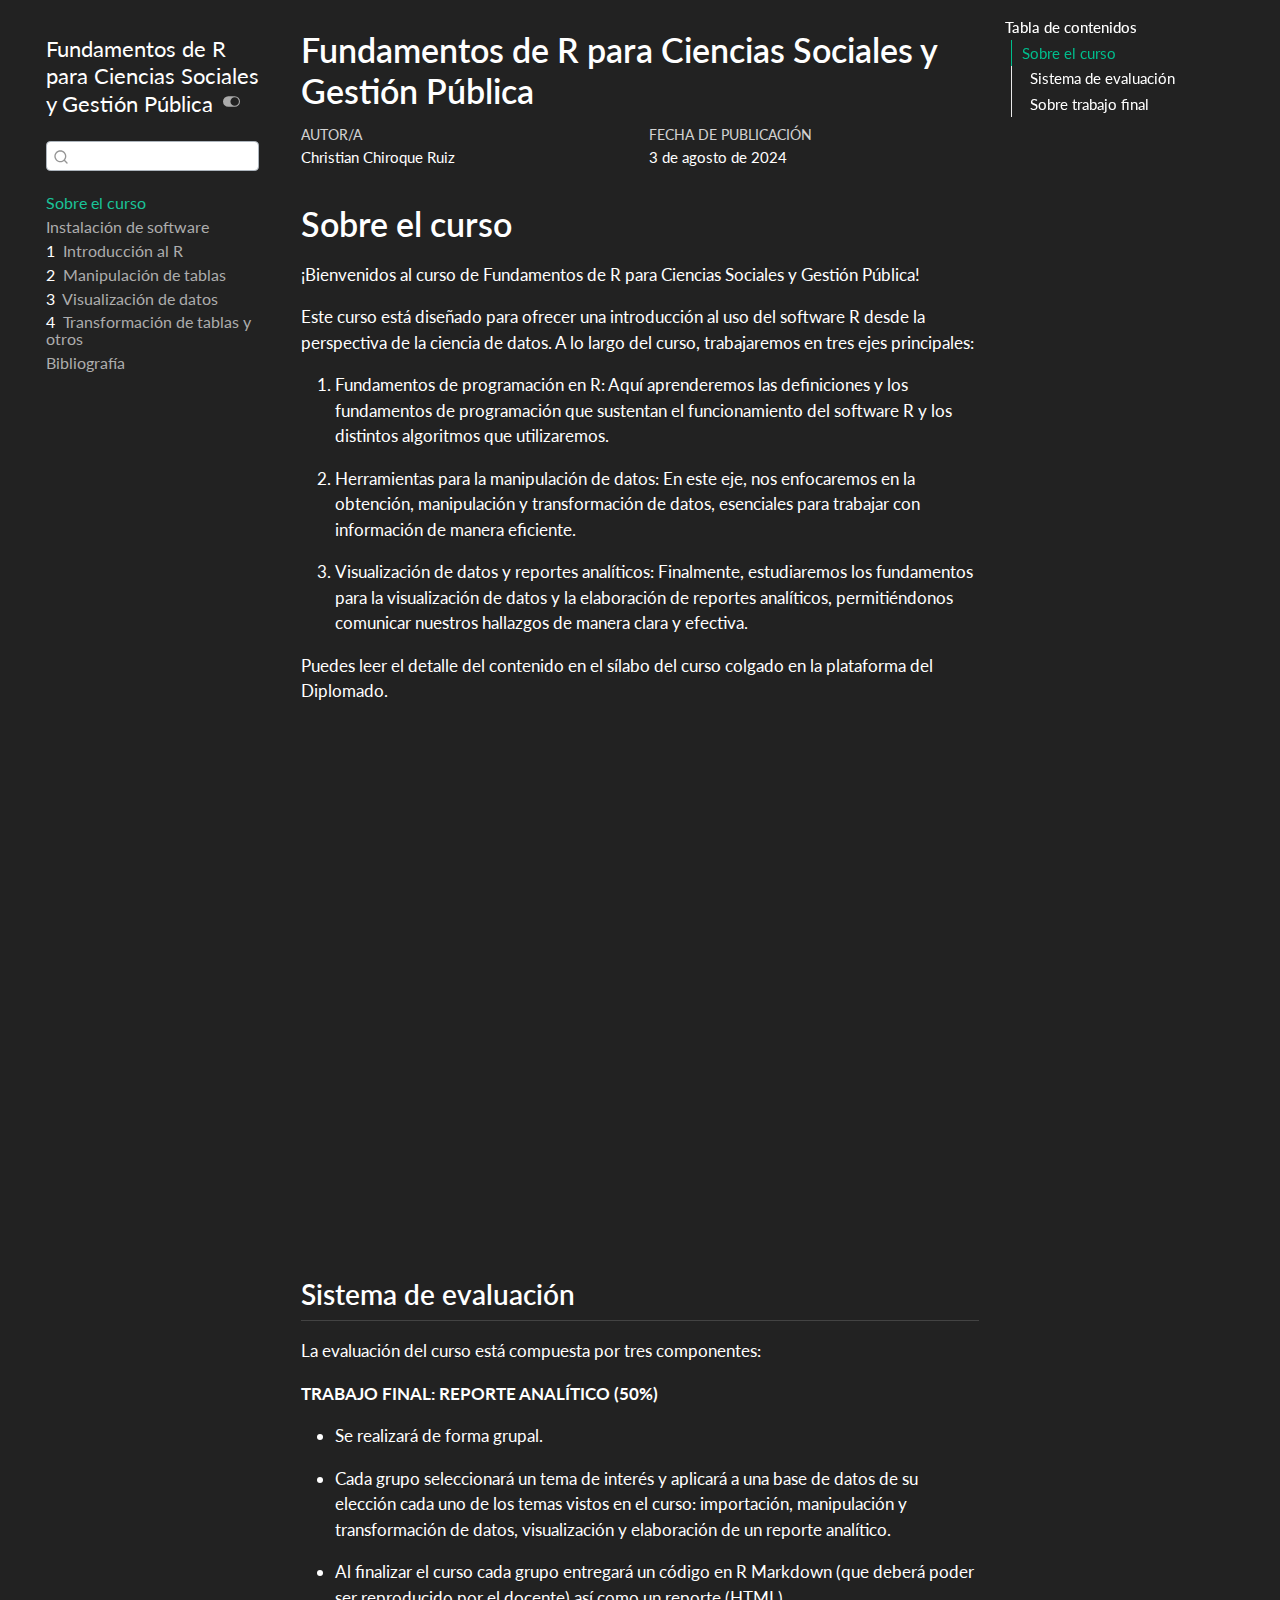
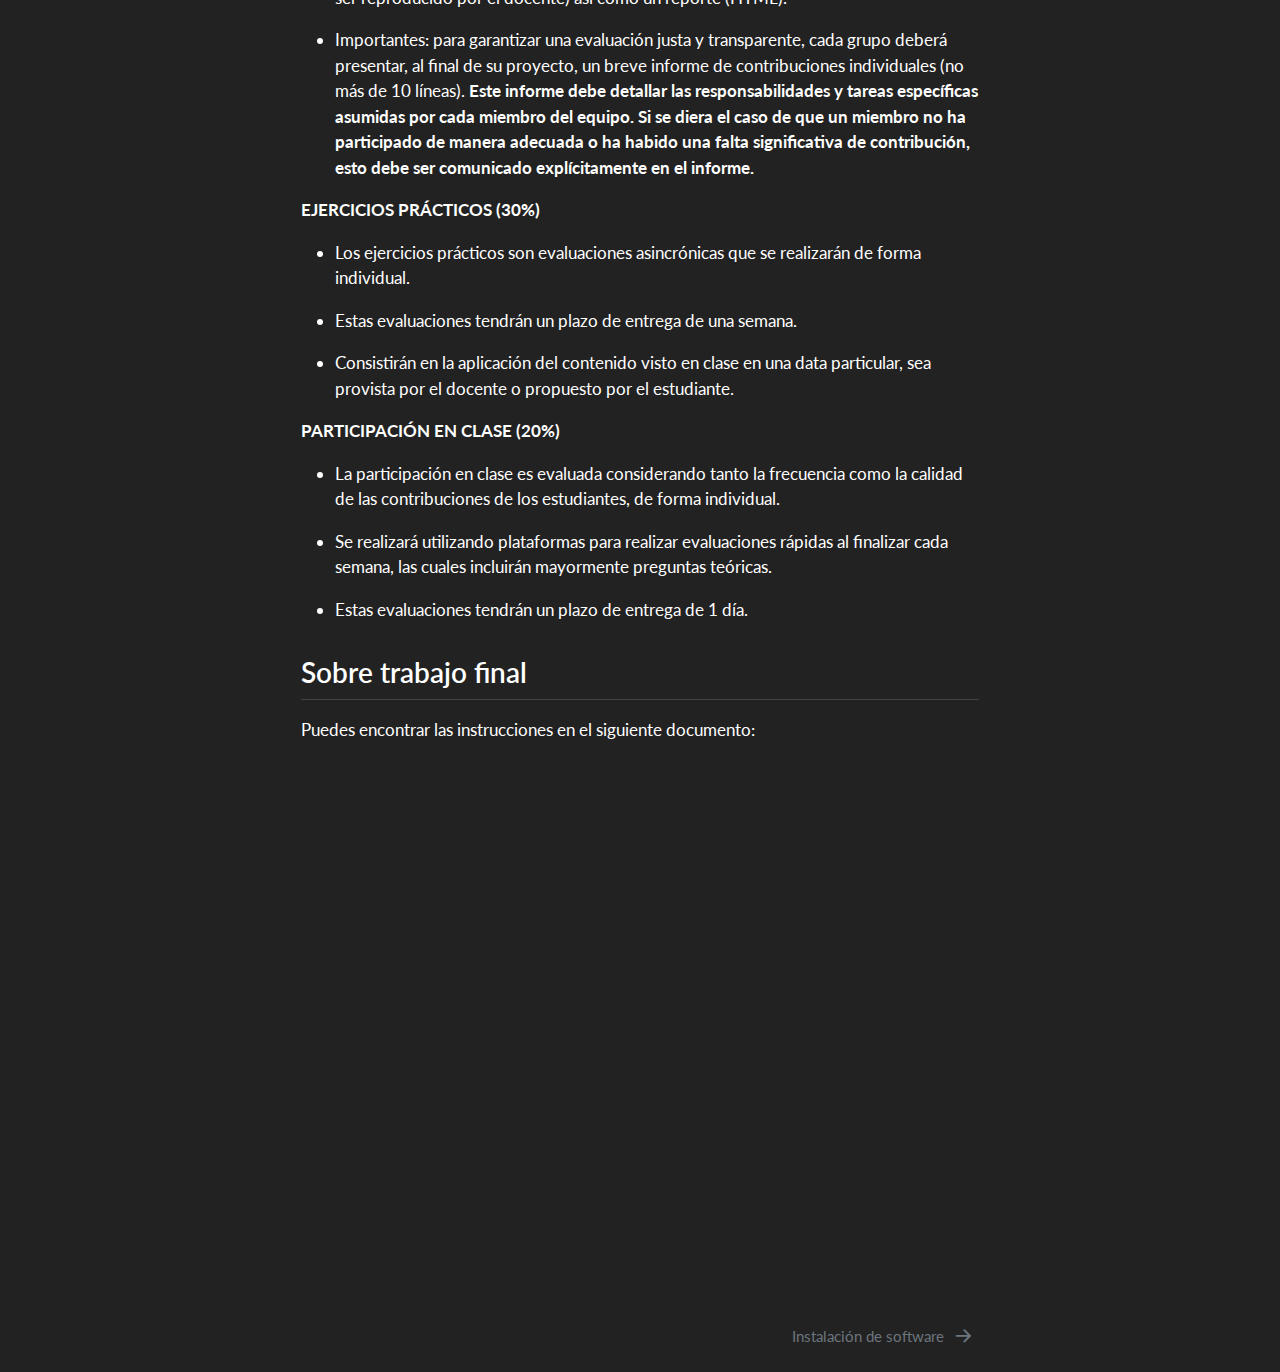
<file: docs/index.html>
<!DOCTYPE html>
<html xmlns="http://www.w3.org/1999/xhtml" lang="es" xml:lang="es"><head>

<meta charset="utf-8">
<meta name="generator" content="quarto-1.4.542">

<meta name="viewport" content="width=device-width, initial-scale=1.0, user-scalable=yes">

<meta name="author" content="Christian Chiroque Ruiz">

<title>Fundamentos de R para Ciencias Sociales y Gestión Pública</title>
<style>
code{white-space: pre-wrap;}
span.smallcaps{font-variant: small-caps;}
div.columns{display: flex; gap: min(4vw, 1.5em);}
div.column{flex: auto; overflow-x: auto;}
div.hanging-indent{margin-left: 1.5em; text-indent: -1.5em;}
ul.task-list{list-style: none;}
ul.task-list li input[type="checkbox"] {
  width: 0.8em;
  margin: 0 0.8em 0.2em -1em; /* quarto-specific, see https://github.com/quarto-dev/quarto-cli/issues/4556 */ 
  vertical-align: middle;
}
</style>


<script src="site_libs/quarto-nav/quarto-nav.js"></script>
<script src="site_libs/quarto-nav/headroom.min.js"></script>
<script src="site_libs/clipboard/clipboard.min.js"></script>
<script src="site_libs/quarto-search/autocomplete.umd.js"></script>
<script src="site_libs/quarto-search/fuse.min.js"></script>
<script src="site_libs/quarto-search/quarto-search.js"></script>
<meta name="quarto:offset" content="./">
<link href="./c0_programas.html" rel="next">
<script src="site_libs/quarto-html/quarto.js"></script>
<script src="site_libs/quarto-html/popper.min.js"></script>
<script src="site_libs/quarto-html/tippy.umd.min.js"></script>
<script src="site_libs/quarto-html/anchor.min.js"></script>
<link href="site_libs/quarto-html/tippy.css" rel="stylesheet">
<link href="site_libs/quarto-html/quarto-syntax-highlighting.css" rel="stylesheet" class="quarto-color-scheme" id="quarto-text-highlighting-styles">
<link href="site_libs/quarto-html/quarto-syntax-highlighting-dark.css" rel="stylesheet" class="quarto-color-scheme quarto-color-alternate" id="quarto-text-highlighting-styles">
<script src="site_libs/bootstrap/bootstrap.min.js"></script>
<link href="site_libs/bootstrap/bootstrap-icons.css" rel="stylesheet">
<link href="site_libs/bootstrap/bootstrap.min.css" rel="stylesheet" class="quarto-color-scheme" id="quarto-bootstrap" data-mode="light">
<link href="site_libs/bootstrap/bootstrap-dark.min.css" rel="stylesheet" class="quarto-color-scheme quarto-color-alternate" id="quarto-bootstrap" data-mode="dark">
<script id="quarto-search-options" type="application/json">{
  "location": "sidebar",
  "copy-button": false,
  "collapse-after": 3,
  "panel-placement": "start",
  "type": "textbox",
  "limit": 50,
  "keyboard-shortcut": [
    "f",
    "/",
    "s"
  ],
  "show-item-context": false,
  "language": {
    "search-no-results-text": "Sin resultados",
    "search-matching-documents-text": "documentos encontrados",
    "search-copy-link-title": "Copiar el enlace en la búsqueda",
    "search-hide-matches-text": "Ocultar resultados adicionales",
    "search-more-match-text": "resultado adicional en este documento",
    "search-more-matches-text": "resultados adicionales en este documento",
    "search-clear-button-title": "Borrar",
    "search-text-placeholder": "",
    "search-detached-cancel-button-title": "Cancelar",
    "search-submit-button-title": "Enviar",
    "search-label": "Buscar"
  }
}</script>


</head>

<body class="nav-sidebar floating">

<div id="quarto-search-results"></div>
  <header id="quarto-header" class="headroom fixed-top">
  <nav class="quarto-secondary-nav">
    <div class="container-fluid d-flex">
      <button type="button" class="quarto-btn-toggle btn" data-bs-toggle="collapse" data-bs-target=".quarto-sidebar-collapse-item" aria-controls="quarto-sidebar" aria-expanded="false" aria-label="Alternar barra lateral" onclick="if (window.quartoToggleHeadroom) { window.quartoToggleHeadroom(); }">
        <i class="bi bi-layout-text-sidebar-reverse"></i>
      </button>
        <nav class="quarto-page-breadcrumbs" aria-label="breadcrumb"><ol class="breadcrumb"><li class="breadcrumb-item"><a href="./index.html">Sobre el curso</a></li></ol></nav>
        <a class="flex-grow-1" role="button" data-bs-toggle="collapse" data-bs-target=".quarto-sidebar-collapse-item" aria-controls="quarto-sidebar" aria-expanded="false" aria-label="Alternar barra lateral" onclick="if (window.quartoToggleHeadroom) { window.quartoToggleHeadroom(); }">      
        </a>
      <button type="button" class="btn quarto-search-button" aria-label="" onclick="window.quartoOpenSearch();">
        <i class="bi bi-search"></i>
      </button>
    </div>
  </nav>
</header>
<!-- content -->
<div id="quarto-content" class="quarto-container page-columns page-rows-contents page-layout-article">
<!-- sidebar -->
  <nav id="quarto-sidebar" class="sidebar collapse collapse-horizontal quarto-sidebar-collapse-item sidebar-navigation floating overflow-auto">
    <div class="pt-lg-2 mt-2 text-left sidebar-header">
    <div class="sidebar-title mb-0 py-0">
      <a href="./">Fundamentos de R para Ciencias Sociales y Gestión Pública</a> 
        <div class="sidebar-tools-main">
  <a href="" class="quarto-color-scheme-toggle quarto-navigation-tool  px-1" onclick="window.quartoToggleColorScheme(); return false;" title="Alternar modo oscuro"><i class="bi"></i></a>
</div>
    </div>
      </div>
        <div class="mt-2 flex-shrink-0 align-items-center">
        <div class="sidebar-search">
        <div id="quarto-search" class="" title="Buscar"></div>
        </div>
        </div>
    <div class="sidebar-menu-container"> 
    <ul class="list-unstyled mt-1">
        <li class="sidebar-item">
  <div class="sidebar-item-container"> 
  <a href="./index.html" class="sidebar-item-text sidebar-link active">
 <span class="menu-text">Sobre el curso</span></a>
  </div>
</li>
        <li class="sidebar-item">
  <div class="sidebar-item-container"> 
  <a href="./c0_programas.html" class="sidebar-item-text sidebar-link">
 <span class="menu-text">Instalación de software</span></a>
  </div>
</li>
        <li class="sidebar-item">
  <div class="sidebar-item-container"> 
  <a href="./c1_objetos.html" class="sidebar-item-text sidebar-link">
 <span class="menu-text"><span class="chapter-number">1</span>&nbsp; <span class="chapter-title">Introducción al R</span></span></a>
  </div>
</li>
        <li class="sidebar-item">
  <div class="sidebar-item-container"> 
  <a href="./c2_manipulacion.html" class="sidebar-item-text sidebar-link">
 <span class="menu-text"><span class="chapter-number">2</span>&nbsp; <span class="chapter-title">Manipulación de tablas</span></span></a>
  </div>
</li>
        <li class="sidebar-item">
  <div class="sidebar-item-container"> 
  <a href="./c3_visualizacion.html" class="sidebar-item-text sidebar-link">
 <span class="menu-text"><span class="chapter-number">3</span>&nbsp; <span class="chapter-title">Visualización de datos</span></span></a>
  </div>
</li>
        <li class="sidebar-item">
  <div class="sidebar-item-container"> 
  <a href="./c4_transformacion.html" class="sidebar-item-text sidebar-link">
 <span class="menu-text"><span class="chapter-number">4</span>&nbsp; <span class="chapter-title">Transformación de tablas y otros</span></span></a>
  </div>
</li>
        <li class="sidebar-item">
  <div class="sidebar-item-container"> 
  <a href="./references.html" class="sidebar-item-text sidebar-link">
 <span class="menu-text">Bibliografía</span></a>
  </div>
</li>
    </ul>
    </div>
</nav>
<div id="quarto-sidebar-glass" class="quarto-sidebar-collapse-item" data-bs-toggle="collapse" data-bs-target=".quarto-sidebar-collapse-item"></div>
<!-- margin-sidebar -->
    <div id="quarto-margin-sidebar" class="sidebar margin-sidebar">
        <nav id="TOC" role="doc-toc" class="toc-active">
    <h2 id="toc-title">Tabla de contenidos</h2>
   
  <ul>
  <li><a href="#sobre-el-curso" id="toc-sobre-el-curso" class="nav-link active" data-scroll-target="#sobre-el-curso">Sobre el curso</a>
  <ul class="collapse">
  <li><a href="#sistema-de-evaluación" id="toc-sistema-de-evaluación" class="nav-link" data-scroll-target="#sistema-de-evaluación">Sistema de evaluación</a></li>
  <li><a href="#sobre-trabajo-final" id="toc-sobre-trabajo-final" class="nav-link" data-scroll-target="#sobre-trabajo-final">Sobre trabajo final</a></li>
  </ul></li>
  </ul>
</nav>
    </div>
<!-- main -->
<main class="content" id="quarto-document-content">

<header id="title-block-header" class="quarto-title-block default">
<div class="quarto-title">
<h1 class="title">Fundamentos de R para Ciencias Sociales y Gestión Pública</h1>
</div>



<div class="quarto-title-meta">

    <div>
    <div class="quarto-title-meta-heading">Autor/a</div>
    <div class="quarto-title-meta-contents">
             <p>Christian Chiroque Ruiz </p>
          </div>
  </div>
    
    <div>
    <div class="quarto-title-meta-heading">Fecha de publicación</div>
    <div class="quarto-title-meta-contents">
      <p class="date">3 de agosto de 2024</p>
    </div>
  </div>
  
    
  </div>
  


</header>


<section id="sobre-el-curso" class="level1 unnumbered">
<h1 class="unnumbered">Sobre el curso</h1>
<p>¡Bienvenidos al curso de Fundamentos de R para Ciencias Sociales y Gestión Pública!</p>
<p>Este curso está diseñado para ofrecer una introducción al uso del software R desde la perspectiva de la ciencia de datos. A lo largo del curso, trabajaremos en tres ejes principales:</p>
<ol type="1">
<li><p>Fundamentos de programación en R: Aquí aprenderemos las definiciones y los fundamentos de programación que sustentan el funcionamiento del software R y los distintos algoritmos que utilizaremos.</p></li>
<li><p>Herramientas para la manipulación de datos: En este eje, nos enfocaremos en la obtención, manipulación y transformación de datos, esenciales para trabajar con información de manera eficiente.</p></li>
<li><p>Visualización de datos y reportes analíticos: Finalmente, estudiaremos los fundamentos para la visualización de datos y la elaboración de reportes analíticos, permitiéndonos comunicar nuestros hallazgos de manera clara y efectiva.</p></li>
</ol>
<p>Puedes leer el detalle del contenido en el sílabo del curso colgado en la plataforma del Diplomado.</p>
<iframe src="files/silabo.pdf" width="700" height="500" style="border: none;"></iframe>
<section id="sistema-de-evaluación" class="level2">
<h2 class="anchored" data-anchor-id="sistema-de-evaluación">Sistema de evaluación</h2>
<p>La evaluación del curso está compuesta por tres componentes:</p>
<p><strong>TRABAJO FINAL: REPORTE ANALÍTICO (50%)</strong></p>
<ul>
<li><p>Se realizará de forma grupal.</p></li>
<li><p>Cada grupo seleccionará un tema de interés y aplicará a una base de datos de su elección cada uno de los temas vistos en el curso: importación, manipulación y transformación de datos, visualización y elaboración de un reporte analítico.</p></li>
<li><p>Al finalizar el curso cada grupo entregará un código en R Markdown (que deberá poder ser reproducido por el docente) así como un reporte (HTML).</p></li>
<li><p>Importantes: para garantizar una evaluación justa y transparente, cada grupo deberá presentar, al final de su proyecto, un breve informe de contribuciones individuales (no más de 10 líneas). <strong>Este informe debe detallar las responsabilidades y tareas específicas asumidas por cada miembro del equipo. Si se diera el caso de que un miembro no ha participado de manera adecuada o ha habido una falta significativa de contribución, esto debe ser comunicado explícitamente en el informe.</strong></p></li>
</ul>
<p><strong>EJERCICIOS PRÁCTICOS (30%)</strong></p>
<ul>
<li><p>Los ejercicios prácticos son evaluaciones asincrónicas que se realizarán de forma individual.</p></li>
<li><p>Estas evaluaciones tendrán un plazo de entrega de una semana.</p></li>
<li><p>Consistirán en la aplicación del contenido visto en clase en una data particular, sea provista por el docente o propuesto por el estudiante.</p></li>
</ul>
<p><strong>PARTICIPACIÓN EN CLASE (20%)</strong></p>
<ul>
<li><p>La participación en clase es evaluada considerando tanto la frecuencia como la calidad de las contribuciones de los estudiantes, de forma individual.</p></li>
<li><p>Se realizará utilizando plataformas para realizar evaluaciones rápidas al finalizar cada semana, las cuales incluirán mayormente preguntas teóricas.</p></li>
<li><p>Estas evaluaciones tendrán un plazo de entrega de 1 día.</p></li>
</ul>
</section>
<section id="sobre-trabajo-final" class="level2">
<h2 class="anchored" data-anchor-id="sobre-trabajo-final">Sobre trabajo final</h2>
<p>Puedes encontrar las instrucciones en el siguiente documento:</p>
<iframe src="files/trabajo_grupal.pdf" width="700" height="500" style="border: none;"></iframe>


</section>
</section>

</main> <!-- /main -->
<script id="quarto-html-after-body" type="application/javascript">
window.document.addEventListener("DOMContentLoaded", function (event) {
  const toggleBodyColorMode = (bsSheetEl) => {
    const mode = bsSheetEl.getAttribute("data-mode");
    const bodyEl = window.document.querySelector("body");
    if (mode === "dark") {
      bodyEl.classList.add("quarto-dark");
      bodyEl.classList.remove("quarto-light");
    } else {
      bodyEl.classList.add("quarto-light");
      bodyEl.classList.remove("quarto-dark");
    }
  }
  const toggleBodyColorPrimary = () => {
    const bsSheetEl = window.document.querySelector("link#quarto-bootstrap");
    if (bsSheetEl) {
      toggleBodyColorMode(bsSheetEl);
    }
  }
  toggleBodyColorPrimary();  
  const disableStylesheet = (stylesheets) => {
    for (let i=0; i < stylesheets.length; i++) {
      const stylesheet = stylesheets[i];
      stylesheet.rel = 'prefetch';
    }
  }
  const enableStylesheet = (stylesheets) => {
    for (let i=0; i < stylesheets.length; i++) {
      const stylesheet = stylesheets[i];
      stylesheet.rel = 'stylesheet';
    }
  }
  const manageTransitions = (selector, allowTransitions) => {
    const els = window.document.querySelectorAll(selector);
    for (let i=0; i < els.length; i++) {
      const el = els[i];
      if (allowTransitions) {
        el.classList.remove('notransition');
      } else {
        el.classList.add('notransition');
      }
    }
  }
  const toggleGiscusIfUsed = (isAlternate, darkModeDefault) => {
    const baseTheme = document.querySelector('#giscus-base-theme')?.value ?? 'light';
    const alternateTheme = document.querySelector('#giscus-alt-theme')?.value ?? 'dark';
    let newTheme = '';
    if(darkModeDefault) {
      newTheme = isAlternate ? baseTheme : alternateTheme;
    } else {
      newTheme = isAlternate ? alternateTheme : baseTheme;
    }
    const changeGiscusTheme = () => {
      // From: https://github.com/giscus/giscus/issues/336
      const sendMessage = (message) => {
        const iframe = document.querySelector('iframe.giscus-frame');
        if (!iframe) return;
        iframe.contentWindow.postMessage({ giscus: message }, 'https://giscus.app');
      }
      sendMessage({
        setConfig: {
          theme: newTheme
        }
      });
    }
    const isGiscussLoaded = window.document.querySelector('iframe.giscus-frame') !== null;
    if (isGiscussLoaded) {
      changeGiscusTheme();
    }
  }
  const toggleColorMode = (alternate) => {
    // Switch the stylesheets
    const alternateStylesheets = window.document.querySelectorAll('link.quarto-color-scheme.quarto-color-alternate');
    manageTransitions('#quarto-margin-sidebar .nav-link', false);
    if (alternate) {
      enableStylesheet(alternateStylesheets);
      for (const sheetNode of alternateStylesheets) {
        if (sheetNode.id === "quarto-bootstrap") {
          toggleBodyColorMode(sheetNode);
        }
      }
    } else {
      disableStylesheet(alternateStylesheets);
      toggleBodyColorPrimary();
    }
    manageTransitions('#quarto-margin-sidebar .nav-link', true);
    // Switch the toggles
    const toggles = window.document.querySelectorAll('.quarto-color-scheme-toggle');
    for (let i=0; i < toggles.length; i++) {
      const toggle = toggles[i];
      if (toggle) {
        if (alternate) {
          toggle.classList.add("alternate");     
        } else {
          toggle.classList.remove("alternate");
        }
      }
    }
    // Hack to workaround the fact that safari doesn't
    // properly recolor the scrollbar when toggling (#1455)
    if (navigator.userAgent.indexOf('Safari') > 0 && navigator.userAgent.indexOf('Chrome') == -1) {
      manageTransitions("body", false);
      window.scrollTo(0, 1);
      setTimeout(() => {
        window.scrollTo(0, 0);
        manageTransitions("body", true);
      }, 40);  
    }
  }
  const isFileUrl = () => { 
    return window.location.protocol === 'file:';
  }
  const hasAlternateSentinel = () => {  
    let styleSentinel = getColorSchemeSentinel();
    if (styleSentinel !== null) {
      return styleSentinel === "alternate";
    } else {
      return false;
    }
  }
  const setStyleSentinel = (alternate) => {
    const value = alternate ? "alternate" : "default";
    if (!isFileUrl()) {
      window.localStorage.setItem("quarto-color-scheme", value);
    } else {
      localAlternateSentinel = value;
    }
  }
  const getColorSchemeSentinel = () => {
    if (!isFileUrl()) {
      const storageValue = window.localStorage.getItem("quarto-color-scheme");
      return storageValue != null ? storageValue : localAlternateSentinel;
    } else {
      return localAlternateSentinel;
    }
  }
  const darkModeDefault = true;
  let localAlternateSentinel = darkModeDefault ? 'alternate' : 'default';
  // Dark / light mode switch
  window.quartoToggleColorScheme = () => {
    // Read the current dark / light value 
    let toAlternate = !hasAlternateSentinel();
    toggleColorMode(toAlternate);
    setStyleSentinel(toAlternate);
    toggleGiscusIfUsed(toAlternate, darkModeDefault);
  };
  // Ensure there is a toggle, if there isn't float one in the top right
  if (window.document.querySelector('.quarto-color-scheme-toggle') === null) {
    const a = window.document.createElement('a');
    a.classList.add('top-right');
    a.classList.add('quarto-color-scheme-toggle');
    a.href = "";
    a.onclick = function() { try { window.quartoToggleColorScheme(); } catch {} return false; };
    const i = window.document.createElement("i");
    i.classList.add('bi');
    a.appendChild(i);
    window.document.body.appendChild(a);
  }
  // Switch to dark mode if need be
  if (hasAlternateSentinel()) {
    toggleColorMode(true);
  } else {
    toggleColorMode(false);
  }
  const icon = "";
  const anchorJS = new window.AnchorJS();
  anchorJS.options = {
    placement: 'right',
    icon: icon
  };
  anchorJS.add('.anchored');
  const isCodeAnnotation = (el) => {
    for (const clz of el.classList) {
      if (clz.startsWith('code-annotation-')) {                     
        return true;
      }
    }
    return false;
  }
  const clipboard = new window.ClipboardJS('.code-copy-button', {
    text: function(trigger) {
      const codeEl = trigger.previousElementSibling.cloneNode(true);
      for (const childEl of codeEl.children) {
        if (isCodeAnnotation(childEl)) {
          childEl.remove();
        }
      }
      return codeEl.innerText;
    }
  });
  clipboard.on('success', function(e) {
    // button target
    const button = e.trigger;
    // don't keep focus
    button.blur();
    // flash "checked"
    button.classList.add('code-copy-button-checked');
    var currentTitle = button.getAttribute("title");
    button.setAttribute("title", "Copiado");
    let tooltip;
    if (window.bootstrap) {
      button.setAttribute("data-bs-toggle", "tooltip");
      button.setAttribute("data-bs-placement", "left");
      button.setAttribute("data-bs-title", "Copiado");
      tooltip = new bootstrap.Tooltip(button, 
        { trigger: "manual", 
          customClass: "code-copy-button-tooltip",
          offset: [0, -8]});
      tooltip.show();    
    }
    setTimeout(function() {
      if (tooltip) {
        tooltip.hide();
        button.removeAttribute("data-bs-title");
        button.removeAttribute("data-bs-toggle");
        button.removeAttribute("data-bs-placement");
      }
      button.setAttribute("title", currentTitle);
      button.classList.remove('code-copy-button-checked');
    }, 1000);
    // clear code selection
    e.clearSelection();
  });
  function tippyHover(el, contentFn, onTriggerFn, onUntriggerFn) {
    const config = {
      allowHTML: true,
      maxWidth: 500,
      delay: 100,
      arrow: false,
      appendTo: function(el) {
          return el.parentElement;
      },
      interactive: true,
      interactiveBorder: 10,
      theme: 'quarto',
      placement: 'bottom-start',
    };
    if (contentFn) {
      config.content = contentFn;
    }
    if (onTriggerFn) {
      config.onTrigger = onTriggerFn;
    }
    if (onUntriggerFn) {
      config.onUntrigger = onUntriggerFn;
    }
    window.tippy(el, config); 
  }
  const noterefs = window.document.querySelectorAll('a[role="doc-noteref"]');
  for (var i=0; i<noterefs.length; i++) {
    const ref = noterefs[i];
    tippyHover(ref, function() {
      // use id or data attribute instead here
      let href = ref.getAttribute('data-footnote-href') || ref.getAttribute('href');
      try { href = new URL(href).hash; } catch {}
      const id = href.replace(/^#\/?/, "");
      const note = window.document.getElementById(id);
      return note.innerHTML;
    });
  }
  const xrefs = window.document.querySelectorAll('a.quarto-xref');
  const processXRef = (id, note) => {
    // Strip column container classes
    const stripColumnClz = (el) => {
      el.classList.remove("page-full", "page-columns");
      if (el.children) {
        for (const child of el.children) {
          stripColumnClz(child);
        }
      }
    }
    stripColumnClz(note)
    if (id === null || id.startsWith('sec-')) {
      // Special case sections, only their first couple elements
      const container = document.createElement("div");
      if (note.children && note.children.length > 2) {
        container.appendChild(note.children[0].cloneNode(true));
        for (let i = 1; i < note.children.length; i++) {
          const child = note.children[i];
          if (child.tagName === "P" && child.innerText === "") {
            continue;
          } else {
            container.appendChild(child.cloneNode(true));
            break;
          }
        }
        if (window.Quarto?.typesetMath) {
          window.Quarto.typesetMath(container);
        }
        return container.innerHTML
      } else {
        if (window.Quarto?.typesetMath) {
          window.Quarto.typesetMath(note);
        }
        return note.innerHTML;
      }
    } else {
      // Remove any anchor links if they are present
      const anchorLink = note.querySelector('a.anchorjs-link');
      if (anchorLink) {
        anchorLink.remove();
      }
      if (window.Quarto?.typesetMath) {
        window.Quarto.typesetMath(note);
      }
      return note.innerHTML;
    }
  }
  for (var i=0; i<xrefs.length; i++) {
    const xref = xrefs[i];
    tippyHover(xref, undefined, function(instance) {
      instance.disable();
      let url = xref.getAttribute('href');
      let hash = undefined; 
      if (url.startsWith('#')) {
        hash = url;
      } else {
        try { hash = new URL(url).hash; } catch {}
      }
      if (hash) {
        const id = hash.replace(/^#\/?/, "");
        const note = window.document.getElementById(id);
        if (note !== null) {
          try {
            const html = processXRef(id, note.cloneNode(true));
            instance.setContent(html);
          } finally {
            instance.enable();
            instance.show();
          }
        } else {
          // See if we can fetch this
          fetch(url.split('#')[0])
          .then(res => res.text())
          .then(html => {
            const parser = new DOMParser();
            const htmlDoc = parser.parseFromString(html, "text/html");
            const note = htmlDoc.getElementById(id);
            if (note !== null) {
              const html = processXRef(id, note);
              instance.setContent(html);
            } 
          }).finally(() => {
            instance.enable();
            instance.show();
          });
        }
      } else {
        // See if we can fetch a full url (with no hash to target)
        // This is a special case and we should probably do some content thinning / targeting
        fetch(url)
        .then(res => res.text())
        .then(html => {
          const parser = new DOMParser();
          const htmlDoc = parser.parseFromString(html, "text/html");
          const note = htmlDoc.querySelector('main.content');
          if (note !== null) {
            // This should only happen for chapter cross references
            // (since there is no id in the URL)
            // remove the first header
            if (note.children.length > 0 && note.children[0].tagName === "HEADER") {
              note.children[0].remove();
            }
            const html = processXRef(null, note);
            instance.setContent(html);
          } 
        }).finally(() => {
          instance.enable();
          instance.show();
        });
      }
    }, function(instance) {
    });
  }
      let selectedAnnoteEl;
      const selectorForAnnotation = ( cell, annotation) => {
        let cellAttr = 'data-code-cell="' + cell + '"';
        let lineAttr = 'data-code-annotation="' +  annotation + '"';
        const selector = 'span[' + cellAttr + '][' + lineAttr + ']';
        return selector;
      }
      const selectCodeLines = (annoteEl) => {
        const doc = window.document;
        const targetCell = annoteEl.getAttribute("data-target-cell");
        const targetAnnotation = annoteEl.getAttribute("data-target-annotation");
        const annoteSpan = window.document.querySelector(selectorForAnnotation(targetCell, targetAnnotation));
        const lines = annoteSpan.getAttribute("data-code-lines").split(",");
        const lineIds = lines.map((line) => {
          return targetCell + "-" + line;
        })
        let top = null;
        let height = null;
        let parent = null;
        if (lineIds.length > 0) {
            //compute the position of the single el (top and bottom and make a div)
            const el = window.document.getElementById(lineIds[0]);
            top = el.offsetTop;
            height = el.offsetHeight;
            parent = el.parentElement.parentElement;
          if (lineIds.length > 1) {
            const lastEl = window.document.getElementById(lineIds[lineIds.length - 1]);
            const bottom = lastEl.offsetTop + lastEl.offsetHeight;
            height = bottom - top;
          }
          if (top !== null && height !== null && parent !== null) {
            // cook up a div (if necessary) and position it 
            let div = window.document.getElementById("code-annotation-line-highlight");
            if (div === null) {
              div = window.document.createElement("div");
              div.setAttribute("id", "code-annotation-line-highlight");
              div.style.position = 'absolute';
              parent.appendChild(div);
            }
            div.style.top = top - 2 + "px";
            div.style.height = height + 4 + "px";
            div.style.left = 0;
            let gutterDiv = window.document.getElementById("code-annotation-line-highlight-gutter");
            if (gutterDiv === null) {
              gutterDiv = window.document.createElement("div");
              gutterDiv.setAttribute("id", "code-annotation-line-highlight-gutter");
              gutterDiv.style.position = 'absolute';
              const codeCell = window.document.getElementById(targetCell);
              const gutter = codeCell.querySelector('.code-annotation-gutter');
              gutter.appendChild(gutterDiv);
            }
            gutterDiv.style.top = top - 2 + "px";
            gutterDiv.style.height = height + 4 + "px";
          }
          selectedAnnoteEl = annoteEl;
        }
      };
      const unselectCodeLines = () => {
        const elementsIds = ["code-annotation-line-highlight", "code-annotation-line-highlight-gutter"];
        elementsIds.forEach((elId) => {
          const div = window.document.getElementById(elId);
          if (div) {
            div.remove();
          }
        });
        selectedAnnoteEl = undefined;
      };
        // Handle positioning of the toggle
    window.addEventListener(
      "resize",
      throttle(() => {
        elRect = undefined;
        if (selectedAnnoteEl) {
          selectCodeLines(selectedAnnoteEl);
        }
      }, 10)
    );
    function throttle(fn, ms) {
    let throttle = false;
    let timer;
      return (...args) => {
        if(!throttle) { // first call gets through
            fn.apply(this, args);
            throttle = true;
        } else { // all the others get throttled
            if(timer) clearTimeout(timer); // cancel #2
            timer = setTimeout(() => {
              fn.apply(this, args);
              timer = throttle = false;
            }, ms);
        }
      };
    }
      // Attach click handler to the DT
      const annoteDls = window.document.querySelectorAll('dt[data-target-cell]');
      for (const annoteDlNode of annoteDls) {
        annoteDlNode.addEventListener('click', (event) => {
          const clickedEl = event.target;
          if (clickedEl !== selectedAnnoteEl) {
            unselectCodeLines();
            const activeEl = window.document.querySelector('dt[data-target-cell].code-annotation-active');
            if (activeEl) {
              activeEl.classList.remove('code-annotation-active');
            }
            selectCodeLines(clickedEl);
            clickedEl.classList.add('code-annotation-active');
          } else {
            // Unselect the line
            unselectCodeLines();
            clickedEl.classList.remove('code-annotation-active');
          }
        });
      }
  const findCites = (el) => {
    const parentEl = el.parentElement;
    if (parentEl) {
      const cites = parentEl.dataset.cites;
      if (cites) {
        return {
          el,
          cites: cites.split(' ')
        };
      } else {
        return findCites(el.parentElement)
      }
    } else {
      return undefined;
    }
  };
  var bibliorefs = window.document.querySelectorAll('a[role="doc-biblioref"]');
  for (var i=0; i<bibliorefs.length; i++) {
    const ref = bibliorefs[i];
    const citeInfo = findCites(ref);
    if (citeInfo) {
      tippyHover(citeInfo.el, function() {
        var popup = window.document.createElement('div');
        citeInfo.cites.forEach(function(cite) {
          var citeDiv = window.document.createElement('div');
          citeDiv.classList.add('hanging-indent');
          citeDiv.classList.add('csl-entry');
          var biblioDiv = window.document.getElementById('ref-' + cite);
          if (biblioDiv) {
            citeDiv.innerHTML = biblioDiv.innerHTML;
          }
          popup.appendChild(citeDiv);
        });
        return popup.innerHTML;
      });
    }
  }
});
</script>
<nav class="page-navigation">
  <div class="nav-page nav-page-previous">
  </div>
  <div class="nav-page nav-page-next">
      <a href="./c0_programas.html" class="pagination-link" aria-label="Instalación de software">
        <span class="nav-page-text">Instalación de software</span> <i class="bi bi-arrow-right-short"></i>
      </a>
  </div>
</nav>
</div> <!-- /content -->




</body></html>
</file>
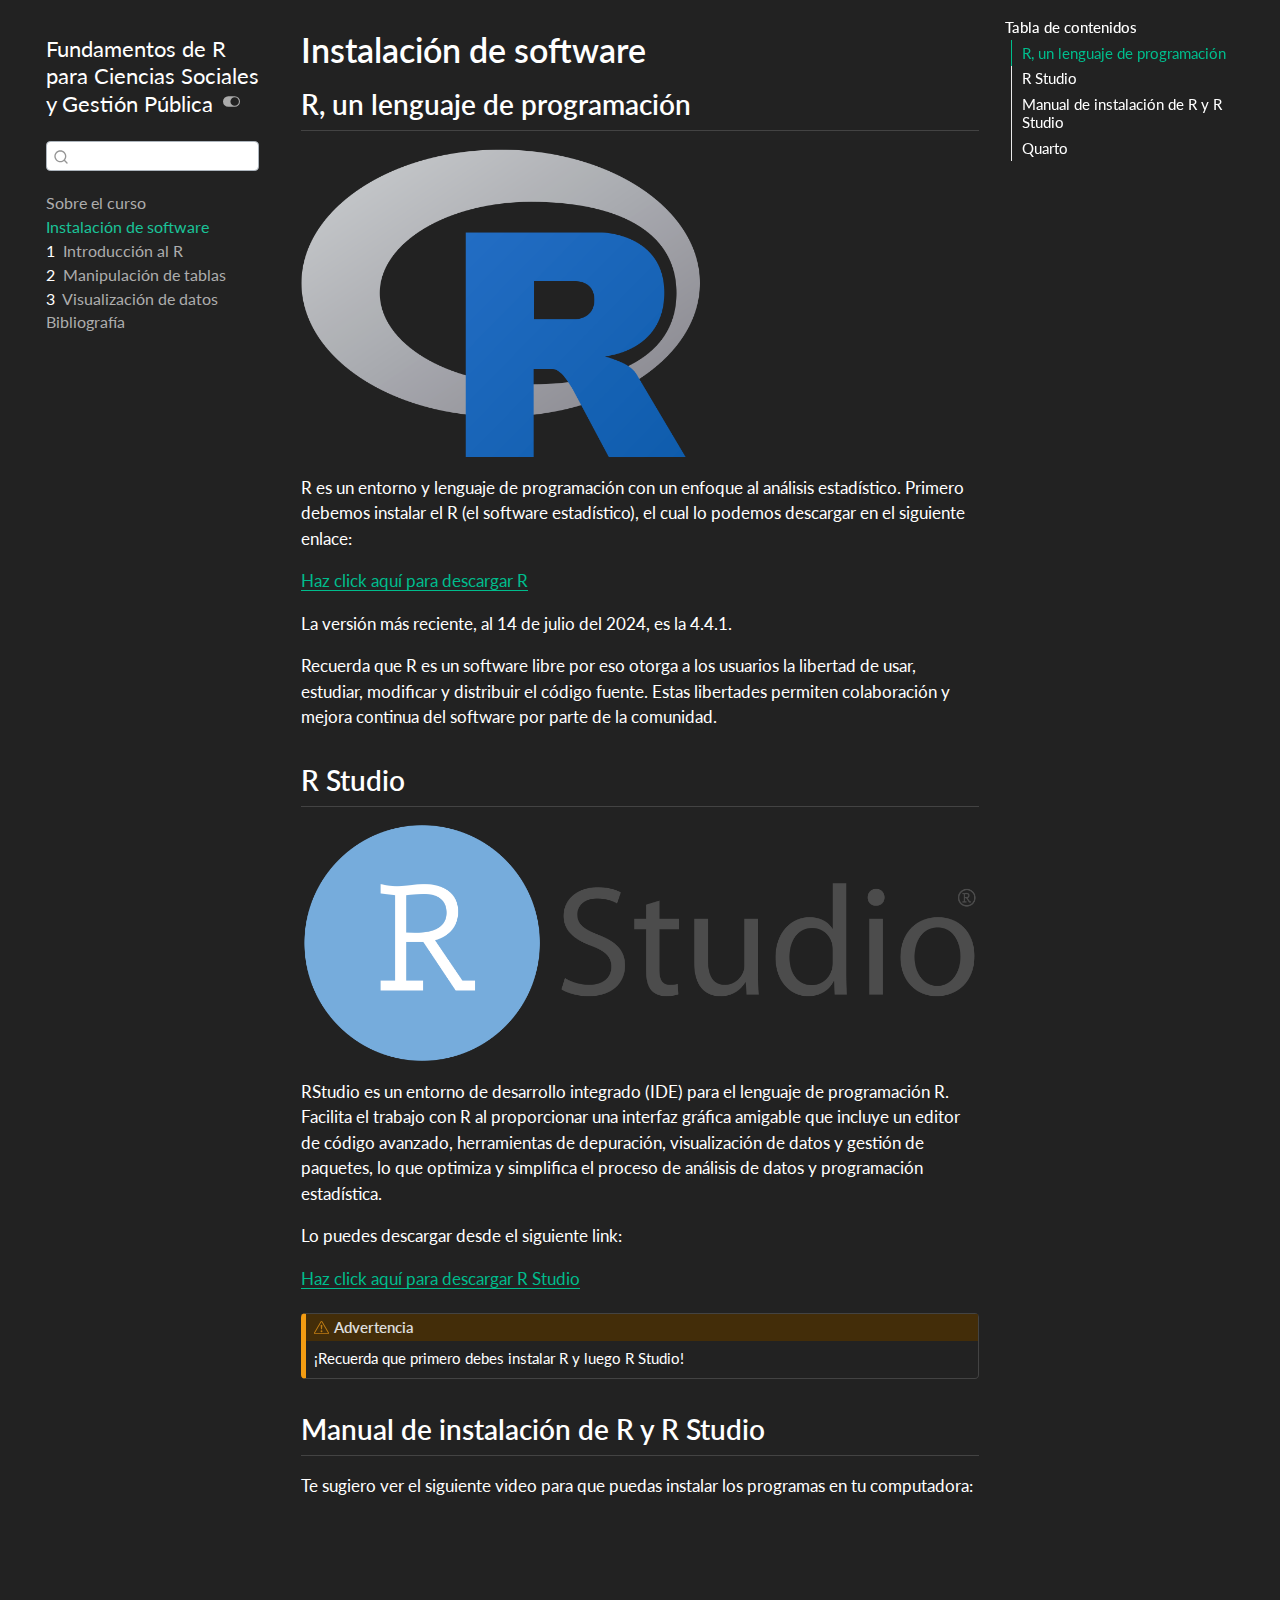
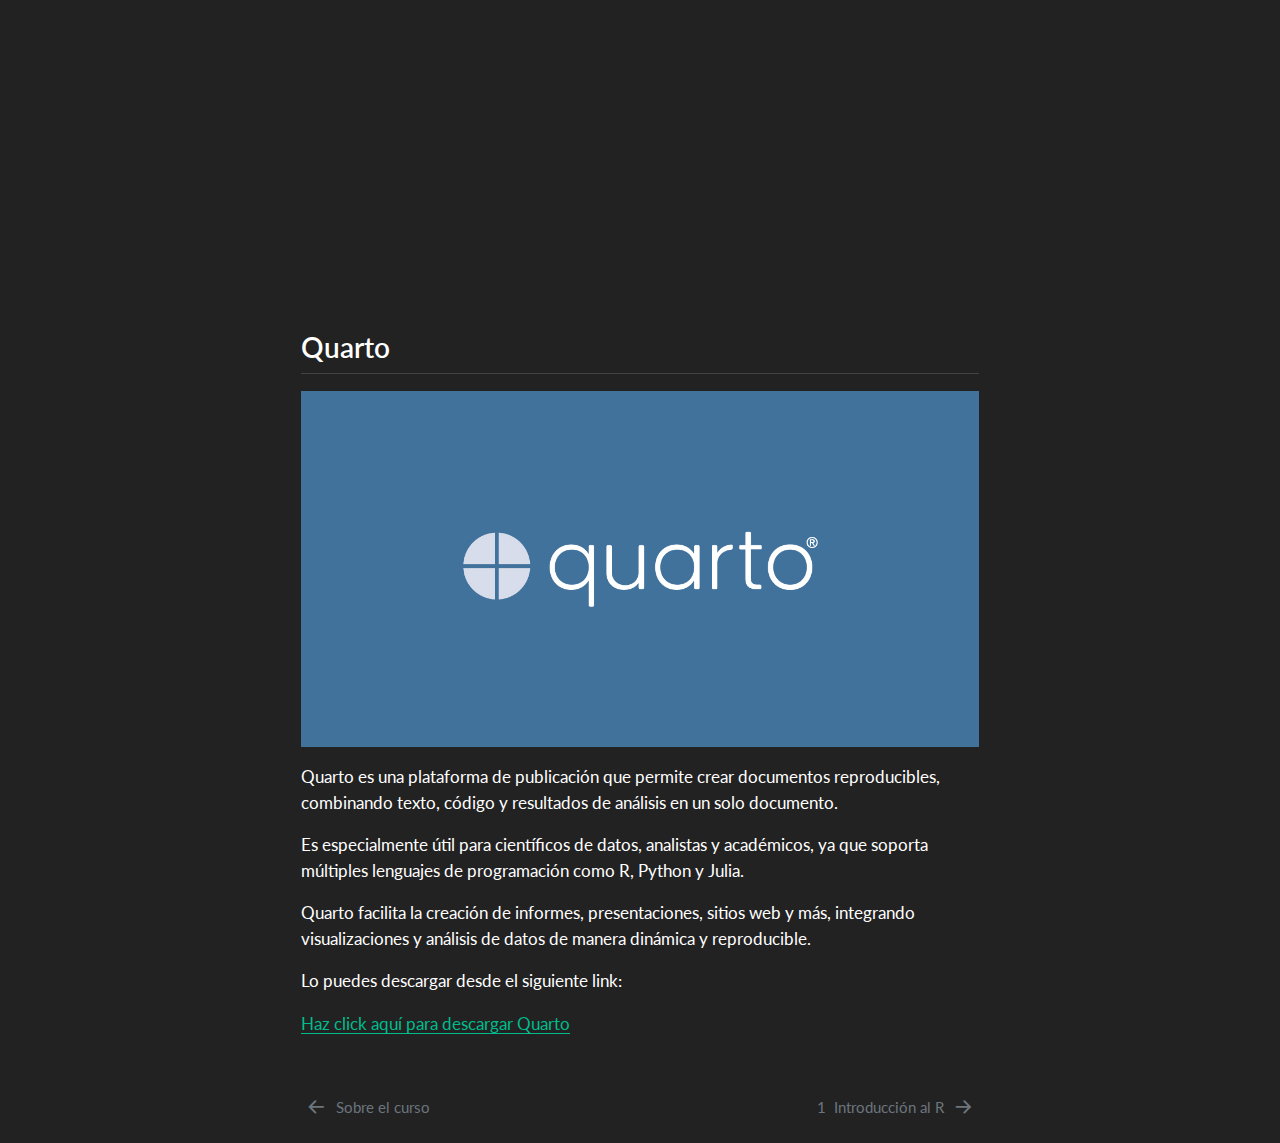
<file: docs/c0_programas.html>
<!DOCTYPE html>
<html xmlns="http://www.w3.org/1999/xhtml" lang="es" xml:lang="es"><head>

<meta charset="utf-8">
<meta name="generator" content="quarto-1.4.542">

<meta name="viewport" content="width=device-width, initial-scale=1.0, user-scalable=yes">


<title>Fundamentos de R para Ciencias Sociales y Gestión Pública - Instalación de software</title>
<style>
code{white-space: pre-wrap;}
span.smallcaps{font-variant: small-caps;}
div.columns{display: flex; gap: min(4vw, 1.5em);}
div.column{flex: auto; overflow-x: auto;}
div.hanging-indent{margin-left: 1.5em; text-indent: -1.5em;}
ul.task-list{list-style: none;}
ul.task-list li input[type="checkbox"] {
  width: 0.8em;
  margin: 0 0.8em 0.2em -1em; /* quarto-specific, see https://github.com/quarto-dev/quarto-cli/issues/4556 */ 
  vertical-align: middle;
}
</style>


<script src="site_libs/quarto-nav/quarto-nav.js"></script>
<script src="site_libs/quarto-nav/headroom.min.js"></script>
<script src="site_libs/clipboard/clipboard.min.js"></script>
<script src="site_libs/quarto-search/autocomplete.umd.js"></script>
<script src="site_libs/quarto-search/fuse.min.js"></script>
<script src="site_libs/quarto-search/quarto-search.js"></script>
<meta name="quarto:offset" content="./">
<link href="./c1_objetos.html" rel="next">
<link href="./index.html" rel="prev">
<script src="site_libs/quarto-html/quarto.js"></script>
<script src="site_libs/quarto-html/popper.min.js"></script>
<script src="site_libs/quarto-html/tippy.umd.min.js"></script>
<script src="site_libs/quarto-html/anchor.min.js"></script>
<link href="site_libs/quarto-html/tippy.css" rel="stylesheet">
<link href="site_libs/quarto-html/quarto-syntax-highlighting.css" rel="stylesheet" class="quarto-color-scheme" id="quarto-text-highlighting-styles">
<link href="site_libs/quarto-html/quarto-syntax-highlighting-dark.css" rel="stylesheet" class="quarto-color-scheme quarto-color-alternate" id="quarto-text-highlighting-styles">
<script src="site_libs/bootstrap/bootstrap.min.js"></script>
<link href="site_libs/bootstrap/bootstrap-icons.css" rel="stylesheet">
<link href="site_libs/bootstrap/bootstrap.min.css" rel="stylesheet" class="quarto-color-scheme" id="quarto-bootstrap" data-mode="light">
<link href="site_libs/bootstrap/bootstrap-dark.min.css" rel="stylesheet" class="quarto-color-scheme quarto-color-alternate" id="quarto-bootstrap" data-mode="dark">
<script id="quarto-search-options" type="application/json">{
  "location": "sidebar",
  "copy-button": false,
  "collapse-after": 3,
  "panel-placement": "start",
  "type": "textbox",
  "limit": 50,
  "keyboard-shortcut": [
    "f",
    "/",
    "s"
  ],
  "show-item-context": false,
  "language": {
    "search-no-results-text": "Sin resultados",
    "search-matching-documents-text": "documentos encontrados",
    "search-copy-link-title": "Copiar el enlace en la búsqueda",
    "search-hide-matches-text": "Ocultar resultados adicionales",
    "search-more-match-text": "resultado adicional en este documento",
    "search-more-matches-text": "resultados adicionales en este documento",
    "search-clear-button-title": "Borrar",
    "search-text-placeholder": "",
    "search-detached-cancel-button-title": "Cancelar",
    "search-submit-button-title": "Enviar",
    "search-label": "Buscar"
  }
}</script>


</head>

<body class="nav-sidebar floating">

<div id="quarto-search-results"></div>
  <header id="quarto-header" class="headroom fixed-top">
  <nav class="quarto-secondary-nav">
    <div class="container-fluid d-flex">
      <button type="button" class="quarto-btn-toggle btn" data-bs-toggle="collapse" data-bs-target=".quarto-sidebar-collapse-item" aria-controls="quarto-sidebar" aria-expanded="false" aria-label="Alternar barra lateral" onclick="if (window.quartoToggleHeadroom) { window.quartoToggleHeadroom(); }">
        <i class="bi bi-layout-text-sidebar-reverse"></i>
      </button>
        <nav class="quarto-page-breadcrumbs" aria-label="breadcrumb"><ol class="breadcrumb"><li class="breadcrumb-item"><a href="./c0_programas.html">Instalación de software</a></li></ol></nav>
        <a class="flex-grow-1" role="button" data-bs-toggle="collapse" data-bs-target=".quarto-sidebar-collapse-item" aria-controls="quarto-sidebar" aria-expanded="false" aria-label="Alternar barra lateral" onclick="if (window.quartoToggleHeadroom) { window.quartoToggleHeadroom(); }">      
        </a>
      <button type="button" class="btn quarto-search-button" aria-label="" onclick="window.quartoOpenSearch();">
        <i class="bi bi-search"></i>
      </button>
    </div>
  </nav>
</header>
<!-- content -->
<div id="quarto-content" class="quarto-container page-columns page-rows-contents page-layout-article">
<!-- sidebar -->
  <nav id="quarto-sidebar" class="sidebar collapse collapse-horizontal quarto-sidebar-collapse-item sidebar-navigation floating overflow-auto">
    <div class="pt-lg-2 mt-2 text-left sidebar-header">
    <div class="sidebar-title mb-0 py-0">
      <a href="./">Fundamentos de R para Ciencias Sociales y Gestión Pública</a> 
        <div class="sidebar-tools-main">
  <a href="" class="quarto-color-scheme-toggle quarto-navigation-tool  px-1" onclick="window.quartoToggleColorScheme(); return false;" title="Alternar modo oscuro"><i class="bi"></i></a>
</div>
    </div>
      </div>
        <div class="mt-2 flex-shrink-0 align-items-center">
        <div class="sidebar-search">
        <div id="quarto-search" class="" title="Buscar"></div>
        </div>
        </div>
    <div class="sidebar-menu-container"> 
    <ul class="list-unstyled mt-1">
        <li class="sidebar-item">
  <div class="sidebar-item-container"> 
  <a href="./index.html" class="sidebar-item-text sidebar-link">
 <span class="menu-text">Sobre el curso</span></a>
  </div>
</li>
        <li class="sidebar-item">
  <div class="sidebar-item-container"> 
  <a href="./c0_programas.html" class="sidebar-item-text sidebar-link active">
 <span class="menu-text">Instalación de software</span></a>
  </div>
</li>
        <li class="sidebar-item">
  <div class="sidebar-item-container"> 
  <a href="./c1_objetos.html" class="sidebar-item-text sidebar-link">
 <span class="menu-text"><span class="chapter-number">1</span>&nbsp; <span class="chapter-title">Introducción al R</span></span></a>
  </div>
</li>
        <li class="sidebar-item">
  <div class="sidebar-item-container"> 
  <a href="./c2_manipulacion.html" class="sidebar-item-text sidebar-link">
 <span class="menu-text"><span class="chapter-number">2</span>&nbsp; <span class="chapter-title">Manipulación de tablas</span></span></a>
  </div>
</li>
        <li class="sidebar-item">
  <div class="sidebar-item-container"> 
  <a href="./c3_visualizacion.html" class="sidebar-item-text sidebar-link">
 <span class="menu-text"><span class="chapter-number">3</span>&nbsp; <span class="chapter-title">Visualización de datos</span></span></a>
  </div>
</li>
        <li class="sidebar-item">
  <div class="sidebar-item-container"> 
  <a href="./references.html" class="sidebar-item-text sidebar-link">
 <span class="menu-text">Bibliografía</span></a>
  </div>
</li>
    </ul>
    </div>
</nav>
<div id="quarto-sidebar-glass" class="quarto-sidebar-collapse-item" data-bs-toggle="collapse" data-bs-target=".quarto-sidebar-collapse-item"></div>
<!-- margin-sidebar -->
    <div id="quarto-margin-sidebar" class="sidebar margin-sidebar">
        <nav id="TOC" role="doc-toc" class="toc-active">
    <h2 id="toc-title">Tabla de contenidos</h2>
   
  <ul>
  <li><a href="#r-un-lenguaje-de-programación" id="toc-r-un-lenguaje-de-programación" class="nav-link active" data-scroll-target="#r-un-lenguaje-de-programación">R, un lenguaje de programación</a></li>
  <li><a href="#r-studio" id="toc-r-studio" class="nav-link" data-scroll-target="#r-studio">R Studio</a></li>
  <li><a href="#manual-de-instalación-de-r-y-r-studio" id="toc-manual-de-instalación-de-r-y-r-studio" class="nav-link" data-scroll-target="#manual-de-instalación-de-r-y-r-studio">Manual de instalación de R y R Studio</a></li>
  <li><a href="#quarto" id="toc-quarto" class="nav-link" data-scroll-target="#quarto">Quarto</a></li>
  </ul>
</nav>
    </div>
<!-- main -->
<main class="content" id="quarto-document-content">

<header id="title-block-header" class="quarto-title-block default">
<div class="quarto-title">
<h1 class="title">Instalación de software</h1>
</div>



<div class="quarto-title-meta">

    
  
    
  </div>
  


</header>


<section id="r-un-lenguaje-de-programación" class="level2">
<h2 class="anchored" data-anchor-id="r-un-lenguaje-de-programación">R, un lenguaje de programación</h2>
<p><img src="images/R_logo.png" class="img-fluid"></p>
<p>R es un entorno y lenguaje de programación con un enfoque al análisis estadístico. Primero debemos instalar el R (el software estadístico), el cual lo podemos descargar en el siguiente enlace:</p>
<p><a href="https://cran.r-project.org/bin/windows/base/">Haz click aquí para descargar R</a></p>
<p>La versión más reciente, al 14 de julio del 2024, es la 4.4.1.</p>
<p>Recuerda que R es un software libre por eso otorga a los usuarios la libertad de usar, estudiar, modificar y distribuir el código fuente. Estas libertades permiten colaboración y mejora continua del software por parte de la comunidad.</p>
</section>
<section id="r-studio" class="level2">
<h2 class="anchored" data-anchor-id="r-studio">R Studio</h2>
<p><img src="images/Rstudio_logo.png" class="img-fluid"></p>
<p>RStudio es un entorno de desarrollo integrado (IDE) para el lenguaje de programación R. Facilita el trabajo con R al proporcionar una interfaz gráfica amigable que incluye un editor de código avanzado, herramientas de depuración, visualización de datos y gestión de paquetes, lo que optimiza y simplifica el proceso de análisis de datos y programación estadística.</p>
<p>Lo puedes descargar desde el siguiente link:</p>
<p><a href="https://posit.co/download/rstudio-desktop/">Haz click aquí para descargar R Studio</a></p>
<div class="callout callout-style-default callout-warning callout-titled">
<div class="callout-header d-flex align-content-center">
<div class="callout-icon-container">
<i class="callout-icon"></i>
</div>
<div class="callout-title-container flex-fill">
Advertencia
</div>
</div>
<div class="callout-body-container callout-body">
<p>¡Recuerda que primero debes instalar R y luego R Studio!</p>
</div>
</div>
</section>
<section id="manual-de-instalación-de-r-y-r-studio" class="level2">
<h2 class="anchored" data-anchor-id="manual-de-instalación-de-r-y-r-studio">Manual de instalación de R y R Studio</h2>
<p>Te sugiero ver el siguiente video para que puedas instalar los programas en tu computadora:</p>
<div class="quarto-video ratio ratio-16x9"><iframe data-external="1" src="https://www.youtube.com/embed/Re3DqxM_f2k" title="" frameborder="0" allow="accelerometer; autoplay; clipboard-write; encrypted-media; gyroscope; picture-in-picture" allowfullscreen=""></iframe></div>
</section>
<section id="quarto" class="level2">
<h2 class="anchored" data-anchor-id="quarto">Quarto</h2>
<p><img src="images/quarto_logo.jpeg" class="img-fluid"></p>
<p>Quarto es una plataforma de publicación que permite crear documentos reproducibles, combinando texto, código y resultados de análisis en un solo documento.</p>
<p>Es especialmente útil para científicos de datos, analistas y académicos, ya que soporta múltiples lenguajes de programación como R, Python y Julia.</p>
<p>Quarto facilita la creación de informes, presentaciones, sitios web y más, integrando visualizaciones y análisis de datos de manera dinámica y reproducible.</p>
<p>Lo puedes descargar desde el siguiente link:</p>
<p><a href="https://quarto.org/docs/download/">Haz click aquí para descargar Quarto</a></p>


</section>

</main> <!-- /main -->
<script id="quarto-html-after-body" type="application/javascript">
window.document.addEventListener("DOMContentLoaded", function (event) {
  const toggleBodyColorMode = (bsSheetEl) => {
    const mode = bsSheetEl.getAttribute("data-mode");
    const bodyEl = window.document.querySelector("body");
    if (mode === "dark") {
      bodyEl.classList.add("quarto-dark");
      bodyEl.classList.remove("quarto-light");
    } else {
      bodyEl.classList.add("quarto-light");
      bodyEl.classList.remove("quarto-dark");
    }
  }
  const toggleBodyColorPrimary = () => {
    const bsSheetEl = window.document.querySelector("link#quarto-bootstrap");
    if (bsSheetEl) {
      toggleBodyColorMode(bsSheetEl);
    }
  }
  toggleBodyColorPrimary();  
  const disableStylesheet = (stylesheets) => {
    for (let i=0; i < stylesheets.length; i++) {
      const stylesheet = stylesheets[i];
      stylesheet.rel = 'prefetch';
    }
  }
  const enableStylesheet = (stylesheets) => {
    for (let i=0; i < stylesheets.length; i++) {
      const stylesheet = stylesheets[i];
      stylesheet.rel = 'stylesheet';
    }
  }
  const manageTransitions = (selector, allowTransitions) => {
    const els = window.document.querySelectorAll(selector);
    for (let i=0; i < els.length; i++) {
      const el = els[i];
      if (allowTransitions) {
        el.classList.remove('notransition');
      } else {
        el.classList.add('notransition');
      }
    }
  }
  const toggleGiscusIfUsed = (isAlternate, darkModeDefault) => {
    const baseTheme = document.querySelector('#giscus-base-theme')?.value ?? 'light';
    const alternateTheme = document.querySelector('#giscus-alt-theme')?.value ?? 'dark';
    let newTheme = '';
    if(darkModeDefault) {
      newTheme = isAlternate ? baseTheme : alternateTheme;
    } else {
      newTheme = isAlternate ? alternateTheme : baseTheme;
    }
    const changeGiscusTheme = () => {
      // From: https://github.com/giscus/giscus/issues/336
      const sendMessage = (message) => {
        const iframe = document.querySelector('iframe.giscus-frame');
        if (!iframe) return;
        iframe.contentWindow.postMessage({ giscus: message }, 'https://giscus.app');
      }
      sendMessage({
        setConfig: {
          theme: newTheme
        }
      });
    }
    const isGiscussLoaded = window.document.querySelector('iframe.giscus-frame') !== null;
    if (isGiscussLoaded) {
      changeGiscusTheme();
    }
  }
  const toggleColorMode = (alternate) => {
    // Switch the stylesheets
    const alternateStylesheets = window.document.querySelectorAll('link.quarto-color-scheme.quarto-color-alternate');
    manageTransitions('#quarto-margin-sidebar .nav-link', false);
    if (alternate) {
      enableStylesheet(alternateStylesheets);
      for (const sheetNode of alternateStylesheets) {
        if (sheetNode.id === "quarto-bootstrap") {
          toggleBodyColorMode(sheetNode);
        }
      }
    } else {
      disableStylesheet(alternateStylesheets);
      toggleBodyColorPrimary();
    }
    manageTransitions('#quarto-margin-sidebar .nav-link', true);
    // Switch the toggles
    const toggles = window.document.querySelectorAll('.quarto-color-scheme-toggle');
    for (let i=0; i < toggles.length; i++) {
      const toggle = toggles[i];
      if (toggle) {
        if (alternate) {
          toggle.classList.add("alternate");     
        } else {
          toggle.classList.remove("alternate");
        }
      }
    }
    // Hack to workaround the fact that safari doesn't
    // properly recolor the scrollbar when toggling (#1455)
    if (navigator.userAgent.indexOf('Safari') > 0 && navigator.userAgent.indexOf('Chrome') == -1) {
      manageTransitions("body", false);
      window.scrollTo(0, 1);
      setTimeout(() => {
        window.scrollTo(0, 0);
        manageTransitions("body", true);
      }, 40);  
    }
  }
  const isFileUrl = () => { 
    return window.location.protocol === 'file:';
  }
  const hasAlternateSentinel = () => {  
    let styleSentinel = getColorSchemeSentinel();
    if (styleSentinel !== null) {
      return styleSentinel === "alternate";
    } else {
      return false;
    }
  }
  const setStyleSentinel = (alternate) => {
    const value = alternate ? "alternate" : "default";
    if (!isFileUrl()) {
      window.localStorage.setItem("quarto-color-scheme", value);
    } else {
      localAlternateSentinel = value;
    }
  }
  const getColorSchemeSentinel = () => {
    if (!isFileUrl()) {
      const storageValue = window.localStorage.getItem("quarto-color-scheme");
      return storageValue != null ? storageValue : localAlternateSentinel;
    } else {
      return localAlternateSentinel;
    }
  }
  const darkModeDefault = true;
  let localAlternateSentinel = darkModeDefault ? 'alternate' : 'default';
  // Dark / light mode switch
  window.quartoToggleColorScheme = () => {
    // Read the current dark / light value 
    let toAlternate = !hasAlternateSentinel();
    toggleColorMode(toAlternate);
    setStyleSentinel(toAlternate);
    toggleGiscusIfUsed(toAlternate, darkModeDefault);
  };
  // Ensure there is a toggle, if there isn't float one in the top right
  if (window.document.querySelector('.quarto-color-scheme-toggle') === null) {
    const a = window.document.createElement('a');
    a.classList.add('top-right');
    a.classList.add('quarto-color-scheme-toggle');
    a.href = "";
    a.onclick = function() { try { window.quartoToggleColorScheme(); } catch {} return false; };
    const i = window.document.createElement("i");
    i.classList.add('bi');
    a.appendChild(i);
    window.document.body.appendChild(a);
  }
  // Switch to dark mode if need be
  if (hasAlternateSentinel()) {
    toggleColorMode(true);
  } else {
    toggleColorMode(false);
  }
  const icon = "";
  const anchorJS = new window.AnchorJS();
  anchorJS.options = {
    placement: 'right',
    icon: icon
  };
  anchorJS.add('.anchored');
  const isCodeAnnotation = (el) => {
    for (const clz of el.classList) {
      if (clz.startsWith('code-annotation-')) {                     
        return true;
      }
    }
    return false;
  }
  const clipboard = new window.ClipboardJS('.code-copy-button', {
    text: function(trigger) {
      const codeEl = trigger.previousElementSibling.cloneNode(true);
      for (const childEl of codeEl.children) {
        if (isCodeAnnotation(childEl)) {
          childEl.remove();
        }
      }
      return codeEl.innerText;
    }
  });
  clipboard.on('success', function(e) {
    // button target
    const button = e.trigger;
    // don't keep focus
    button.blur();
    // flash "checked"
    button.classList.add('code-copy-button-checked');
    var currentTitle = button.getAttribute("title");
    button.setAttribute("title", "Copiado");
    let tooltip;
    if (window.bootstrap) {
      button.setAttribute("data-bs-toggle", "tooltip");
      button.setAttribute("data-bs-placement", "left");
      button.setAttribute("data-bs-title", "Copiado");
      tooltip = new bootstrap.Tooltip(button, 
        { trigger: "manual", 
          customClass: "code-copy-button-tooltip",
          offset: [0, -8]});
      tooltip.show();    
    }
    setTimeout(function() {
      if (tooltip) {
        tooltip.hide();
        button.removeAttribute("data-bs-title");
        button.removeAttribute("data-bs-toggle");
        button.removeAttribute("data-bs-placement");
      }
      button.setAttribute("title", currentTitle);
      button.classList.remove('code-copy-button-checked');
    }, 1000);
    // clear code selection
    e.clearSelection();
  });
  function tippyHover(el, contentFn, onTriggerFn, onUntriggerFn) {
    const config = {
      allowHTML: true,
      maxWidth: 500,
      delay: 100,
      arrow: false,
      appendTo: function(el) {
          return el.parentElement;
      },
      interactive: true,
      interactiveBorder: 10,
      theme: 'quarto',
      placement: 'bottom-start',
    };
    if (contentFn) {
      config.content = contentFn;
    }
    if (onTriggerFn) {
      config.onTrigger = onTriggerFn;
    }
    if (onUntriggerFn) {
      config.onUntrigger = onUntriggerFn;
    }
    window.tippy(el, config); 
  }
  const noterefs = window.document.querySelectorAll('a[role="doc-noteref"]');
  for (var i=0; i<noterefs.length; i++) {
    const ref = noterefs[i];
    tippyHover(ref, function() {
      // use id or data attribute instead here
      let href = ref.getAttribute('data-footnote-href') || ref.getAttribute('href');
      try { href = new URL(href).hash; } catch {}
      const id = href.replace(/^#\/?/, "");
      const note = window.document.getElementById(id);
      return note.innerHTML;
    });
  }
  const xrefs = window.document.querySelectorAll('a.quarto-xref');
  const processXRef = (id, note) => {
    // Strip column container classes
    const stripColumnClz = (el) => {
      el.classList.remove("page-full", "page-columns");
      if (el.children) {
        for (const child of el.children) {
          stripColumnClz(child);
        }
      }
    }
    stripColumnClz(note)
    if (id === null || id.startsWith('sec-')) {
      // Special case sections, only their first couple elements
      const container = document.createElement("div");
      if (note.children && note.children.length > 2) {
        container.appendChild(note.children[0].cloneNode(true));
        for (let i = 1; i < note.children.length; i++) {
          const child = note.children[i];
          if (child.tagName === "P" && child.innerText === "") {
            continue;
          } else {
            container.appendChild(child.cloneNode(true));
            break;
          }
        }
        if (window.Quarto?.typesetMath) {
          window.Quarto.typesetMath(container);
        }
        return container.innerHTML
      } else {
        if (window.Quarto?.typesetMath) {
          window.Quarto.typesetMath(note);
        }
        return note.innerHTML;
      }
    } else {
      // Remove any anchor links if they are present
      const anchorLink = note.querySelector('a.anchorjs-link');
      if (anchorLink) {
        anchorLink.remove();
      }
      if (window.Quarto?.typesetMath) {
        window.Quarto.typesetMath(note);
      }
      return note.innerHTML;
    }
  }
  for (var i=0; i<xrefs.length; i++) {
    const xref = xrefs[i];
    tippyHover(xref, undefined, function(instance) {
      instance.disable();
      let url = xref.getAttribute('href');
      let hash = undefined; 
      if (url.startsWith('#')) {
        hash = url;
      } else {
        try { hash = new URL(url).hash; } catch {}
      }
      if (hash) {
        const id = hash.replace(/^#\/?/, "");
        const note = window.document.getElementById(id);
        if (note !== null) {
          try {
            const html = processXRef(id, note.cloneNode(true));
            instance.setContent(html);
          } finally {
            instance.enable();
            instance.show();
          }
        } else {
          // See if we can fetch this
          fetch(url.split('#')[0])
          .then(res => res.text())
          .then(html => {
            const parser = new DOMParser();
            const htmlDoc = parser.parseFromString(html, "text/html");
            const note = htmlDoc.getElementById(id);
            if (note !== null) {
              const html = processXRef(id, note);
              instance.setContent(html);
            } 
          }).finally(() => {
            instance.enable();
            instance.show();
          });
        }
      } else {
        // See if we can fetch a full url (with no hash to target)
        // This is a special case and we should probably do some content thinning / targeting
        fetch(url)
        .then(res => res.text())
        .then(html => {
          const parser = new DOMParser();
          const htmlDoc = parser.parseFromString(html, "text/html");
          const note = htmlDoc.querySelector('main.content');
          if (note !== null) {
            // This should only happen for chapter cross references
            // (since there is no id in the URL)
            // remove the first header
            if (note.children.length > 0 && note.children[0].tagName === "HEADER") {
              note.children[0].remove();
            }
            const html = processXRef(null, note);
            instance.setContent(html);
          } 
        }).finally(() => {
          instance.enable();
          instance.show();
        });
      }
    }, function(instance) {
    });
  }
      let selectedAnnoteEl;
      const selectorForAnnotation = ( cell, annotation) => {
        let cellAttr = 'data-code-cell="' + cell + '"';
        let lineAttr = 'data-code-annotation="' +  annotation + '"';
        const selector = 'span[' + cellAttr + '][' + lineAttr + ']';
        return selector;
      }
      const selectCodeLines = (annoteEl) => {
        const doc = window.document;
        const targetCell = annoteEl.getAttribute("data-target-cell");
        const targetAnnotation = annoteEl.getAttribute("data-target-annotation");
        const annoteSpan = window.document.querySelector(selectorForAnnotation(targetCell, targetAnnotation));
        const lines = annoteSpan.getAttribute("data-code-lines").split(",");
        const lineIds = lines.map((line) => {
          return targetCell + "-" + line;
        })
        let top = null;
        let height = null;
        let parent = null;
        if (lineIds.length > 0) {
            //compute the position of the single el (top and bottom and make a div)
            const el = window.document.getElementById(lineIds[0]);
            top = el.offsetTop;
            height = el.offsetHeight;
            parent = el.parentElement.parentElement;
          if (lineIds.length > 1) {
            const lastEl = window.document.getElementById(lineIds[lineIds.length - 1]);
            const bottom = lastEl.offsetTop + lastEl.offsetHeight;
            height = bottom - top;
          }
          if (top !== null && height !== null && parent !== null) {
            // cook up a div (if necessary) and position it 
            let div = window.document.getElementById("code-annotation-line-highlight");
            if (div === null) {
              div = window.document.createElement("div");
              div.setAttribute("id", "code-annotation-line-highlight");
              div.style.position = 'absolute';
              parent.appendChild(div);
            }
            div.style.top = top - 2 + "px";
            div.style.height = height + 4 + "px";
            div.style.left = 0;
            let gutterDiv = window.document.getElementById("code-annotation-line-highlight-gutter");
            if (gutterDiv === null) {
              gutterDiv = window.document.createElement("div");
              gutterDiv.setAttribute("id", "code-annotation-line-highlight-gutter");
              gutterDiv.style.position = 'absolute';
              const codeCell = window.document.getElementById(targetCell);
              const gutter = codeCell.querySelector('.code-annotation-gutter');
              gutter.appendChild(gutterDiv);
            }
            gutterDiv.style.top = top - 2 + "px";
            gutterDiv.style.height = height + 4 + "px";
          }
          selectedAnnoteEl = annoteEl;
        }
      };
      const unselectCodeLines = () => {
        const elementsIds = ["code-annotation-line-highlight", "code-annotation-line-highlight-gutter"];
        elementsIds.forEach((elId) => {
          const div = window.document.getElementById(elId);
          if (div) {
            div.remove();
          }
        });
        selectedAnnoteEl = undefined;
      };
        // Handle positioning of the toggle
    window.addEventListener(
      "resize",
      throttle(() => {
        elRect = undefined;
        if (selectedAnnoteEl) {
          selectCodeLines(selectedAnnoteEl);
        }
      }, 10)
    );
    function throttle(fn, ms) {
    let throttle = false;
    let timer;
      return (...args) => {
        if(!throttle) { // first call gets through
            fn.apply(this, args);
            throttle = true;
        } else { // all the others get throttled
            if(timer) clearTimeout(timer); // cancel #2
            timer = setTimeout(() => {
              fn.apply(this, args);
              timer = throttle = false;
            }, ms);
        }
      };
    }
      // Attach click handler to the DT
      const annoteDls = window.document.querySelectorAll('dt[data-target-cell]');
      for (const annoteDlNode of annoteDls) {
        annoteDlNode.addEventListener('click', (event) => {
          const clickedEl = event.target;
          if (clickedEl !== selectedAnnoteEl) {
            unselectCodeLines();
            const activeEl = window.document.querySelector('dt[data-target-cell].code-annotation-active');
            if (activeEl) {
              activeEl.classList.remove('code-annotation-active');
            }
            selectCodeLines(clickedEl);
            clickedEl.classList.add('code-annotation-active');
          } else {
            // Unselect the line
            unselectCodeLines();
            clickedEl.classList.remove('code-annotation-active');
          }
        });
      }
  const findCites = (el) => {
    const parentEl = el.parentElement;
    if (parentEl) {
      const cites = parentEl.dataset.cites;
      if (cites) {
        return {
          el,
          cites: cites.split(' ')
        };
      } else {
        return findCites(el.parentElement)
      }
    } else {
      return undefined;
    }
  };
  var bibliorefs = window.document.querySelectorAll('a[role="doc-biblioref"]');
  for (var i=0; i<bibliorefs.length; i++) {
    const ref = bibliorefs[i];
    const citeInfo = findCites(ref);
    if (citeInfo) {
      tippyHover(citeInfo.el, function() {
        var popup = window.document.createElement('div');
        citeInfo.cites.forEach(function(cite) {
          var citeDiv = window.document.createElement('div');
          citeDiv.classList.add('hanging-indent');
          citeDiv.classList.add('csl-entry');
          var biblioDiv = window.document.getElementById('ref-' + cite);
          if (biblioDiv) {
            citeDiv.innerHTML = biblioDiv.innerHTML;
          }
          popup.appendChild(citeDiv);
        });
        return popup.innerHTML;
      });
    }
  }
});
</script>
<nav class="page-navigation">
  <div class="nav-page nav-page-previous">
      <a href="./index.html" class="pagination-link  aria-label=" sobre="" el="" curso"="">
        <i class="bi bi-arrow-left-short"></i> <span class="nav-page-text">Sobre el curso</span>
      </a>          
  </div>
  <div class="nav-page nav-page-next">
      <a href="./c1_objetos.html" class="pagination-link" aria-label="<span class='chapter-number'>1</span>&nbsp; <span class='chapter-title'>Introducción al R</span>">
        <span class="nav-page-text"><span class="chapter-number">1</span>&nbsp; <span class="chapter-title">Introducción al R</span></span> <i class="bi bi-arrow-right-short"></i>
      </a>
  </div>
</nav>
</div> <!-- /content -->




</body></html>
</file>
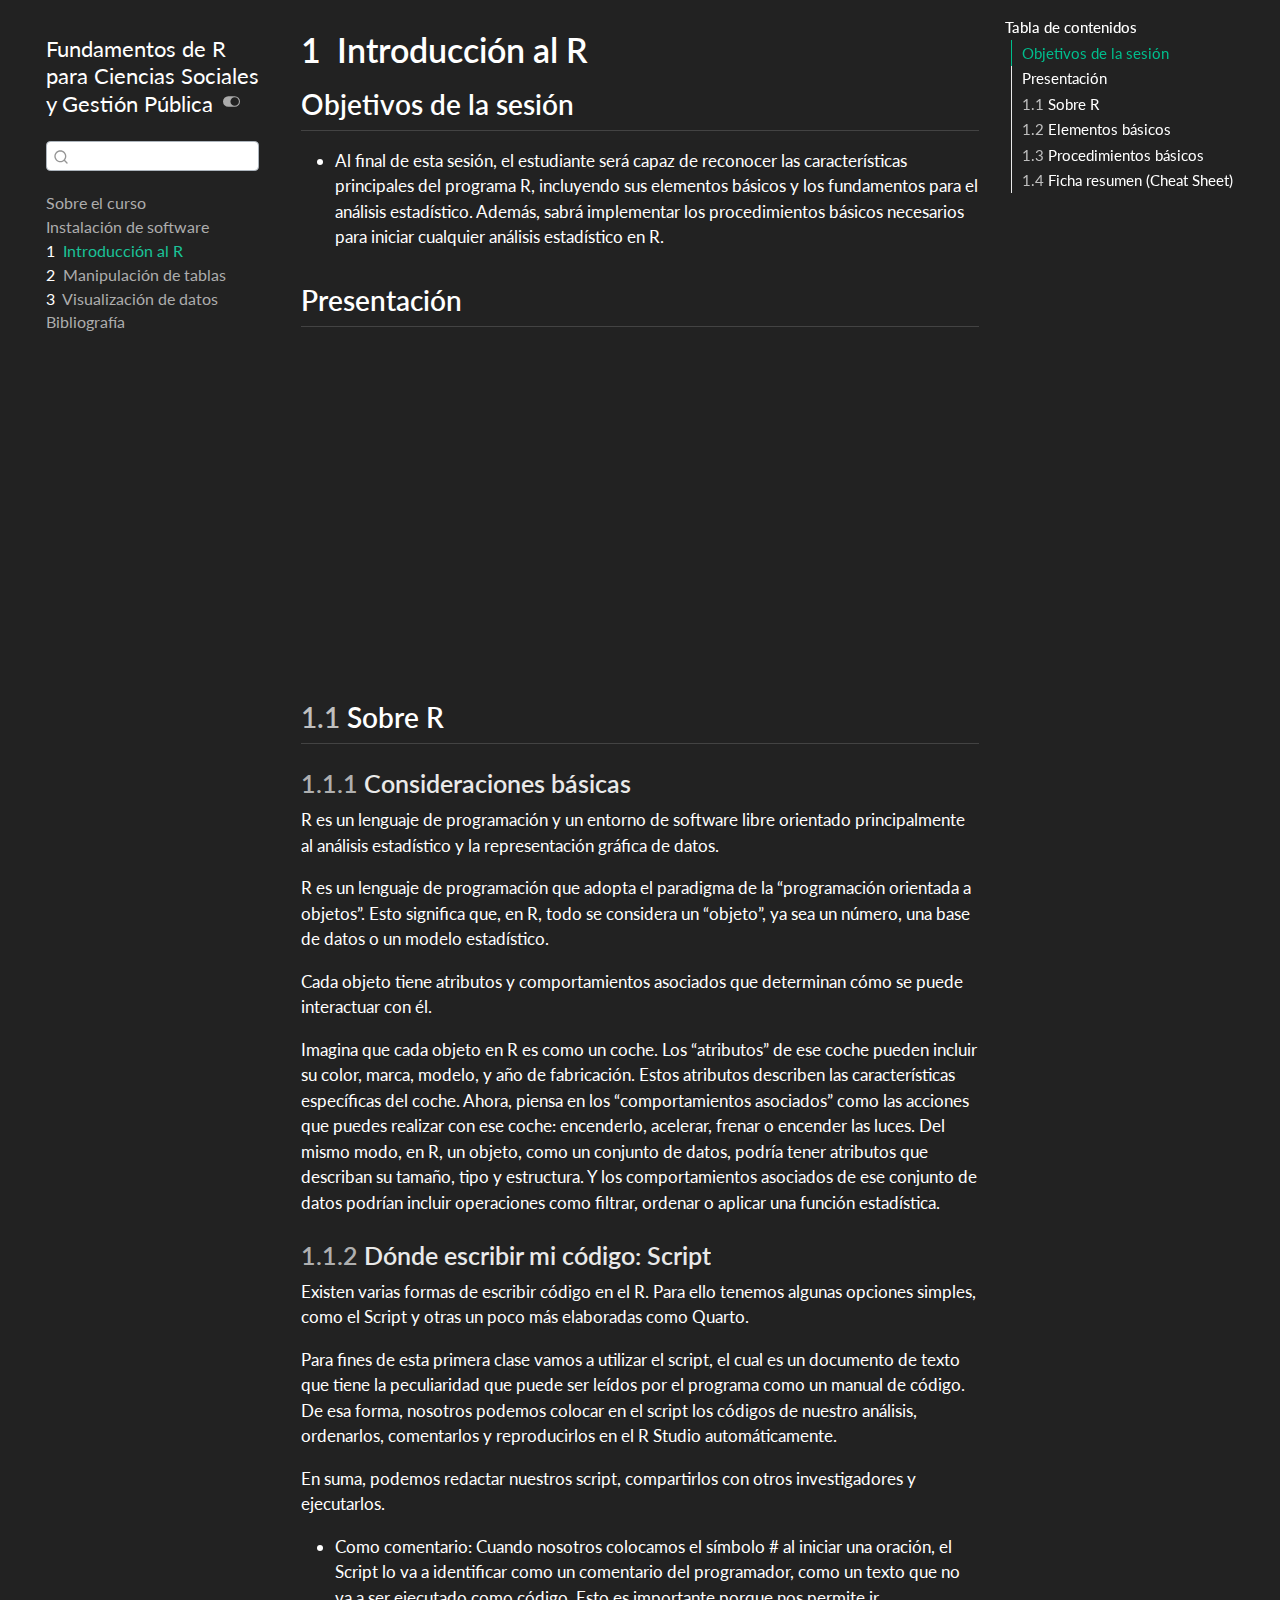
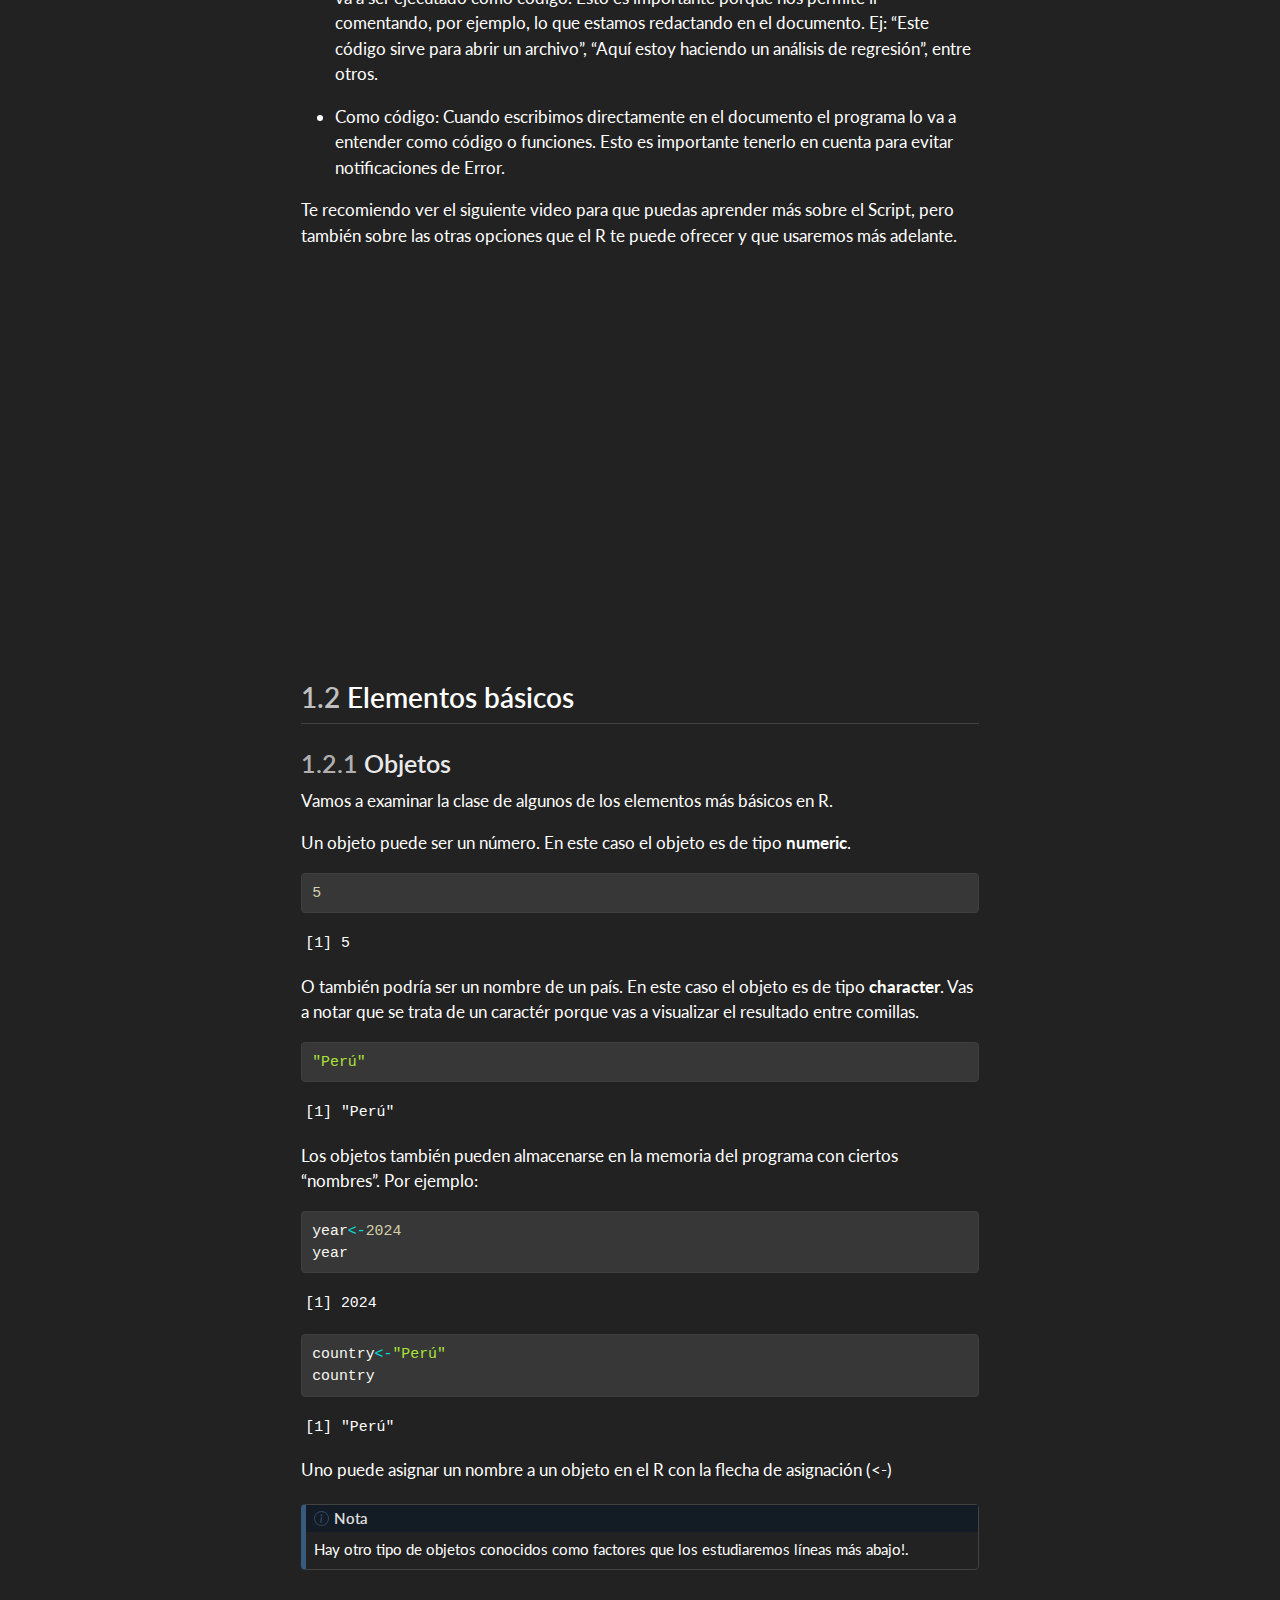
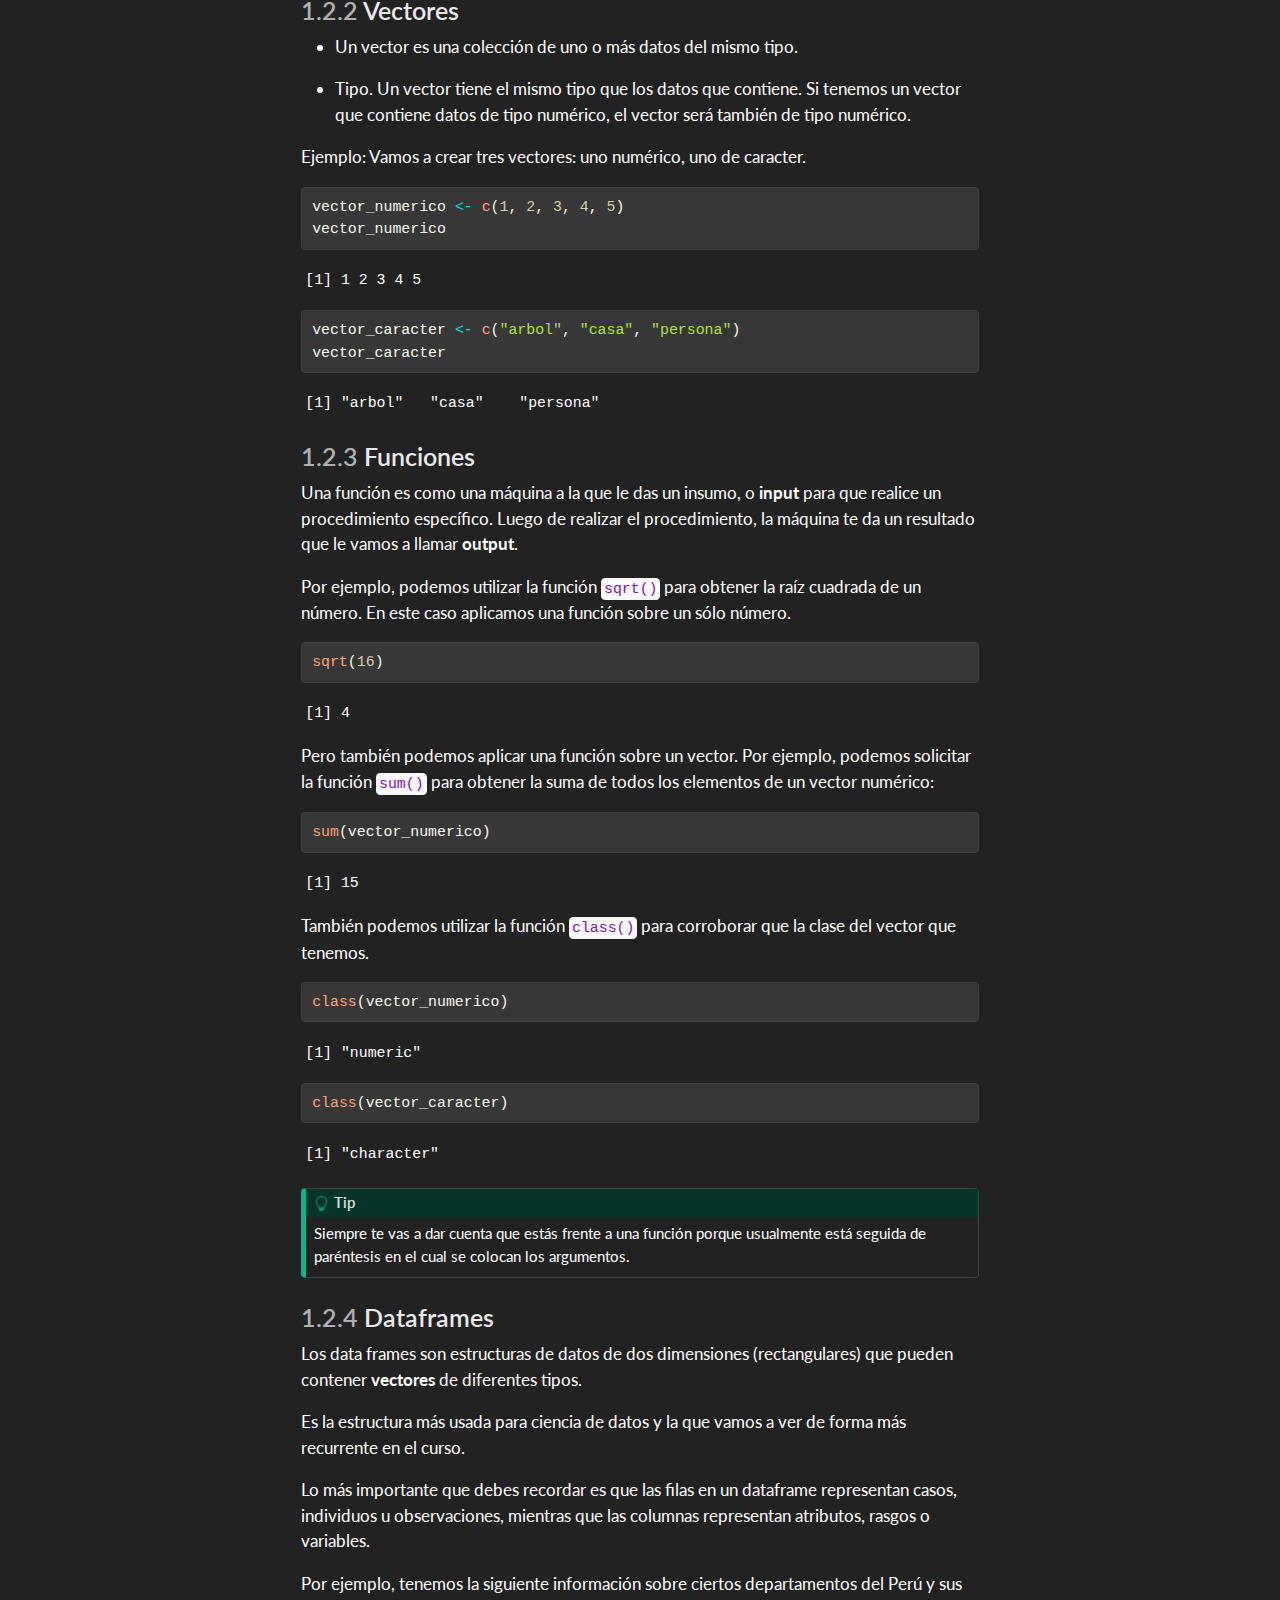
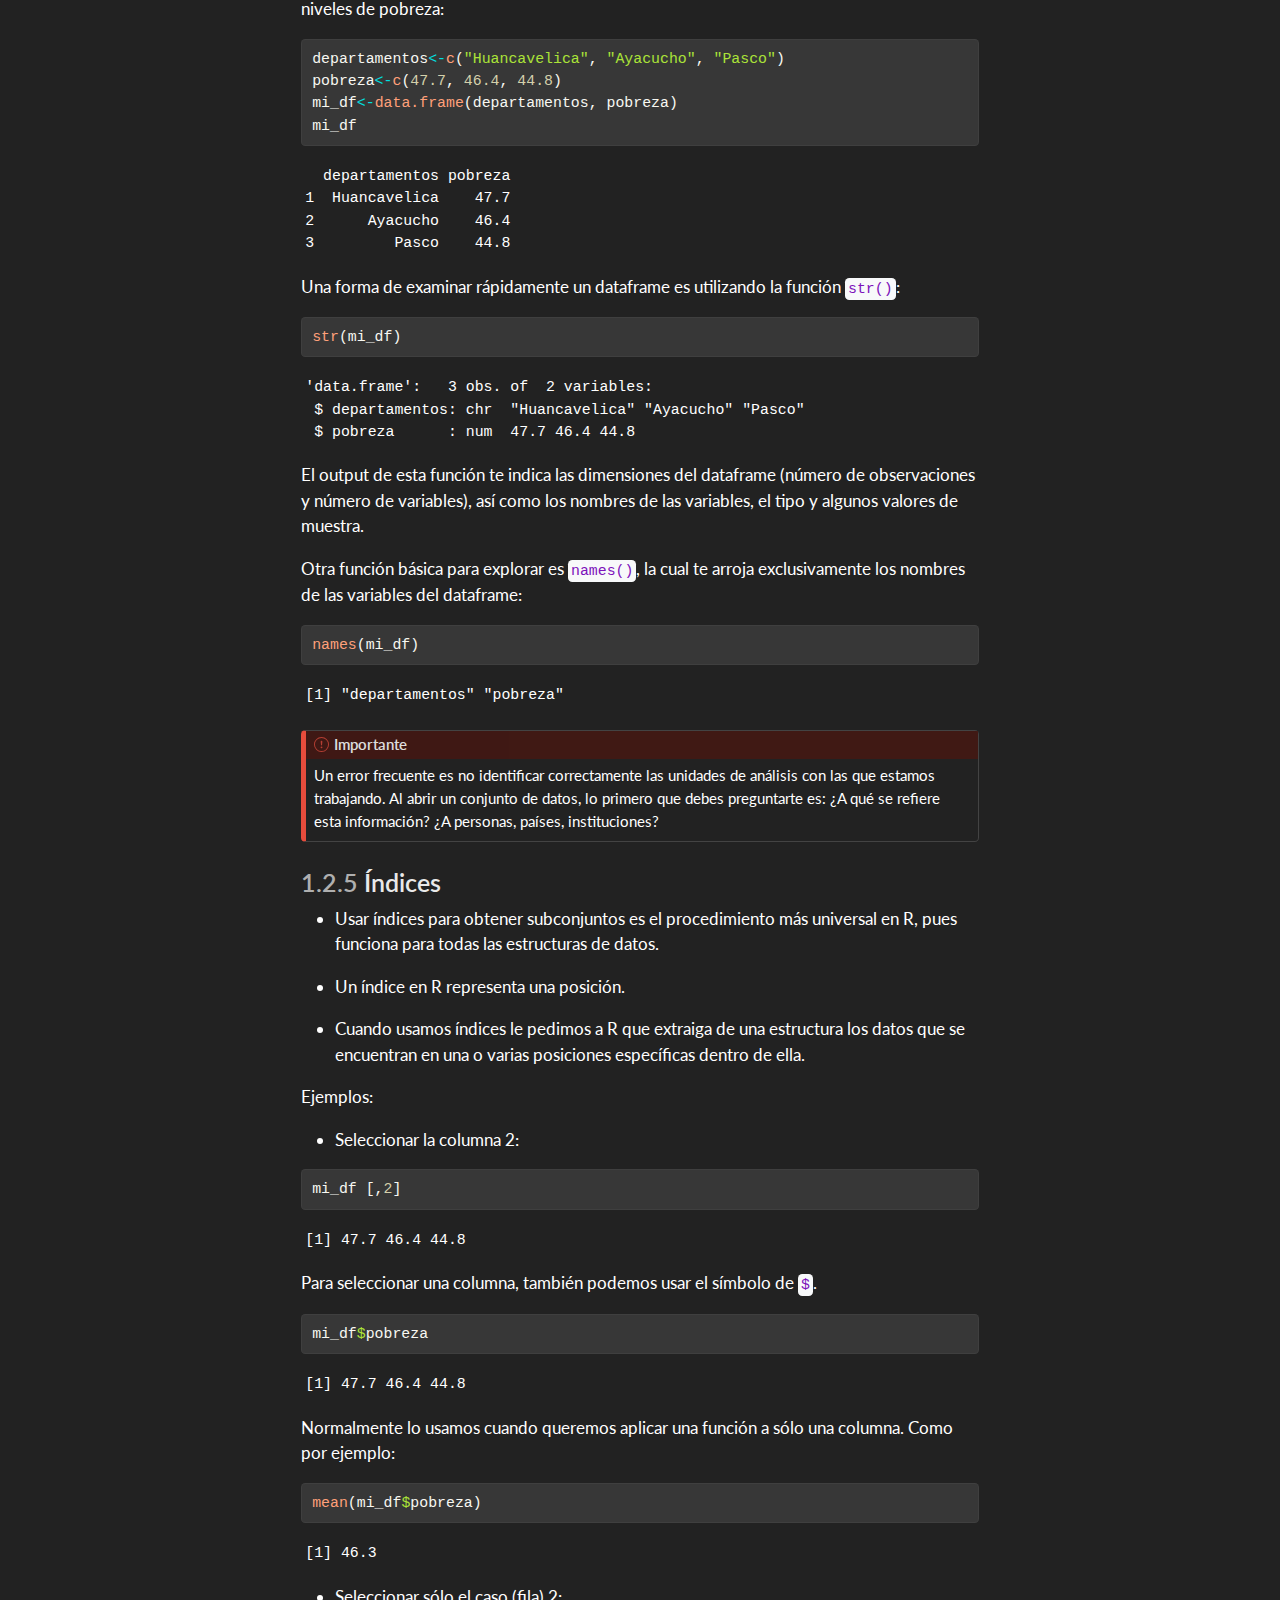
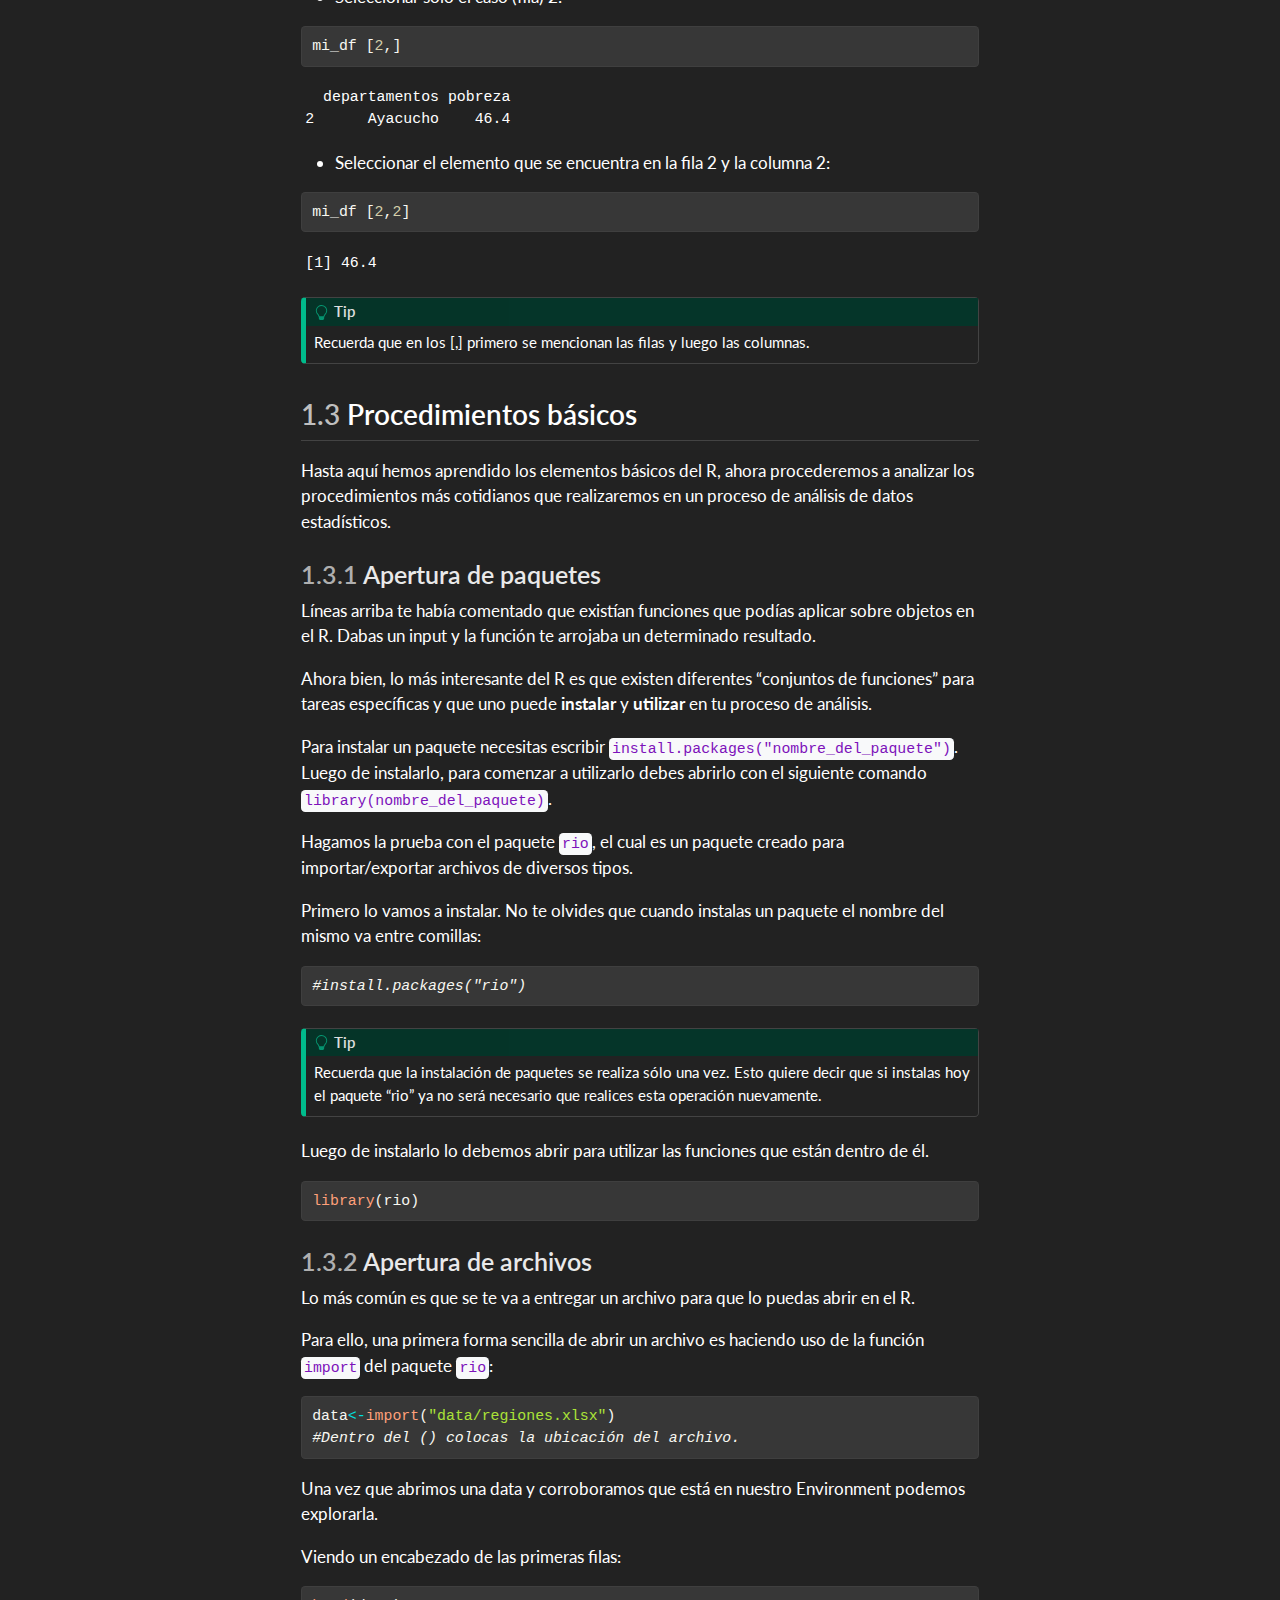
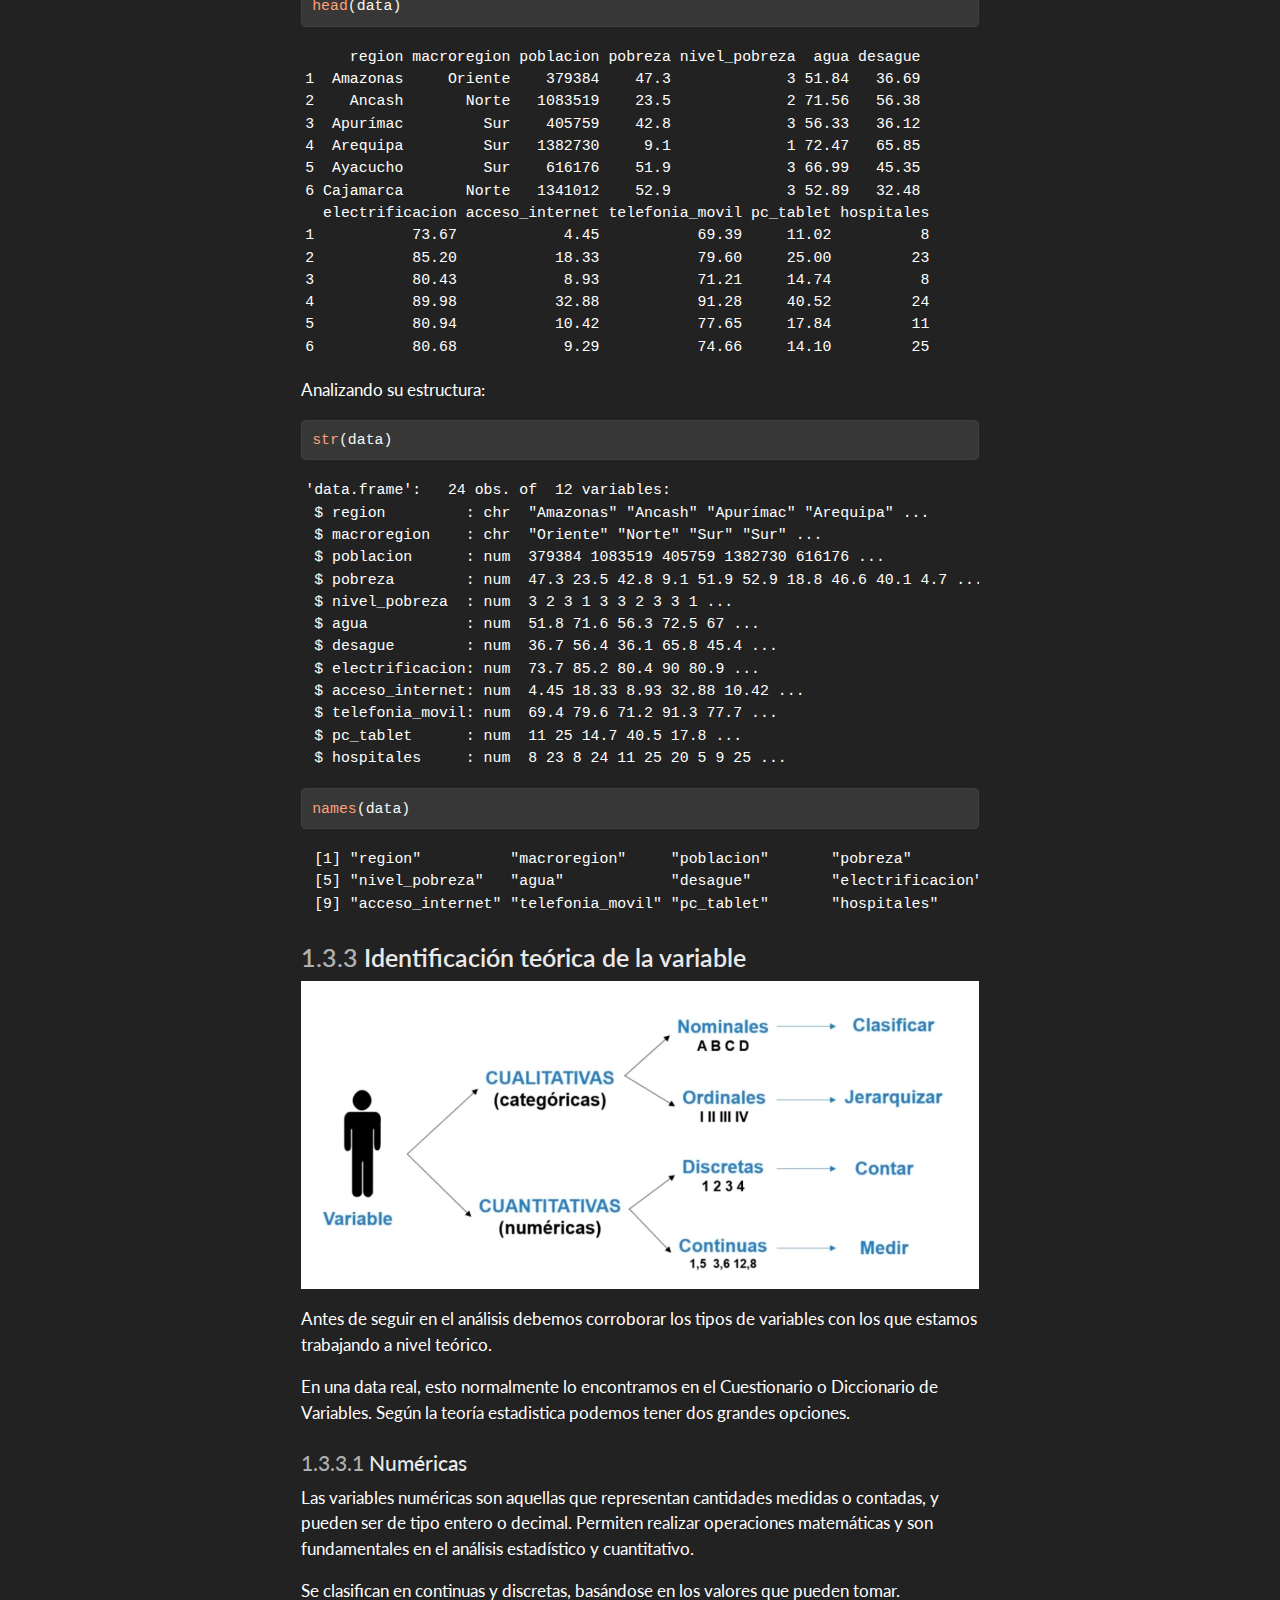
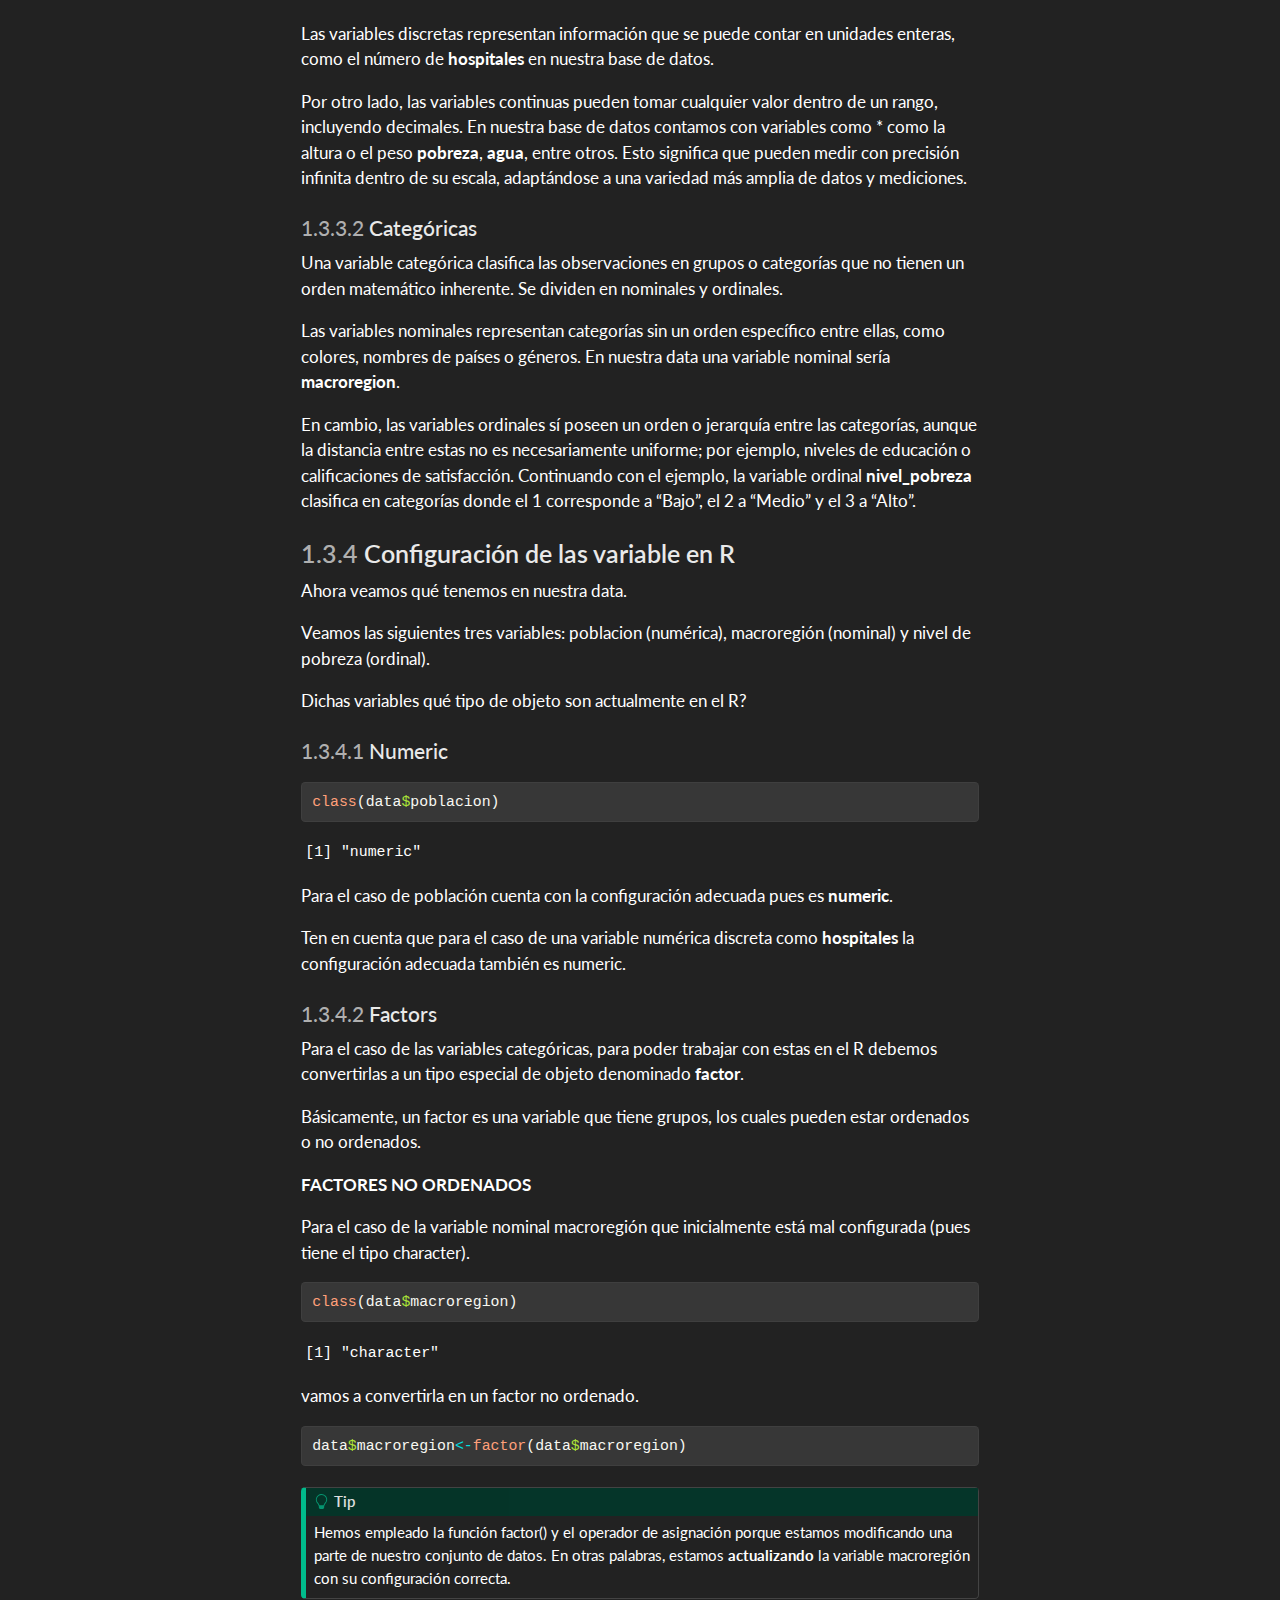
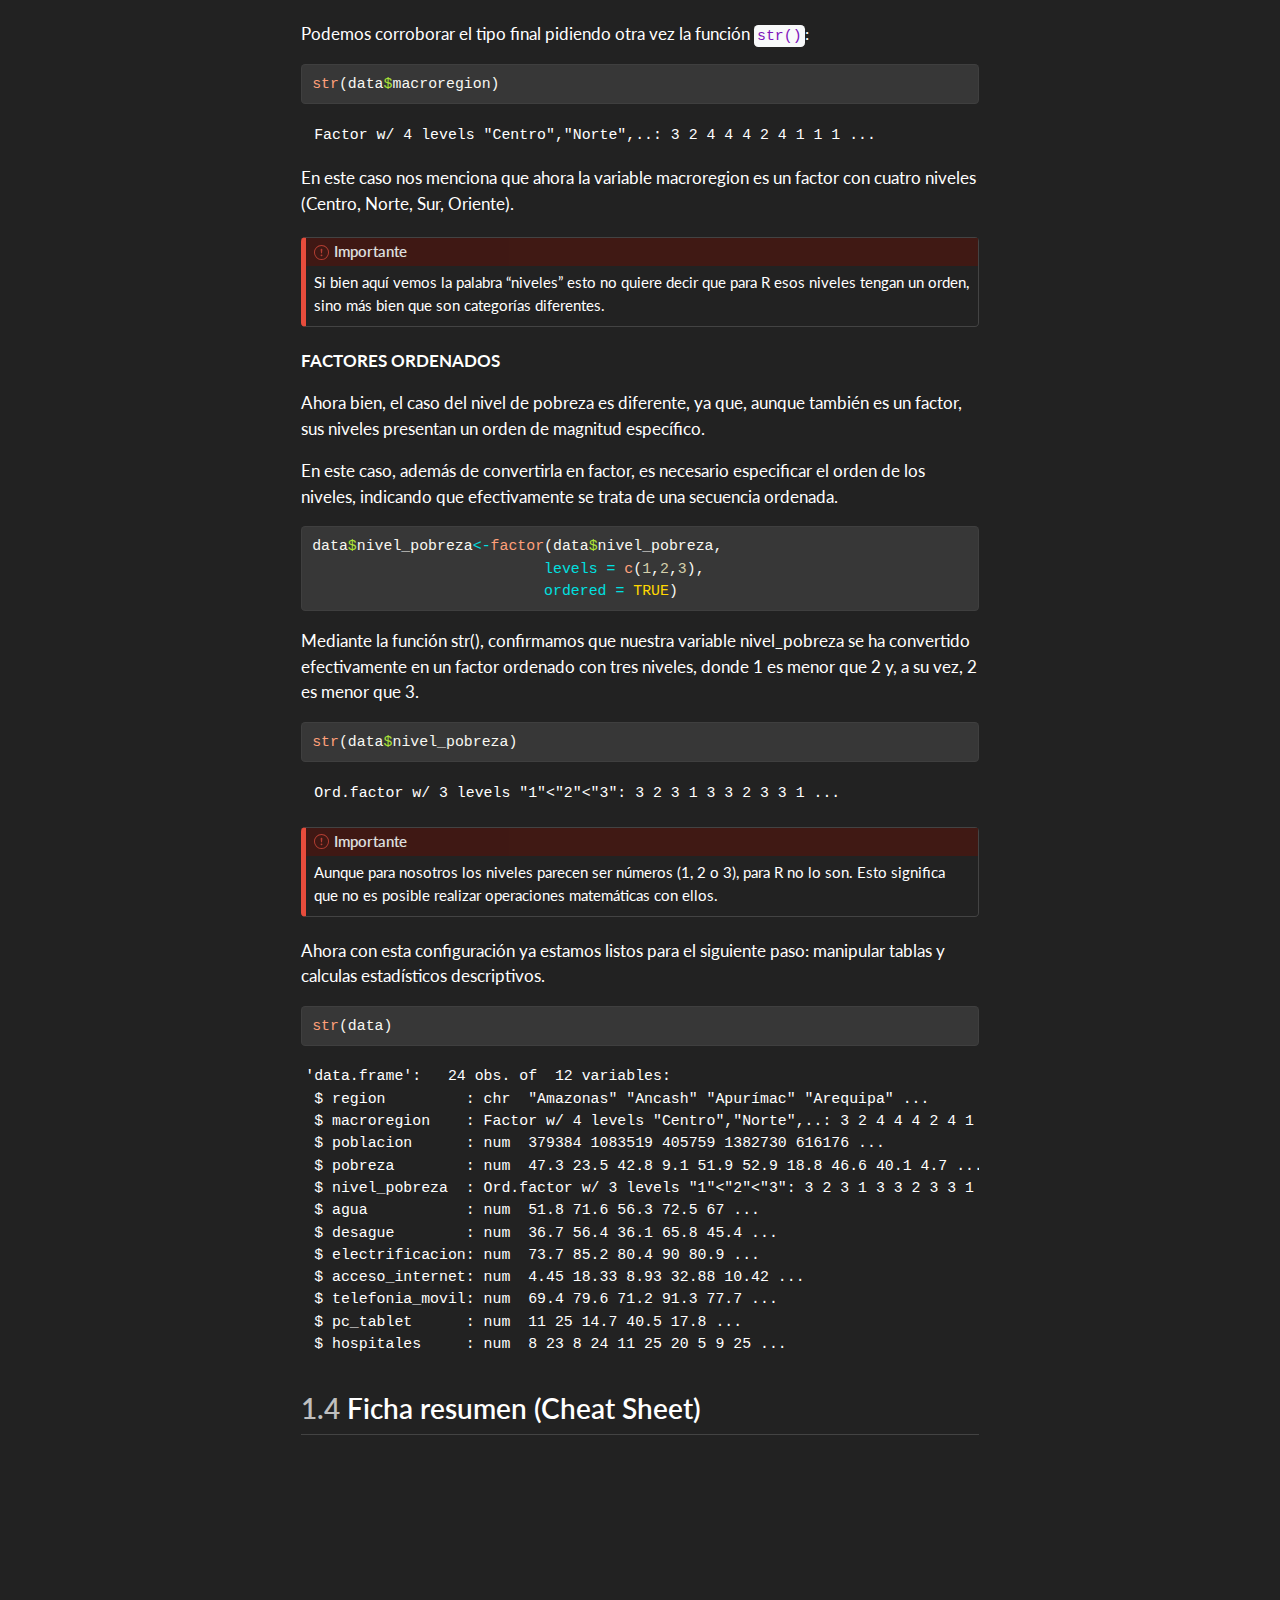
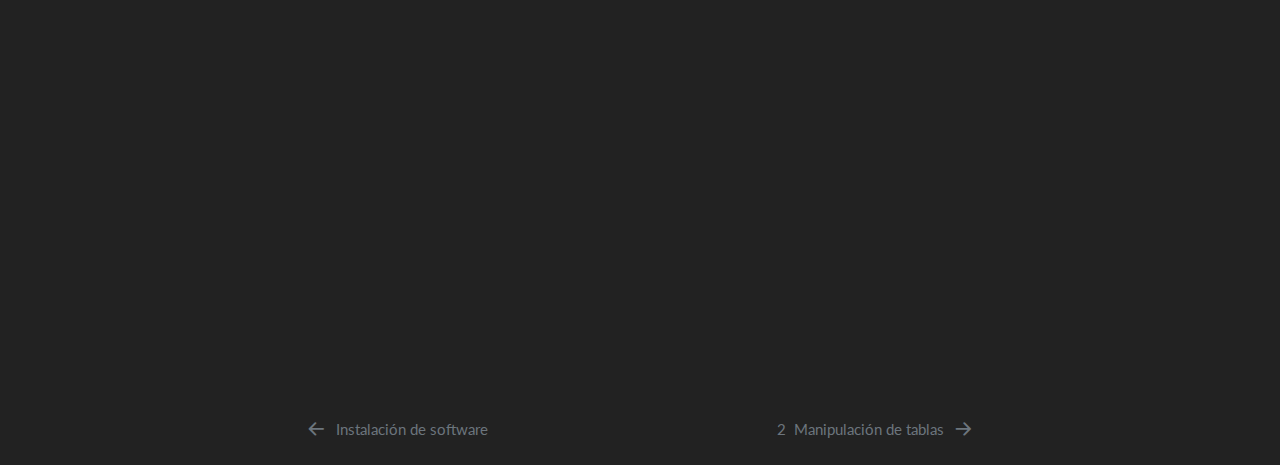
<file: docs/c1_objetos.html>
<!DOCTYPE html>
<html xmlns="http://www.w3.org/1999/xhtml" lang="es" xml:lang="es"><head>

<meta charset="utf-8">
<meta name="generator" content="quarto-1.4.542">

<meta name="viewport" content="width=device-width, initial-scale=1.0, user-scalable=yes">


<title>Fundamentos de R para Ciencias Sociales y Gestión Pública - 1&nbsp; Introducción al R</title>
<style>
code{white-space: pre-wrap;}
span.smallcaps{font-variant: small-caps;}
div.columns{display: flex; gap: min(4vw, 1.5em);}
div.column{flex: auto; overflow-x: auto;}
div.hanging-indent{margin-left: 1.5em; text-indent: -1.5em;}
ul.task-list{list-style: none;}
ul.task-list li input[type="checkbox"] {
  width: 0.8em;
  margin: 0 0.8em 0.2em -1em; /* quarto-specific, see https://github.com/quarto-dev/quarto-cli/issues/4556 */ 
  vertical-align: middle;
}
/* CSS for syntax highlighting */
pre > code.sourceCode { white-space: pre; position: relative; }
pre > code.sourceCode > span { line-height: 1.25; }
pre > code.sourceCode > span:empty { height: 1.2em; }
.sourceCode { overflow: visible; }
code.sourceCode > span { color: inherit; text-decoration: inherit; }
div.sourceCode { margin: 1em 0; }
pre.sourceCode { margin: 0; }
@media screen {
div.sourceCode { overflow: auto; }
}
@media print {
pre > code.sourceCode { white-space: pre-wrap; }
pre > code.sourceCode > span { text-indent: -5em; padding-left: 5em; }
}
pre.numberSource code
  { counter-reset: source-line 0; }
pre.numberSource code > span
  { position: relative; left: -4em; counter-increment: source-line; }
pre.numberSource code > span > a:first-child::before
  { content: counter(source-line);
    position: relative; left: -1em; text-align: right; vertical-align: baseline;
    border: none; display: inline-block;
    -webkit-touch-callout: none; -webkit-user-select: none;
    -khtml-user-select: none; -moz-user-select: none;
    -ms-user-select: none; user-select: none;
    padding: 0 4px; width: 4em;
  }
pre.numberSource { margin-left: 3em;  padding-left: 4px; }
div.sourceCode
  {   }
@media screen {
pre > code.sourceCode > span > a:first-child::before { text-decoration: underline; }
}
</style>


<script src="site_libs/quarto-nav/quarto-nav.js"></script>
<script src="site_libs/quarto-nav/headroom.min.js"></script>
<script src="site_libs/clipboard/clipboard.min.js"></script>
<script src="site_libs/quarto-search/autocomplete.umd.js"></script>
<script src="site_libs/quarto-search/fuse.min.js"></script>
<script src="site_libs/quarto-search/quarto-search.js"></script>
<meta name="quarto:offset" content="./">
<link href="./c2_manipulacion.html" rel="next">
<link href="./c0_programas.html" rel="prev">
<script src="site_libs/quarto-html/quarto.js"></script>
<script src="site_libs/quarto-html/popper.min.js"></script>
<script src="site_libs/quarto-html/tippy.umd.min.js"></script>
<script src="site_libs/quarto-html/anchor.min.js"></script>
<link href="site_libs/quarto-html/tippy.css" rel="stylesheet">
<link href="site_libs/quarto-html/quarto-syntax-highlighting.css" rel="stylesheet" class="quarto-color-scheme" id="quarto-text-highlighting-styles">
<link href="site_libs/quarto-html/quarto-syntax-highlighting-dark.css" rel="stylesheet" class="quarto-color-scheme quarto-color-alternate" id="quarto-text-highlighting-styles">
<script src="site_libs/bootstrap/bootstrap.min.js"></script>
<link href="site_libs/bootstrap/bootstrap-icons.css" rel="stylesheet">
<link href="site_libs/bootstrap/bootstrap.min.css" rel="stylesheet" class="quarto-color-scheme" id="quarto-bootstrap" data-mode="light">
<link href="site_libs/bootstrap/bootstrap-dark.min.css" rel="stylesheet" class="quarto-color-scheme quarto-color-alternate" id="quarto-bootstrap" data-mode="dark">
<script id="quarto-search-options" type="application/json">{
  "location": "sidebar",
  "copy-button": false,
  "collapse-after": 3,
  "panel-placement": "start",
  "type": "textbox",
  "limit": 50,
  "keyboard-shortcut": [
    "f",
    "/",
    "s"
  ],
  "show-item-context": false,
  "language": {
    "search-no-results-text": "Sin resultados",
    "search-matching-documents-text": "documentos encontrados",
    "search-copy-link-title": "Copiar el enlace en la búsqueda",
    "search-hide-matches-text": "Ocultar resultados adicionales",
    "search-more-match-text": "resultado adicional en este documento",
    "search-more-matches-text": "resultados adicionales en este documento",
    "search-clear-button-title": "Borrar",
    "search-text-placeholder": "",
    "search-detached-cancel-button-title": "Cancelar",
    "search-submit-button-title": "Enviar",
    "search-label": "Buscar"
  }
}</script>


</head>

<body class="nav-sidebar floating">

<div id="quarto-search-results"></div>
  <header id="quarto-header" class="headroom fixed-top">
  <nav class="quarto-secondary-nav">
    <div class="container-fluid d-flex">
      <button type="button" class="quarto-btn-toggle btn" data-bs-toggle="collapse" data-bs-target=".quarto-sidebar-collapse-item" aria-controls="quarto-sidebar" aria-expanded="false" aria-label="Alternar barra lateral" onclick="if (window.quartoToggleHeadroom) { window.quartoToggleHeadroom(); }">
        <i class="bi bi-layout-text-sidebar-reverse"></i>
      </button>
        <nav class="quarto-page-breadcrumbs" aria-label="breadcrumb"><ol class="breadcrumb"><li class="breadcrumb-item"><a href="./c1_objetos.html"><span class="chapter-number">1</span>&nbsp; <span class="chapter-title">Introducción al R</span></a></li></ol></nav>
        <a class="flex-grow-1" role="button" data-bs-toggle="collapse" data-bs-target=".quarto-sidebar-collapse-item" aria-controls="quarto-sidebar" aria-expanded="false" aria-label="Alternar barra lateral" onclick="if (window.quartoToggleHeadroom) { window.quartoToggleHeadroom(); }">      
        </a>
      <button type="button" class="btn quarto-search-button" aria-label="" onclick="window.quartoOpenSearch();">
        <i class="bi bi-search"></i>
      </button>
    </div>
  </nav>
</header>
<!-- content -->
<div id="quarto-content" class="quarto-container page-columns page-rows-contents page-layout-article">
<!-- sidebar -->
  <nav id="quarto-sidebar" class="sidebar collapse collapse-horizontal quarto-sidebar-collapse-item sidebar-navigation floating overflow-auto">
    <div class="pt-lg-2 mt-2 text-left sidebar-header">
    <div class="sidebar-title mb-0 py-0">
      <a href="./">Fundamentos de R para Ciencias Sociales y Gestión Pública</a> 
        <div class="sidebar-tools-main">
  <a href="" class="quarto-color-scheme-toggle quarto-navigation-tool  px-1" onclick="window.quartoToggleColorScheme(); return false;" title="Alternar modo oscuro"><i class="bi"></i></a>
</div>
    </div>
      </div>
        <div class="mt-2 flex-shrink-0 align-items-center">
        <div class="sidebar-search">
        <div id="quarto-search" class="" title="Buscar"></div>
        </div>
        </div>
    <div class="sidebar-menu-container"> 
    <ul class="list-unstyled mt-1">
        <li class="sidebar-item">
  <div class="sidebar-item-container"> 
  <a href="./index.html" class="sidebar-item-text sidebar-link">
 <span class="menu-text">Sobre el curso</span></a>
  </div>
</li>
        <li class="sidebar-item">
  <div class="sidebar-item-container"> 
  <a href="./c0_programas.html" class="sidebar-item-text sidebar-link">
 <span class="menu-text">Instalación de software</span></a>
  </div>
</li>
        <li class="sidebar-item">
  <div class="sidebar-item-container"> 
  <a href="./c1_objetos.html" class="sidebar-item-text sidebar-link active">
 <span class="menu-text"><span class="chapter-number">1</span>&nbsp; <span class="chapter-title">Introducción al R</span></span></a>
  </div>
</li>
        <li class="sidebar-item">
  <div class="sidebar-item-container"> 
  <a href="./c2_manipulacion.html" class="sidebar-item-text sidebar-link">
 <span class="menu-text"><span class="chapter-number">2</span>&nbsp; <span class="chapter-title">Manipulación de tablas</span></span></a>
  </div>
</li>
        <li class="sidebar-item">
  <div class="sidebar-item-container"> 
  <a href="./c3_visualizacion.html" class="sidebar-item-text sidebar-link">
 <span class="menu-text"><span class="chapter-number">3</span>&nbsp; <span class="chapter-title">Visualización de datos</span></span></a>
  </div>
</li>
        <li class="sidebar-item">
  <div class="sidebar-item-container"> 
  <a href="./references.html" class="sidebar-item-text sidebar-link">
 <span class="menu-text">Bibliografía</span></a>
  </div>
</li>
    </ul>
    </div>
</nav>
<div id="quarto-sidebar-glass" class="quarto-sidebar-collapse-item" data-bs-toggle="collapse" data-bs-target=".quarto-sidebar-collapse-item"></div>
<!-- margin-sidebar -->
    <div id="quarto-margin-sidebar" class="sidebar margin-sidebar">
        <nav id="TOC" role="doc-toc" class="toc-active">
    <h2 id="toc-title">Tabla de contenidos</h2>
   
  <ul>
  <li><a href="#objetivos-de-la-sesión" id="toc-objetivos-de-la-sesión" class="nav-link active" data-scroll-target="#objetivos-de-la-sesión">Objetivos de la sesión</a></li>
  <li><a href="#presentación" id="toc-presentación" class="nav-link" data-scroll-target="#presentación">Presentación</a></li>
  <li><a href="#sobre-r" id="toc-sobre-r" class="nav-link" data-scroll-target="#sobre-r"><span class="header-section-number">1.1</span> Sobre R</a>
  <ul class="collapse">
  <li><a href="#consideraciones-básicas" id="toc-consideraciones-básicas" class="nav-link" data-scroll-target="#consideraciones-básicas"><span class="header-section-number">1.1.1</span> Consideraciones básicas</a></li>
  <li><a href="#dónde-escribir-mi-código-script" id="toc-dónde-escribir-mi-código-script" class="nav-link" data-scroll-target="#dónde-escribir-mi-código-script"><span class="header-section-number">1.1.2</span> Dónde escribir mi código: Script</a></li>
  </ul></li>
  <li><a href="#elementos-básicos" id="toc-elementos-básicos" class="nav-link" data-scroll-target="#elementos-básicos"><span class="header-section-number">1.2</span> Elementos básicos</a>
  <ul class="collapse">
  <li><a href="#objetos" id="toc-objetos" class="nav-link" data-scroll-target="#objetos"><span class="header-section-number">1.2.1</span> Objetos</a></li>
  <li><a href="#vectores" id="toc-vectores" class="nav-link" data-scroll-target="#vectores"><span class="header-section-number">1.2.2</span> Vectores</a></li>
  <li><a href="#funciones" id="toc-funciones" class="nav-link" data-scroll-target="#funciones"><span class="header-section-number">1.2.3</span> Funciones</a></li>
  <li><a href="#dataframes" id="toc-dataframes" class="nav-link" data-scroll-target="#dataframes"><span class="header-section-number">1.2.4</span> Dataframes</a></li>
  <li><a href="#índices" id="toc-índices" class="nav-link" data-scroll-target="#índices"><span class="header-section-number">1.2.5</span> Índices</a></li>
  </ul></li>
  <li><a href="#procedimientos-básicos" id="toc-procedimientos-básicos" class="nav-link" data-scroll-target="#procedimientos-básicos"><span class="header-section-number">1.3</span> Procedimientos básicos</a>
  <ul class="collapse">
  <li><a href="#apertura-de-paquetes" id="toc-apertura-de-paquetes" class="nav-link" data-scroll-target="#apertura-de-paquetes"><span class="header-section-number">1.3.1</span> Apertura de paquetes</a></li>
  <li><a href="#apertura-de-archivos" id="toc-apertura-de-archivos" class="nav-link" data-scroll-target="#apertura-de-archivos"><span class="header-section-number">1.3.2</span> Apertura de archivos</a></li>
  <li><a href="#identificación-teórica-de-la-variable" id="toc-identificación-teórica-de-la-variable" class="nav-link" data-scroll-target="#identificación-teórica-de-la-variable"><span class="header-section-number">1.3.3</span> Identificación teórica de la variable</a></li>
  <li><a href="#configuración-de-las-variable-en-r" id="toc-configuración-de-las-variable-en-r" class="nav-link" data-scroll-target="#configuración-de-las-variable-en-r"><span class="header-section-number">1.3.4</span> Configuración de las variable en R</a></li>
  </ul></li>
  <li><a href="#ficha-resumen-cheat-sheet" id="toc-ficha-resumen-cheat-sheet" class="nav-link" data-scroll-target="#ficha-resumen-cheat-sheet"><span class="header-section-number">1.4</span> Ficha resumen (Cheat Sheet)</a></li>
  </ul>
</nav>
    </div>
<!-- main -->
<main class="content" id="quarto-document-content">

<header id="title-block-header" class="quarto-title-block default">
<div class="quarto-title">
<h1 class="title"><span class="chapter-number">1</span>&nbsp; <span class="chapter-title">Introducción al R</span></h1>
</div>



<div class="quarto-title-meta">

    
  
    
  </div>
  


</header>


<section id="objetivos-de-la-sesión" class="level2 unnumbered">
<h2 class="unnumbered anchored" data-anchor-id="objetivos-de-la-sesión">Objetivos de la sesión</h2>
<ul>
<li>Al final de esta sesión, el estudiante será capaz de reconocer las características principales del programa R, incluyendo sus elementos básicos y los fundamentos para el análisis estadístico. Además, sabrá implementar los procedimientos básicos necesarios para iniciar cualquier análisis estadístico en R.</li>
</ul>
</section>
<section id="presentación" class="level2 unnumbered">
<h2 class="unnumbered anchored" data-anchor-id="presentación">Presentación</h2>
<iframe src="https://docs.google.com/presentation/d/e/2PACX-1vSkXYbvWS5fbyN8LRBHn2Hcvv03-wzst6a2Hwbm-zhQ8AK1YqqxsOGnRQGOI-T0gF2V_F3Z5zqOWoWU/embed?start=false&amp;loop=false&amp;delayms=600000" frameborder="0" width="480" height="299" allowfullscreen="true" mozallowfullscreen="true" webkitallowfullscreen="true"></iframe>
</section>
<section id="sobre-r" class="level2" data-number="1.1">
<h2 data-number="1.1" class="anchored" data-anchor-id="sobre-r"><span class="header-section-number">1.1</span> Sobre R</h2>
<section id="consideraciones-básicas" class="level3" data-number="1.1.1">
<h3 data-number="1.1.1" class="anchored" data-anchor-id="consideraciones-básicas"><span class="header-section-number">1.1.1</span> Consideraciones básicas</h3>
<p>R es un lenguaje de programación y un entorno de software libre orientado principalmente al análisis estadístico y la representación gráfica de datos.</p>
<p>R es un lenguaje de programación que adopta el paradigma de la “programación orientada a objetos”. Esto significa que, en R, todo se considera un “objeto”, ya sea un número, una base de datos o un modelo estadístico.</p>
<p>Cada objeto tiene atributos y comportamientos asociados que determinan cómo se puede interactuar con él.</p>
<p>Imagina que cada objeto en R es como un coche. Los “atributos” de ese coche pueden incluir su color, marca, modelo, y año de fabricación. Estos atributos describen las características específicas del coche. Ahora, piensa en los “comportamientos asociados” como las acciones que puedes realizar con ese coche: encenderlo, acelerar, frenar o encender las luces. Del mismo modo, en R, un objeto, como un conjunto de datos, podría tener atributos que describan su tamaño, tipo y estructura. Y los comportamientos asociados de ese conjunto de datos podrían incluir operaciones como filtrar, ordenar o aplicar una función estadística.</p>
</section>
<section id="dónde-escribir-mi-código-script" class="level3" data-number="1.1.2">
<h3 data-number="1.1.2" class="anchored" data-anchor-id="dónde-escribir-mi-código-script"><span class="header-section-number">1.1.2</span> Dónde escribir mi código: Script</h3>
<p>Existen varias formas de escribir código en el R. Para ello tenemos algunas opciones simples, como el Script y otras un poco más elaboradas como Quarto.</p>
<p>Para fines de esta primera clase vamos a utilizar el script, el cual es un documento de texto que tiene la peculiaridad que puede ser leídos por el programa como un manual de código. De esa forma, nosotros podemos colocar en el script los códigos de nuestro análisis, ordenarlos, comentarlos y reproducirlos en el R Studio automáticamente.</p>
<p>En suma, podemos redactar nuestros script, compartirlos con otros investigadores y ejecutarlos.</p>
<ul>
<li><p>Como comentario: Cuando nosotros colocamos el símbolo # al iniciar una oración, el Script lo va a identificar como un comentario del programador, como un texto que no va a ser ejecutado como código. Esto es importante porque nos permite ir comentando, por ejemplo, lo que estamos redactando en el documento. Ej: “Este código sirve para abrir un archivo”, “Aquí estoy haciendo un análisis de regresión”, entre otros.</p></li>
<li><p>Como código: Cuando escribimos directamente en el documento el programa lo va a entender como código o funciones. Esto es importante tenerlo en cuenta para evitar notificaciones de Error.</p></li>
</ul>
<p>Te recomiendo ver el siguiente video para que puedas aprender más sobre el Script, pero también sobre las otras opciones que el R te puede ofrecer y que usaremos más adelante.</p>
<div class="quarto-video ratio ratio-16x9"><iframe data-external="1" src="https://www.youtube.com/embed/y7JPGlw6dJg" title="" frameborder="0" allow="accelerometer; autoplay; clipboard-write; encrypted-media; gyroscope; picture-in-picture" allowfullscreen=""></iframe></div>
</section>
</section>
<section id="elementos-básicos" class="level2" data-number="1.2">
<h2 data-number="1.2" class="anchored" data-anchor-id="elementos-básicos"><span class="header-section-number">1.2</span> Elementos básicos</h2>
<section id="objetos" class="level3" data-number="1.2.1">
<h3 data-number="1.2.1" class="anchored" data-anchor-id="objetos"><span class="header-section-number">1.2.1</span> Objetos</h3>
<p>Vamos a examinar la clase de algunos de los elementos más básicos en R.</p>
<p>Un objeto puede ser un número. En este caso el objeto es de tipo <strong>numeric</strong>.</p>
<div class="cell">
<div class="sourceCode cell-code" id="cb1"><pre class="sourceCode r code-with-copy"><code class="sourceCode r"><span id="cb1-1"><a href="#cb1-1" aria-hidden="true" tabindex="-1"></a><span class="dv">5</span></span></code><button title="Copiar al portapapeles" class="code-copy-button"><i class="bi"></i></button></pre></div>
<div class="cell-output cell-output-stdout">
<pre><code>[1] 5</code></pre>
</div>
</div>
<p>O también podría ser un nombre de un país. En este caso el objeto es de tipo <strong>character</strong>. Vas a notar que se trata de un caractér porque vas a visualizar el resultado entre comillas.</p>
<div class="cell">
<div class="sourceCode cell-code" id="cb3"><pre class="sourceCode r code-with-copy"><code class="sourceCode r"><span id="cb3-1"><a href="#cb3-1" aria-hidden="true" tabindex="-1"></a><span class="st">"Perú"</span></span></code><button title="Copiar al portapapeles" class="code-copy-button"><i class="bi"></i></button></pre></div>
<div class="cell-output cell-output-stdout">
<pre><code>[1] "Perú"</code></pre>
</div>
</div>
<p>Los objetos también pueden almacenarse en la memoria del programa con ciertos “nombres”. Por ejemplo:</p>
<div class="cell">
<div class="sourceCode cell-code" id="cb5"><pre class="sourceCode r code-with-copy"><code class="sourceCode r"><span id="cb5-1"><a href="#cb5-1" aria-hidden="true" tabindex="-1"></a>year<span class="ot">&lt;-</span><span class="dv">2024</span></span>
<span id="cb5-2"><a href="#cb5-2" aria-hidden="true" tabindex="-1"></a>year</span></code><button title="Copiar al portapapeles" class="code-copy-button"><i class="bi"></i></button></pre></div>
<div class="cell-output cell-output-stdout">
<pre><code>[1] 2024</code></pre>
</div>
</div>
<div class="cell">
<div class="sourceCode cell-code" id="cb7"><pre class="sourceCode r code-with-copy"><code class="sourceCode r"><span id="cb7-1"><a href="#cb7-1" aria-hidden="true" tabindex="-1"></a>country<span class="ot">&lt;-</span><span class="st">"Perú"</span></span>
<span id="cb7-2"><a href="#cb7-2" aria-hidden="true" tabindex="-1"></a>country</span></code><button title="Copiar al portapapeles" class="code-copy-button"><i class="bi"></i></button></pre></div>
<div class="cell-output cell-output-stdout">
<pre><code>[1] "Perú"</code></pre>
</div>
</div>
<p>Uno puede asignar un nombre a un objeto en el R con la flecha de asignación (&lt;-)</p>
<div class="callout callout-style-default callout-note callout-titled">
<div class="callout-header d-flex align-content-center">
<div class="callout-icon-container">
<i class="callout-icon"></i>
</div>
<div class="callout-title-container flex-fill">
Nota
</div>
</div>
<div class="callout-body-container callout-body">
<p>Hay otro tipo de objetos conocidos como factores que los estudiaremos líneas más abajo!.</p>
</div>
</div>
</section>
<section id="vectores" class="level3" data-number="1.2.2">
<h3 data-number="1.2.2" class="anchored" data-anchor-id="vectores"><span class="header-section-number">1.2.2</span> Vectores</h3>
<ul>
<li><p>Un vector es una colección de uno o más datos del mismo tipo.</p></li>
<li><p>Tipo. Un vector tiene el mismo tipo que los datos que contiene. Si tenemos un vector que contiene datos de tipo numérico, el vector será también de tipo numérico.</p></li>
</ul>
<p>Ejemplo: Vamos a crear tres vectores: uno numérico, uno de caracter.</p>
<div class="cell">
<div class="sourceCode cell-code" id="cb9"><pre class="sourceCode r code-with-copy"><code class="sourceCode r"><span id="cb9-1"><a href="#cb9-1" aria-hidden="true" tabindex="-1"></a>vector_numerico <span class="ot">&lt;-</span> <span class="fu">c</span>(<span class="dv">1</span>, <span class="dv">2</span>, <span class="dv">3</span>, <span class="dv">4</span>, <span class="dv">5</span>)</span>
<span id="cb9-2"><a href="#cb9-2" aria-hidden="true" tabindex="-1"></a>vector_numerico</span></code><button title="Copiar al portapapeles" class="code-copy-button"><i class="bi"></i></button></pre></div>
<div class="cell-output cell-output-stdout">
<pre><code>[1] 1 2 3 4 5</code></pre>
</div>
</div>
<div class="cell">
<div class="sourceCode cell-code" id="cb11"><pre class="sourceCode r code-with-copy"><code class="sourceCode r"><span id="cb11-1"><a href="#cb11-1" aria-hidden="true" tabindex="-1"></a>vector_caracter <span class="ot">&lt;-</span> <span class="fu">c</span>(<span class="st">"arbol"</span>, <span class="st">"casa"</span>, <span class="st">"persona"</span>)</span>
<span id="cb11-2"><a href="#cb11-2" aria-hidden="true" tabindex="-1"></a>vector_caracter</span></code><button title="Copiar al portapapeles" class="code-copy-button"><i class="bi"></i></button></pre></div>
<div class="cell-output cell-output-stdout">
<pre><code>[1] "arbol"   "casa"    "persona"</code></pre>
</div>
</div>
</section>
<section id="funciones" class="level3" data-number="1.2.3">
<h3 data-number="1.2.3" class="anchored" data-anchor-id="funciones"><span class="header-section-number">1.2.3</span> Funciones</h3>
<p>Una función es como una máquina a la que le das un insumo, o <strong>input</strong> para que realice un procedimiento específico. Luego de realizar el procedimiento, la máquina te da un resultado que le vamos a llamar <strong>output</strong>.</p>
<p>Por ejemplo, podemos utilizar la función <code>sqrt()</code> para obtener la raíz cuadrada de un número. En este caso aplicamos una función sobre un sólo número.</p>
<div class="cell">
<div class="sourceCode cell-code" id="cb13"><pre class="sourceCode r code-with-copy"><code class="sourceCode r"><span id="cb13-1"><a href="#cb13-1" aria-hidden="true" tabindex="-1"></a><span class="fu">sqrt</span>(<span class="dv">16</span>)</span></code><button title="Copiar al portapapeles" class="code-copy-button"><i class="bi"></i></button></pre></div>
<div class="cell-output cell-output-stdout">
<pre><code>[1] 4</code></pre>
</div>
</div>
<p>Pero también podemos aplicar una función sobre un vector. Por ejemplo, podemos solicitar la función <code>sum()</code> para obtener la suma de todos los elementos de un vector numérico:</p>
<div class="cell">
<div class="sourceCode cell-code" id="cb15"><pre class="sourceCode r code-with-copy"><code class="sourceCode r"><span id="cb15-1"><a href="#cb15-1" aria-hidden="true" tabindex="-1"></a><span class="fu">sum</span>(vector_numerico)</span></code><button title="Copiar al portapapeles" class="code-copy-button"><i class="bi"></i></button></pre></div>
<div class="cell-output cell-output-stdout">
<pre><code>[1] 15</code></pre>
</div>
</div>
<p>También podemos utilizar la función <code>class()</code> para corroborar que la clase del vector que tenemos.</p>
<div class="cell">
<div class="sourceCode cell-code" id="cb17"><pre class="sourceCode r code-with-copy"><code class="sourceCode r"><span id="cb17-1"><a href="#cb17-1" aria-hidden="true" tabindex="-1"></a><span class="fu">class</span>(vector_numerico)</span></code><button title="Copiar al portapapeles" class="code-copy-button"><i class="bi"></i></button></pre></div>
<div class="cell-output cell-output-stdout">
<pre><code>[1] "numeric"</code></pre>
</div>
<div class="sourceCode cell-code" id="cb19"><pre class="sourceCode r code-with-copy"><code class="sourceCode r"><span id="cb19-1"><a href="#cb19-1" aria-hidden="true" tabindex="-1"></a><span class="fu">class</span>(vector_caracter)</span></code><button title="Copiar al portapapeles" class="code-copy-button"><i class="bi"></i></button></pre></div>
<div class="cell-output cell-output-stdout">
<pre><code>[1] "character"</code></pre>
</div>
</div>
<div class="callout callout-style-default callout-tip callout-titled">
<div class="callout-header d-flex align-content-center">
<div class="callout-icon-container">
<i class="callout-icon"></i>
</div>
<div class="callout-title-container flex-fill">
Tip
</div>
</div>
<div class="callout-body-container callout-body">
<p>Siempre te vas a dar cuenta que estás frente a una función porque usualmente está seguida de paréntesis en el cual se colocan los argumentos.</p>
</div>
</div>
</section>
<section id="dataframes" class="level3" data-number="1.2.4">
<h3 data-number="1.2.4" class="anchored" data-anchor-id="dataframes"><span class="header-section-number">1.2.4</span> Dataframes</h3>
<p>Los data frames son estructuras de datos de dos dimensiones (rectangulares) que pueden contener <strong>vectores</strong> de diferentes tipos.</p>
<p>Es la estructura más usada para ciencia de datos y la que vamos a ver de forma más recurrente en el curso.</p>
<p>Lo más importante que debes recordar es que las filas en un dataframe representan casos, individuos u observaciones, mientras que las columnas representan atributos, rasgos o variables.</p>
<p>Por ejemplo, tenemos la siguiente información sobre ciertos departamentos del Perú y sus niveles de pobreza:</p>
<div class="cell">
<div class="sourceCode cell-code" id="cb21"><pre class="sourceCode r code-with-copy"><code class="sourceCode r"><span id="cb21-1"><a href="#cb21-1" aria-hidden="true" tabindex="-1"></a>departamentos<span class="ot">&lt;-</span><span class="fu">c</span>(<span class="st">"Huancavelica"</span>, <span class="st">"Ayacucho"</span>, <span class="st">"Pasco"</span>)</span>
<span id="cb21-2"><a href="#cb21-2" aria-hidden="true" tabindex="-1"></a>pobreza<span class="ot">&lt;-</span><span class="fu">c</span>(<span class="fl">47.7</span>, <span class="fl">46.4</span>, <span class="fl">44.8</span>)</span>
<span id="cb21-3"><a href="#cb21-3" aria-hidden="true" tabindex="-1"></a>mi_df<span class="ot">&lt;-</span><span class="fu">data.frame</span>(departamentos, pobreza)</span>
<span id="cb21-4"><a href="#cb21-4" aria-hidden="true" tabindex="-1"></a>mi_df</span></code><button title="Copiar al portapapeles" class="code-copy-button"><i class="bi"></i></button></pre></div>
<div class="cell-output cell-output-stdout">
<pre><code>  departamentos pobreza
1  Huancavelica    47.7
2      Ayacucho    46.4
3         Pasco    44.8</code></pre>
</div>
</div>
<p>Una forma de examinar rápidamente un dataframe es utilizando la función <code>str()</code>:</p>
<div class="cell">
<div class="sourceCode cell-code" id="cb23"><pre class="sourceCode r code-with-copy"><code class="sourceCode r"><span id="cb23-1"><a href="#cb23-1" aria-hidden="true" tabindex="-1"></a><span class="fu">str</span>(mi_df)</span></code><button title="Copiar al portapapeles" class="code-copy-button"><i class="bi"></i></button></pre></div>
<div class="cell-output cell-output-stdout">
<pre><code>'data.frame':   3 obs. of  2 variables:
 $ departamentos: chr  "Huancavelica" "Ayacucho" "Pasco"
 $ pobreza      : num  47.7 46.4 44.8</code></pre>
</div>
</div>
<p>El output de esta función te indica las dimensiones del dataframe (número de observaciones y número de variables), así como los nombres de las variables, el tipo y algunos valores de muestra.</p>
<p>Otra función básica para explorar es <code>names()</code>, la cual te arroja exclusivamente los nombres de las variables del dataframe:</p>
<div class="cell">
<div class="sourceCode cell-code" id="cb25"><pre class="sourceCode r code-with-copy"><code class="sourceCode r"><span id="cb25-1"><a href="#cb25-1" aria-hidden="true" tabindex="-1"></a><span class="fu">names</span>(mi_df)</span></code><button title="Copiar al portapapeles" class="code-copy-button"><i class="bi"></i></button></pre></div>
<div class="cell-output cell-output-stdout">
<pre><code>[1] "departamentos" "pobreza"      </code></pre>
</div>
</div>
<div class="callout callout-style-default callout-important callout-titled">
<div class="callout-header d-flex align-content-center">
<div class="callout-icon-container">
<i class="callout-icon"></i>
</div>
<div class="callout-title-container flex-fill">
Importante
</div>
</div>
<div class="callout-body-container callout-body">
<p>Un error frecuente es no identificar correctamente las unidades de análisis con las que estamos trabajando. Al abrir un conjunto de datos, lo primero que debes preguntarte es: ¿A qué se refiere esta información? ¿A personas, países, instituciones?</p>
</div>
</div>
</section>
<section id="índices" class="level3" data-number="1.2.5">
<h3 data-number="1.2.5" class="anchored" data-anchor-id="índices"><span class="header-section-number">1.2.5</span> Índices</h3>
<ul>
<li><p>Usar índices para obtener subconjuntos es el procedimiento más universal en R, pues funciona para todas las estructuras de datos.</p></li>
<li><p>Un índice en R representa una posición.</p></li>
<li><p>Cuando usamos índices le pedimos a R que extraiga de una estructura los datos que se encuentran en una o varias posiciones específicas dentro de ella.</p></li>
</ul>
<p>Ejemplos:</p>
<ul>
<li>Seleccionar la columna 2:</li>
</ul>
<div class="cell">
<div class="sourceCode cell-code" id="cb27"><pre class="sourceCode r code-with-copy"><code class="sourceCode r"><span id="cb27-1"><a href="#cb27-1" aria-hidden="true" tabindex="-1"></a>mi_df [,<span class="dv">2</span>]</span></code><button title="Copiar al portapapeles" class="code-copy-button"><i class="bi"></i></button></pre></div>
<div class="cell-output cell-output-stdout">
<pre><code>[1] 47.7 46.4 44.8</code></pre>
</div>
</div>
<p>Para seleccionar una columna, también podemos usar el símbolo de <code>$</code>.</p>
<div class="cell">
<div class="sourceCode cell-code" id="cb29"><pre class="sourceCode r code-with-copy"><code class="sourceCode r"><span id="cb29-1"><a href="#cb29-1" aria-hidden="true" tabindex="-1"></a>mi_df<span class="sc">$</span>pobreza</span></code><button title="Copiar al portapapeles" class="code-copy-button"><i class="bi"></i></button></pre></div>
<div class="cell-output cell-output-stdout">
<pre><code>[1] 47.7 46.4 44.8</code></pre>
</div>
</div>
<p>Normalmente lo usamos cuando queremos aplicar una función a sólo una columna. Como por ejemplo:</p>
<div class="cell">
<div class="sourceCode cell-code" id="cb31"><pre class="sourceCode r code-with-copy"><code class="sourceCode r"><span id="cb31-1"><a href="#cb31-1" aria-hidden="true" tabindex="-1"></a><span class="fu">mean</span>(mi_df<span class="sc">$</span>pobreza)</span></code><button title="Copiar al portapapeles" class="code-copy-button"><i class="bi"></i></button></pre></div>
<div class="cell-output cell-output-stdout">
<pre><code>[1] 46.3</code></pre>
</div>
</div>
<ul>
<li>Seleccionar sólo el caso (fila) 2:</li>
</ul>
<div class="cell">
<div class="sourceCode cell-code" id="cb33"><pre class="sourceCode r code-with-copy"><code class="sourceCode r"><span id="cb33-1"><a href="#cb33-1" aria-hidden="true" tabindex="-1"></a>mi_df [<span class="dv">2</span>,]</span></code><button title="Copiar al portapapeles" class="code-copy-button"><i class="bi"></i></button></pre></div>
<div class="cell-output cell-output-stdout">
<pre><code>  departamentos pobreza
2      Ayacucho    46.4</code></pre>
</div>
</div>
<ul>
<li>Seleccionar el elemento que se encuentra en la fila 2 y la columna 2:</li>
</ul>
<div class="cell">
<div class="sourceCode cell-code" id="cb35"><pre class="sourceCode r code-with-copy"><code class="sourceCode r"><span id="cb35-1"><a href="#cb35-1" aria-hidden="true" tabindex="-1"></a>mi_df [<span class="dv">2</span>,<span class="dv">2</span>]</span></code><button title="Copiar al portapapeles" class="code-copy-button"><i class="bi"></i></button></pre></div>
<div class="cell-output cell-output-stdout">
<pre><code>[1] 46.4</code></pre>
</div>
</div>
<div class="callout callout-style-default callout-tip callout-titled">
<div class="callout-header d-flex align-content-center">
<div class="callout-icon-container">
<i class="callout-icon"></i>
</div>
<div class="callout-title-container flex-fill">
Tip
</div>
</div>
<div class="callout-body-container callout-body">
<p>Recuerda que en los [,] primero se mencionan las filas y luego las columnas.</p>
</div>
</div>
</section>
</section>
<section id="procedimientos-básicos" class="level2" data-number="1.3">
<h2 data-number="1.3" class="anchored" data-anchor-id="procedimientos-básicos"><span class="header-section-number">1.3</span> Procedimientos básicos</h2>
<p>Hasta aquí hemos aprendido los elementos básicos del R, ahora procederemos a analizar los procedimientos más cotidianos que realizaremos en un proceso de análisis de datos estadísticos.</p>
<section id="apertura-de-paquetes" class="level3" data-number="1.3.1">
<h3 data-number="1.3.1" class="anchored" data-anchor-id="apertura-de-paquetes"><span class="header-section-number">1.3.1</span> Apertura de paquetes</h3>
<p>Líneas arriba te había comentado que existían funciones que podías aplicar sobre objetos en el R. Dabas un input y la función te arrojaba un determinado resultado.</p>
<p>Ahora bien, lo más interesante del R es que existen diferentes “conjuntos de funciones” para tareas específicas y que uno puede <strong>instalar</strong> y <strong>utilizar</strong> en tu proceso de análisis.</p>
<p>Para instalar un paquete necesitas escribir <code>install.packages("nombre_del_paquete")</code>. Luego de instalarlo, para comenzar a utilizarlo debes abrirlo con el siguiente comando <code>library(nombre_del_paquete)</code>.</p>
<p>Hagamos la prueba con el paquete <code>rio</code>, el cual es un paquete creado para importar/exportar archivos de diversos tipos.</p>
<p>Primero lo vamos a instalar. No te olvides que cuando instalas un paquete el nombre del mismo va entre comillas:</p>
<div class="cell">
<div class="sourceCode cell-code" id="cb37"><pre class="sourceCode r code-with-copy"><code class="sourceCode r"><span id="cb37-1"><a href="#cb37-1" aria-hidden="true" tabindex="-1"></a><span class="co">#install.packages("rio")</span></span></code><button title="Copiar al portapapeles" class="code-copy-button"><i class="bi"></i></button></pre></div>
</div>
<div class="callout callout-style-default callout-tip callout-titled">
<div class="callout-header d-flex align-content-center">
<div class="callout-icon-container">
<i class="callout-icon"></i>
</div>
<div class="callout-title-container flex-fill">
Tip
</div>
</div>
<div class="callout-body-container callout-body">
<p>Recuerda que la instalación de paquetes se realiza sólo una vez. Esto quiere decir que si instalas hoy el paquete “rio” ya no será necesario que realices esta operación nuevamente.</p>
</div>
</div>
<p>Luego de instalarlo lo debemos abrir para utilizar las funciones que están dentro de él.</p>
<div class="cell">
<div class="sourceCode cell-code" id="cb38"><pre class="sourceCode r code-with-copy"><code class="sourceCode r"><span id="cb38-1"><a href="#cb38-1" aria-hidden="true" tabindex="-1"></a><span class="fu">library</span>(rio)</span></code><button title="Copiar al portapapeles" class="code-copy-button"><i class="bi"></i></button></pre></div>
</div>
</section>
<section id="apertura-de-archivos" class="level3" data-number="1.3.2">
<h3 data-number="1.3.2" class="anchored" data-anchor-id="apertura-de-archivos"><span class="header-section-number">1.3.2</span> Apertura de archivos</h3>
<p>Lo más común es que se te va a entregar un archivo para que lo puedas abrir en el R.</p>
<p>Para ello, una primera forma sencilla de abrir un archivo es haciendo uso de la función <code>import</code> del paquete <code>rio</code>:</p>
<div class="cell">
<div class="sourceCode cell-code" id="cb39"><pre class="sourceCode r code-with-copy"><code class="sourceCode r"><span id="cb39-1"><a href="#cb39-1" aria-hidden="true" tabindex="-1"></a>data<span class="ot">&lt;-</span><span class="fu">import</span>(<span class="st">"data/regiones.xlsx"</span>) </span>
<span id="cb39-2"><a href="#cb39-2" aria-hidden="true" tabindex="-1"></a><span class="co">#Dentro del () colocas la ubicación del archivo.</span></span></code><button title="Copiar al portapapeles" class="code-copy-button"><i class="bi"></i></button></pre></div>
</div>
<p>Una vez que abrimos una data y corroboramos que está en nuestro Environment podemos explorarla.</p>
<p>Viendo un encabezado de las primeras filas:</p>
<div class="cell">
<div class="sourceCode cell-code" id="cb40"><pre class="sourceCode r code-with-copy"><code class="sourceCode r"><span id="cb40-1"><a href="#cb40-1" aria-hidden="true" tabindex="-1"></a><span class="fu">head</span>(data)</span></code><button title="Copiar al portapapeles" class="code-copy-button"><i class="bi"></i></button></pre></div>
<div class="cell-output cell-output-stdout">
<pre><code>     region macroregion poblacion pobreza nivel_pobreza  agua desague
1  Amazonas     Oriente    379384    47.3             3 51.84   36.69
2    Ancash       Norte   1083519    23.5             2 71.56   56.38
3  Apurímac         Sur    405759    42.8             3 56.33   36.12
4  Arequipa         Sur   1382730     9.1             1 72.47   65.85
5  Ayacucho         Sur    616176    51.9             3 66.99   45.35
6 Cajamarca       Norte   1341012    52.9             3 52.89   32.48
  electrificacion acceso_internet telefonia_movil pc_tablet hospitales
1           73.67            4.45           69.39     11.02          8
2           85.20           18.33           79.60     25.00         23
3           80.43            8.93           71.21     14.74          8
4           89.98           32.88           91.28     40.52         24
5           80.94           10.42           77.65     17.84         11
6           80.68            9.29           74.66     14.10         25</code></pre>
</div>
</div>
<p>Analizando su estructura:</p>
<div class="cell">
<div class="sourceCode cell-code" id="cb42"><pre class="sourceCode r code-with-copy"><code class="sourceCode r"><span id="cb42-1"><a href="#cb42-1" aria-hidden="true" tabindex="-1"></a><span class="fu">str</span>(data)</span></code><button title="Copiar al portapapeles" class="code-copy-button"><i class="bi"></i></button></pre></div>
<div class="cell-output cell-output-stdout">
<pre><code>'data.frame':   24 obs. of  12 variables:
 $ region         : chr  "Amazonas" "Ancash" "Apurímac" "Arequipa" ...
 $ macroregion    : chr  "Oriente" "Norte" "Sur" "Sur" ...
 $ poblacion      : num  379384 1083519 405759 1382730 616176 ...
 $ pobreza        : num  47.3 23.5 42.8 9.1 51.9 52.9 18.8 46.6 40.1 4.7 ...
 $ nivel_pobreza  : num  3 2 3 1 3 3 2 3 3 1 ...
 $ agua           : num  51.8 71.6 56.3 72.5 67 ...
 $ desague        : num  36.7 56.4 36.1 65.8 45.4 ...
 $ electrificacion: num  73.7 85.2 80.4 90 80.9 ...
 $ acceso_internet: num  4.45 18.33 8.93 32.88 10.42 ...
 $ telefonia_movil: num  69.4 79.6 71.2 91.3 77.7 ...
 $ pc_tablet      : num  11 25 14.7 40.5 17.8 ...
 $ hospitales     : num  8 23 8 24 11 25 20 5 9 25 ...</code></pre>
</div>
</div>
<div class="cell">
<div class="sourceCode cell-code" id="cb44"><pre class="sourceCode r code-with-copy"><code class="sourceCode r"><span id="cb44-1"><a href="#cb44-1" aria-hidden="true" tabindex="-1"></a><span class="fu">names</span>(data)</span></code><button title="Copiar al portapapeles" class="code-copy-button"><i class="bi"></i></button></pre></div>
<div class="cell-output cell-output-stdout">
<pre><code> [1] "region"          "macroregion"     "poblacion"       "pobreza"        
 [5] "nivel_pobreza"   "agua"            "desague"         "electrificacion"
 [9] "acceso_internet" "telefonia_movil" "pc_tablet"       "hospitales"     </code></pre>
</div>
</div>
</section>
<section id="identificación-teórica-de-la-variable" class="level3" data-number="1.3.3">
<h3 data-number="1.3.3" class="anchored" data-anchor-id="identificación-teórica-de-la-variable"><span class="header-section-number">1.3.3</span> Identificación teórica de la variable</h3>
<p><img src="images/variables.png" class="img-fluid"></p>
<p>Antes de seguir en el análisis debemos corroborar los tipos de variables con los que estamos trabajando a nivel teórico.</p>
<p>En una data real, esto normalmente lo encontramos en el Cuestionario o Diccionario de Variables. Según la teoría estadistica podemos tener dos grandes opciones.</p>
<section id="numéricas" class="level4" data-number="1.3.3.1">
<h4 data-number="1.3.3.1" class="anchored" data-anchor-id="numéricas"><span class="header-section-number">1.3.3.1</span> Numéricas</h4>
<p>Las variables numéricas son aquellas que representan cantidades medidas o contadas, y pueden ser de tipo entero o decimal. Permiten realizar operaciones matemáticas y son fundamentales en el análisis estadístico y cuantitativo.</p>
<p>Se clasifican en continuas y discretas, basándose en los valores que pueden tomar.</p>
<p>Las variables discretas representan información que se puede contar en unidades enteras, como el número de <strong>hospitales</strong> en nuestra base de datos.</p>
<p>Por otro lado, las variables continuas pueden tomar cualquier valor dentro de un rango, incluyendo decimales. En nuestra base de datos contamos con variables como * como la altura o el peso <strong>pobreza</strong>, <strong>agua</strong>, entre otros. Esto significa que pueden medir con precisión infinita dentro de su escala, adaptándose a una variedad más amplia de datos y mediciones.</p>
</section>
<section id="categóricas" class="level4" data-number="1.3.3.2">
<h4 data-number="1.3.3.2" class="anchored" data-anchor-id="categóricas"><span class="header-section-number">1.3.3.2</span> Categóricas</h4>
<p>Una variable categórica clasifica las observaciones en grupos o categorías que no tienen un orden matemático inherente. Se dividen en nominales y ordinales.</p>
<p>Las variables nominales representan categorías sin un orden específico entre ellas, como colores, nombres de países o géneros. En nuestra data una variable nominal sería <strong>macroregion</strong>.</p>
<p>En cambio, las variables ordinales sí poseen un orden o jerarquía entre las categorías, aunque la distancia entre estas no es necesariamente uniforme; por ejemplo, niveles de educación o calificaciones de satisfacción. Continuando con el ejemplo, la variable ordinal <strong>nivel_pobreza</strong> clasifica en categorías donde el 1 corresponde a “Bajo”, el 2 a “Medio” y el 3 a “Alto”.</p>
</section>
</section>
<section id="configuración-de-las-variable-en-r" class="level3" data-number="1.3.4">
<h3 data-number="1.3.4" class="anchored" data-anchor-id="configuración-de-las-variable-en-r"><span class="header-section-number">1.3.4</span> Configuración de las variable en R</h3>
<p>Ahora veamos qué tenemos en nuestra data.</p>
<p>Veamos las siguientes tres variables: poblacion (numérica), macroregión (nominal) y nivel de pobreza (ordinal).</p>
<p>Dichas variables qué tipo de objeto son actualmente en el R?</p>
<section id="numeric" class="level4" data-number="1.3.4.1">
<h4 data-number="1.3.4.1" class="anchored" data-anchor-id="numeric"><span class="header-section-number">1.3.4.1</span> Numeric</h4>
<div class="cell">
<div class="sourceCode cell-code" id="cb46"><pre class="sourceCode r code-with-copy"><code class="sourceCode r"><span id="cb46-1"><a href="#cb46-1" aria-hidden="true" tabindex="-1"></a><span class="fu">class</span>(data<span class="sc">$</span>poblacion)</span></code><button title="Copiar al portapapeles" class="code-copy-button"><i class="bi"></i></button></pre></div>
<div class="cell-output cell-output-stdout">
<pre><code>[1] "numeric"</code></pre>
</div>
</div>
<p>Para el caso de población cuenta con la configuración adecuada pues es <strong>numeric</strong>.</p>
<p>Ten en cuenta que para el caso de una variable numérica discreta como <strong>hospitales</strong> la configuración adecuada también es numeric.</p>
</section>
<section id="factors" class="level4" data-number="1.3.4.2">
<h4 data-number="1.3.4.2" class="anchored" data-anchor-id="factors"><span class="header-section-number">1.3.4.2</span> Factors</h4>
<p>Para el caso de las variables categóricas, para poder trabajar con estas en el R debemos convertirlas a un tipo especial de objeto denominado <strong>factor</strong>.</p>
<p>Básicamente, un factor es una variable que tiene grupos, los cuales pueden estar ordenados o no ordenados.</p>
<p><strong>FACTORES NO ORDENADOS</strong></p>
<p>Para el caso de la variable nominal macroregión que inicialmente está mal configurada (pues tiene el tipo character).</p>
<div class="cell">
<div class="sourceCode cell-code" id="cb48"><pre class="sourceCode r code-with-copy"><code class="sourceCode r"><span id="cb48-1"><a href="#cb48-1" aria-hidden="true" tabindex="-1"></a><span class="fu">class</span>(data<span class="sc">$</span>macroregion)</span></code><button title="Copiar al portapapeles" class="code-copy-button"><i class="bi"></i></button></pre></div>
<div class="cell-output cell-output-stdout">
<pre><code>[1] "character"</code></pre>
</div>
</div>
<p>vamos a convertirla en un factor no ordenado.</p>
<div class="cell">
<div class="sourceCode cell-code" id="cb50"><pre class="sourceCode r code-with-copy"><code class="sourceCode r"><span id="cb50-1"><a href="#cb50-1" aria-hidden="true" tabindex="-1"></a>data<span class="sc">$</span>macroregion<span class="ot">&lt;-</span><span class="fu">factor</span>(data<span class="sc">$</span>macroregion)</span></code><button title="Copiar al portapapeles" class="code-copy-button"><i class="bi"></i></button></pre></div>
</div>
<div class="callout callout-style-default callout-tip callout-titled">
<div class="callout-header d-flex align-content-center">
<div class="callout-icon-container">
<i class="callout-icon"></i>
</div>
<div class="callout-title-container flex-fill">
Tip
</div>
</div>
<div class="callout-body-container callout-body">
<p>Hemos empleado la función factor() y el operador de asignación porque estamos modificando una parte de nuestro conjunto de datos. En otras palabras, estamos <strong>actualizando</strong> la variable macroregión con su configuración correcta.</p>
</div>
</div>
<p>Podemos corroborar el tipo final pidiendo otra vez la función <code>str()</code>:</p>
<div class="cell">
<div class="sourceCode cell-code" id="cb51"><pre class="sourceCode r code-with-copy"><code class="sourceCode r"><span id="cb51-1"><a href="#cb51-1" aria-hidden="true" tabindex="-1"></a><span class="fu">str</span>(data<span class="sc">$</span>macroregion)</span></code><button title="Copiar al portapapeles" class="code-copy-button"><i class="bi"></i></button></pre></div>
<div class="cell-output cell-output-stdout">
<pre><code> Factor w/ 4 levels "Centro","Norte",..: 3 2 4 4 4 2 4 1 1 1 ...</code></pre>
</div>
</div>
<p>En este caso nos menciona que ahora la variable macroregion es un factor con cuatro niveles (Centro, Norte, Sur, Oriente).</p>
<div class="callout callout-style-default callout-important callout-titled">
<div class="callout-header d-flex align-content-center">
<div class="callout-icon-container">
<i class="callout-icon"></i>
</div>
<div class="callout-title-container flex-fill">
Importante
</div>
</div>
<div class="callout-body-container callout-body">
<p>Si bien aquí vemos la palabra “niveles” esto no quiere decir que para R esos niveles tengan un orden, sino más bien que son categorías diferentes.</p>
</div>
</div>
<p><strong>FACTORES ORDENADOS</strong></p>
<p>Ahora bien, el caso del nivel de pobreza es diferente, ya que, aunque también es un factor, sus niveles presentan un orden de magnitud específico.</p>
<p>En este caso, además de convertirla en factor, es necesario especificar el orden de los niveles, indicando que efectivamente se trata de una secuencia ordenada.</p>
<div class="cell">
<div class="sourceCode cell-code" id="cb53"><pre class="sourceCode r code-with-copy"><code class="sourceCode r"><span id="cb53-1"><a href="#cb53-1" aria-hidden="true" tabindex="-1"></a>data<span class="sc">$</span>nivel_pobreza<span class="ot">&lt;-</span><span class="fu">factor</span>(data<span class="sc">$</span>nivel_pobreza,</span>
<span id="cb53-2"><a href="#cb53-2" aria-hidden="true" tabindex="-1"></a>                          <span class="at">levels =</span> <span class="fu">c</span>(<span class="dv">1</span>,<span class="dv">2</span>,<span class="dv">3</span>),</span>
<span id="cb53-3"><a href="#cb53-3" aria-hidden="true" tabindex="-1"></a>                          <span class="at">ordered =</span> <span class="cn">TRUE</span>)</span></code><button title="Copiar al portapapeles" class="code-copy-button"><i class="bi"></i></button></pre></div>
</div>
<p>Mediante la función str(), confirmamos que nuestra variable nivel_pobreza se ha convertido efectivamente en un factor ordenado con tres niveles, donde 1 es menor que 2 y, a su vez, 2 es menor que 3.</p>
<div class="cell">
<div class="sourceCode cell-code" id="cb54"><pre class="sourceCode r code-with-copy"><code class="sourceCode r"><span id="cb54-1"><a href="#cb54-1" aria-hidden="true" tabindex="-1"></a><span class="fu">str</span>(data<span class="sc">$</span>nivel_pobreza)</span></code><button title="Copiar al portapapeles" class="code-copy-button"><i class="bi"></i></button></pre></div>
<div class="cell-output cell-output-stdout">
<pre><code> Ord.factor w/ 3 levels "1"&lt;"2"&lt;"3": 3 2 3 1 3 3 2 3 3 1 ...</code></pre>
</div>
</div>
<div class="callout callout-style-default callout-important callout-titled">
<div class="callout-header d-flex align-content-center">
<div class="callout-icon-container">
<i class="callout-icon"></i>
</div>
<div class="callout-title-container flex-fill">
Importante
</div>
</div>
<div class="callout-body-container callout-body">
<p>Aunque para nosotros los niveles parecen ser números (1, 2 o 3), para R no lo son. Esto significa que no es posible realizar operaciones matemáticas con ellos.</p>
</div>
</div>
<p>Ahora con esta configuración ya estamos listos para el siguiente paso: manipular tablas y calculas estadísticos descriptivos.</p>
<div class="cell">
<div class="sourceCode cell-code" id="cb56"><pre class="sourceCode r code-with-copy"><code class="sourceCode r"><span id="cb56-1"><a href="#cb56-1" aria-hidden="true" tabindex="-1"></a><span class="fu">str</span>(data)</span></code><button title="Copiar al portapapeles" class="code-copy-button"><i class="bi"></i></button></pre></div>
<div class="cell-output cell-output-stdout">
<pre><code>'data.frame':   24 obs. of  12 variables:
 $ region         : chr  "Amazonas" "Ancash" "Apurímac" "Arequipa" ...
 $ macroregion    : Factor w/ 4 levels "Centro","Norte",..: 3 2 4 4 4 2 4 1 1 1 ...
 $ poblacion      : num  379384 1083519 405759 1382730 616176 ...
 $ pobreza        : num  47.3 23.5 42.8 9.1 51.9 52.9 18.8 46.6 40.1 4.7 ...
 $ nivel_pobreza  : Ord.factor w/ 3 levels "1"&lt;"2"&lt;"3": 3 2 3 1 3 3 2 3 3 1 ...
 $ agua           : num  51.8 71.6 56.3 72.5 67 ...
 $ desague        : num  36.7 56.4 36.1 65.8 45.4 ...
 $ electrificacion: num  73.7 85.2 80.4 90 80.9 ...
 $ acceso_internet: num  4.45 18.33 8.93 32.88 10.42 ...
 $ telefonia_movil: num  69.4 79.6 71.2 91.3 77.7 ...
 $ pc_tablet      : num  11 25 14.7 40.5 17.8 ...
 $ hospitales     : num  8 23 8 24 11 25 20 5 9 25 ...</code></pre>
</div>
</div>
</section>
</section>
</section>
<section id="ficha-resumen-cheat-sheet" class="level2" data-number="1.4">
<h2 data-number="1.4" class="anchored" data-anchor-id="ficha-resumen-cheat-sheet"><span class="header-section-number">1.4</span> Ficha resumen (Cheat Sheet)</h2>
<iframe src="files/1-programacion_basica.pdf" width="700" height="500" style="border: none;"></iframe>


</section>

</main> <!-- /main -->
<script id="quarto-html-after-body" type="application/javascript">
window.document.addEventListener("DOMContentLoaded", function (event) {
  const toggleBodyColorMode = (bsSheetEl) => {
    const mode = bsSheetEl.getAttribute("data-mode");
    const bodyEl = window.document.querySelector("body");
    if (mode === "dark") {
      bodyEl.classList.add("quarto-dark");
      bodyEl.classList.remove("quarto-light");
    } else {
      bodyEl.classList.add("quarto-light");
      bodyEl.classList.remove("quarto-dark");
    }
  }
  const toggleBodyColorPrimary = () => {
    const bsSheetEl = window.document.querySelector("link#quarto-bootstrap");
    if (bsSheetEl) {
      toggleBodyColorMode(bsSheetEl);
    }
  }
  toggleBodyColorPrimary();  
  const disableStylesheet = (stylesheets) => {
    for (let i=0; i < stylesheets.length; i++) {
      const stylesheet = stylesheets[i];
      stylesheet.rel = 'prefetch';
    }
  }
  const enableStylesheet = (stylesheets) => {
    for (let i=0; i < stylesheets.length; i++) {
      const stylesheet = stylesheets[i];
      stylesheet.rel = 'stylesheet';
    }
  }
  const manageTransitions = (selector, allowTransitions) => {
    const els = window.document.querySelectorAll(selector);
    for (let i=0; i < els.length; i++) {
      const el = els[i];
      if (allowTransitions) {
        el.classList.remove('notransition');
      } else {
        el.classList.add('notransition');
      }
    }
  }
  const toggleGiscusIfUsed = (isAlternate, darkModeDefault) => {
    const baseTheme = document.querySelector('#giscus-base-theme')?.value ?? 'light';
    const alternateTheme = document.querySelector('#giscus-alt-theme')?.value ?? 'dark';
    let newTheme = '';
    if(darkModeDefault) {
      newTheme = isAlternate ? baseTheme : alternateTheme;
    } else {
      newTheme = isAlternate ? alternateTheme : baseTheme;
    }
    const changeGiscusTheme = () => {
      // From: https://github.com/giscus/giscus/issues/336
      const sendMessage = (message) => {
        const iframe = document.querySelector('iframe.giscus-frame');
        if (!iframe) return;
        iframe.contentWindow.postMessage({ giscus: message }, 'https://giscus.app');
      }
      sendMessage({
        setConfig: {
          theme: newTheme
        }
      });
    }
    const isGiscussLoaded = window.document.querySelector('iframe.giscus-frame') !== null;
    if (isGiscussLoaded) {
      changeGiscusTheme();
    }
  }
  const toggleColorMode = (alternate) => {
    // Switch the stylesheets
    const alternateStylesheets = window.document.querySelectorAll('link.quarto-color-scheme.quarto-color-alternate');
    manageTransitions('#quarto-margin-sidebar .nav-link', false);
    if (alternate) {
      enableStylesheet(alternateStylesheets);
      for (const sheetNode of alternateStylesheets) {
        if (sheetNode.id === "quarto-bootstrap") {
          toggleBodyColorMode(sheetNode);
        }
      }
    } else {
      disableStylesheet(alternateStylesheets);
      toggleBodyColorPrimary();
    }
    manageTransitions('#quarto-margin-sidebar .nav-link', true);
    // Switch the toggles
    const toggles = window.document.querySelectorAll('.quarto-color-scheme-toggle');
    for (let i=0; i < toggles.length; i++) {
      const toggle = toggles[i];
      if (toggle) {
        if (alternate) {
          toggle.classList.add("alternate");     
        } else {
          toggle.classList.remove("alternate");
        }
      }
    }
    // Hack to workaround the fact that safari doesn't
    // properly recolor the scrollbar when toggling (#1455)
    if (navigator.userAgent.indexOf('Safari') > 0 && navigator.userAgent.indexOf('Chrome') == -1) {
      manageTransitions("body", false);
      window.scrollTo(0, 1);
      setTimeout(() => {
        window.scrollTo(0, 0);
        manageTransitions("body", true);
      }, 40);  
    }
  }
  const isFileUrl = () => { 
    return window.location.protocol === 'file:';
  }
  const hasAlternateSentinel = () => {  
    let styleSentinel = getColorSchemeSentinel();
    if (styleSentinel !== null) {
      return styleSentinel === "alternate";
    } else {
      return false;
    }
  }
  const setStyleSentinel = (alternate) => {
    const value = alternate ? "alternate" : "default";
    if (!isFileUrl()) {
      window.localStorage.setItem("quarto-color-scheme", value);
    } else {
      localAlternateSentinel = value;
    }
  }
  const getColorSchemeSentinel = () => {
    if (!isFileUrl()) {
      const storageValue = window.localStorage.getItem("quarto-color-scheme");
      return storageValue != null ? storageValue : localAlternateSentinel;
    } else {
      return localAlternateSentinel;
    }
  }
  const darkModeDefault = true;
  let localAlternateSentinel = darkModeDefault ? 'alternate' : 'default';
  // Dark / light mode switch
  window.quartoToggleColorScheme = () => {
    // Read the current dark / light value 
    let toAlternate = !hasAlternateSentinel();
    toggleColorMode(toAlternate);
    setStyleSentinel(toAlternate);
    toggleGiscusIfUsed(toAlternate, darkModeDefault);
  };
  // Ensure there is a toggle, if there isn't float one in the top right
  if (window.document.querySelector('.quarto-color-scheme-toggle') === null) {
    const a = window.document.createElement('a');
    a.classList.add('top-right');
    a.classList.add('quarto-color-scheme-toggle');
    a.href = "";
    a.onclick = function() { try { window.quartoToggleColorScheme(); } catch {} return false; };
    const i = window.document.createElement("i");
    i.classList.add('bi');
    a.appendChild(i);
    window.document.body.appendChild(a);
  }
  // Switch to dark mode if need be
  if (hasAlternateSentinel()) {
    toggleColorMode(true);
  } else {
    toggleColorMode(false);
  }
  const icon = "";
  const anchorJS = new window.AnchorJS();
  anchorJS.options = {
    placement: 'right',
    icon: icon
  };
  anchorJS.add('.anchored');
  const isCodeAnnotation = (el) => {
    for (const clz of el.classList) {
      if (clz.startsWith('code-annotation-')) {                     
        return true;
      }
    }
    return false;
  }
  const clipboard = new window.ClipboardJS('.code-copy-button', {
    text: function(trigger) {
      const codeEl = trigger.previousElementSibling.cloneNode(true);
      for (const childEl of codeEl.children) {
        if (isCodeAnnotation(childEl)) {
          childEl.remove();
        }
      }
      return codeEl.innerText;
    }
  });
  clipboard.on('success', function(e) {
    // button target
    const button = e.trigger;
    // don't keep focus
    button.blur();
    // flash "checked"
    button.classList.add('code-copy-button-checked');
    var currentTitle = button.getAttribute("title");
    button.setAttribute("title", "Copiado");
    let tooltip;
    if (window.bootstrap) {
      button.setAttribute("data-bs-toggle", "tooltip");
      button.setAttribute("data-bs-placement", "left");
      button.setAttribute("data-bs-title", "Copiado");
      tooltip = new bootstrap.Tooltip(button, 
        { trigger: "manual", 
          customClass: "code-copy-button-tooltip",
          offset: [0, -8]});
      tooltip.show();    
    }
    setTimeout(function() {
      if (tooltip) {
        tooltip.hide();
        button.removeAttribute("data-bs-title");
        button.removeAttribute("data-bs-toggle");
        button.removeAttribute("data-bs-placement");
      }
      button.setAttribute("title", currentTitle);
      button.classList.remove('code-copy-button-checked');
    }, 1000);
    // clear code selection
    e.clearSelection();
  });
  function tippyHover(el, contentFn, onTriggerFn, onUntriggerFn) {
    const config = {
      allowHTML: true,
      maxWidth: 500,
      delay: 100,
      arrow: false,
      appendTo: function(el) {
          return el.parentElement;
      },
      interactive: true,
      interactiveBorder: 10,
      theme: 'quarto',
      placement: 'bottom-start',
    };
    if (contentFn) {
      config.content = contentFn;
    }
    if (onTriggerFn) {
      config.onTrigger = onTriggerFn;
    }
    if (onUntriggerFn) {
      config.onUntrigger = onUntriggerFn;
    }
    window.tippy(el, config); 
  }
  const noterefs = window.document.querySelectorAll('a[role="doc-noteref"]');
  for (var i=0; i<noterefs.length; i++) {
    const ref = noterefs[i];
    tippyHover(ref, function() {
      // use id or data attribute instead here
      let href = ref.getAttribute('data-footnote-href') || ref.getAttribute('href');
      try { href = new URL(href).hash; } catch {}
      const id = href.replace(/^#\/?/, "");
      const note = window.document.getElementById(id);
      return note.innerHTML;
    });
  }
  const xrefs = window.document.querySelectorAll('a.quarto-xref');
  const processXRef = (id, note) => {
    // Strip column container classes
    const stripColumnClz = (el) => {
      el.classList.remove("page-full", "page-columns");
      if (el.children) {
        for (const child of el.children) {
          stripColumnClz(child);
        }
      }
    }
    stripColumnClz(note)
    if (id === null || id.startsWith('sec-')) {
      // Special case sections, only their first couple elements
      const container = document.createElement("div");
      if (note.children && note.children.length > 2) {
        container.appendChild(note.children[0].cloneNode(true));
        for (let i = 1; i < note.children.length; i++) {
          const child = note.children[i];
          if (child.tagName === "P" && child.innerText === "") {
            continue;
          } else {
            container.appendChild(child.cloneNode(true));
            break;
          }
        }
        if (window.Quarto?.typesetMath) {
          window.Quarto.typesetMath(container);
        }
        return container.innerHTML
      } else {
        if (window.Quarto?.typesetMath) {
          window.Quarto.typesetMath(note);
        }
        return note.innerHTML;
      }
    } else {
      // Remove any anchor links if they are present
      const anchorLink = note.querySelector('a.anchorjs-link');
      if (anchorLink) {
        anchorLink.remove();
      }
      if (window.Quarto?.typesetMath) {
        window.Quarto.typesetMath(note);
      }
      return note.innerHTML;
    }
  }
  for (var i=0; i<xrefs.length; i++) {
    const xref = xrefs[i];
    tippyHover(xref, undefined, function(instance) {
      instance.disable();
      let url = xref.getAttribute('href');
      let hash = undefined; 
      if (url.startsWith('#')) {
        hash = url;
      } else {
        try { hash = new URL(url).hash; } catch {}
      }
      if (hash) {
        const id = hash.replace(/^#\/?/, "");
        const note = window.document.getElementById(id);
        if (note !== null) {
          try {
            const html = processXRef(id, note.cloneNode(true));
            instance.setContent(html);
          } finally {
            instance.enable();
            instance.show();
          }
        } else {
          // See if we can fetch this
          fetch(url.split('#')[0])
          .then(res => res.text())
          .then(html => {
            const parser = new DOMParser();
            const htmlDoc = parser.parseFromString(html, "text/html");
            const note = htmlDoc.getElementById(id);
            if (note !== null) {
              const html = processXRef(id, note);
              instance.setContent(html);
            } 
          }).finally(() => {
            instance.enable();
            instance.show();
          });
        }
      } else {
        // See if we can fetch a full url (with no hash to target)
        // This is a special case and we should probably do some content thinning / targeting
        fetch(url)
        .then(res => res.text())
        .then(html => {
          const parser = new DOMParser();
          const htmlDoc = parser.parseFromString(html, "text/html");
          const note = htmlDoc.querySelector('main.content');
          if (note !== null) {
            // This should only happen for chapter cross references
            // (since there is no id in the URL)
            // remove the first header
            if (note.children.length > 0 && note.children[0].tagName === "HEADER") {
              note.children[0].remove();
            }
            const html = processXRef(null, note);
            instance.setContent(html);
          } 
        }).finally(() => {
          instance.enable();
          instance.show();
        });
      }
    }, function(instance) {
    });
  }
      let selectedAnnoteEl;
      const selectorForAnnotation = ( cell, annotation) => {
        let cellAttr = 'data-code-cell="' + cell + '"';
        let lineAttr = 'data-code-annotation="' +  annotation + '"';
        const selector = 'span[' + cellAttr + '][' + lineAttr + ']';
        return selector;
      }
      const selectCodeLines = (annoteEl) => {
        const doc = window.document;
        const targetCell = annoteEl.getAttribute("data-target-cell");
        const targetAnnotation = annoteEl.getAttribute("data-target-annotation");
        const annoteSpan = window.document.querySelector(selectorForAnnotation(targetCell, targetAnnotation));
        const lines = annoteSpan.getAttribute("data-code-lines").split(",");
        const lineIds = lines.map((line) => {
          return targetCell + "-" + line;
        })
        let top = null;
        let height = null;
        let parent = null;
        if (lineIds.length > 0) {
            //compute the position of the single el (top and bottom and make a div)
            const el = window.document.getElementById(lineIds[0]);
            top = el.offsetTop;
            height = el.offsetHeight;
            parent = el.parentElement.parentElement;
          if (lineIds.length > 1) {
            const lastEl = window.document.getElementById(lineIds[lineIds.length - 1]);
            const bottom = lastEl.offsetTop + lastEl.offsetHeight;
            height = bottom - top;
          }
          if (top !== null && height !== null && parent !== null) {
            // cook up a div (if necessary) and position it 
            let div = window.document.getElementById("code-annotation-line-highlight");
            if (div === null) {
              div = window.document.createElement("div");
              div.setAttribute("id", "code-annotation-line-highlight");
              div.style.position = 'absolute';
              parent.appendChild(div);
            }
            div.style.top = top - 2 + "px";
            div.style.height = height + 4 + "px";
            div.style.left = 0;
            let gutterDiv = window.document.getElementById("code-annotation-line-highlight-gutter");
            if (gutterDiv === null) {
              gutterDiv = window.document.createElement("div");
              gutterDiv.setAttribute("id", "code-annotation-line-highlight-gutter");
              gutterDiv.style.position = 'absolute';
              const codeCell = window.document.getElementById(targetCell);
              const gutter = codeCell.querySelector('.code-annotation-gutter');
              gutter.appendChild(gutterDiv);
            }
            gutterDiv.style.top = top - 2 + "px";
            gutterDiv.style.height = height + 4 + "px";
          }
          selectedAnnoteEl = annoteEl;
        }
      };
      const unselectCodeLines = () => {
        const elementsIds = ["code-annotation-line-highlight", "code-annotation-line-highlight-gutter"];
        elementsIds.forEach((elId) => {
          const div = window.document.getElementById(elId);
          if (div) {
            div.remove();
          }
        });
        selectedAnnoteEl = undefined;
      };
        // Handle positioning of the toggle
    window.addEventListener(
      "resize",
      throttle(() => {
        elRect = undefined;
        if (selectedAnnoteEl) {
          selectCodeLines(selectedAnnoteEl);
        }
      }, 10)
    );
    function throttle(fn, ms) {
    let throttle = false;
    let timer;
      return (...args) => {
        if(!throttle) { // first call gets through
            fn.apply(this, args);
            throttle = true;
        } else { // all the others get throttled
            if(timer) clearTimeout(timer); // cancel #2
            timer = setTimeout(() => {
              fn.apply(this, args);
              timer = throttle = false;
            }, ms);
        }
      };
    }
      // Attach click handler to the DT
      const annoteDls = window.document.querySelectorAll('dt[data-target-cell]');
      for (const annoteDlNode of annoteDls) {
        annoteDlNode.addEventListener('click', (event) => {
          const clickedEl = event.target;
          if (clickedEl !== selectedAnnoteEl) {
            unselectCodeLines();
            const activeEl = window.document.querySelector('dt[data-target-cell].code-annotation-active');
            if (activeEl) {
              activeEl.classList.remove('code-annotation-active');
            }
            selectCodeLines(clickedEl);
            clickedEl.classList.add('code-annotation-active');
          } else {
            // Unselect the line
            unselectCodeLines();
            clickedEl.classList.remove('code-annotation-active');
          }
        });
      }
  const findCites = (el) => {
    const parentEl = el.parentElement;
    if (parentEl) {
      const cites = parentEl.dataset.cites;
      if (cites) {
        return {
          el,
          cites: cites.split(' ')
        };
      } else {
        return findCites(el.parentElement)
      }
    } else {
      return undefined;
    }
  };
  var bibliorefs = window.document.querySelectorAll('a[role="doc-biblioref"]');
  for (var i=0; i<bibliorefs.length; i++) {
    const ref = bibliorefs[i];
    const citeInfo = findCites(ref);
    if (citeInfo) {
      tippyHover(citeInfo.el, function() {
        var popup = window.document.createElement('div');
        citeInfo.cites.forEach(function(cite) {
          var citeDiv = window.document.createElement('div');
          citeDiv.classList.add('hanging-indent');
          citeDiv.classList.add('csl-entry');
          var biblioDiv = window.document.getElementById('ref-' + cite);
          if (biblioDiv) {
            citeDiv.innerHTML = biblioDiv.innerHTML;
          }
          popup.appendChild(citeDiv);
        });
        return popup.innerHTML;
      });
    }
  }
});
</script>
<nav class="page-navigation">
  <div class="nav-page nav-page-previous">
      <a href="./c0_programas.html" class="pagination-link  aria-label=" instalación="" de="" software"="">
        <i class="bi bi-arrow-left-short"></i> <span class="nav-page-text">Instalación de software</span>
      </a>          
  </div>
  <div class="nav-page nav-page-next">
      <a href="./c2_manipulacion.html" class="pagination-link" aria-label="<span class='chapter-number'>2</span>&nbsp; <span class='chapter-title'>Manipulación de tablas</span>">
        <span class="nav-page-text"><span class="chapter-number">2</span>&nbsp; <span class="chapter-title">Manipulación de tablas</span></span> <i class="bi bi-arrow-right-short"></i>
      </a>
  </div>
</nav>
</div> <!-- /content -->




</body></html>
</file>
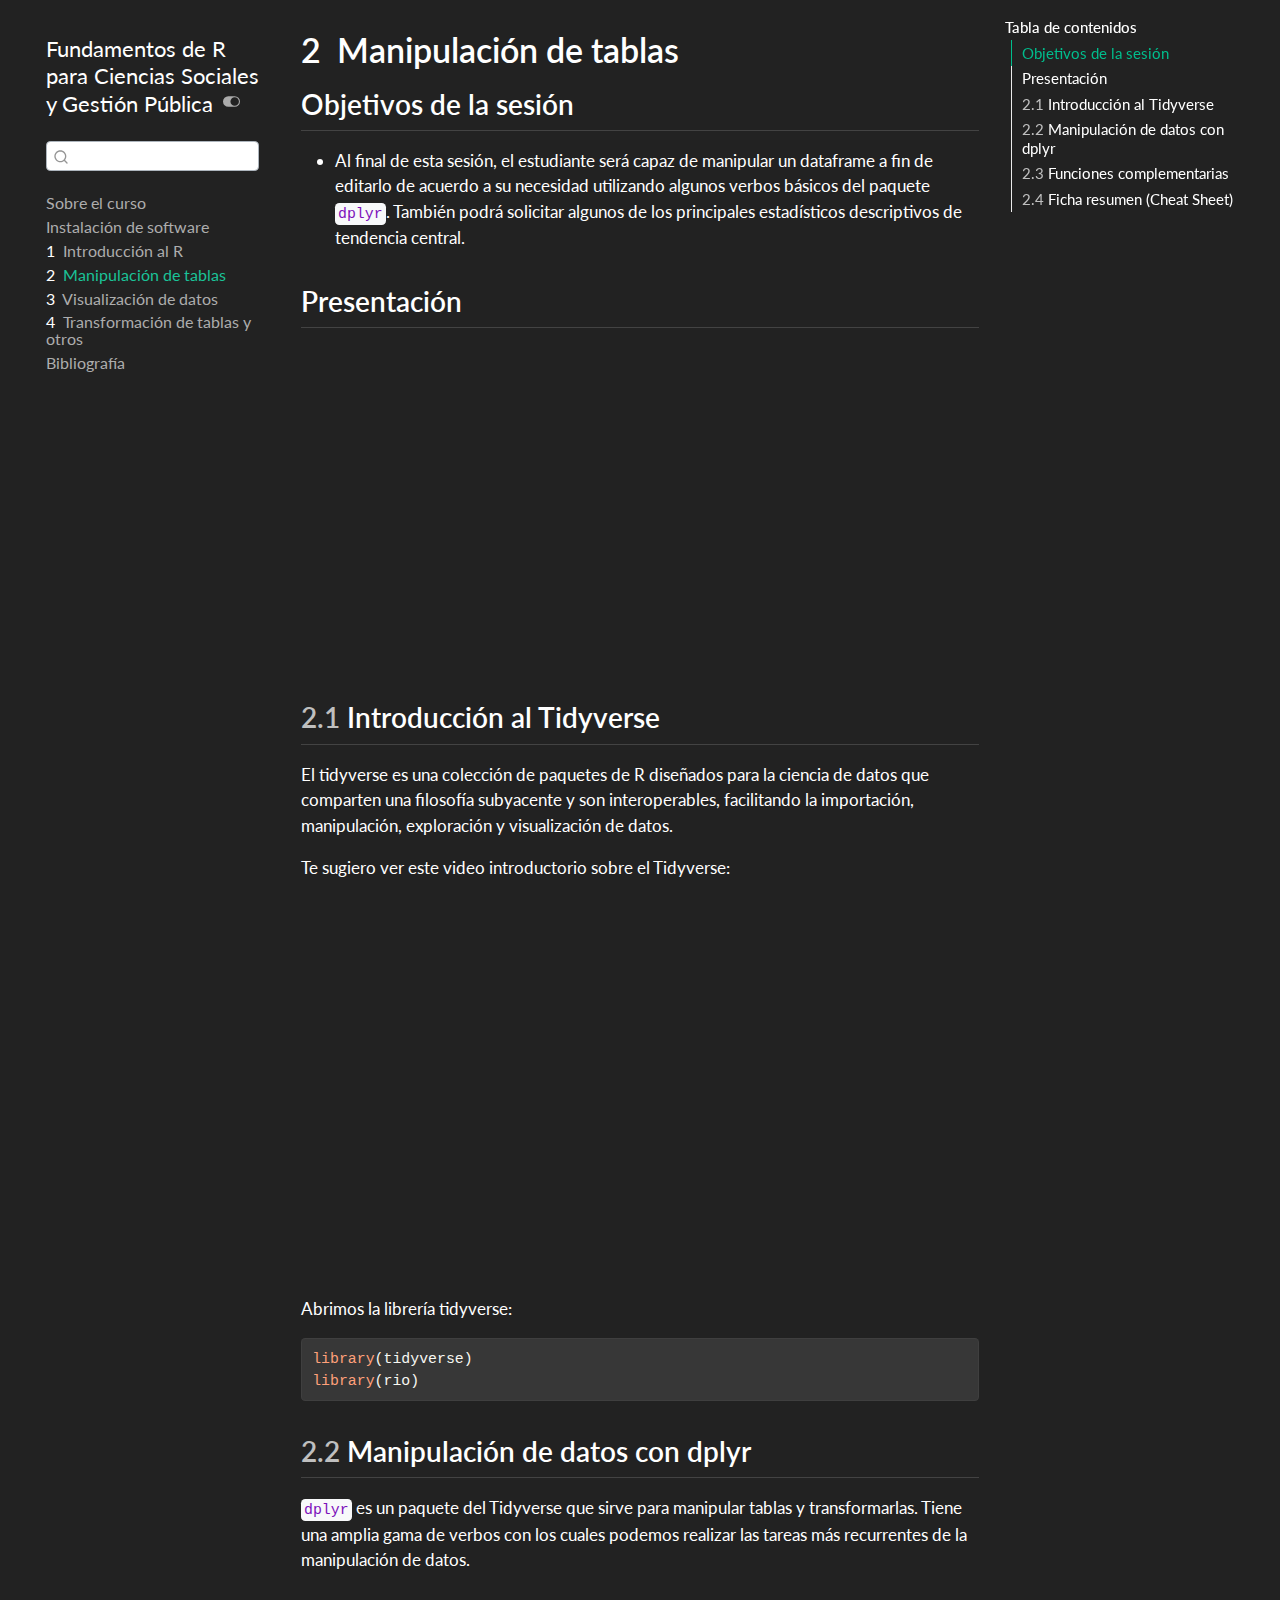
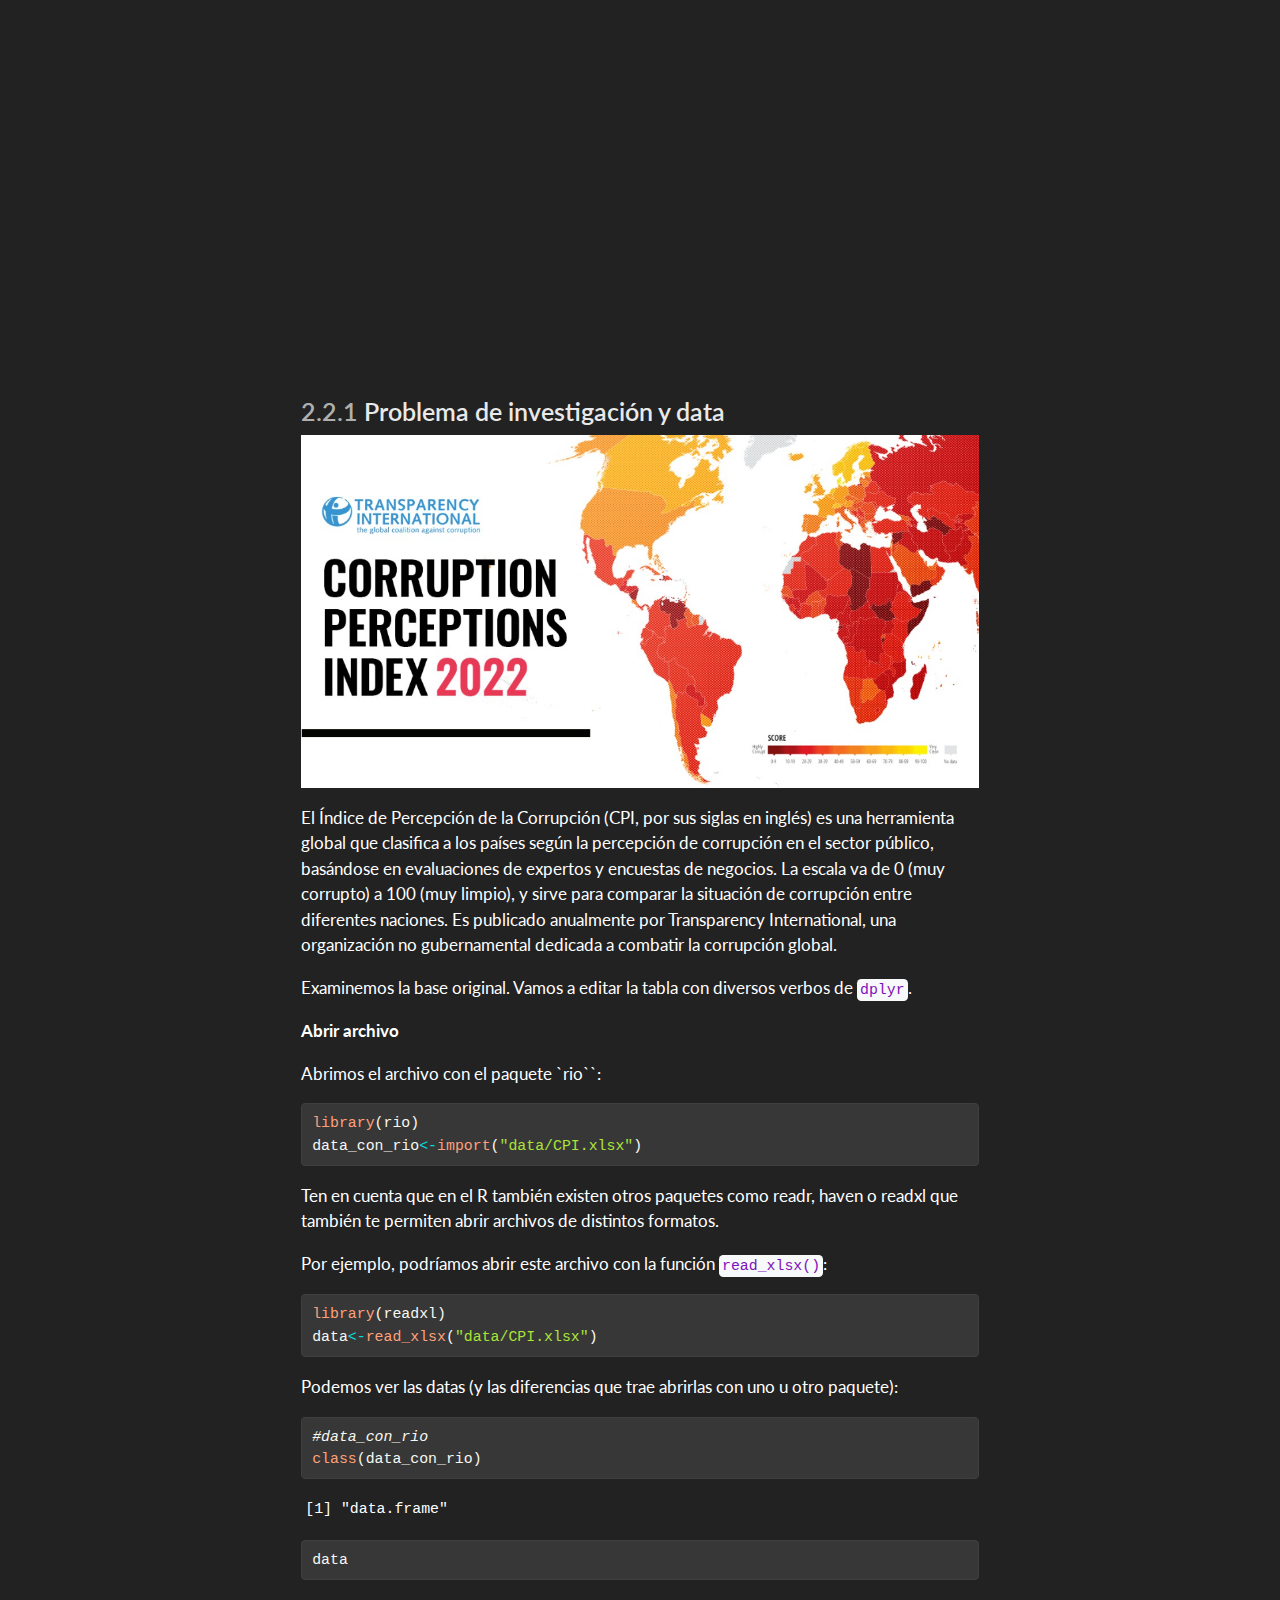
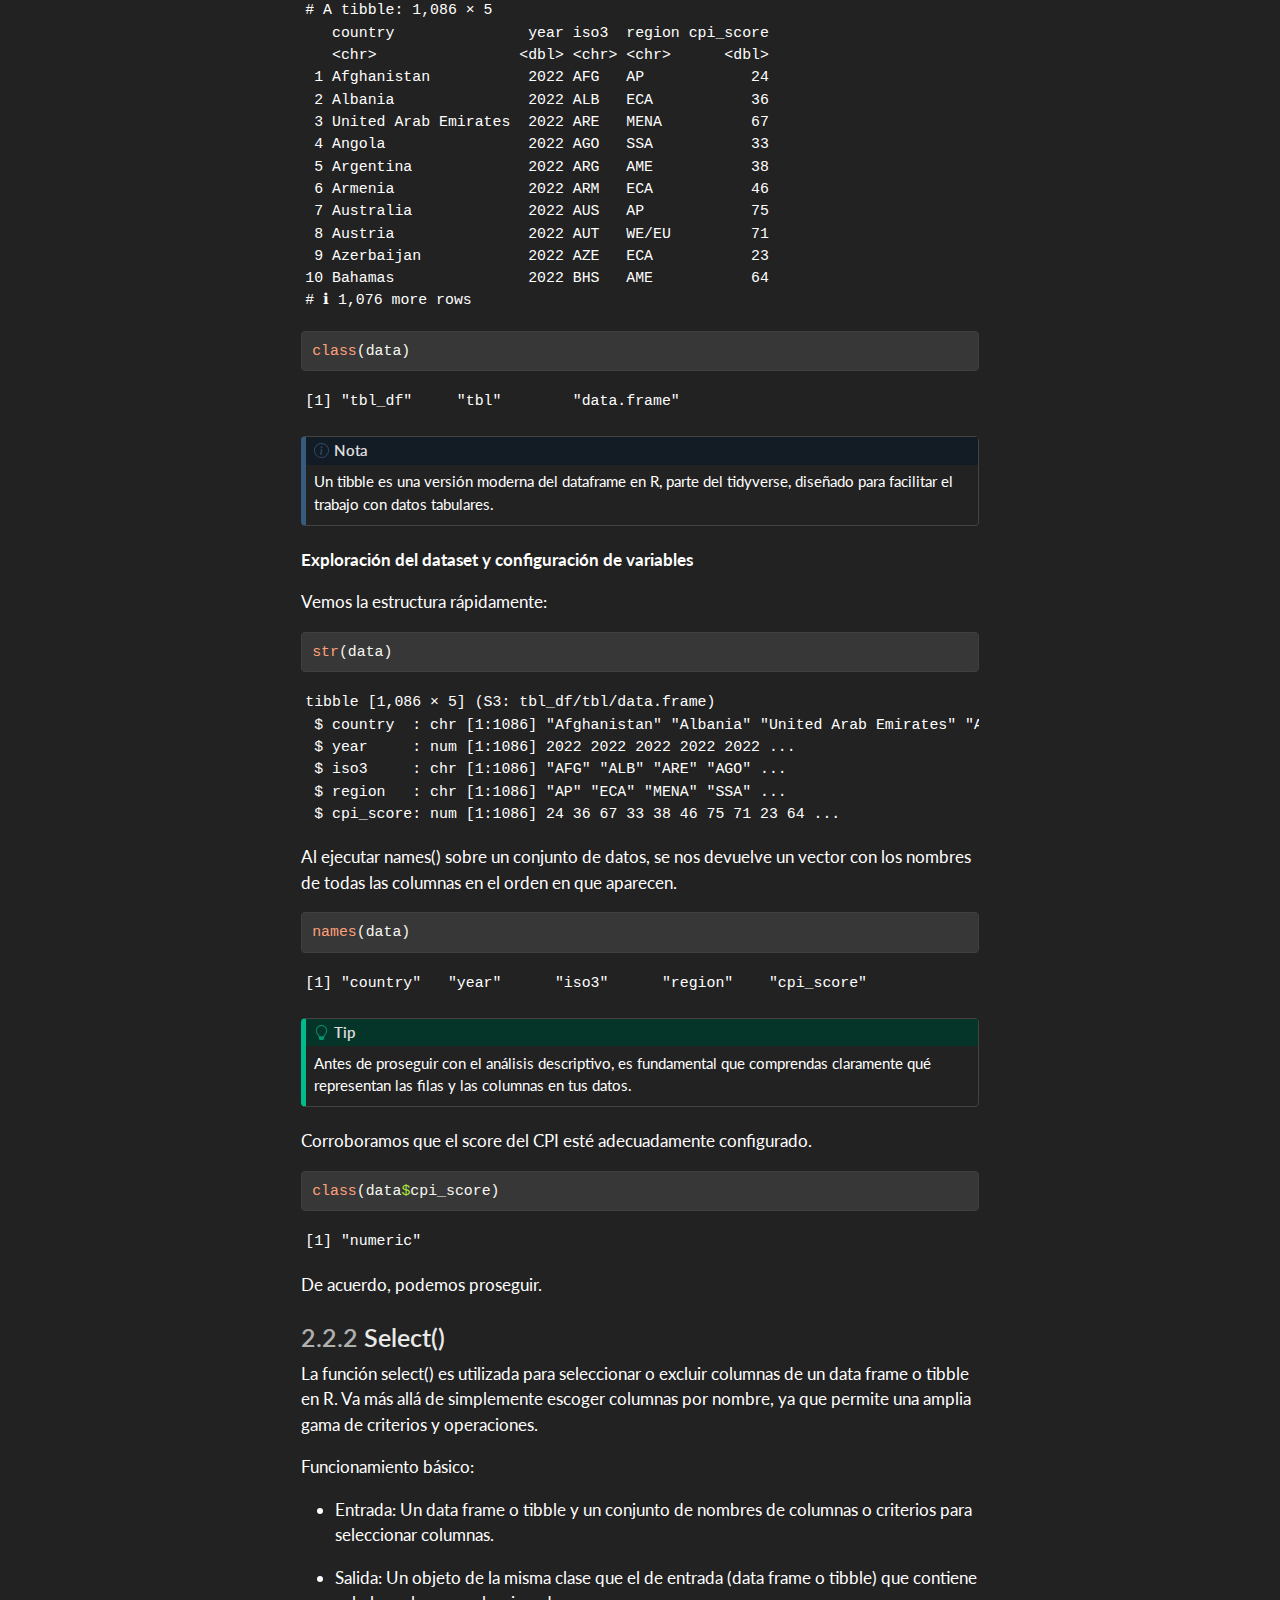
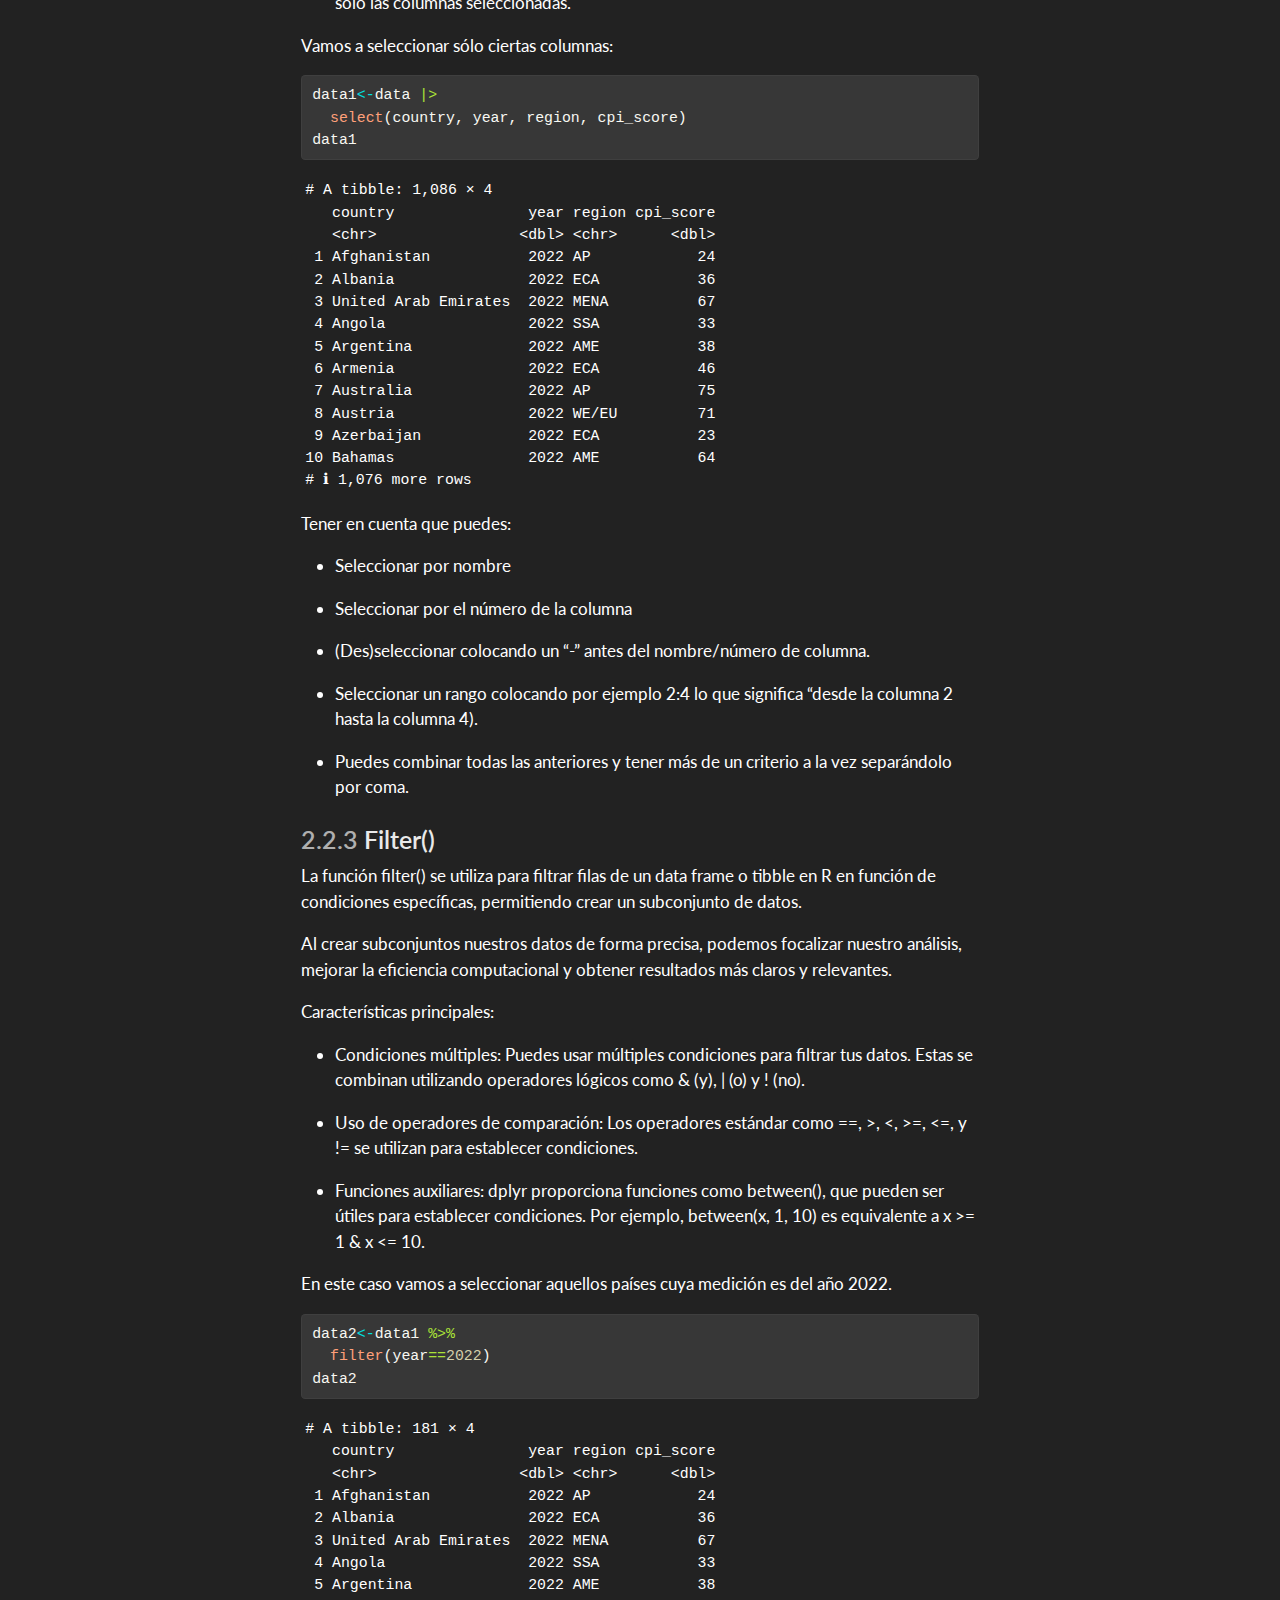
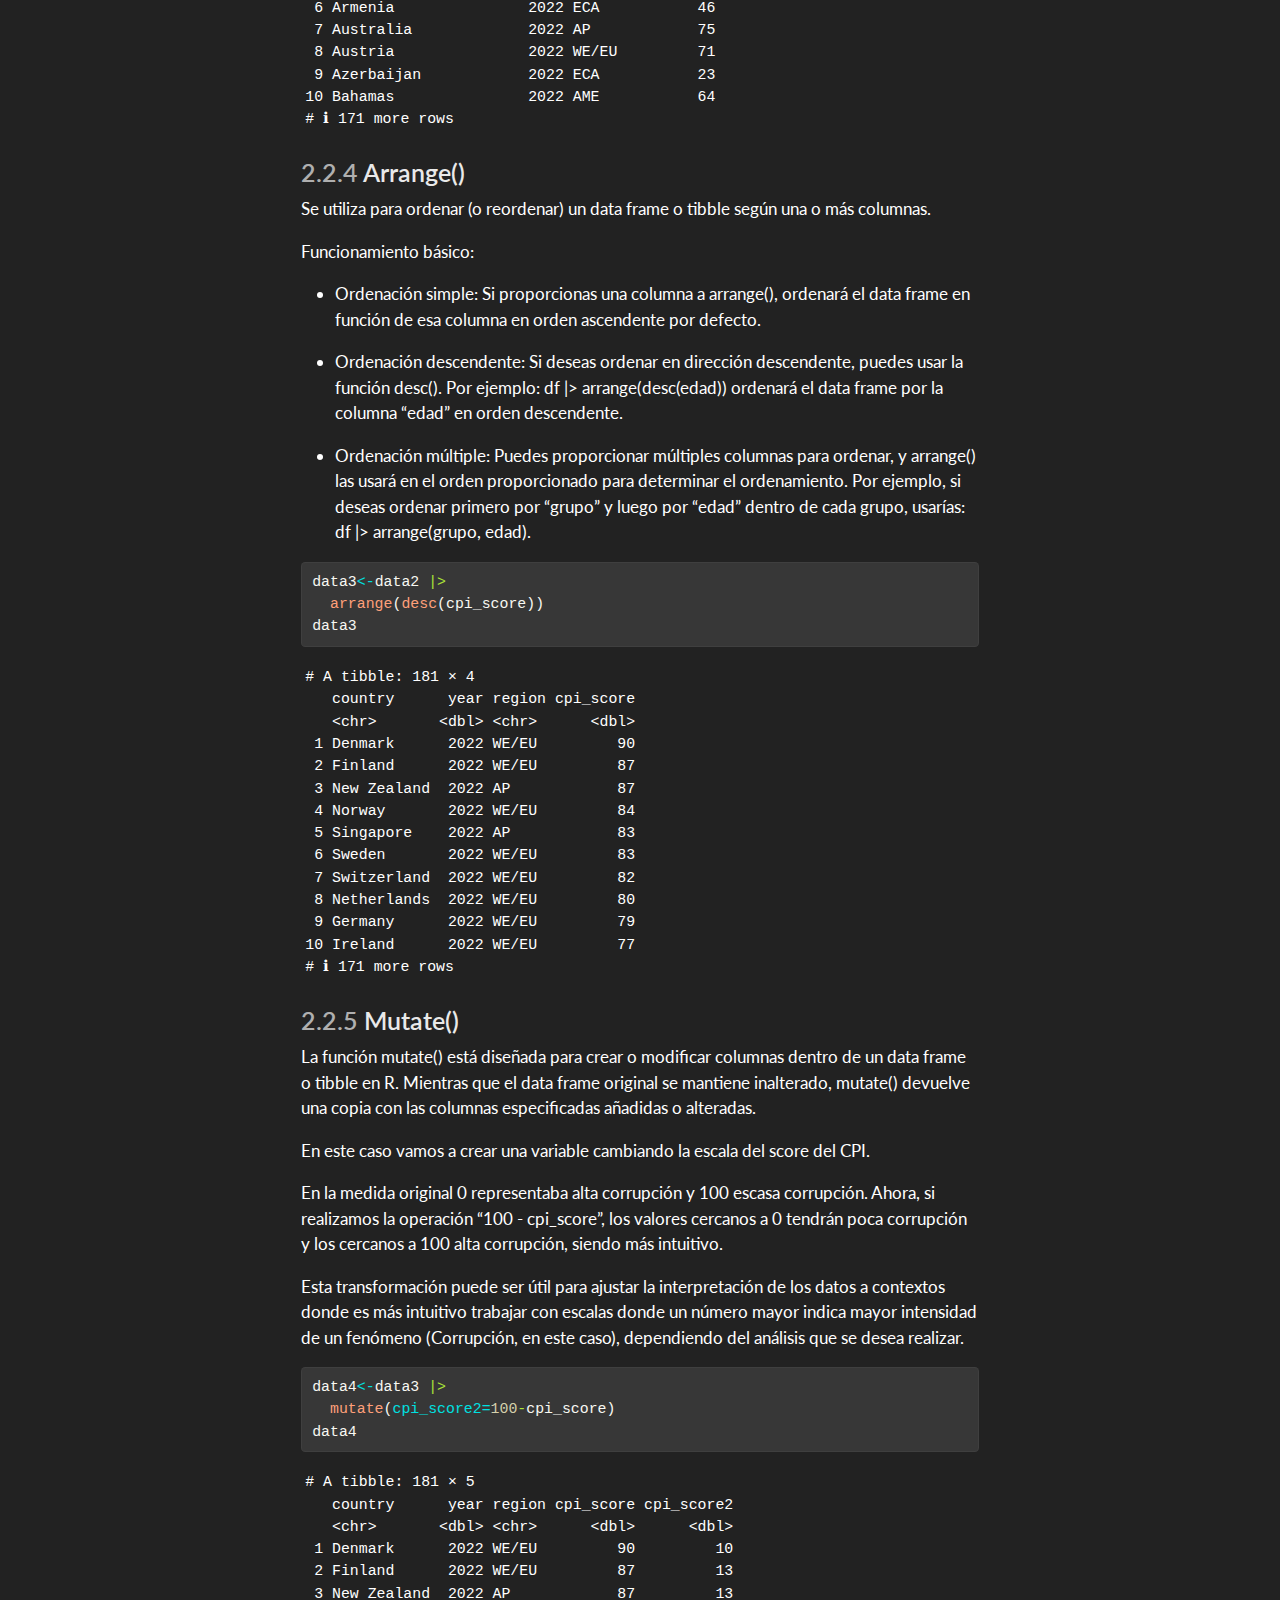
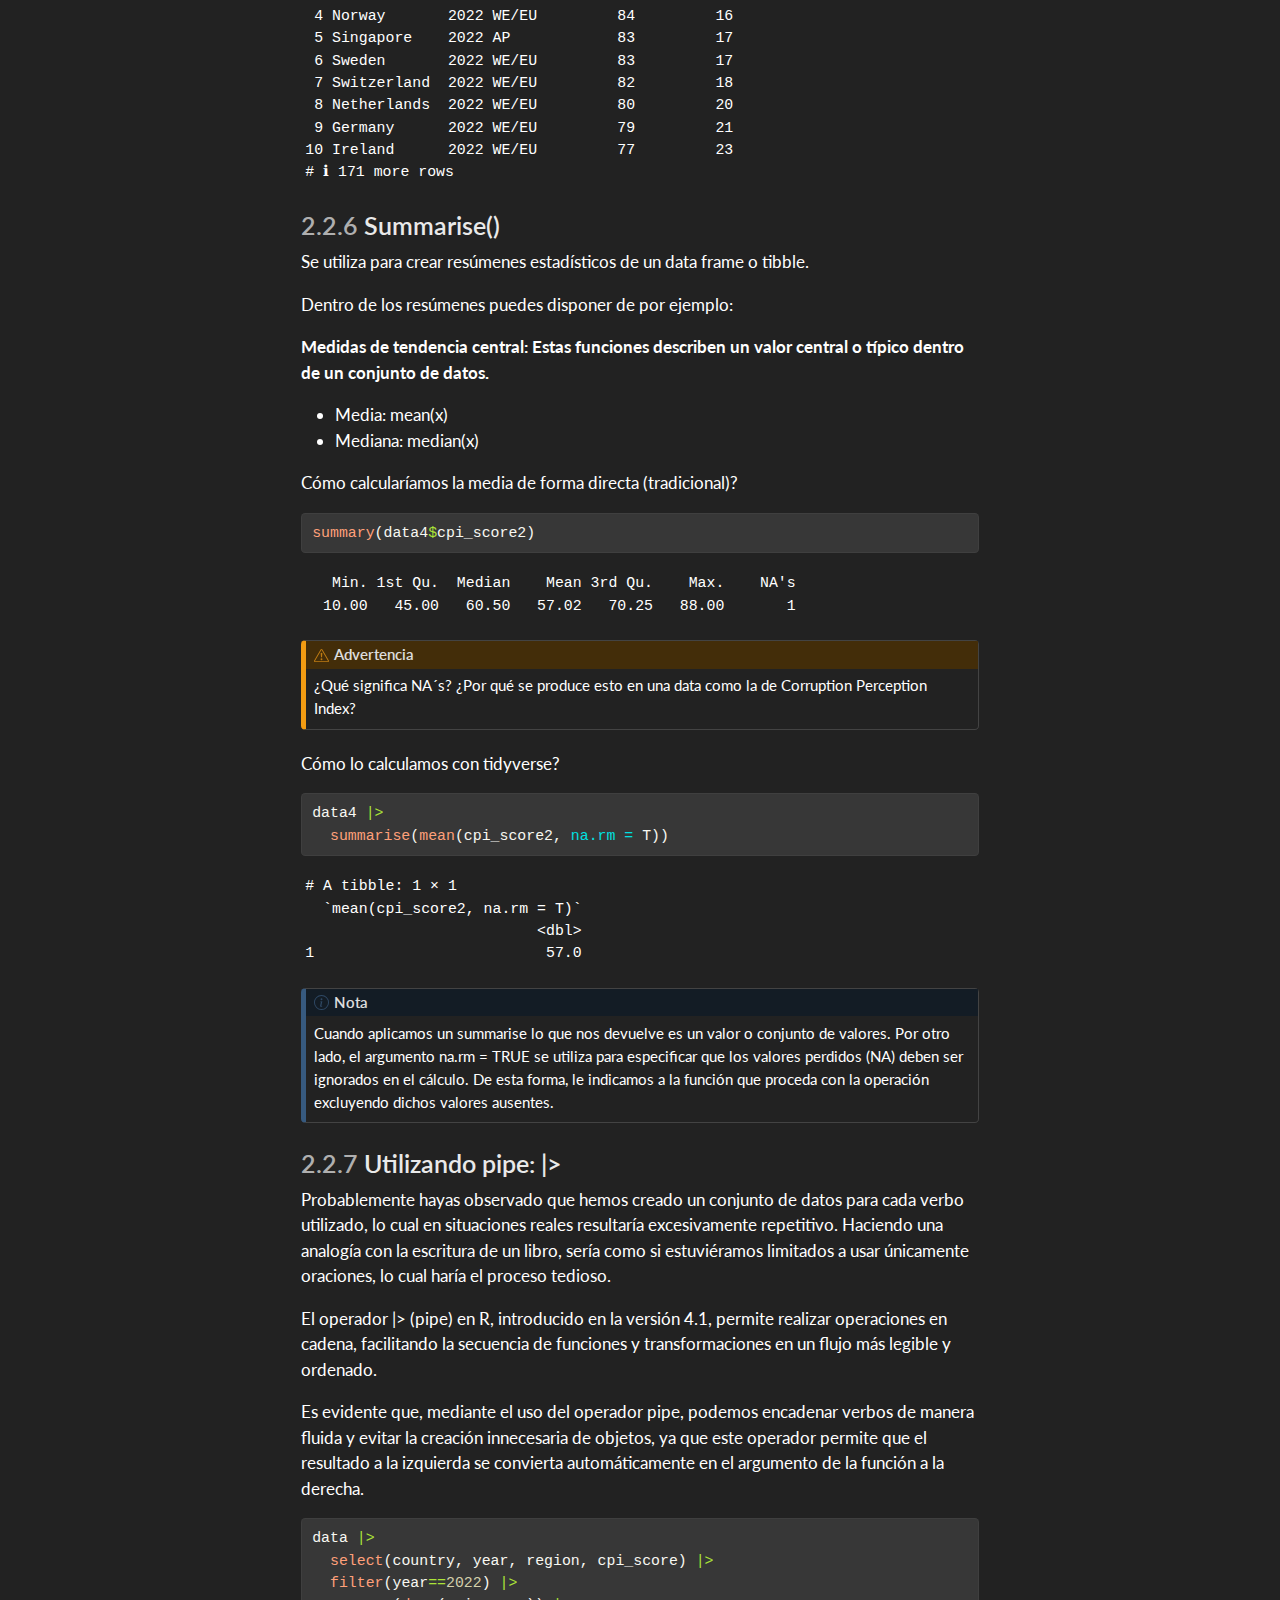
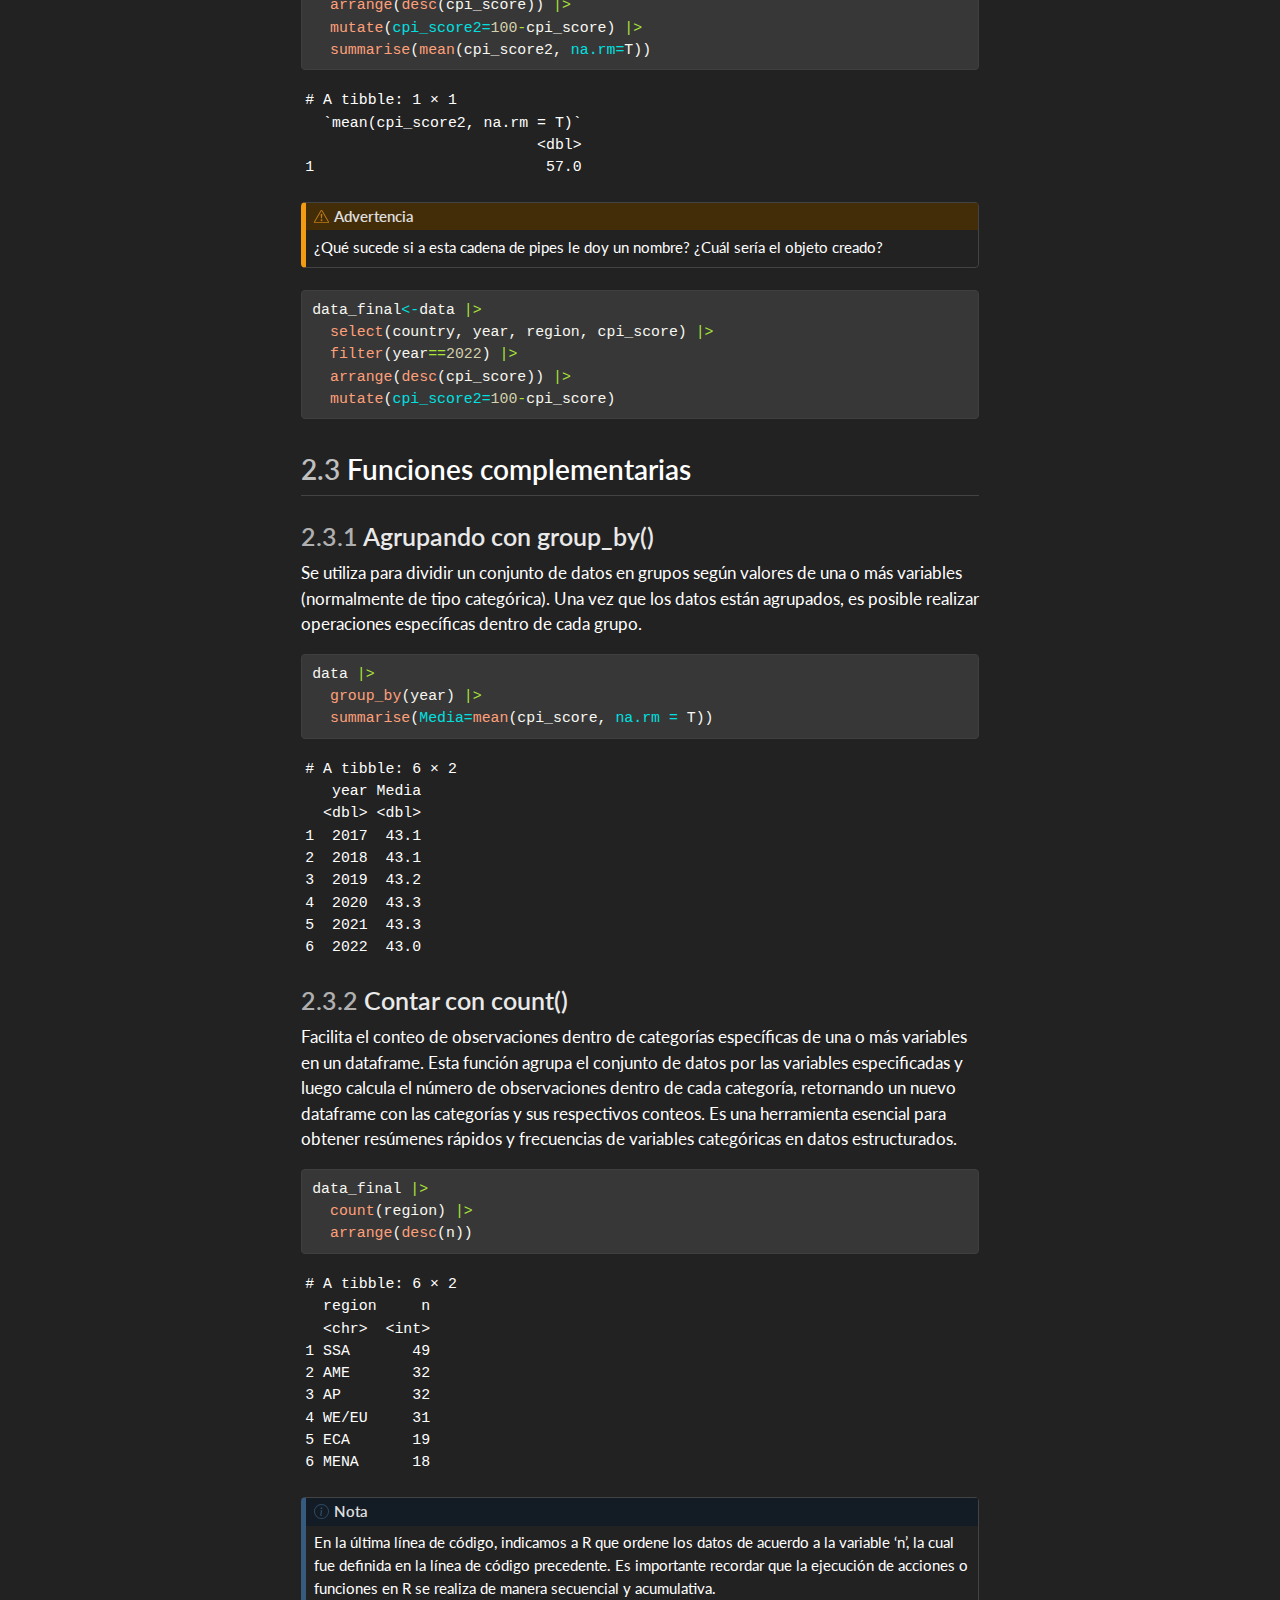
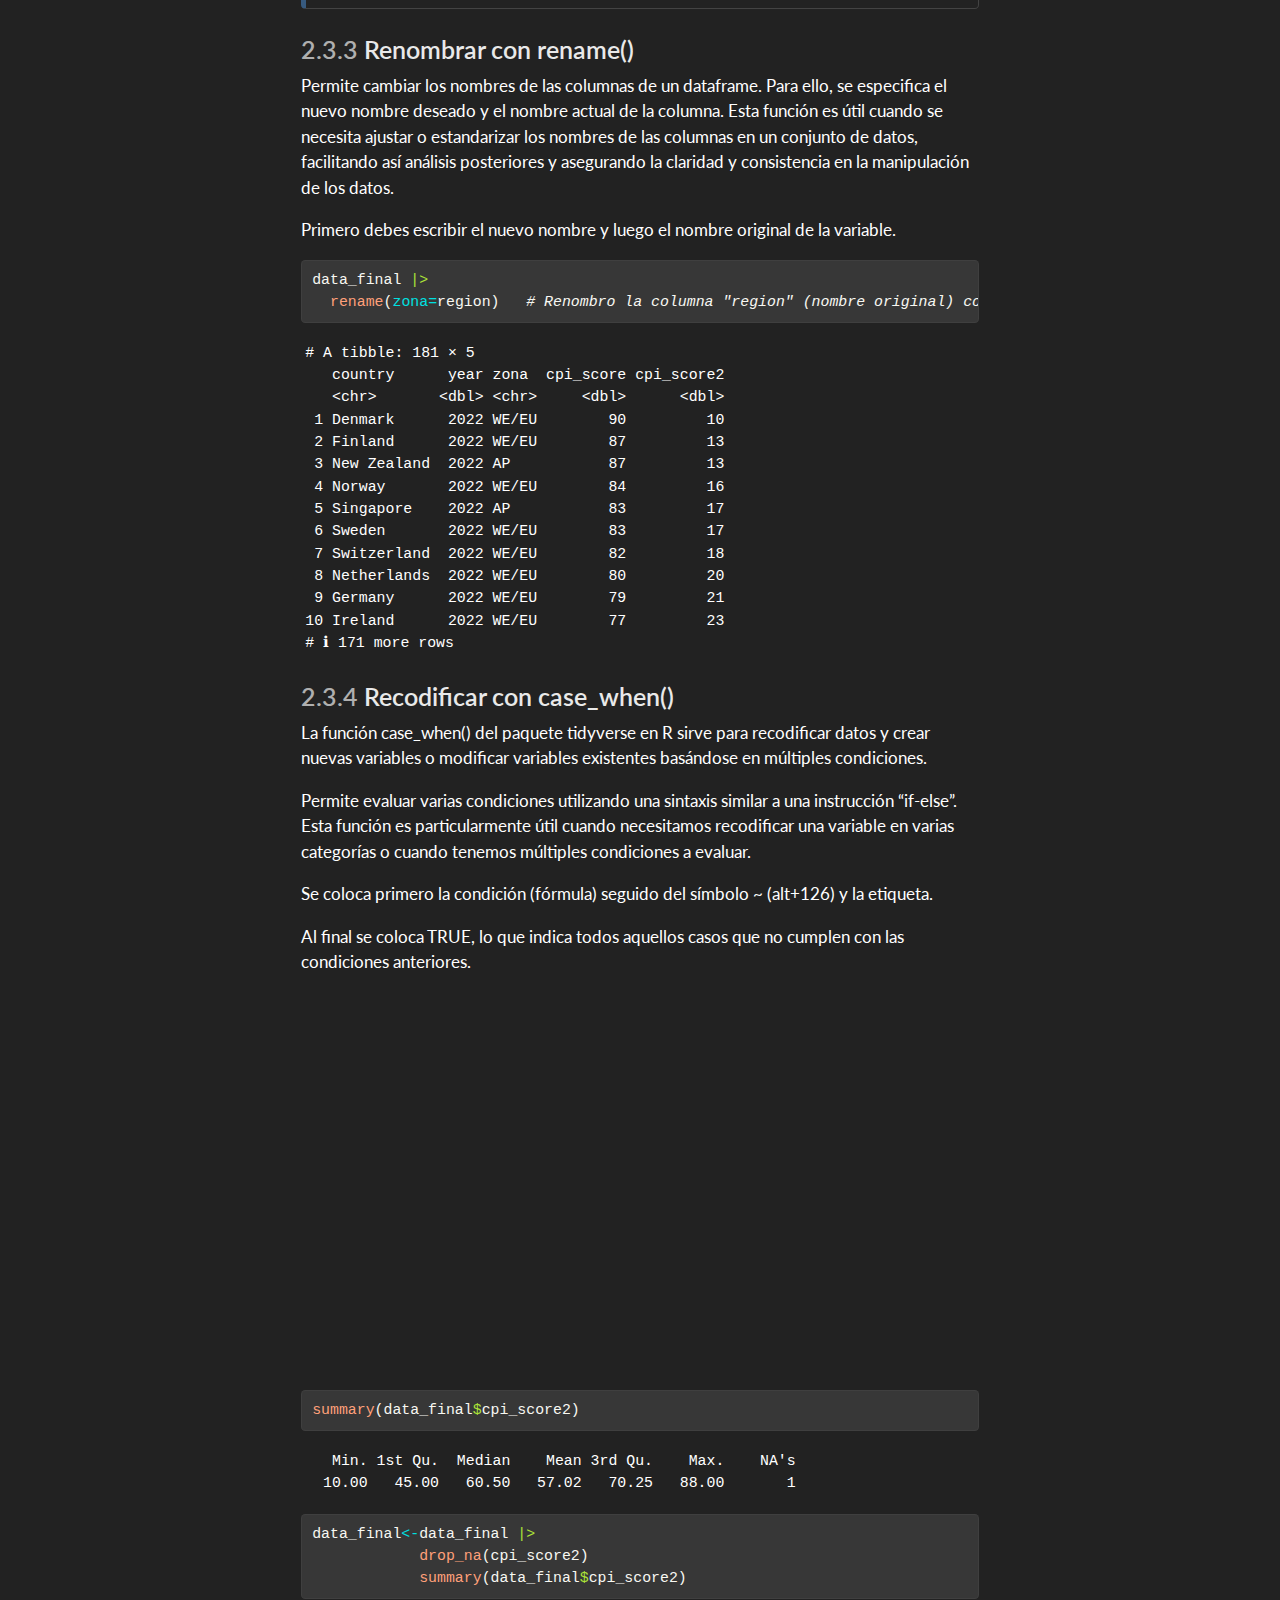
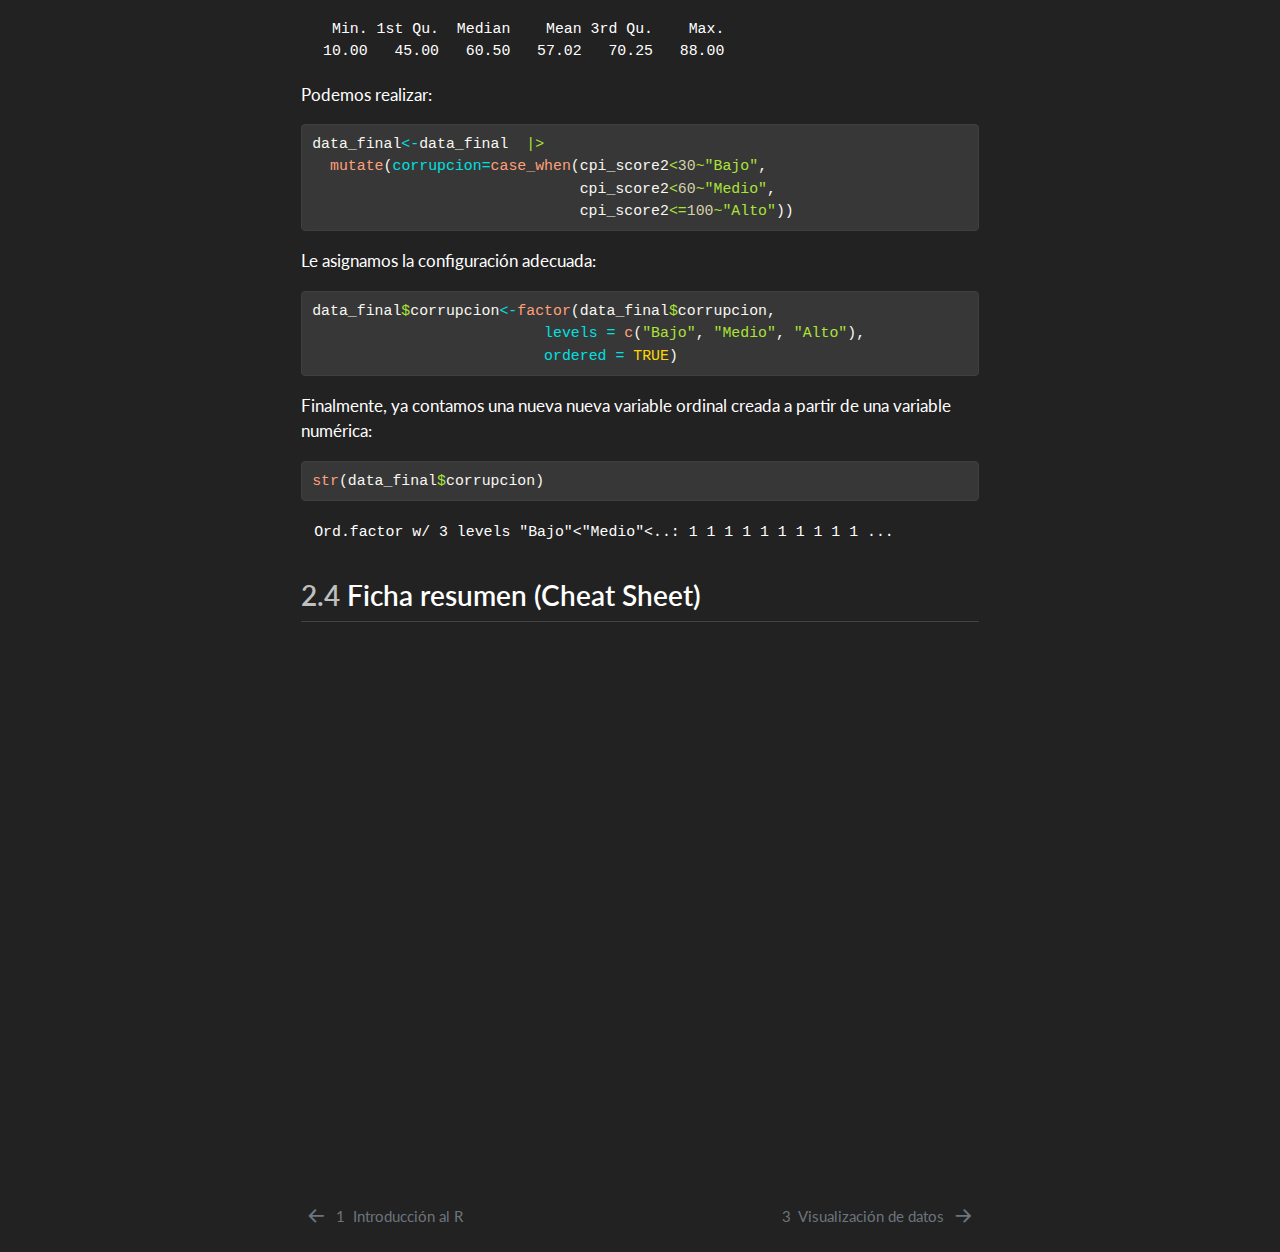
<file: docs/c2_manipulacion.html>
<!DOCTYPE html>
<html xmlns="http://www.w3.org/1999/xhtml" lang="es" xml:lang="es"><head>

<meta charset="utf-8">
<meta name="generator" content="quarto-1.4.542">

<meta name="viewport" content="width=device-width, initial-scale=1.0, user-scalable=yes">


<title>Fundamentos de R para Ciencias Sociales y Gestión Pública - 2&nbsp; Manipulación de tablas</title>
<style>
code{white-space: pre-wrap;}
span.smallcaps{font-variant: small-caps;}
div.columns{display: flex; gap: min(4vw, 1.5em);}
div.column{flex: auto; overflow-x: auto;}
div.hanging-indent{margin-left: 1.5em; text-indent: -1.5em;}
ul.task-list{list-style: none;}
ul.task-list li input[type="checkbox"] {
  width: 0.8em;
  margin: 0 0.8em 0.2em -1em; /* quarto-specific, see https://github.com/quarto-dev/quarto-cli/issues/4556 */ 
  vertical-align: middle;
}
/* CSS for syntax highlighting */
pre > code.sourceCode { white-space: pre; position: relative; }
pre > code.sourceCode > span { line-height: 1.25; }
pre > code.sourceCode > span:empty { height: 1.2em; }
.sourceCode { overflow: visible; }
code.sourceCode > span { color: inherit; text-decoration: inherit; }
div.sourceCode { margin: 1em 0; }
pre.sourceCode { margin: 0; }
@media screen {
div.sourceCode { overflow: auto; }
}
@media print {
pre > code.sourceCode { white-space: pre-wrap; }
pre > code.sourceCode > span { text-indent: -5em; padding-left: 5em; }
}
pre.numberSource code
  { counter-reset: source-line 0; }
pre.numberSource code > span
  { position: relative; left: -4em; counter-increment: source-line; }
pre.numberSource code > span > a:first-child::before
  { content: counter(source-line);
    position: relative; left: -1em; text-align: right; vertical-align: baseline;
    border: none; display: inline-block;
    -webkit-touch-callout: none; -webkit-user-select: none;
    -khtml-user-select: none; -moz-user-select: none;
    -ms-user-select: none; user-select: none;
    padding: 0 4px; width: 4em;
  }
pre.numberSource { margin-left: 3em;  padding-left: 4px; }
div.sourceCode
  {   }
@media screen {
pre > code.sourceCode > span > a:first-child::before { text-decoration: underline; }
}
</style>


<script src="site_libs/quarto-nav/quarto-nav.js"></script>
<script src="site_libs/quarto-nav/headroom.min.js"></script>
<script src="site_libs/clipboard/clipboard.min.js"></script>
<script src="site_libs/quarto-search/autocomplete.umd.js"></script>
<script src="site_libs/quarto-search/fuse.min.js"></script>
<script src="site_libs/quarto-search/quarto-search.js"></script>
<meta name="quarto:offset" content="./">
<link href="./c3_visualizacion.html" rel="next">
<link href="./c1_objetos.html" rel="prev">
<script src="site_libs/quarto-html/quarto.js"></script>
<script src="site_libs/quarto-html/popper.min.js"></script>
<script src="site_libs/quarto-html/tippy.umd.min.js"></script>
<script src="site_libs/quarto-html/anchor.min.js"></script>
<link href="site_libs/quarto-html/tippy.css" rel="stylesheet">
<link href="site_libs/quarto-html/quarto-syntax-highlighting.css" rel="stylesheet" class="quarto-color-scheme" id="quarto-text-highlighting-styles">
<link href="site_libs/quarto-html/quarto-syntax-highlighting-dark.css" rel="stylesheet" class="quarto-color-scheme quarto-color-alternate" id="quarto-text-highlighting-styles">
<script src="site_libs/bootstrap/bootstrap.min.js"></script>
<link href="site_libs/bootstrap/bootstrap-icons.css" rel="stylesheet">
<link href="site_libs/bootstrap/bootstrap.min.css" rel="stylesheet" class="quarto-color-scheme" id="quarto-bootstrap" data-mode="light">
<link href="site_libs/bootstrap/bootstrap-dark.min.css" rel="stylesheet" class="quarto-color-scheme quarto-color-alternate" id="quarto-bootstrap" data-mode="dark">
<script id="quarto-search-options" type="application/json">{
  "location": "sidebar",
  "copy-button": false,
  "collapse-after": 3,
  "panel-placement": "start",
  "type": "textbox",
  "limit": 50,
  "keyboard-shortcut": [
    "f",
    "/",
    "s"
  ],
  "show-item-context": false,
  "language": {
    "search-no-results-text": "Sin resultados",
    "search-matching-documents-text": "documentos encontrados",
    "search-copy-link-title": "Copiar el enlace en la búsqueda",
    "search-hide-matches-text": "Ocultar resultados adicionales",
    "search-more-match-text": "resultado adicional en este documento",
    "search-more-matches-text": "resultados adicionales en este documento",
    "search-clear-button-title": "Borrar",
    "search-text-placeholder": "",
    "search-detached-cancel-button-title": "Cancelar",
    "search-submit-button-title": "Enviar",
    "search-label": "Buscar"
  }
}</script>


</head>

<body class="nav-sidebar floating">

<div id="quarto-search-results"></div>
  <header id="quarto-header" class="headroom fixed-top">
  <nav class="quarto-secondary-nav">
    <div class="container-fluid d-flex">
      <button type="button" class="quarto-btn-toggle btn" data-bs-toggle="collapse" data-bs-target=".quarto-sidebar-collapse-item" aria-controls="quarto-sidebar" aria-expanded="false" aria-label="Alternar barra lateral" onclick="if (window.quartoToggleHeadroom) { window.quartoToggleHeadroom(); }">
        <i class="bi bi-layout-text-sidebar-reverse"></i>
      </button>
        <nav class="quarto-page-breadcrumbs" aria-label="breadcrumb"><ol class="breadcrumb"><li class="breadcrumb-item"><a href="./c2_manipulacion.html"><span class="chapter-number">2</span>&nbsp; <span class="chapter-title">Manipulación de tablas</span></a></li></ol></nav>
        <a class="flex-grow-1" role="button" data-bs-toggle="collapse" data-bs-target=".quarto-sidebar-collapse-item" aria-controls="quarto-sidebar" aria-expanded="false" aria-label="Alternar barra lateral" onclick="if (window.quartoToggleHeadroom) { window.quartoToggleHeadroom(); }">      
        </a>
      <button type="button" class="btn quarto-search-button" aria-label="" onclick="window.quartoOpenSearch();">
        <i class="bi bi-search"></i>
      </button>
    </div>
  </nav>
</header>
<!-- content -->
<div id="quarto-content" class="quarto-container page-columns page-rows-contents page-layout-article">
<!-- sidebar -->
  <nav id="quarto-sidebar" class="sidebar collapse collapse-horizontal quarto-sidebar-collapse-item sidebar-navigation floating overflow-auto">
    <div class="pt-lg-2 mt-2 text-left sidebar-header">
    <div class="sidebar-title mb-0 py-0">
      <a href="./">Fundamentos de R para Ciencias Sociales y Gestión Pública</a> 
        <div class="sidebar-tools-main">
  <a href="" class="quarto-color-scheme-toggle quarto-navigation-tool  px-1" onclick="window.quartoToggleColorScheme(); return false;" title="Alternar modo oscuro"><i class="bi"></i></a>
</div>
    </div>
      </div>
        <div class="mt-2 flex-shrink-0 align-items-center">
        <div class="sidebar-search">
        <div id="quarto-search" class="" title="Buscar"></div>
        </div>
        </div>
    <div class="sidebar-menu-container"> 
    <ul class="list-unstyled mt-1">
        <li class="sidebar-item">
  <div class="sidebar-item-container"> 
  <a href="./index.html" class="sidebar-item-text sidebar-link">
 <span class="menu-text">Sobre el curso</span></a>
  </div>
</li>
        <li class="sidebar-item">
  <div class="sidebar-item-container"> 
  <a href="./c0_programas.html" class="sidebar-item-text sidebar-link">
 <span class="menu-text">Instalación de software</span></a>
  </div>
</li>
        <li class="sidebar-item">
  <div class="sidebar-item-container"> 
  <a href="./c1_objetos.html" class="sidebar-item-text sidebar-link">
 <span class="menu-text"><span class="chapter-number">1</span>&nbsp; <span class="chapter-title">Introducción al R</span></span></a>
  </div>
</li>
        <li class="sidebar-item">
  <div class="sidebar-item-container"> 
  <a href="./c2_manipulacion.html" class="sidebar-item-text sidebar-link active">
 <span class="menu-text"><span class="chapter-number">2</span>&nbsp; <span class="chapter-title">Manipulación de tablas</span></span></a>
  </div>
</li>
        <li class="sidebar-item">
  <div class="sidebar-item-container"> 
  <a href="./c3_visualizacion.html" class="sidebar-item-text sidebar-link">
 <span class="menu-text"><span class="chapter-number">3</span>&nbsp; <span class="chapter-title">Visualización de datos</span></span></a>
  </div>
</li>
        <li class="sidebar-item">
  <div class="sidebar-item-container"> 
  <a href="./c4_transformacion.html" class="sidebar-item-text sidebar-link">
 <span class="menu-text"><span class="chapter-number">4</span>&nbsp; <span class="chapter-title">Transformación de tablas y otros</span></span></a>
  </div>
</li>
        <li class="sidebar-item">
  <div class="sidebar-item-container"> 
  <a href="./references.html" class="sidebar-item-text sidebar-link">
 <span class="menu-text">Bibliografía</span></a>
  </div>
</li>
    </ul>
    </div>
</nav>
<div id="quarto-sidebar-glass" class="quarto-sidebar-collapse-item" data-bs-toggle="collapse" data-bs-target=".quarto-sidebar-collapse-item"></div>
<!-- margin-sidebar -->
    <div id="quarto-margin-sidebar" class="sidebar margin-sidebar">
        <nav id="TOC" role="doc-toc" class="toc-active">
    <h2 id="toc-title">Tabla de contenidos</h2>
   
  <ul>
  <li><a href="#objetivos-de-la-sesión" id="toc-objetivos-de-la-sesión" class="nav-link active" data-scroll-target="#objetivos-de-la-sesión">Objetivos de la sesión</a></li>
  <li><a href="#presentación" id="toc-presentación" class="nav-link" data-scroll-target="#presentación">Presentación</a></li>
  <li><a href="#introducción-al-tidyverse" id="toc-introducción-al-tidyverse" class="nav-link" data-scroll-target="#introducción-al-tidyverse"><span class="header-section-number">2.1</span> Introducción al Tidyverse</a></li>
  <li><a href="#manipulación-de-datos-con-dplyr" id="toc-manipulación-de-datos-con-dplyr" class="nav-link" data-scroll-target="#manipulación-de-datos-con-dplyr"><span class="header-section-number">2.2</span> Manipulación de datos con dplyr</a>
  <ul class="collapse">
  <li><a href="#problema-de-investigación-y-data" id="toc-problema-de-investigación-y-data" class="nav-link" data-scroll-target="#problema-de-investigación-y-data"><span class="header-section-number">2.2.1</span> Problema de investigación y data</a></li>
  <li><a href="#select" id="toc-select" class="nav-link" data-scroll-target="#select"><span class="header-section-number">2.2.2</span> Select()</a></li>
  <li><a href="#filter" id="toc-filter" class="nav-link" data-scroll-target="#filter"><span class="header-section-number">2.2.3</span> Filter()</a></li>
  <li><a href="#arrange" id="toc-arrange" class="nav-link" data-scroll-target="#arrange"><span class="header-section-number">2.2.4</span> Arrange()</a></li>
  <li><a href="#mutate" id="toc-mutate" class="nav-link" data-scroll-target="#mutate"><span class="header-section-number">2.2.5</span> Mutate()</a></li>
  <li><a href="#summarise" id="toc-summarise" class="nav-link" data-scroll-target="#summarise"><span class="header-section-number">2.2.6</span> Summarise()</a></li>
  <li><a href="#utilizando-pipe" id="toc-utilizando-pipe" class="nav-link" data-scroll-target="#utilizando-pipe"><span class="header-section-number">2.2.7</span> Utilizando pipe: |&gt;</a></li>
  </ul></li>
  <li><a href="#funciones-complementarias" id="toc-funciones-complementarias" class="nav-link" data-scroll-target="#funciones-complementarias"><span class="header-section-number">2.3</span> Funciones complementarias</a>
  <ul class="collapse">
  <li><a href="#agrupando-con-group_by" id="toc-agrupando-con-group_by" class="nav-link" data-scroll-target="#agrupando-con-group_by"><span class="header-section-number">2.3.1</span> Agrupando con group_by()</a></li>
  <li><a href="#contar-con-count" id="toc-contar-con-count" class="nav-link" data-scroll-target="#contar-con-count"><span class="header-section-number">2.3.2</span> Contar con count()</a></li>
  <li><a href="#renombrar-con-rename" id="toc-renombrar-con-rename" class="nav-link" data-scroll-target="#renombrar-con-rename"><span class="header-section-number">2.3.3</span> Renombrar con rename()</a></li>
  <li><a href="#recodificar-con-case_when" id="toc-recodificar-con-case_when" class="nav-link" data-scroll-target="#recodificar-con-case_when"><span class="header-section-number">2.3.4</span> Recodificar con case_when()</a></li>
  </ul></li>
  <li><a href="#ficha-resumen-cheat-sheet" id="toc-ficha-resumen-cheat-sheet" class="nav-link" data-scroll-target="#ficha-resumen-cheat-sheet"><span class="header-section-number">2.4</span> Ficha resumen (Cheat Sheet)</a></li>
  </ul>
</nav>
    </div>
<!-- main -->
<main class="content" id="quarto-document-content">

<header id="title-block-header" class="quarto-title-block default">
<div class="quarto-title">
<h1 class="title"><span class="chapter-number">2</span>&nbsp; <span class="chapter-title">Manipulación de tablas</span></h1>
</div>



<div class="quarto-title-meta">

    
  
    
  </div>
  


</header>


<section id="objetivos-de-la-sesión" class="level2 unnumbered">
<h2 class="unnumbered anchored" data-anchor-id="objetivos-de-la-sesión">Objetivos de la sesión</h2>
<ul>
<li>Al final de esta sesión, el estudiante será capaz de manipular un dataframe a fin de editarlo de acuerdo a su necesidad utilizando algunos verbos básicos del paquete <code>dplyr</code>. También podrá solicitar algunos de los principales estadísticos descriptivos de tendencia central.</li>
</ul>
</section>
<section id="presentación" class="level2 unnumbered">
<h2 class="unnumbered anchored" data-anchor-id="presentación">Presentación</h2>
<iframe src="https://docs.google.com/presentation/d/e/2PACX-1vSzIP1Y4dnSARNKLc3CcA-HJZDar2Ms4lrSkwXQ--DudR7n3fi4bMPhHho55LKerTiDSERDhheti3Ln/embed?start=false&amp;loop=false&amp;delayms=60000" frameborder="0" width="480" height="299" allowfullscreen="true" mozallowfullscreen="true" webkitallowfullscreen="true"></iframe>
</section>
<section id="introducción-al-tidyverse" class="level2" data-number="2.1">
<h2 data-number="2.1" class="anchored" data-anchor-id="introducción-al-tidyverse"><span class="header-section-number">2.1</span> Introducción al Tidyverse</h2>
<p>El tidyverse es una colección de paquetes de R diseñados para la ciencia de datos que comparten una filosofía subyacente y son interoperables, facilitando la importación, manipulación, exploración y visualización de datos.</p>
<p>Te sugiero ver este video introductorio sobre el Tidyverse:</p>
<div class="quarto-video ratio ratio-16x9"><iframe data-external="1" src="https://www.youtube.com/embed/6HYKusg31Yo" title="" frameborder="0" allow="accelerometer; autoplay; clipboard-write; encrypted-media; gyroscope; picture-in-picture" allowfullscreen=""></iframe></div>
<p>Abrimos la librería tidyverse:</p>
<div class="cell">
<div class="sourceCode cell-code" id="cb1"><pre class="sourceCode r code-with-copy"><code class="sourceCode r"><span id="cb1-1"><a href="#cb1-1" aria-hidden="true" tabindex="-1"></a><span class="fu">library</span>(tidyverse)</span>
<span id="cb1-2"><a href="#cb1-2" aria-hidden="true" tabindex="-1"></a><span class="fu">library</span>(rio)</span></code><button title="Copiar al portapapeles" class="code-copy-button"><i class="bi"></i></button></pre></div>
</div>
</section>
<section id="manipulación-de-datos-con-dplyr" class="level2" data-number="2.2">
<h2 data-number="2.2" class="anchored" data-anchor-id="manipulación-de-datos-con-dplyr"><span class="header-section-number">2.2</span> Manipulación de datos con dplyr</h2>
<p><code>dplyr</code> es un paquete del Tidyverse que sirve para manipular tablas y transformarlas. Tiene una amplia gama de verbos con los cuales podemos realizar las tareas más recurrentes de la manipulación de datos.</p>
<div class="quarto-video ratio ratio-16x9"><iframe data-external="1" src="https://www.youtube.com/embed/etxZRx3Jx8o" title="" frameborder="0" allow="accelerometer; autoplay; clipboard-write; encrypted-media; gyroscope; picture-in-picture" allowfullscreen=""></iframe></div>
<section id="problema-de-investigación-y-data" class="level3" data-number="2.2.1">
<h3 data-number="2.2.1" class="anchored" data-anchor-id="problema-de-investigación-y-data"><span class="header-section-number">2.2.1</span> Problema de investigación y data</h3>
<p><img src="images/cpi.png" class="img-fluid"></p>
<p>El Índice de Percepción de la Corrupción (CPI, por sus siglas en inglés) es una herramienta global que clasifica a los países según la percepción de corrupción en el sector público, basándose en evaluaciones de expertos y encuestas de negocios. La escala va de 0 (muy corrupto) a 100 (muy limpio), y sirve para comparar la situación de corrupción entre diferentes naciones. Es publicado anualmente por Transparency International, una organización no gubernamental dedicada a combatir la corrupción global.</p>
<p>Examinemos la base original. Vamos a editar la tabla con diversos verbos de <code>dplyr</code>.</p>
<p><strong>Abrir archivo</strong></p>
<p>Abrimos el archivo con el paquete `rio``:</p>
<div class="cell">
<div class="sourceCode cell-code" id="cb2"><pre class="sourceCode r code-with-copy"><code class="sourceCode r"><span id="cb2-1"><a href="#cb2-1" aria-hidden="true" tabindex="-1"></a><span class="fu">library</span>(rio)</span>
<span id="cb2-2"><a href="#cb2-2" aria-hidden="true" tabindex="-1"></a>data_con_rio<span class="ot">&lt;-</span><span class="fu">import</span>(<span class="st">"data/CPI.xlsx"</span>)</span></code><button title="Copiar al portapapeles" class="code-copy-button"><i class="bi"></i></button></pre></div>
</div>
<p>Ten en cuenta que en el R también existen otros paquetes como readr, haven o readxl que también te permiten abrir archivos de distintos formatos.</p>
<p>Por ejemplo, podríamos abrir este archivo con la función <code>read_xlsx()</code>:</p>
<div class="cell">
<div class="sourceCode cell-code" id="cb3"><pre class="sourceCode r code-with-copy"><code class="sourceCode r"><span id="cb3-1"><a href="#cb3-1" aria-hidden="true" tabindex="-1"></a><span class="fu">library</span>(readxl)</span>
<span id="cb3-2"><a href="#cb3-2" aria-hidden="true" tabindex="-1"></a>data<span class="ot">&lt;-</span><span class="fu">read_xlsx</span>(<span class="st">"data/CPI.xlsx"</span>)</span></code><button title="Copiar al portapapeles" class="code-copy-button"><i class="bi"></i></button></pre></div>
</div>
<p>Podemos ver las datas (y las diferencias que trae abrirlas con uno u otro paquete):</p>
<div class="cell">
<div class="sourceCode cell-code" id="cb4"><pre class="sourceCode r code-with-copy"><code class="sourceCode r"><span id="cb4-1"><a href="#cb4-1" aria-hidden="true" tabindex="-1"></a><span class="co">#data_con_rio</span></span>
<span id="cb4-2"><a href="#cb4-2" aria-hidden="true" tabindex="-1"></a><span class="fu">class</span>(data_con_rio)</span></code><button title="Copiar al portapapeles" class="code-copy-button"><i class="bi"></i></button></pre></div>
<div class="cell-output cell-output-stdout">
<pre><code>[1] "data.frame"</code></pre>
</div>
</div>
<div class="cell">
<div class="sourceCode cell-code" id="cb6"><pre class="sourceCode r code-with-copy"><code class="sourceCode r"><span id="cb6-1"><a href="#cb6-1" aria-hidden="true" tabindex="-1"></a>data</span></code><button title="Copiar al portapapeles" class="code-copy-button"><i class="bi"></i></button></pre></div>
<div class="cell-output cell-output-stdout">
<pre><code># A tibble: 1,086 × 5
   country               year iso3  region cpi_score
   &lt;chr&gt;                &lt;dbl&gt; &lt;chr&gt; &lt;chr&gt;      &lt;dbl&gt;
 1 Afghanistan           2022 AFG   AP            24
 2 Albania               2022 ALB   ECA           36
 3 United Arab Emirates  2022 ARE   MENA          67
 4 Angola                2022 AGO   SSA           33
 5 Argentina             2022 ARG   AME           38
 6 Armenia               2022 ARM   ECA           46
 7 Australia             2022 AUS   AP            75
 8 Austria               2022 AUT   WE/EU         71
 9 Azerbaijan            2022 AZE   ECA           23
10 Bahamas               2022 BHS   AME           64
# ℹ 1,076 more rows</code></pre>
</div>
<div class="sourceCode cell-code" id="cb8"><pre class="sourceCode r code-with-copy"><code class="sourceCode r"><span id="cb8-1"><a href="#cb8-1" aria-hidden="true" tabindex="-1"></a><span class="fu">class</span>(data)</span></code><button title="Copiar al portapapeles" class="code-copy-button"><i class="bi"></i></button></pre></div>
<div class="cell-output cell-output-stdout">
<pre><code>[1] "tbl_df"     "tbl"        "data.frame"</code></pre>
</div>
</div>
<div class="callout callout-style-default callout-note callout-titled">
<div class="callout-header d-flex align-content-center">
<div class="callout-icon-container">
<i class="callout-icon"></i>
</div>
<div class="callout-title-container flex-fill">
Nota
</div>
</div>
<div class="callout-body-container callout-body">
<p>Un tibble es una versión moderna del dataframe en R, parte del tidyverse, diseñado para facilitar el trabajo con datos tabulares.</p>
</div>
</div>
<p><strong>Exploración del dataset y configuración de variables</strong></p>
<p>Vemos la estructura rápidamente:</p>
<div class="cell">
<div class="sourceCode cell-code" id="cb10"><pre class="sourceCode r code-with-copy"><code class="sourceCode r"><span id="cb10-1"><a href="#cb10-1" aria-hidden="true" tabindex="-1"></a><span class="fu">str</span>(data)</span></code><button title="Copiar al portapapeles" class="code-copy-button"><i class="bi"></i></button></pre></div>
<div class="cell-output cell-output-stdout">
<pre><code>tibble [1,086 × 5] (S3: tbl_df/tbl/data.frame)
 $ country  : chr [1:1086] "Afghanistan" "Albania" "United Arab Emirates" "Angola" ...
 $ year     : num [1:1086] 2022 2022 2022 2022 2022 ...
 $ iso3     : chr [1:1086] "AFG" "ALB" "ARE" "AGO" ...
 $ region   : chr [1:1086] "AP" "ECA" "MENA" "SSA" ...
 $ cpi_score: num [1:1086] 24 36 67 33 38 46 75 71 23 64 ...</code></pre>
</div>
</div>
<p>Al ejecutar names() sobre un conjunto de datos, se nos devuelve un vector con los nombres de todas las columnas en el orden en que aparecen.</p>
<div class="cell">
<div class="sourceCode cell-code" id="cb12"><pre class="sourceCode r code-with-copy"><code class="sourceCode r"><span id="cb12-1"><a href="#cb12-1" aria-hidden="true" tabindex="-1"></a><span class="fu">names</span>(data)</span></code><button title="Copiar al portapapeles" class="code-copy-button"><i class="bi"></i></button></pre></div>
<div class="cell-output cell-output-stdout">
<pre><code>[1] "country"   "year"      "iso3"      "region"    "cpi_score"</code></pre>
</div>
</div>
<div class="callout callout-style-default callout-tip callout-titled">
<div class="callout-header d-flex align-content-center">
<div class="callout-icon-container">
<i class="callout-icon"></i>
</div>
<div class="callout-title-container flex-fill">
Tip
</div>
</div>
<div class="callout-body-container callout-body">
<p>Antes de proseguir con el análisis descriptivo, es fundamental que comprendas claramente qué representan las filas y las columnas en tus datos.</p>
</div>
</div>
<p>Corroboramos que el score del CPI esté adecuadamente configurado.</p>
<div class="cell">
<div class="sourceCode cell-code" id="cb14"><pre class="sourceCode r code-with-copy"><code class="sourceCode r"><span id="cb14-1"><a href="#cb14-1" aria-hidden="true" tabindex="-1"></a><span class="fu">class</span>(data<span class="sc">$</span>cpi_score)</span></code><button title="Copiar al portapapeles" class="code-copy-button"><i class="bi"></i></button></pre></div>
<div class="cell-output cell-output-stdout">
<pre><code>[1] "numeric"</code></pre>
</div>
</div>
<p>De acuerdo, podemos proseguir.</p>
</section>
<section id="select" class="level3" data-number="2.2.2">
<h3 data-number="2.2.2" class="anchored" data-anchor-id="select"><span class="header-section-number">2.2.2</span> Select()</h3>
<p>La función select() es utilizada para seleccionar o excluir columnas de un data frame o tibble en R. Va más allá de simplemente escoger columnas por nombre, ya que permite una amplia gama de criterios y operaciones.</p>
<p>Funcionamiento básico:</p>
<ul>
<li><p>Entrada: Un data frame o tibble y un conjunto de nombres de columnas o criterios para seleccionar columnas.</p></li>
<li><p>Salida: Un objeto de la misma clase que el de entrada (data frame o tibble) que contiene solo las columnas seleccionadas.</p></li>
</ul>
<p>Vamos a seleccionar sólo ciertas columnas:</p>
<div class="cell">
<div class="sourceCode cell-code" id="cb16"><pre class="sourceCode r code-with-copy"><code class="sourceCode r"><span id="cb16-1"><a href="#cb16-1" aria-hidden="true" tabindex="-1"></a>data1<span class="ot">&lt;-</span>data <span class="sc">|&gt;</span> </span>
<span id="cb16-2"><a href="#cb16-2" aria-hidden="true" tabindex="-1"></a>  <span class="fu">select</span>(country, year, region, cpi_score)</span>
<span id="cb16-3"><a href="#cb16-3" aria-hidden="true" tabindex="-1"></a>data1</span></code><button title="Copiar al portapapeles" class="code-copy-button"><i class="bi"></i></button></pre></div>
<div class="cell-output cell-output-stdout">
<pre><code># A tibble: 1,086 × 4
   country               year region cpi_score
   &lt;chr&gt;                &lt;dbl&gt; &lt;chr&gt;      &lt;dbl&gt;
 1 Afghanistan           2022 AP            24
 2 Albania               2022 ECA           36
 3 United Arab Emirates  2022 MENA          67
 4 Angola                2022 SSA           33
 5 Argentina             2022 AME           38
 6 Armenia               2022 ECA           46
 7 Australia             2022 AP            75
 8 Austria               2022 WE/EU         71
 9 Azerbaijan            2022 ECA           23
10 Bahamas               2022 AME           64
# ℹ 1,076 more rows</code></pre>
</div>
</div>
<p>Tener en cuenta que puedes:</p>
<ul>
<li><p>Seleccionar por nombre</p></li>
<li><p>Seleccionar por el número de la columna</p></li>
<li><p>(Des)seleccionar colocando un “-” antes del nombre/número de columna.</p></li>
<li><p>Seleccionar un rango colocando por ejemplo 2:4 lo que significa “desde la columna 2 hasta la columna 4).</p></li>
<li><p>Puedes combinar todas las anteriores y tener más de un criterio a la vez separándolo por coma.</p></li>
</ul>
</section>
<section id="filter" class="level3" data-number="2.2.3">
<h3 data-number="2.2.3" class="anchored" data-anchor-id="filter"><span class="header-section-number">2.2.3</span> Filter()</h3>
<p>La función filter() se utiliza para filtrar filas de un data frame o tibble en R en función de condiciones específicas, permitiendo crear un subconjunto de datos.</p>
<p>Al crear subconjuntos nuestros datos de forma precisa, podemos focalizar nuestro análisis, mejorar la eficiencia computacional y obtener resultados más claros y relevantes.</p>
<p>Características principales:</p>
<ul>
<li><p>Condiciones múltiples: Puedes usar múltiples condiciones para filtrar tus datos. Estas se combinan utilizando operadores lógicos como &amp; (y), | (o) y ! (no).</p></li>
<li><p>Uso de operadores de comparación: Los operadores estándar como ==, &gt;, &lt;, &gt;=, &lt;=, y != se utilizan para establecer condiciones.</p></li>
<li><p>Funciones auxiliares: dplyr proporciona funciones como between(), que pueden ser útiles para establecer condiciones. Por ejemplo, between(x, 1, 10) es equivalente a x &gt;= 1 &amp; x &lt;= 10.</p></li>
</ul>
<p>En este caso vamos a seleccionar aquellos países cuya medición es del año 2022.</p>
<div class="cell">
<div class="sourceCode cell-code" id="cb18"><pre class="sourceCode r code-with-copy"><code class="sourceCode r"><span id="cb18-1"><a href="#cb18-1" aria-hidden="true" tabindex="-1"></a>data2<span class="ot">&lt;-</span>data1 <span class="sc">%&gt;%</span>                   </span>
<span id="cb18-2"><a href="#cb18-2" aria-hidden="true" tabindex="-1"></a>  <span class="fu">filter</span>(year<span class="sc">==</span><span class="dv">2022</span>)</span>
<span id="cb18-3"><a href="#cb18-3" aria-hidden="true" tabindex="-1"></a>data2</span></code><button title="Copiar al portapapeles" class="code-copy-button"><i class="bi"></i></button></pre></div>
<div class="cell-output cell-output-stdout">
<pre><code># A tibble: 181 × 4
   country               year region cpi_score
   &lt;chr&gt;                &lt;dbl&gt; &lt;chr&gt;      &lt;dbl&gt;
 1 Afghanistan           2022 AP            24
 2 Albania               2022 ECA           36
 3 United Arab Emirates  2022 MENA          67
 4 Angola                2022 SSA           33
 5 Argentina             2022 AME           38
 6 Armenia               2022 ECA           46
 7 Australia             2022 AP            75
 8 Austria               2022 WE/EU         71
 9 Azerbaijan            2022 ECA           23
10 Bahamas               2022 AME           64
# ℹ 171 more rows</code></pre>
</div>
</div>
</section>
<section id="arrange" class="level3" data-number="2.2.4">
<h3 data-number="2.2.4" class="anchored" data-anchor-id="arrange"><span class="header-section-number">2.2.4</span> Arrange()</h3>
<p>Se utiliza para ordenar (o reordenar) un data frame o tibble según una o más columnas.</p>
<p>Funcionamiento básico:</p>
<ul>
<li><p>Ordenación simple: Si proporcionas una columna a arrange(), ordenará el data frame en función de esa columna en orden ascendente por defecto.</p></li>
<li><p>Ordenación descendente: Si deseas ordenar en dirección descendente, puedes usar la función desc(). Por ejemplo: df |&gt; arrange(desc(edad)) ordenará el data frame por la columna “edad” en orden descendente.</p></li>
<li><p>Ordenación múltiple: Puedes proporcionar múltiples columnas para ordenar, y arrange() las usará en el orden proporcionado para determinar el ordenamiento. Por ejemplo, si deseas ordenar primero por “grupo” y luego por “edad” dentro de cada grupo, usarías: df |&gt; arrange(grupo, edad).</p></li>
</ul>
<div class="cell">
<div class="sourceCode cell-code" id="cb20"><pre class="sourceCode r code-with-copy"><code class="sourceCode r"><span id="cb20-1"><a href="#cb20-1" aria-hidden="true" tabindex="-1"></a>data3<span class="ot">&lt;-</span>data2 <span class="sc">|&gt;</span>    </span>
<span id="cb20-2"><a href="#cb20-2" aria-hidden="true" tabindex="-1"></a>  <span class="fu">arrange</span>(<span class="fu">desc</span>(cpi_score))</span>
<span id="cb20-3"><a href="#cb20-3" aria-hidden="true" tabindex="-1"></a>data3</span></code><button title="Copiar al portapapeles" class="code-copy-button"><i class="bi"></i></button></pre></div>
<div class="cell-output cell-output-stdout">
<pre><code># A tibble: 181 × 4
   country      year region cpi_score
   &lt;chr&gt;       &lt;dbl&gt; &lt;chr&gt;      &lt;dbl&gt;
 1 Denmark      2022 WE/EU         90
 2 Finland      2022 WE/EU         87
 3 New Zealand  2022 AP            87
 4 Norway       2022 WE/EU         84
 5 Singapore    2022 AP            83
 6 Sweden       2022 WE/EU         83
 7 Switzerland  2022 WE/EU         82
 8 Netherlands  2022 WE/EU         80
 9 Germany      2022 WE/EU         79
10 Ireland      2022 WE/EU         77
# ℹ 171 more rows</code></pre>
</div>
</div>
</section>
<section id="mutate" class="level3" data-number="2.2.5">
<h3 data-number="2.2.5" class="anchored" data-anchor-id="mutate"><span class="header-section-number">2.2.5</span> Mutate()</h3>
<p>La función mutate() está diseñada para crear o modificar columnas dentro de un data frame o tibble en R. Mientras que el data frame original se mantiene inalterado, mutate() devuelve una copia con las columnas especificadas añadidas o alteradas.</p>
<p>En este caso vamos a crear una variable cambiando la escala del score del CPI.</p>
<p>En la medida original 0 representaba alta corrupción y 100 escasa corrupción. Ahora, si realizamos la operación “100 - cpi_score”, los valores cercanos a 0 tendrán poca corrupción y los cercanos a 100 alta corrupción, siendo más intuitivo.</p>
<p>Esta transformación puede ser útil para ajustar la interpretación de los datos a contextos donde es más intuitivo trabajar con escalas donde un número mayor indica mayor intensidad de un fenómeno (Corrupción, en este caso), dependiendo del análisis que se desea realizar.</p>
<div class="cell">
<div class="sourceCode cell-code" id="cb22"><pre class="sourceCode r code-with-copy"><code class="sourceCode r"><span id="cb22-1"><a href="#cb22-1" aria-hidden="true" tabindex="-1"></a>data4<span class="ot">&lt;-</span>data3 <span class="sc">|&gt;</span>   </span>
<span id="cb22-2"><a href="#cb22-2" aria-hidden="true" tabindex="-1"></a>  <span class="fu">mutate</span>(<span class="at">cpi_score2=</span><span class="dv">100</span><span class="sc">-</span>cpi_score) </span>
<span id="cb22-3"><a href="#cb22-3" aria-hidden="true" tabindex="-1"></a>data4</span></code><button title="Copiar al portapapeles" class="code-copy-button"><i class="bi"></i></button></pre></div>
<div class="cell-output cell-output-stdout">
<pre><code># A tibble: 181 × 5
   country      year region cpi_score cpi_score2
   &lt;chr&gt;       &lt;dbl&gt; &lt;chr&gt;      &lt;dbl&gt;      &lt;dbl&gt;
 1 Denmark      2022 WE/EU         90         10
 2 Finland      2022 WE/EU         87         13
 3 New Zealand  2022 AP            87         13
 4 Norway       2022 WE/EU         84         16
 5 Singapore    2022 AP            83         17
 6 Sweden       2022 WE/EU         83         17
 7 Switzerland  2022 WE/EU         82         18
 8 Netherlands  2022 WE/EU         80         20
 9 Germany      2022 WE/EU         79         21
10 Ireland      2022 WE/EU         77         23
# ℹ 171 more rows</code></pre>
</div>
</div>
</section>
<section id="summarise" class="level3" data-number="2.2.6">
<h3 data-number="2.2.6" class="anchored" data-anchor-id="summarise"><span class="header-section-number">2.2.6</span> Summarise()</h3>
<p>Se utiliza para crear resúmenes estadísticos de un data frame o tibble.</p>
<p>Dentro de los resúmenes puedes disponer de por ejemplo:</p>
<p><strong>Medidas de tendencia central: Estas funciones describen un valor central o típico dentro de un conjunto de datos.</strong></p>
<ul>
<li>Media: mean(x)</li>
<li>Mediana: median(x)</li>
</ul>
<p>Cómo calcularíamos la media de forma directa (tradicional)?</p>
<div class="cell">
<div class="sourceCode cell-code" id="cb24"><pre class="sourceCode r code-with-copy"><code class="sourceCode r"><span id="cb24-1"><a href="#cb24-1" aria-hidden="true" tabindex="-1"></a><span class="fu">summary</span>(data4<span class="sc">$</span>cpi_score2)</span></code><button title="Copiar al portapapeles" class="code-copy-button"><i class="bi"></i></button></pre></div>
<div class="cell-output cell-output-stdout">
<pre><code>   Min. 1st Qu.  Median    Mean 3rd Qu.    Max.    NA's 
  10.00   45.00   60.50   57.02   70.25   88.00       1 </code></pre>
</div>
</div>
<div class="callout callout-style-default callout-warning callout-titled">
<div class="callout-header d-flex align-content-center">
<div class="callout-icon-container">
<i class="callout-icon"></i>
</div>
<div class="callout-title-container flex-fill">
Advertencia
</div>
</div>
<div class="callout-body-container callout-body">
<p>¿Qué significa NA´s? ¿Por qué se produce esto en una data como la de Corruption Perception Index?</p>
</div>
</div>
<p>Cómo lo calculamos con tidyverse?</p>
<div class="cell">
<div class="sourceCode cell-code" id="cb26"><pre class="sourceCode r code-with-copy"><code class="sourceCode r"><span id="cb26-1"><a href="#cb26-1" aria-hidden="true" tabindex="-1"></a>data4 <span class="sc">|&gt;</span>   </span>
<span id="cb26-2"><a href="#cb26-2" aria-hidden="true" tabindex="-1"></a>  <span class="fu">summarise</span>(<span class="fu">mean</span>(cpi_score2, <span class="at">na.rm =</span> T))    </span></code><button title="Copiar al portapapeles" class="code-copy-button"><i class="bi"></i></button></pre></div>
<div class="cell-output cell-output-stdout">
<pre><code># A tibble: 1 × 1
  `mean(cpi_score2, na.rm = T)`
                          &lt;dbl&gt;
1                          57.0</code></pre>
</div>
</div>
<div class="callout callout-style-default callout-note callout-titled">
<div class="callout-header d-flex align-content-center">
<div class="callout-icon-container">
<i class="callout-icon"></i>
</div>
<div class="callout-title-container flex-fill">
Nota
</div>
</div>
<div class="callout-body-container callout-body">
<p>Cuando aplicamos un summarise lo que nos devuelve es un valor o conjunto de valores. Por otro lado, el argumento na.rm = TRUE se utiliza para especificar que los valores perdidos (NA) deben ser ignorados en el cálculo. De esta forma, le indicamos a la función que proceda con la operación excluyendo dichos valores ausentes.</p>
</div>
</div>
</section>
<section id="utilizando-pipe" class="level3" data-number="2.2.7">
<h3 data-number="2.2.7" class="anchored" data-anchor-id="utilizando-pipe"><span class="header-section-number">2.2.7</span> Utilizando pipe: |&gt;</h3>
<p>Probablemente hayas observado que hemos creado un conjunto de datos para cada verbo utilizado, lo cual en situaciones reales resultaría excesivamente repetitivo. Haciendo una analogía con la escritura de un libro, sería como si estuviéramos limitados a usar únicamente oraciones, lo cual haría el proceso tedioso.</p>
<p>El operador |&gt; (pipe) en R, introducido en la versión 4.1, permite realizar operaciones en cadena, facilitando la secuencia de funciones y transformaciones en un flujo más legible y ordenado.</p>
<p>Es evidente que, mediante el uso del operador pipe, podemos encadenar verbos de manera fluida y evitar la creación innecesaria de objetos, ya que este operador permite que el resultado a la izquierda se convierta automáticamente en el argumento de la función a la derecha.</p>
<div class="cell">
<div class="sourceCode cell-code" id="cb28"><pre class="sourceCode r code-with-copy"><code class="sourceCode r"><span id="cb28-1"><a href="#cb28-1" aria-hidden="true" tabindex="-1"></a>data <span class="sc">|&gt;</span></span>
<span id="cb28-2"><a href="#cb28-2" aria-hidden="true" tabindex="-1"></a>  <span class="fu">select</span>(country, year, region, cpi_score) <span class="sc">|&gt;</span> </span>
<span id="cb28-3"><a href="#cb28-3" aria-hidden="true" tabindex="-1"></a>  <span class="fu">filter</span>(year<span class="sc">==</span><span class="dv">2022</span>) <span class="sc">|&gt;</span> </span>
<span id="cb28-4"><a href="#cb28-4" aria-hidden="true" tabindex="-1"></a>  <span class="fu">arrange</span>(<span class="fu">desc</span>(cpi_score)) <span class="sc">|&gt;</span> </span>
<span id="cb28-5"><a href="#cb28-5" aria-hidden="true" tabindex="-1"></a>  <span class="fu">mutate</span>(<span class="at">cpi_score2=</span><span class="dv">100</span><span class="sc">-</span>cpi_score) <span class="sc">|&gt;</span> </span>
<span id="cb28-6"><a href="#cb28-6" aria-hidden="true" tabindex="-1"></a>  <span class="fu">summarise</span>(<span class="fu">mean</span>(cpi_score2, <span class="at">na.rm=</span>T))  </span></code><button title="Copiar al portapapeles" class="code-copy-button"><i class="bi"></i></button></pre></div>
<div class="cell-output cell-output-stdout">
<pre><code># A tibble: 1 × 1
  `mean(cpi_score2, na.rm = T)`
                          &lt;dbl&gt;
1                          57.0</code></pre>
</div>
</div>
<div class="callout callout-style-default callout-warning callout-titled">
<div class="callout-header d-flex align-content-center">
<div class="callout-icon-container">
<i class="callout-icon"></i>
</div>
<div class="callout-title-container flex-fill">
Advertencia
</div>
</div>
<div class="callout-body-container callout-body">
<p>¿Qué sucede si a esta cadena de pipes le doy un nombre? ¿Cuál sería el objeto creado?</p>
</div>
</div>
<div class="cell">
<div class="sourceCode cell-code" id="cb30"><pre class="sourceCode r code-with-copy"><code class="sourceCode r"><span id="cb30-1"><a href="#cb30-1" aria-hidden="true" tabindex="-1"></a>data_final<span class="ot">&lt;-</span>data <span class="sc">|&gt;</span></span>
<span id="cb30-2"><a href="#cb30-2" aria-hidden="true" tabindex="-1"></a>  <span class="fu">select</span>(country, year, region, cpi_score) <span class="sc">|&gt;</span> </span>
<span id="cb30-3"><a href="#cb30-3" aria-hidden="true" tabindex="-1"></a>  <span class="fu">filter</span>(year<span class="sc">==</span><span class="dv">2022</span>) <span class="sc">|&gt;</span></span>
<span id="cb30-4"><a href="#cb30-4" aria-hidden="true" tabindex="-1"></a>  <span class="fu">arrange</span>(<span class="fu">desc</span>(cpi_score)) <span class="sc">|&gt;</span></span>
<span id="cb30-5"><a href="#cb30-5" aria-hidden="true" tabindex="-1"></a>  <span class="fu">mutate</span>(<span class="at">cpi_score2=</span><span class="dv">100</span><span class="sc">-</span>cpi_score) </span></code><button title="Copiar al portapapeles" class="code-copy-button"><i class="bi"></i></button></pre></div>
</div>
</section>
</section>
<section id="funciones-complementarias" class="level2" data-number="2.3">
<h2 data-number="2.3" class="anchored" data-anchor-id="funciones-complementarias"><span class="header-section-number">2.3</span> Funciones complementarias</h2>
<section id="agrupando-con-group_by" class="level3" data-number="2.3.1">
<h3 data-number="2.3.1" class="anchored" data-anchor-id="agrupando-con-group_by"><span class="header-section-number">2.3.1</span> Agrupando con group_by()</h3>
<p>Se utiliza para dividir un conjunto de datos en grupos según valores de una o más variables (normalmente de tipo categórica). Una vez que los datos están agrupados, es posible realizar operaciones específicas dentro de cada grupo.</p>
<div class="cell">
<div class="sourceCode cell-code" id="cb31"><pre class="sourceCode r code-with-copy"><code class="sourceCode r"><span id="cb31-1"><a href="#cb31-1" aria-hidden="true" tabindex="-1"></a>data <span class="sc">|&gt;</span>   </span>
<span id="cb31-2"><a href="#cb31-2" aria-hidden="true" tabindex="-1"></a>  <span class="fu">group_by</span>(year) <span class="sc">|&gt;</span> </span>
<span id="cb31-3"><a href="#cb31-3" aria-hidden="true" tabindex="-1"></a>  <span class="fu">summarise</span>(<span class="at">Media=</span><span class="fu">mean</span>(cpi_score, <span class="at">na.rm =</span> T)) </span></code><button title="Copiar al portapapeles" class="code-copy-button"><i class="bi"></i></button></pre></div>
<div class="cell-output cell-output-stdout">
<pre><code># A tibble: 6 × 2
   year Media
  &lt;dbl&gt; &lt;dbl&gt;
1  2017  43.1
2  2018  43.1
3  2019  43.2
4  2020  43.3
5  2021  43.3
6  2022  43.0</code></pre>
</div>
</div>
</section>
<section id="contar-con-count" class="level3" data-number="2.3.2">
<h3 data-number="2.3.2" class="anchored" data-anchor-id="contar-con-count"><span class="header-section-number">2.3.2</span> Contar con count()</h3>
<p>Facilita el conteo de observaciones dentro de categorías específicas de una o más variables en un dataframe. Esta función agrupa el conjunto de datos por las variables especificadas y luego calcula el número de observaciones dentro de cada categoría, retornando un nuevo dataframe con las categorías y sus respectivos conteos. Es una herramienta esencial para obtener resúmenes rápidos y frecuencias de variables categóricas en datos estructurados.</p>
<div class="cell">
<div class="sourceCode cell-code" id="cb33"><pre class="sourceCode r code-with-copy"><code class="sourceCode r"><span id="cb33-1"><a href="#cb33-1" aria-hidden="true" tabindex="-1"></a>data_final <span class="sc">|&gt;</span>   </span>
<span id="cb33-2"><a href="#cb33-2" aria-hidden="true" tabindex="-1"></a>  <span class="fu">count</span>(region) <span class="sc">|&gt;</span>  </span>
<span id="cb33-3"><a href="#cb33-3" aria-hidden="true" tabindex="-1"></a>  <span class="fu">arrange</span>(<span class="fu">desc</span>(n))  </span></code><button title="Copiar al portapapeles" class="code-copy-button"><i class="bi"></i></button></pre></div>
<div class="cell-output cell-output-stdout">
<pre><code># A tibble: 6 × 2
  region     n
  &lt;chr&gt;  &lt;int&gt;
1 SSA       49
2 AME       32
3 AP        32
4 WE/EU     31
5 ECA       19
6 MENA      18</code></pre>
</div>
</div>
<div class="callout callout-style-default callout-note callout-titled">
<div class="callout-header d-flex align-content-center">
<div class="callout-icon-container">
<i class="callout-icon"></i>
</div>
<div class="callout-title-container flex-fill">
Nota
</div>
</div>
<div class="callout-body-container callout-body">
<p>En la última línea de código, indicamos a R que ordene los datos de acuerdo a la variable ‘n’, la cual fue definida en la línea de código precedente. Es importante recordar que la ejecución de acciones o funciones en R se realiza de manera secuencial y acumulativa.</p>
</div>
</div>
</section>
<section id="renombrar-con-rename" class="level3" data-number="2.3.3">
<h3 data-number="2.3.3" class="anchored" data-anchor-id="renombrar-con-rename"><span class="header-section-number">2.3.3</span> Renombrar con rename()</h3>
<p>Permite cambiar los nombres de las columnas de un dataframe. Para ello, se especifica el nuevo nombre deseado y el nombre actual de la columna. Esta función es útil cuando se necesita ajustar o estandarizar los nombres de las columnas en un conjunto de datos, facilitando así análisis posteriores y asegurando la claridad y consistencia en la manipulación de los datos.</p>
<p>Primero debes escribir el nuevo nombre y luego el nombre original de la variable.</p>
<div class="cell">
<div class="sourceCode cell-code" id="cb35"><pre class="sourceCode r code-with-copy"><code class="sourceCode r"><span id="cb35-1"><a href="#cb35-1" aria-hidden="true" tabindex="-1"></a>data_final <span class="sc">|&gt;</span>   </span>
<span id="cb35-2"><a href="#cb35-2" aria-hidden="true" tabindex="-1"></a>  <span class="fu">rename</span>(<span class="at">zona=</span>region)   <span class="co"># Renombro la columna "region" (nombre original) como "zona" (nombre nuevo)</span></span></code><button title="Copiar al portapapeles" class="code-copy-button"><i class="bi"></i></button></pre></div>
<div class="cell-output cell-output-stdout">
<pre><code># A tibble: 181 × 5
   country      year zona  cpi_score cpi_score2
   &lt;chr&gt;       &lt;dbl&gt; &lt;chr&gt;     &lt;dbl&gt;      &lt;dbl&gt;
 1 Denmark      2022 WE/EU        90         10
 2 Finland      2022 WE/EU        87         13
 3 New Zealand  2022 AP           87         13
 4 Norway       2022 WE/EU        84         16
 5 Singapore    2022 AP           83         17
 6 Sweden       2022 WE/EU        83         17
 7 Switzerland  2022 WE/EU        82         18
 8 Netherlands  2022 WE/EU        80         20
 9 Germany      2022 WE/EU        79         21
10 Ireland      2022 WE/EU        77         23
# ℹ 171 more rows</code></pre>
</div>
</div>
</section>
<section id="recodificar-con-case_when" class="level3" data-number="2.3.4">
<h3 data-number="2.3.4" class="anchored" data-anchor-id="recodificar-con-case_when"><span class="header-section-number">2.3.4</span> Recodificar con case_when()</h3>
<p>La función case_when() del paquete tidyverse en R sirve para recodificar datos y crear nuevas variables o modificar variables existentes basándose en múltiples condiciones.</p>
<p>Permite evaluar varias condiciones utilizando una sintaxis similar a una instrucción “if-else”. Esta función es particularmente útil cuando necesitamos recodificar una variable en varias categorías o cuando tenemos múltiples condiciones a evaluar.</p>
<p>Se coloca primero la condición (fórmula) seguido del símbolo ~ (alt+126) y la etiqueta.</p>
<p>Al final se coloca TRUE, lo que indica todos aquellos casos que no cumplen con las condiciones anteriores.</p>
<div class="quarto-video ratio ratio-16x9"><iframe data-external="1" src="https://www.youtube.com/embed/zzehac81W2k" title="" frameborder="0" allow="accelerometer; autoplay; clipboard-write; encrypted-media; gyroscope; picture-in-picture" allowfullscreen=""></iframe></div>
<div class="cell">
<div class="sourceCode cell-code" id="cb37"><pre class="sourceCode r code-with-copy"><code class="sourceCode r"><span id="cb37-1"><a href="#cb37-1" aria-hidden="true" tabindex="-1"></a><span class="fu">summary</span>(data_final<span class="sc">$</span>cpi_score2)</span></code><button title="Copiar al portapapeles" class="code-copy-button"><i class="bi"></i></button></pre></div>
<div class="cell-output cell-output-stdout">
<pre><code>   Min. 1st Qu.  Median    Mean 3rd Qu.    Max.    NA's 
  10.00   45.00   60.50   57.02   70.25   88.00       1 </code></pre>
</div>
</div>
<div class="cell">
<div class="sourceCode cell-code" id="cb39"><pre class="sourceCode r code-with-copy"><code class="sourceCode r"><span id="cb39-1"><a href="#cb39-1" aria-hidden="true" tabindex="-1"></a>data_final<span class="ot">&lt;-</span>data_final <span class="sc">|&gt;</span> </span>
<span id="cb39-2"><a href="#cb39-2" aria-hidden="true" tabindex="-1"></a>            <span class="fu">drop_na</span>(cpi_score2)</span>
<span id="cb39-3"><a href="#cb39-3" aria-hidden="true" tabindex="-1"></a>            <span class="fu">summary</span>(data_final<span class="sc">$</span>cpi_score2)</span></code><button title="Copiar al portapapeles" class="code-copy-button"><i class="bi"></i></button></pre></div>
<div class="cell-output cell-output-stdout">
<pre><code>   Min. 1st Qu.  Median    Mean 3rd Qu.    Max. 
  10.00   45.00   60.50   57.02   70.25   88.00 </code></pre>
</div>
</div>
<p>Podemos realizar:</p>
<div class="cell">
<div class="sourceCode cell-code" id="cb41"><pre class="sourceCode r code-with-copy"><code class="sourceCode r"><span id="cb41-1"><a href="#cb41-1" aria-hidden="true" tabindex="-1"></a>data_final<span class="ot">&lt;-</span>data_final  <span class="sc">|&gt;</span>   </span>
<span id="cb41-2"><a href="#cb41-2" aria-hidden="true" tabindex="-1"></a>  <span class="fu">mutate</span>(<span class="at">corrupcion=</span><span class="fu">case_when</span>(cpi_score2<span class="sc">&lt;</span><span class="dv">30</span><span class="sc">~</span><span class="st">"Bajo"</span>, </span>
<span id="cb41-3"><a href="#cb41-3" aria-hidden="true" tabindex="-1"></a>                              cpi_score2<span class="sc">&lt;</span><span class="dv">60</span><span class="sc">~</span><span class="st">"Medio"</span>, </span>
<span id="cb41-4"><a href="#cb41-4" aria-hidden="true" tabindex="-1"></a>                              cpi_score2<span class="sc">&lt;=</span><span class="dv">100</span><span class="sc">~</span><span class="st">"Alto"</span>)) </span></code><button title="Copiar al portapapeles" class="code-copy-button"><i class="bi"></i></button></pre></div>
</div>
<p>Le asignamos la configuración adecuada:</p>
<div class="cell">
<div class="sourceCode cell-code" id="cb42"><pre class="sourceCode r code-with-copy"><code class="sourceCode r"><span id="cb42-1"><a href="#cb42-1" aria-hidden="true" tabindex="-1"></a>data_final<span class="sc">$</span>corrupcion<span class="ot">&lt;-</span><span class="fu">factor</span>(data_final<span class="sc">$</span>corrupcion,</span>
<span id="cb42-2"><a href="#cb42-2" aria-hidden="true" tabindex="-1"></a>                          <span class="at">levels =</span> <span class="fu">c</span>(<span class="st">"Bajo"</span>, <span class="st">"Medio"</span>, <span class="st">"Alto"</span>),</span>
<span id="cb42-3"><a href="#cb42-3" aria-hidden="true" tabindex="-1"></a>                          <span class="at">ordered =</span> <span class="cn">TRUE</span>)</span></code><button title="Copiar al portapapeles" class="code-copy-button"><i class="bi"></i></button></pre></div>
</div>
<p>Finalmente, ya contamos una nueva nueva variable ordinal creada a partir de una variable numérica:</p>
<div class="cell">
<div class="sourceCode cell-code" id="cb43"><pre class="sourceCode r code-with-copy"><code class="sourceCode r"><span id="cb43-1"><a href="#cb43-1" aria-hidden="true" tabindex="-1"></a><span class="fu">str</span>(data_final<span class="sc">$</span>corrupcion)</span></code><button title="Copiar al portapapeles" class="code-copy-button"><i class="bi"></i></button></pre></div>
<div class="cell-output cell-output-stdout">
<pre><code> Ord.factor w/ 3 levels "Bajo"&lt;"Medio"&lt;..: 1 1 1 1 1 1 1 1 1 1 ...</code></pre>
</div>
</div>
</section>
</section>
<section id="ficha-resumen-cheat-sheet" class="level2" data-number="2.4">
<h2 data-number="2.4" class="anchored" data-anchor-id="ficha-resumen-cheat-sheet"><span class="header-section-number">2.4</span> Ficha resumen (Cheat Sheet)</h2>
<iframe src="files/2_MANIPULACIÓN.pdf" width="700" height="500" style="border: none;"></iframe>


</section>

</main> <!-- /main -->
<script id="quarto-html-after-body" type="application/javascript">
window.document.addEventListener("DOMContentLoaded", function (event) {
  const toggleBodyColorMode = (bsSheetEl) => {
    const mode = bsSheetEl.getAttribute("data-mode");
    const bodyEl = window.document.querySelector("body");
    if (mode === "dark") {
      bodyEl.classList.add("quarto-dark");
      bodyEl.classList.remove("quarto-light");
    } else {
      bodyEl.classList.add("quarto-light");
      bodyEl.classList.remove("quarto-dark");
    }
  }
  const toggleBodyColorPrimary = () => {
    const bsSheetEl = window.document.querySelector("link#quarto-bootstrap");
    if (bsSheetEl) {
      toggleBodyColorMode(bsSheetEl);
    }
  }
  toggleBodyColorPrimary();  
  const disableStylesheet = (stylesheets) => {
    for (let i=0; i < stylesheets.length; i++) {
      const stylesheet = stylesheets[i];
      stylesheet.rel = 'prefetch';
    }
  }
  const enableStylesheet = (stylesheets) => {
    for (let i=0; i < stylesheets.length; i++) {
      const stylesheet = stylesheets[i];
      stylesheet.rel = 'stylesheet';
    }
  }
  const manageTransitions = (selector, allowTransitions) => {
    const els = window.document.querySelectorAll(selector);
    for (let i=0; i < els.length; i++) {
      const el = els[i];
      if (allowTransitions) {
        el.classList.remove('notransition');
      } else {
        el.classList.add('notransition');
      }
    }
  }
  const toggleGiscusIfUsed = (isAlternate, darkModeDefault) => {
    const baseTheme = document.querySelector('#giscus-base-theme')?.value ?? 'light';
    const alternateTheme = document.querySelector('#giscus-alt-theme')?.value ?? 'dark';
    let newTheme = '';
    if(darkModeDefault) {
      newTheme = isAlternate ? baseTheme : alternateTheme;
    } else {
      newTheme = isAlternate ? alternateTheme : baseTheme;
    }
    const changeGiscusTheme = () => {
      // From: https://github.com/giscus/giscus/issues/336
      const sendMessage = (message) => {
        const iframe = document.querySelector('iframe.giscus-frame');
        if (!iframe) return;
        iframe.contentWindow.postMessage({ giscus: message }, 'https://giscus.app');
      }
      sendMessage({
        setConfig: {
          theme: newTheme
        }
      });
    }
    const isGiscussLoaded = window.document.querySelector('iframe.giscus-frame') !== null;
    if (isGiscussLoaded) {
      changeGiscusTheme();
    }
  }
  const toggleColorMode = (alternate) => {
    // Switch the stylesheets
    const alternateStylesheets = window.document.querySelectorAll('link.quarto-color-scheme.quarto-color-alternate');
    manageTransitions('#quarto-margin-sidebar .nav-link', false);
    if (alternate) {
      enableStylesheet(alternateStylesheets);
      for (const sheetNode of alternateStylesheets) {
        if (sheetNode.id === "quarto-bootstrap") {
          toggleBodyColorMode(sheetNode);
        }
      }
    } else {
      disableStylesheet(alternateStylesheets);
      toggleBodyColorPrimary();
    }
    manageTransitions('#quarto-margin-sidebar .nav-link', true);
    // Switch the toggles
    const toggles = window.document.querySelectorAll('.quarto-color-scheme-toggle');
    for (let i=0; i < toggles.length; i++) {
      const toggle = toggles[i];
      if (toggle) {
        if (alternate) {
          toggle.classList.add("alternate");     
        } else {
          toggle.classList.remove("alternate");
        }
      }
    }
    // Hack to workaround the fact that safari doesn't
    // properly recolor the scrollbar when toggling (#1455)
    if (navigator.userAgent.indexOf('Safari') > 0 && navigator.userAgent.indexOf('Chrome') == -1) {
      manageTransitions("body", false);
      window.scrollTo(0, 1);
      setTimeout(() => {
        window.scrollTo(0, 0);
        manageTransitions("body", true);
      }, 40);  
    }
  }
  const isFileUrl = () => { 
    return window.location.protocol === 'file:';
  }
  const hasAlternateSentinel = () => {  
    let styleSentinel = getColorSchemeSentinel();
    if (styleSentinel !== null) {
      return styleSentinel === "alternate";
    } else {
      return false;
    }
  }
  const setStyleSentinel = (alternate) => {
    const value = alternate ? "alternate" : "default";
    if (!isFileUrl()) {
      window.localStorage.setItem("quarto-color-scheme", value);
    } else {
      localAlternateSentinel = value;
    }
  }
  const getColorSchemeSentinel = () => {
    if (!isFileUrl()) {
      const storageValue = window.localStorage.getItem("quarto-color-scheme");
      return storageValue != null ? storageValue : localAlternateSentinel;
    } else {
      return localAlternateSentinel;
    }
  }
  const darkModeDefault = true;
  let localAlternateSentinel = darkModeDefault ? 'alternate' : 'default';
  // Dark / light mode switch
  window.quartoToggleColorScheme = () => {
    // Read the current dark / light value 
    let toAlternate = !hasAlternateSentinel();
    toggleColorMode(toAlternate);
    setStyleSentinel(toAlternate);
    toggleGiscusIfUsed(toAlternate, darkModeDefault);
  };
  // Ensure there is a toggle, if there isn't float one in the top right
  if (window.document.querySelector('.quarto-color-scheme-toggle') === null) {
    const a = window.document.createElement('a');
    a.classList.add('top-right');
    a.classList.add('quarto-color-scheme-toggle');
    a.href = "";
    a.onclick = function() { try { window.quartoToggleColorScheme(); } catch {} return false; };
    const i = window.document.createElement("i");
    i.classList.add('bi');
    a.appendChild(i);
    window.document.body.appendChild(a);
  }
  // Switch to dark mode if need be
  if (hasAlternateSentinel()) {
    toggleColorMode(true);
  } else {
    toggleColorMode(false);
  }
  const icon = "";
  const anchorJS = new window.AnchorJS();
  anchorJS.options = {
    placement: 'right',
    icon: icon
  };
  anchorJS.add('.anchored');
  const isCodeAnnotation = (el) => {
    for (const clz of el.classList) {
      if (clz.startsWith('code-annotation-')) {                     
        return true;
      }
    }
    return false;
  }
  const clipboard = new window.ClipboardJS('.code-copy-button', {
    text: function(trigger) {
      const codeEl = trigger.previousElementSibling.cloneNode(true);
      for (const childEl of codeEl.children) {
        if (isCodeAnnotation(childEl)) {
          childEl.remove();
        }
      }
      return codeEl.innerText;
    }
  });
  clipboard.on('success', function(e) {
    // button target
    const button = e.trigger;
    // don't keep focus
    button.blur();
    // flash "checked"
    button.classList.add('code-copy-button-checked');
    var currentTitle = button.getAttribute("title");
    button.setAttribute("title", "Copiado");
    let tooltip;
    if (window.bootstrap) {
      button.setAttribute("data-bs-toggle", "tooltip");
      button.setAttribute("data-bs-placement", "left");
      button.setAttribute("data-bs-title", "Copiado");
      tooltip = new bootstrap.Tooltip(button, 
        { trigger: "manual", 
          customClass: "code-copy-button-tooltip",
          offset: [0, -8]});
      tooltip.show();    
    }
    setTimeout(function() {
      if (tooltip) {
        tooltip.hide();
        button.removeAttribute("data-bs-title");
        button.removeAttribute("data-bs-toggle");
        button.removeAttribute("data-bs-placement");
      }
      button.setAttribute("title", currentTitle);
      button.classList.remove('code-copy-button-checked');
    }, 1000);
    // clear code selection
    e.clearSelection();
  });
  function tippyHover(el, contentFn, onTriggerFn, onUntriggerFn) {
    const config = {
      allowHTML: true,
      maxWidth: 500,
      delay: 100,
      arrow: false,
      appendTo: function(el) {
          return el.parentElement;
      },
      interactive: true,
      interactiveBorder: 10,
      theme: 'quarto',
      placement: 'bottom-start',
    };
    if (contentFn) {
      config.content = contentFn;
    }
    if (onTriggerFn) {
      config.onTrigger = onTriggerFn;
    }
    if (onUntriggerFn) {
      config.onUntrigger = onUntriggerFn;
    }
    window.tippy(el, config); 
  }
  const noterefs = window.document.querySelectorAll('a[role="doc-noteref"]');
  for (var i=0; i<noterefs.length; i++) {
    const ref = noterefs[i];
    tippyHover(ref, function() {
      // use id or data attribute instead here
      let href = ref.getAttribute('data-footnote-href') || ref.getAttribute('href');
      try { href = new URL(href).hash; } catch {}
      const id = href.replace(/^#\/?/, "");
      const note = window.document.getElementById(id);
      return note.innerHTML;
    });
  }
  const xrefs = window.document.querySelectorAll('a.quarto-xref');
  const processXRef = (id, note) => {
    // Strip column container classes
    const stripColumnClz = (el) => {
      el.classList.remove("page-full", "page-columns");
      if (el.children) {
        for (const child of el.children) {
          stripColumnClz(child);
        }
      }
    }
    stripColumnClz(note)
    if (id === null || id.startsWith('sec-')) {
      // Special case sections, only their first couple elements
      const container = document.createElement("div");
      if (note.children && note.children.length > 2) {
        container.appendChild(note.children[0].cloneNode(true));
        for (let i = 1; i < note.children.length; i++) {
          const child = note.children[i];
          if (child.tagName === "P" && child.innerText === "") {
            continue;
          } else {
            container.appendChild(child.cloneNode(true));
            break;
          }
        }
        if (window.Quarto?.typesetMath) {
          window.Quarto.typesetMath(container);
        }
        return container.innerHTML
      } else {
        if (window.Quarto?.typesetMath) {
          window.Quarto.typesetMath(note);
        }
        return note.innerHTML;
      }
    } else {
      // Remove any anchor links if they are present
      const anchorLink = note.querySelector('a.anchorjs-link');
      if (anchorLink) {
        anchorLink.remove();
      }
      if (window.Quarto?.typesetMath) {
        window.Quarto.typesetMath(note);
      }
      return note.innerHTML;
    }
  }
  for (var i=0; i<xrefs.length; i++) {
    const xref = xrefs[i];
    tippyHover(xref, undefined, function(instance) {
      instance.disable();
      let url = xref.getAttribute('href');
      let hash = undefined; 
      if (url.startsWith('#')) {
        hash = url;
      } else {
        try { hash = new URL(url).hash; } catch {}
      }
      if (hash) {
        const id = hash.replace(/^#\/?/, "");
        const note = window.document.getElementById(id);
        if (note !== null) {
          try {
            const html = processXRef(id, note.cloneNode(true));
            instance.setContent(html);
          } finally {
            instance.enable();
            instance.show();
          }
        } else {
          // See if we can fetch this
          fetch(url.split('#')[0])
          .then(res => res.text())
          .then(html => {
            const parser = new DOMParser();
            const htmlDoc = parser.parseFromString(html, "text/html");
            const note = htmlDoc.getElementById(id);
            if (note !== null) {
              const html = processXRef(id, note);
              instance.setContent(html);
            } 
          }).finally(() => {
            instance.enable();
            instance.show();
          });
        }
      } else {
        // See if we can fetch a full url (with no hash to target)
        // This is a special case and we should probably do some content thinning / targeting
        fetch(url)
        .then(res => res.text())
        .then(html => {
          const parser = new DOMParser();
          const htmlDoc = parser.parseFromString(html, "text/html");
          const note = htmlDoc.querySelector('main.content');
          if (note !== null) {
            // This should only happen for chapter cross references
            // (since there is no id in the URL)
            // remove the first header
            if (note.children.length > 0 && note.children[0].tagName === "HEADER") {
              note.children[0].remove();
            }
            const html = processXRef(null, note);
            instance.setContent(html);
          } 
        }).finally(() => {
          instance.enable();
          instance.show();
        });
      }
    }, function(instance) {
    });
  }
      let selectedAnnoteEl;
      const selectorForAnnotation = ( cell, annotation) => {
        let cellAttr = 'data-code-cell="' + cell + '"';
        let lineAttr = 'data-code-annotation="' +  annotation + '"';
        const selector = 'span[' + cellAttr + '][' + lineAttr + ']';
        return selector;
      }
      const selectCodeLines = (annoteEl) => {
        const doc = window.document;
        const targetCell = annoteEl.getAttribute("data-target-cell");
        const targetAnnotation = annoteEl.getAttribute("data-target-annotation");
        const annoteSpan = window.document.querySelector(selectorForAnnotation(targetCell, targetAnnotation));
        const lines = annoteSpan.getAttribute("data-code-lines").split(",");
        const lineIds = lines.map((line) => {
          return targetCell + "-" + line;
        })
        let top = null;
        let height = null;
        let parent = null;
        if (lineIds.length > 0) {
            //compute the position of the single el (top and bottom and make a div)
            const el = window.document.getElementById(lineIds[0]);
            top = el.offsetTop;
            height = el.offsetHeight;
            parent = el.parentElement.parentElement;
          if (lineIds.length > 1) {
            const lastEl = window.document.getElementById(lineIds[lineIds.length - 1]);
            const bottom = lastEl.offsetTop + lastEl.offsetHeight;
            height = bottom - top;
          }
          if (top !== null && height !== null && parent !== null) {
            // cook up a div (if necessary) and position it 
            let div = window.document.getElementById("code-annotation-line-highlight");
            if (div === null) {
              div = window.document.createElement("div");
              div.setAttribute("id", "code-annotation-line-highlight");
              div.style.position = 'absolute';
              parent.appendChild(div);
            }
            div.style.top = top - 2 + "px";
            div.style.height = height + 4 + "px";
            div.style.left = 0;
            let gutterDiv = window.document.getElementById("code-annotation-line-highlight-gutter");
            if (gutterDiv === null) {
              gutterDiv = window.document.createElement("div");
              gutterDiv.setAttribute("id", "code-annotation-line-highlight-gutter");
              gutterDiv.style.position = 'absolute';
              const codeCell = window.document.getElementById(targetCell);
              const gutter = codeCell.querySelector('.code-annotation-gutter');
              gutter.appendChild(gutterDiv);
            }
            gutterDiv.style.top = top - 2 + "px";
            gutterDiv.style.height = height + 4 + "px";
          }
          selectedAnnoteEl = annoteEl;
        }
      };
      const unselectCodeLines = () => {
        const elementsIds = ["code-annotation-line-highlight", "code-annotation-line-highlight-gutter"];
        elementsIds.forEach((elId) => {
          const div = window.document.getElementById(elId);
          if (div) {
            div.remove();
          }
        });
        selectedAnnoteEl = undefined;
      };
        // Handle positioning of the toggle
    window.addEventListener(
      "resize",
      throttle(() => {
        elRect = undefined;
        if (selectedAnnoteEl) {
          selectCodeLines(selectedAnnoteEl);
        }
      }, 10)
    );
    function throttle(fn, ms) {
    let throttle = false;
    let timer;
      return (...args) => {
        if(!throttle) { // first call gets through
            fn.apply(this, args);
            throttle = true;
        } else { // all the others get throttled
            if(timer) clearTimeout(timer); // cancel #2
            timer = setTimeout(() => {
              fn.apply(this, args);
              timer = throttle = false;
            }, ms);
        }
      };
    }
      // Attach click handler to the DT
      const annoteDls = window.document.querySelectorAll('dt[data-target-cell]');
      for (const annoteDlNode of annoteDls) {
        annoteDlNode.addEventListener('click', (event) => {
          const clickedEl = event.target;
          if (clickedEl !== selectedAnnoteEl) {
            unselectCodeLines();
            const activeEl = window.document.querySelector('dt[data-target-cell].code-annotation-active');
            if (activeEl) {
              activeEl.classList.remove('code-annotation-active');
            }
            selectCodeLines(clickedEl);
            clickedEl.classList.add('code-annotation-active');
          } else {
            // Unselect the line
            unselectCodeLines();
            clickedEl.classList.remove('code-annotation-active');
          }
        });
      }
  const findCites = (el) => {
    const parentEl = el.parentElement;
    if (parentEl) {
      const cites = parentEl.dataset.cites;
      if (cites) {
        return {
          el,
          cites: cites.split(' ')
        };
      } else {
        return findCites(el.parentElement)
      }
    } else {
      return undefined;
    }
  };
  var bibliorefs = window.document.querySelectorAll('a[role="doc-biblioref"]');
  for (var i=0; i<bibliorefs.length; i++) {
    const ref = bibliorefs[i];
    const citeInfo = findCites(ref);
    if (citeInfo) {
      tippyHover(citeInfo.el, function() {
        var popup = window.document.createElement('div');
        citeInfo.cites.forEach(function(cite) {
          var citeDiv = window.document.createElement('div');
          citeDiv.classList.add('hanging-indent');
          citeDiv.classList.add('csl-entry');
          var biblioDiv = window.document.getElementById('ref-' + cite);
          if (biblioDiv) {
            citeDiv.innerHTML = biblioDiv.innerHTML;
          }
          popup.appendChild(citeDiv);
        });
        return popup.innerHTML;
      });
    }
  }
});
</script>
<nav class="page-navigation">
  <div class="nav-page nav-page-previous">
      <a href="./c1_objetos.html" class="pagination-link  aria-label=" &lt;span="" al="" r&lt;="" span&gt;"="">
        <i class="bi bi-arrow-left-short"></i> <span class="nav-page-text"><span class="chapter-number">1</span>&nbsp; <span class="chapter-title">Introducción al R</span></span>
      </a>          
  </div>
  <div class="nav-page nav-page-next">
      <a href="./c3_visualizacion.html" class="pagination-link" aria-label="<span class='chapter-number'>3</span>&nbsp; <span class='chapter-title'>Visualización de datos</span>">
        <span class="nav-page-text"><span class="chapter-number">3</span>&nbsp; <span class="chapter-title">Visualización de datos</span></span> <i class="bi bi-arrow-right-short"></i>
      </a>
  </div>
</nav>
</div> <!-- /content -->




</body></html>
</file>
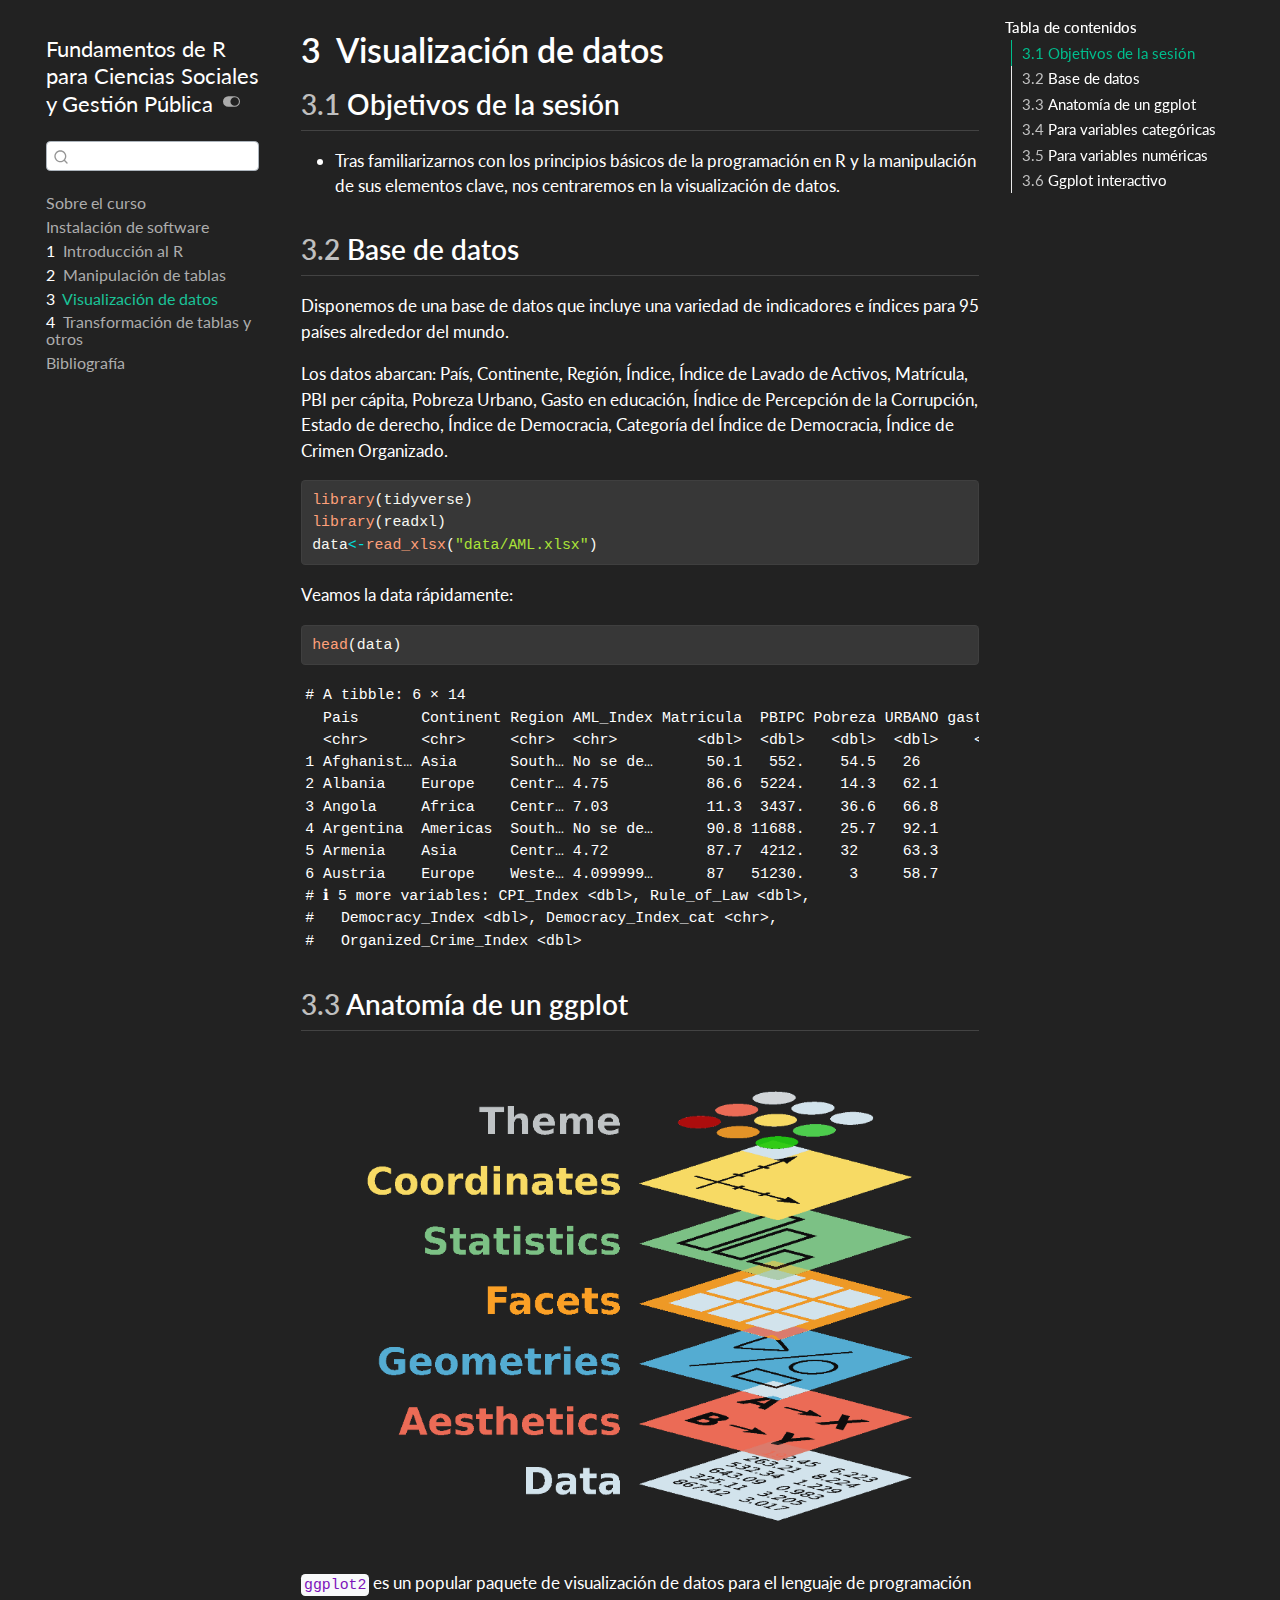
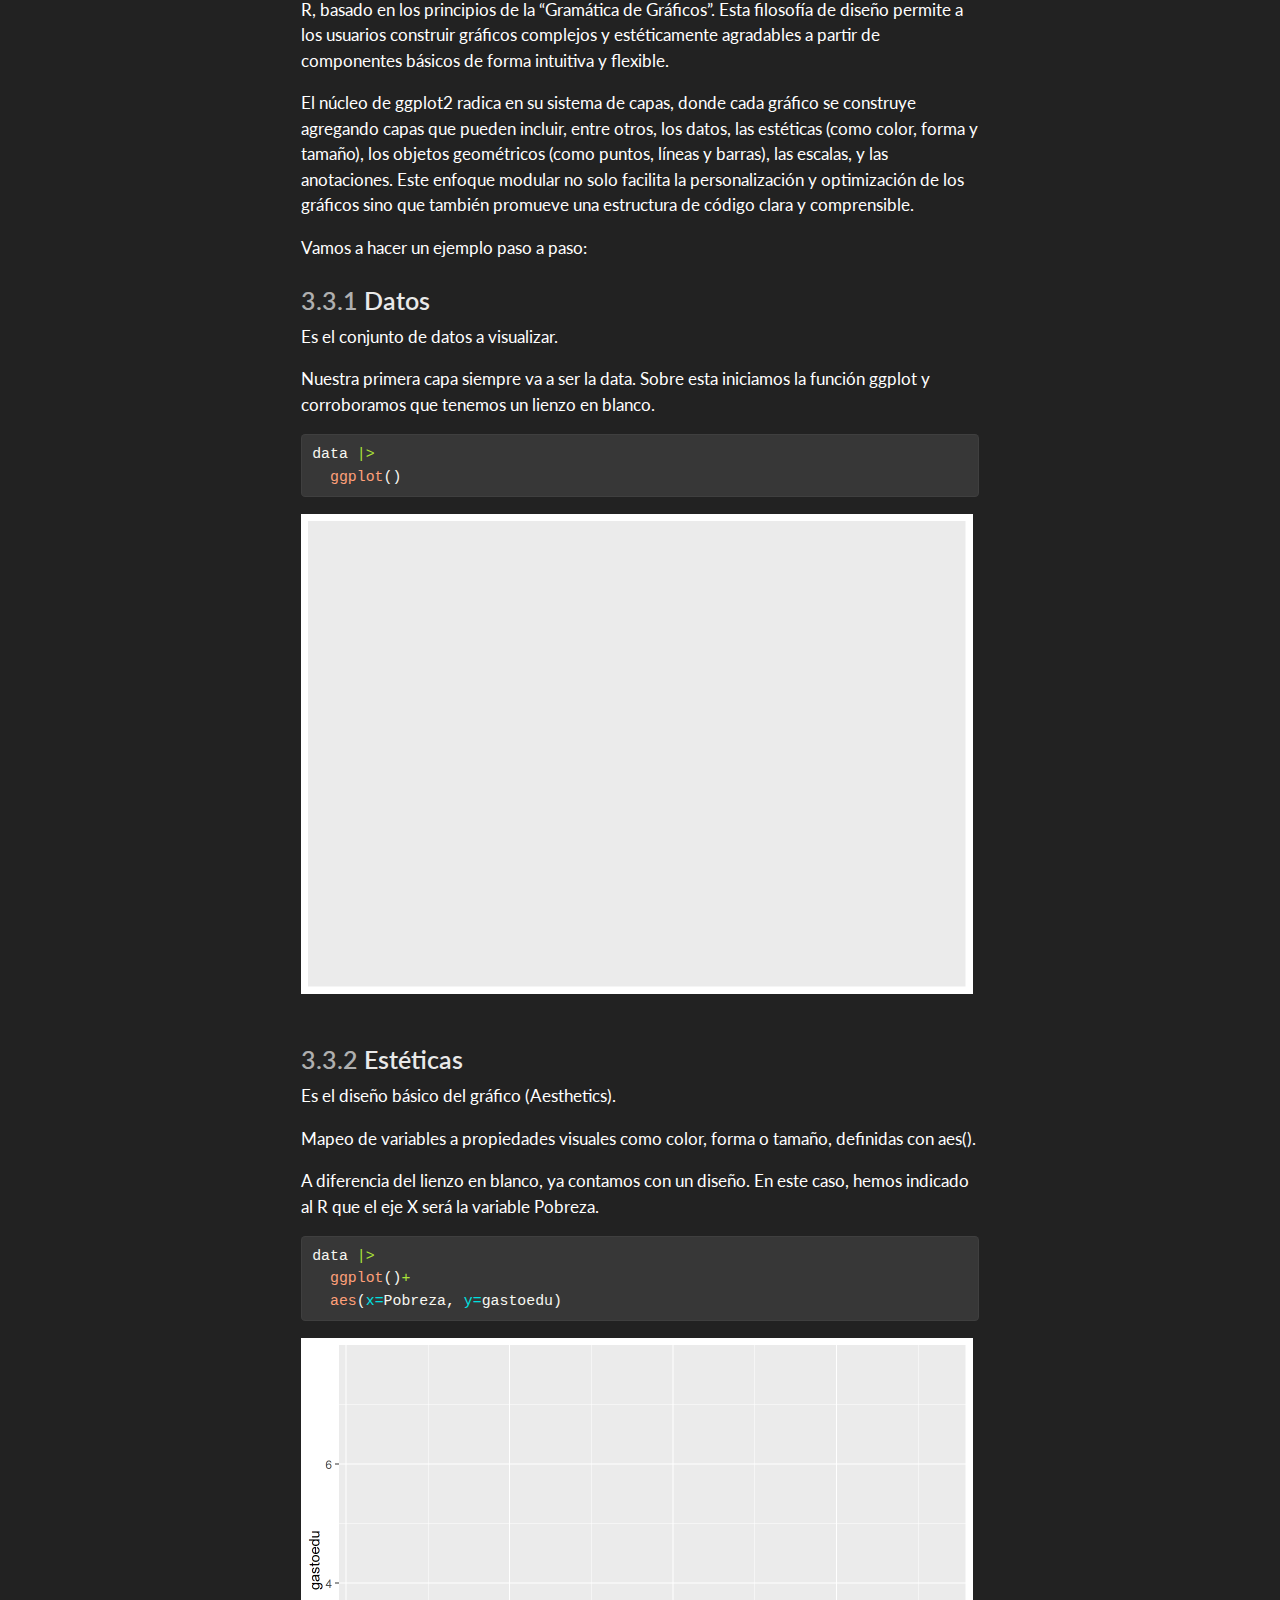
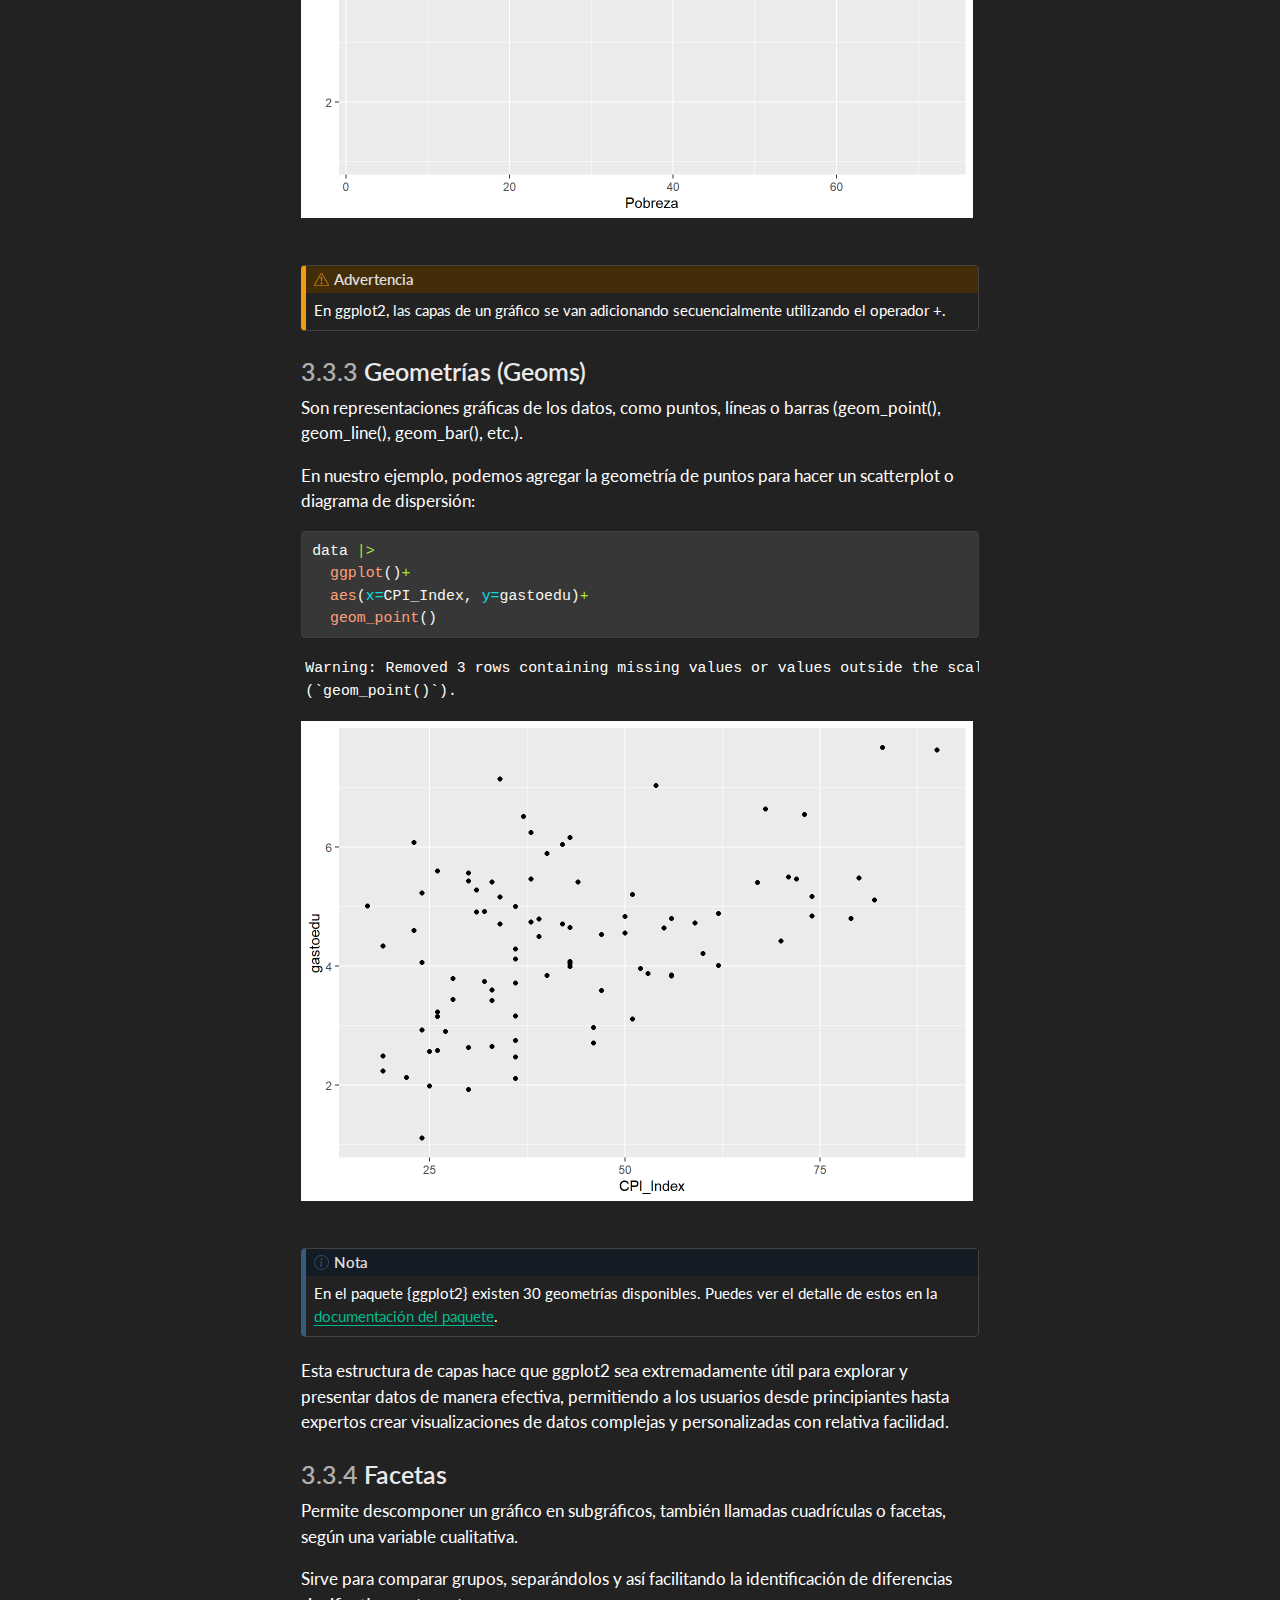
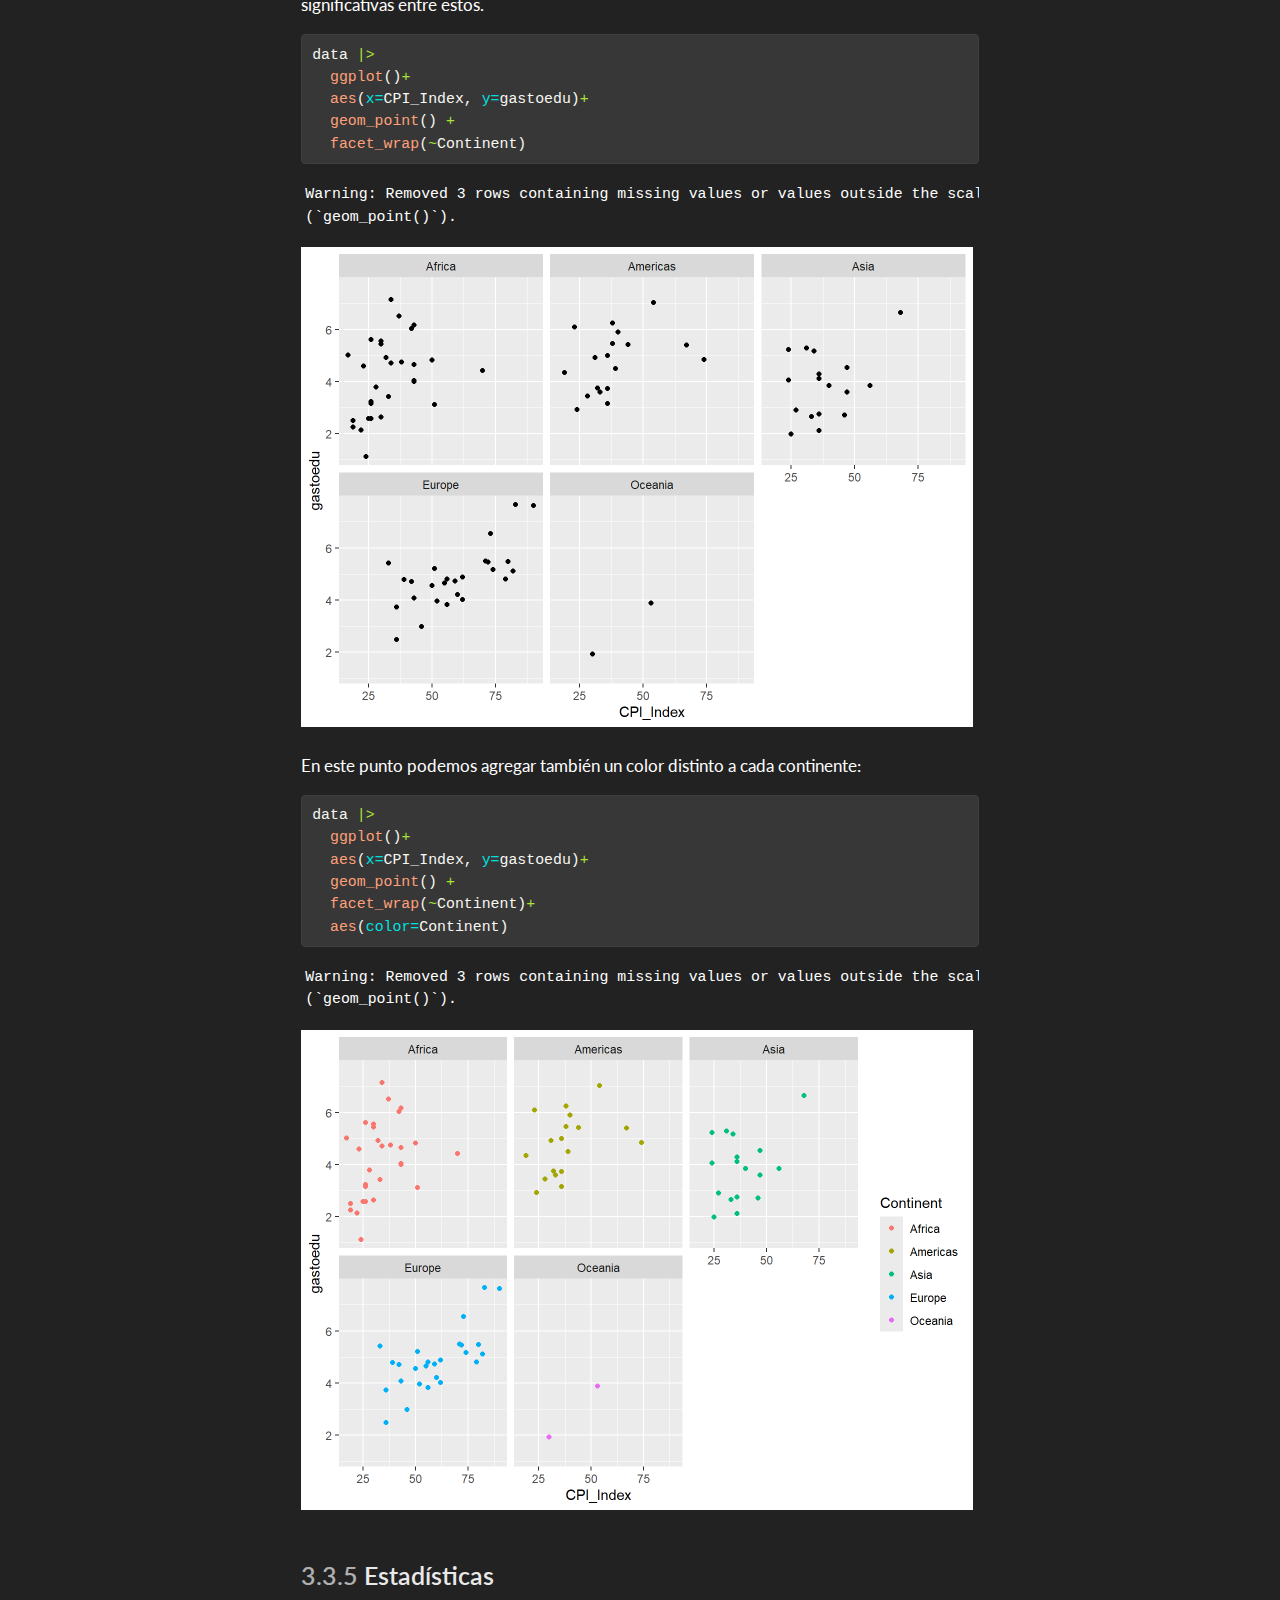
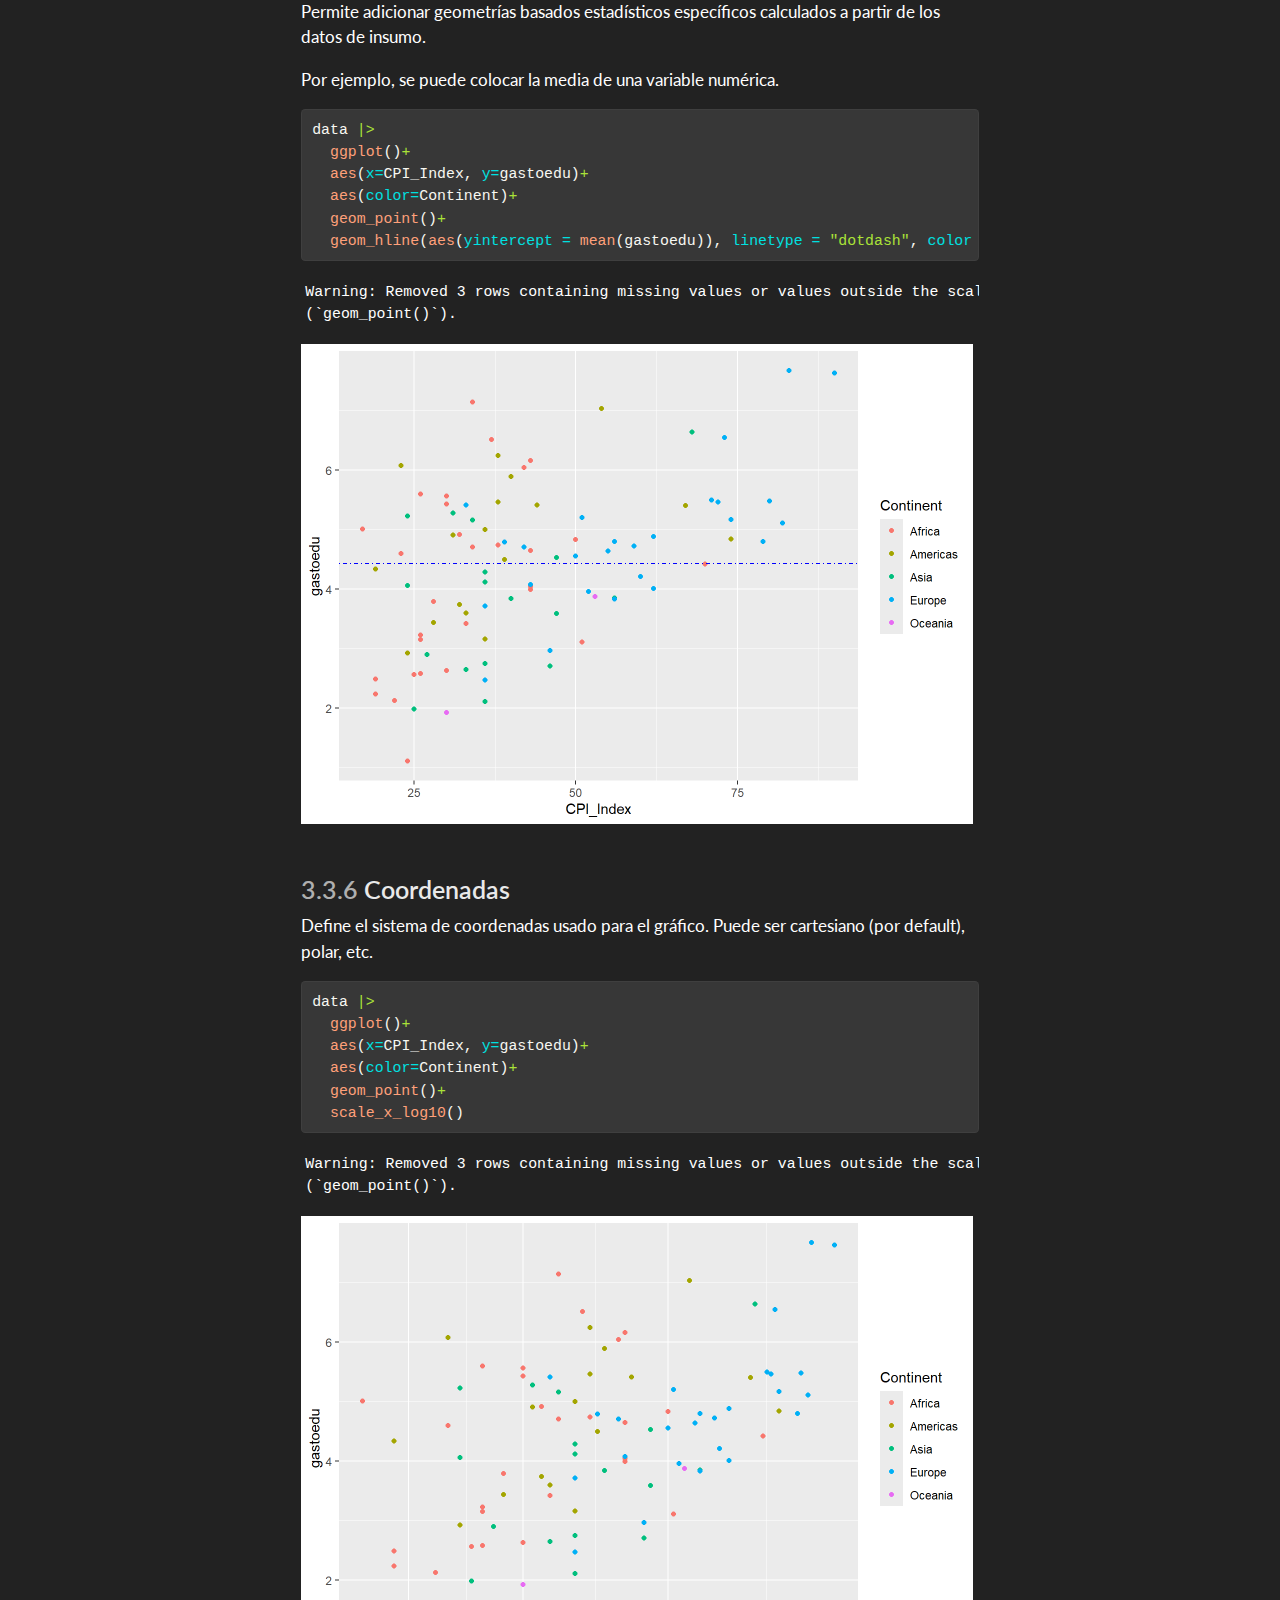
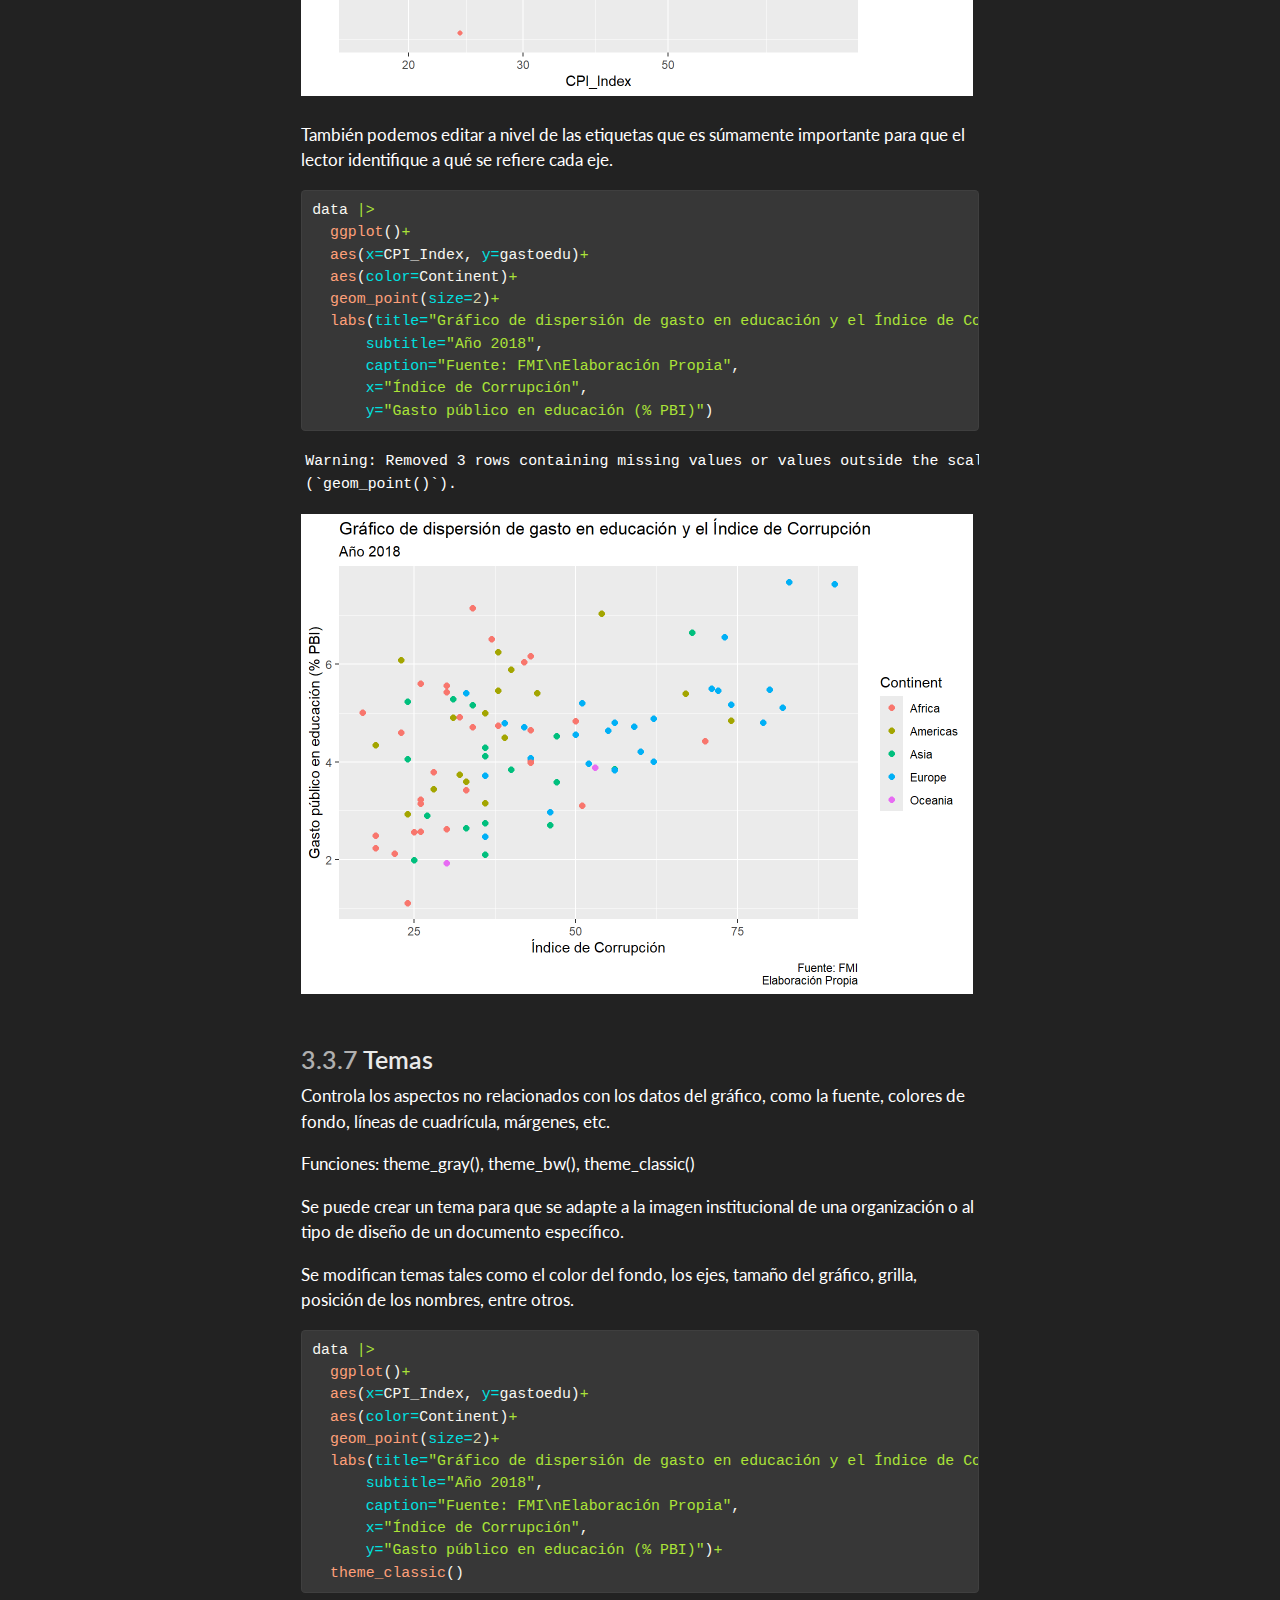
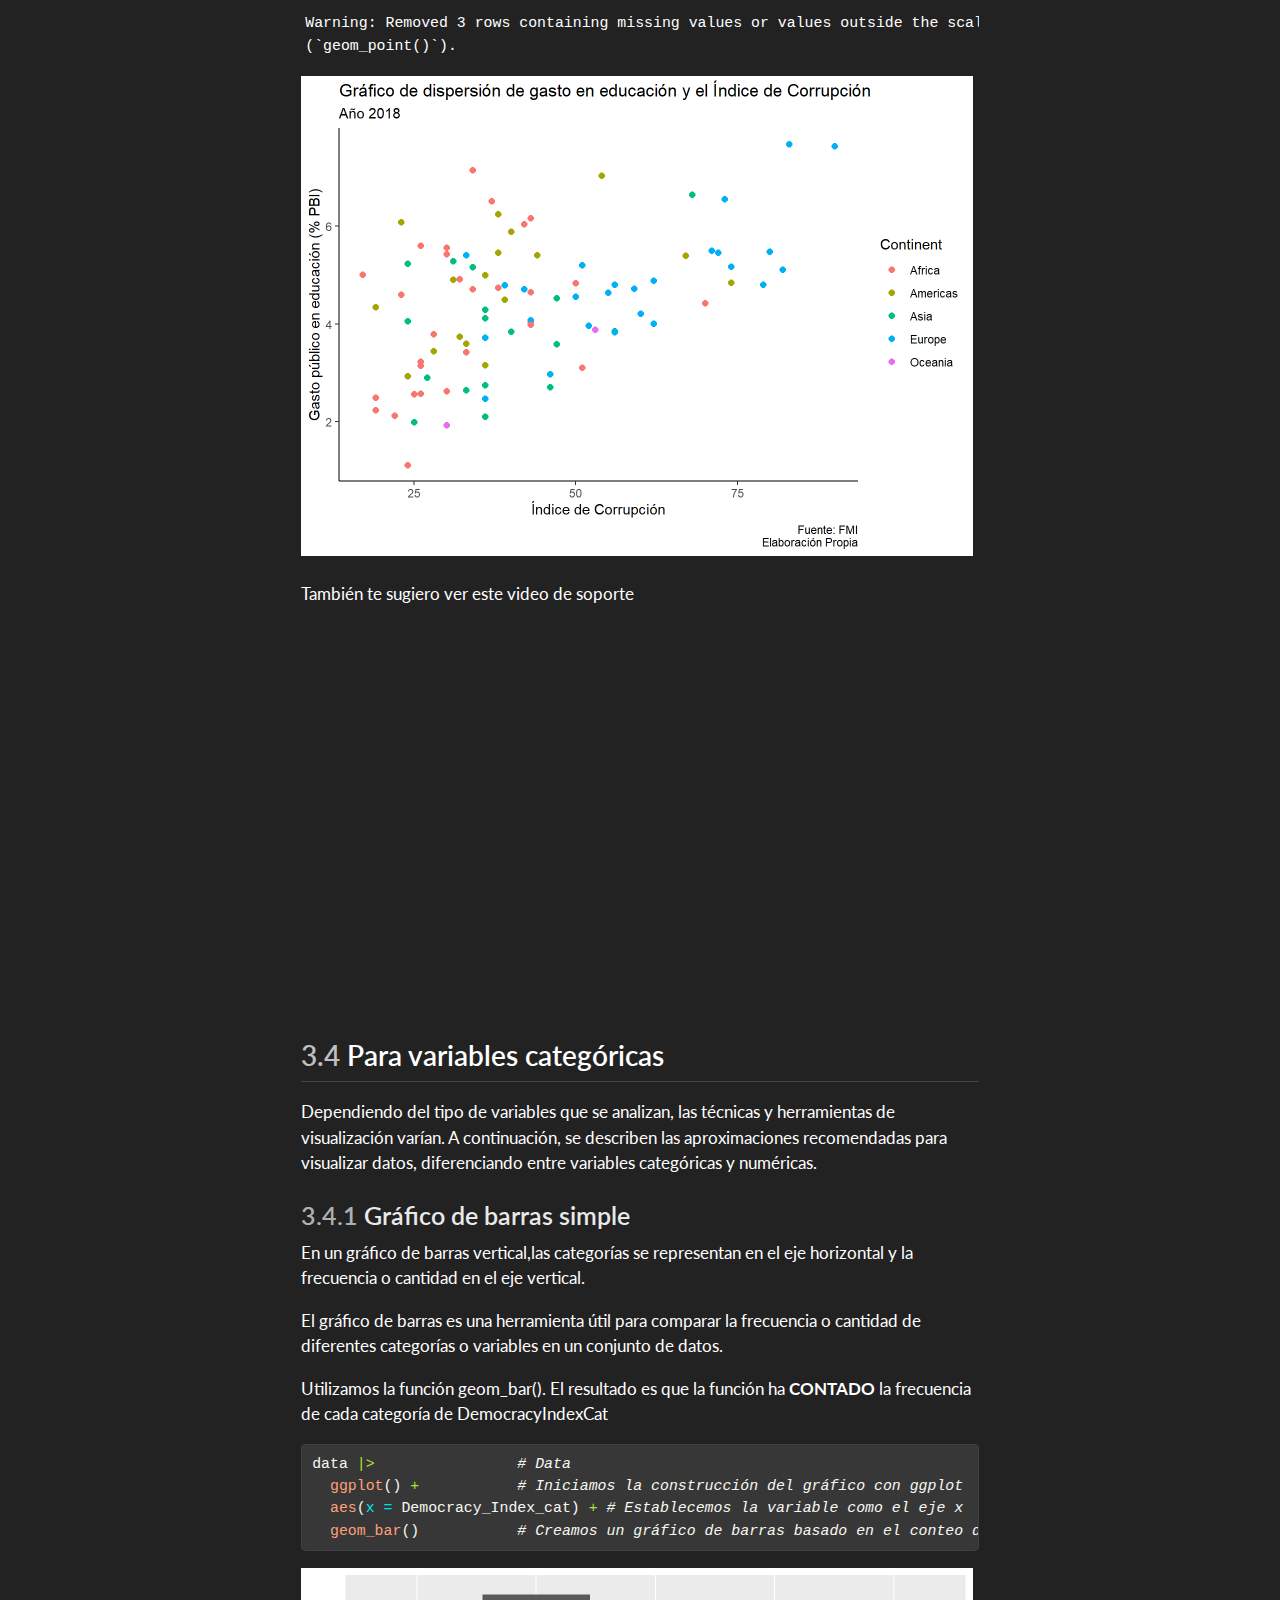
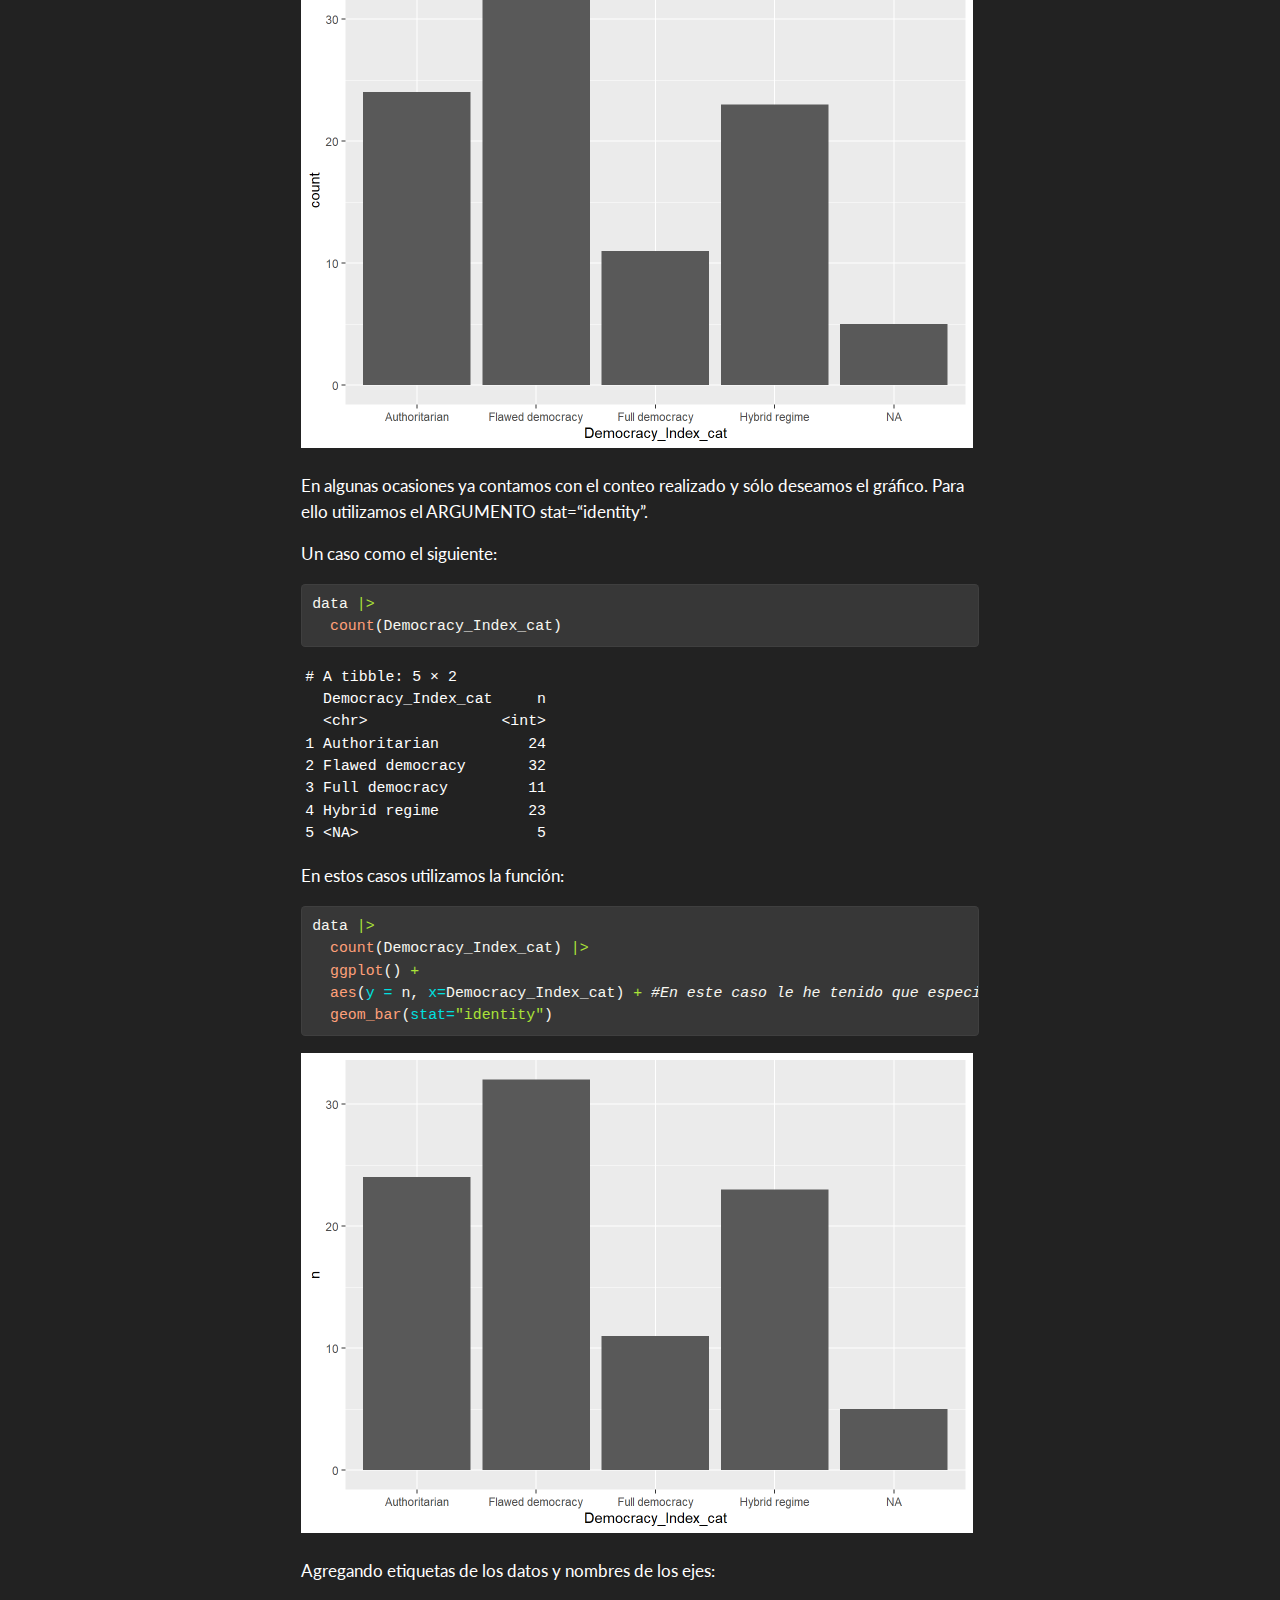
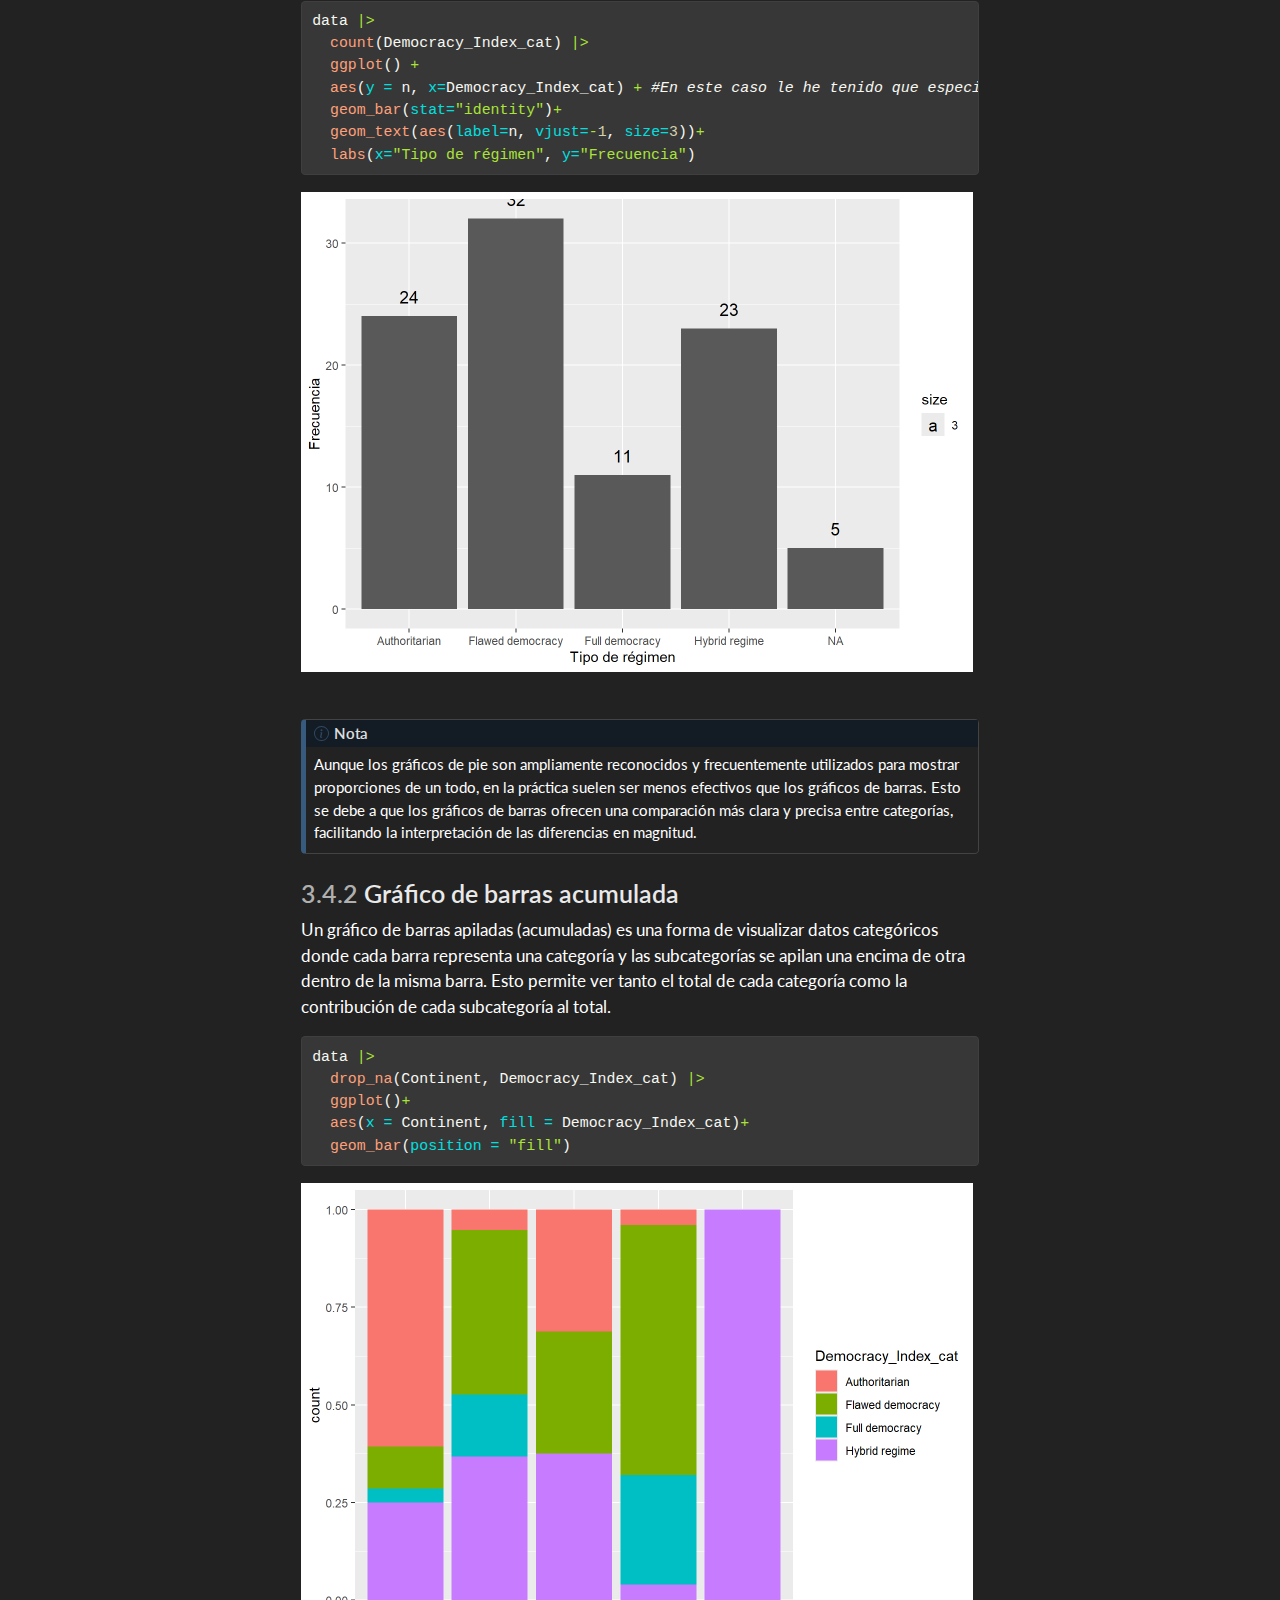
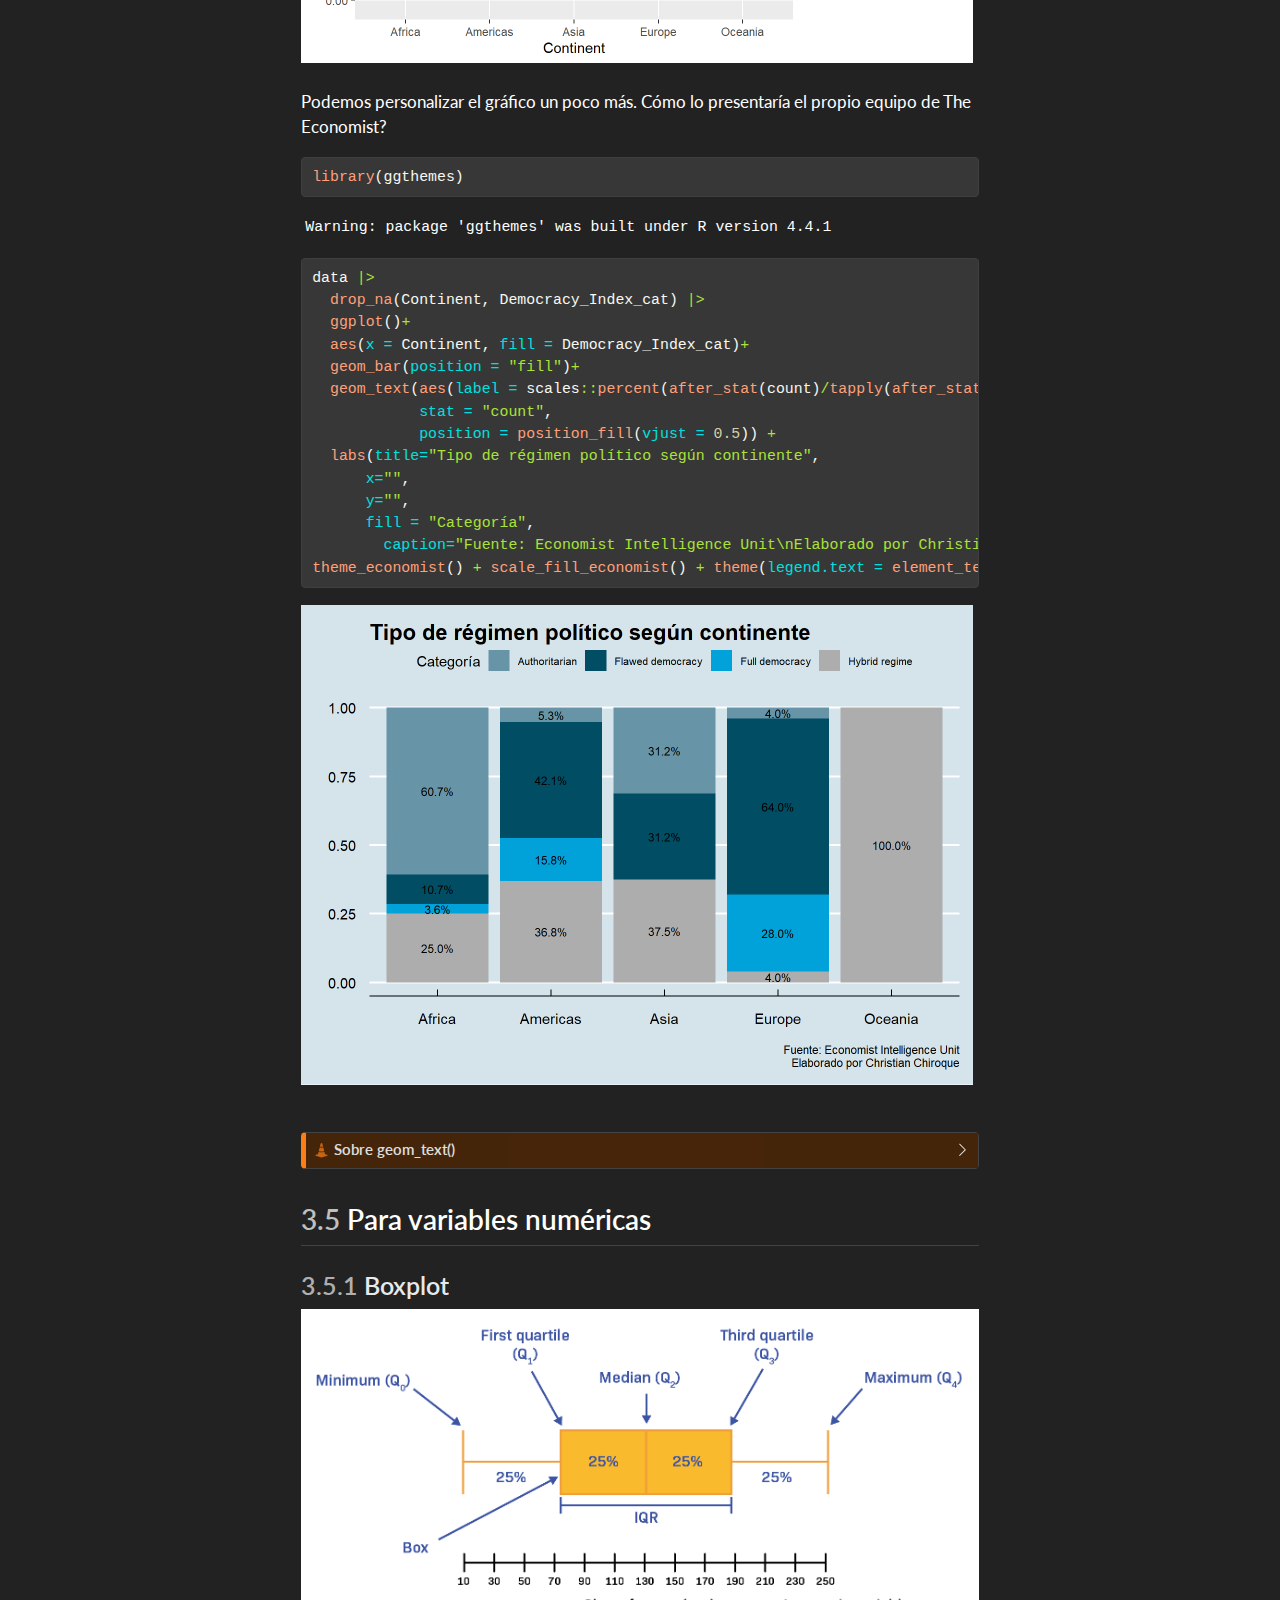
<file: docs/c3_visualizacion.html>
<!DOCTYPE html>
<html xmlns="http://www.w3.org/1999/xhtml" lang="es" xml:lang="es"><head>

<meta charset="utf-8">
<meta name="generator" content="quarto-1.4.542">

<meta name="viewport" content="width=device-width, initial-scale=1.0, user-scalable=yes">


<title>Fundamentos de R para Ciencias Sociales y Gestión Pública - 3&nbsp; Visualización de datos</title>
<style>
code{white-space: pre-wrap;}
span.smallcaps{font-variant: small-caps;}
div.columns{display: flex; gap: min(4vw, 1.5em);}
div.column{flex: auto; overflow-x: auto;}
div.hanging-indent{margin-left: 1.5em; text-indent: -1.5em;}
ul.task-list{list-style: none;}
ul.task-list li input[type="checkbox"] {
  width: 0.8em;
  margin: 0 0.8em 0.2em -1em; /* quarto-specific, see https://github.com/quarto-dev/quarto-cli/issues/4556 */ 
  vertical-align: middle;
}
/* CSS for syntax highlighting */
pre > code.sourceCode { white-space: pre; position: relative; }
pre > code.sourceCode > span { line-height: 1.25; }
pre > code.sourceCode > span:empty { height: 1.2em; }
.sourceCode { overflow: visible; }
code.sourceCode > span { color: inherit; text-decoration: inherit; }
div.sourceCode { margin: 1em 0; }
pre.sourceCode { margin: 0; }
@media screen {
div.sourceCode { overflow: auto; }
}
@media print {
pre > code.sourceCode { white-space: pre-wrap; }
pre > code.sourceCode > span { text-indent: -5em; padding-left: 5em; }
}
pre.numberSource code
  { counter-reset: source-line 0; }
pre.numberSource code > span
  { position: relative; left: -4em; counter-increment: source-line; }
pre.numberSource code > span > a:first-child::before
  { content: counter(source-line);
    position: relative; left: -1em; text-align: right; vertical-align: baseline;
    border: none; display: inline-block;
    -webkit-touch-callout: none; -webkit-user-select: none;
    -khtml-user-select: none; -moz-user-select: none;
    -ms-user-select: none; user-select: none;
    padding: 0 4px; width: 4em;
  }
pre.numberSource { margin-left: 3em;  padding-left: 4px; }
div.sourceCode
  {   }
@media screen {
pre > code.sourceCode > span > a:first-child::before { text-decoration: underline; }
}
</style>


<script src="site_libs/quarto-nav/quarto-nav.js"></script>
<script src="site_libs/quarto-nav/headroom.min.js"></script>
<script src="site_libs/clipboard/clipboard.min.js"></script>
<script src="site_libs/quarto-search/autocomplete.umd.js"></script>
<script src="site_libs/quarto-search/fuse.min.js"></script>
<script src="site_libs/quarto-search/quarto-search.js"></script>
<meta name="quarto:offset" content="./">
<link href="./c4_transformacion.html" rel="next">
<link href="./c2_manipulacion.html" rel="prev">
<script src="site_libs/quarto-html/quarto.js"></script>
<script src="site_libs/quarto-html/popper.min.js"></script>
<script src="site_libs/quarto-html/tippy.umd.min.js"></script>
<script src="site_libs/quarto-html/anchor.min.js"></script>
<link href="site_libs/quarto-html/tippy.css" rel="stylesheet">
<link href="site_libs/quarto-html/quarto-syntax-highlighting.css" rel="stylesheet" class="quarto-color-scheme" id="quarto-text-highlighting-styles">
<link href="site_libs/quarto-html/quarto-syntax-highlighting-dark.css" rel="stylesheet" class="quarto-color-scheme quarto-color-alternate" id="quarto-text-highlighting-styles">
<script src="site_libs/bootstrap/bootstrap.min.js"></script>
<link href="site_libs/bootstrap/bootstrap-icons.css" rel="stylesheet">
<link href="site_libs/bootstrap/bootstrap.min.css" rel="stylesheet" class="quarto-color-scheme" id="quarto-bootstrap" data-mode="light">
<link href="site_libs/bootstrap/bootstrap-dark.min.css" rel="stylesheet" class="quarto-color-scheme quarto-color-alternate" id="quarto-bootstrap" data-mode="dark">
<script id="quarto-search-options" type="application/json">{
  "location": "sidebar",
  "copy-button": false,
  "collapse-after": 3,
  "panel-placement": "start",
  "type": "textbox",
  "limit": 50,
  "keyboard-shortcut": [
    "f",
    "/",
    "s"
  ],
  "show-item-context": false,
  "language": {
    "search-no-results-text": "Sin resultados",
    "search-matching-documents-text": "documentos encontrados",
    "search-copy-link-title": "Copiar el enlace en la búsqueda",
    "search-hide-matches-text": "Ocultar resultados adicionales",
    "search-more-match-text": "resultado adicional en este documento",
    "search-more-matches-text": "resultados adicionales en este documento",
    "search-clear-button-title": "Borrar",
    "search-text-placeholder": "",
    "search-detached-cancel-button-title": "Cancelar",
    "search-submit-button-title": "Enviar",
    "search-label": "Buscar"
  }
}</script>
<link href="site_libs/htmltools-fill-0.5.8.1/fill.css" rel="stylesheet">
<script src="site_libs/htmlwidgets-1.6.4/htmlwidgets.js"></script>
<script src="site_libs/plotly-binding-4.10.4/plotly.js"></script>
<script src="site_libs/typedarray-0.1/typedarray.min.js"></script>
<script src="site_libs/jquery-3.5.1/jquery.min.js"></script>
<link href="site_libs/crosstalk-1.2.1/css/crosstalk.min.css" rel="stylesheet">
<script src="site_libs/crosstalk-1.2.1/js/crosstalk.min.js"></script>
<link href="site_libs/plotly-htmlwidgets-css-2.11.1/plotly-htmlwidgets.css" rel="stylesheet">
<script src="site_libs/plotly-main-2.11.1/plotly-latest.min.js"></script>


</head>

<body class="nav-sidebar floating">

<div id="quarto-search-results"></div>
  <header id="quarto-header" class="headroom fixed-top">
  <nav class="quarto-secondary-nav">
    <div class="container-fluid d-flex">
      <button type="button" class="quarto-btn-toggle btn" data-bs-toggle="collapse" data-bs-target=".quarto-sidebar-collapse-item" aria-controls="quarto-sidebar" aria-expanded="false" aria-label="Alternar barra lateral" onclick="if (window.quartoToggleHeadroom) { window.quartoToggleHeadroom(); }">
        <i class="bi bi-layout-text-sidebar-reverse"></i>
      </button>
        <nav class="quarto-page-breadcrumbs" aria-label="breadcrumb"><ol class="breadcrumb"><li class="breadcrumb-item"><a href="./c3_visualizacion.html"><span class="chapter-number">3</span>&nbsp; <span class="chapter-title">Visualización de datos</span></a></li></ol></nav>
        <a class="flex-grow-1" role="button" data-bs-toggle="collapse" data-bs-target=".quarto-sidebar-collapse-item" aria-controls="quarto-sidebar" aria-expanded="false" aria-label="Alternar barra lateral" onclick="if (window.quartoToggleHeadroom) { window.quartoToggleHeadroom(); }">      
        </a>
      <button type="button" class="btn quarto-search-button" aria-label="" onclick="window.quartoOpenSearch();">
        <i class="bi bi-search"></i>
      </button>
    </div>
  </nav>
</header>
<!-- content -->
<div id="quarto-content" class="quarto-container page-columns page-rows-contents page-layout-article">
<!-- sidebar -->
  <nav id="quarto-sidebar" class="sidebar collapse collapse-horizontal quarto-sidebar-collapse-item sidebar-navigation floating overflow-auto">
    <div class="pt-lg-2 mt-2 text-left sidebar-header">
    <div class="sidebar-title mb-0 py-0">
      <a href="./">Fundamentos de R para Ciencias Sociales y Gestión Pública</a> 
        <div class="sidebar-tools-main">
  <a href="" class="quarto-color-scheme-toggle quarto-navigation-tool  px-1" onclick="window.quartoToggleColorScheme(); return false;" title="Alternar modo oscuro"><i class="bi"></i></a>
</div>
    </div>
      </div>
        <div class="mt-2 flex-shrink-0 align-items-center">
        <div class="sidebar-search">
        <div id="quarto-search" class="" title="Buscar"></div>
        </div>
        </div>
    <div class="sidebar-menu-container"> 
    <ul class="list-unstyled mt-1">
        <li class="sidebar-item">
  <div class="sidebar-item-container"> 
  <a href="./index.html" class="sidebar-item-text sidebar-link">
 <span class="menu-text">Sobre el curso</span></a>
  </div>
</li>
        <li class="sidebar-item">
  <div class="sidebar-item-container"> 
  <a href="./c0_programas.html" class="sidebar-item-text sidebar-link">
 <span class="menu-text">Instalación de software</span></a>
  </div>
</li>
        <li class="sidebar-item">
  <div class="sidebar-item-container"> 
  <a href="./c1_objetos.html" class="sidebar-item-text sidebar-link">
 <span class="menu-text"><span class="chapter-number">1</span>&nbsp; <span class="chapter-title">Introducción al R</span></span></a>
  </div>
</li>
        <li class="sidebar-item">
  <div class="sidebar-item-container"> 
  <a href="./c2_manipulacion.html" class="sidebar-item-text sidebar-link">
 <span class="menu-text"><span class="chapter-number">2</span>&nbsp; <span class="chapter-title">Manipulación de tablas</span></span></a>
  </div>
</li>
        <li class="sidebar-item">
  <div class="sidebar-item-container"> 
  <a href="./c3_visualizacion.html" class="sidebar-item-text sidebar-link active">
 <span class="menu-text"><span class="chapter-number">3</span>&nbsp; <span class="chapter-title">Visualización de datos</span></span></a>
  </div>
</li>
        <li class="sidebar-item">
  <div class="sidebar-item-container"> 
  <a href="./c4_transformacion.html" class="sidebar-item-text sidebar-link">
 <span class="menu-text"><span class="chapter-number">4</span>&nbsp; <span class="chapter-title">Transformación de tablas y otros</span></span></a>
  </div>
</li>
        <li class="sidebar-item">
  <div class="sidebar-item-container"> 
  <a href="./references.html" class="sidebar-item-text sidebar-link">
 <span class="menu-text">Bibliografía</span></a>
  </div>
</li>
    </ul>
    </div>
</nav>
<div id="quarto-sidebar-glass" class="quarto-sidebar-collapse-item" data-bs-toggle="collapse" data-bs-target=".quarto-sidebar-collapse-item"></div>
<!-- margin-sidebar -->
    <div id="quarto-margin-sidebar" class="sidebar margin-sidebar">
        <nav id="TOC" role="doc-toc" class="toc-active">
    <h2 id="toc-title">Tabla de contenidos</h2>
   
  <ul>
  <li><a href="#objetivos-de-la-sesión" id="toc-objetivos-de-la-sesión" class="nav-link active" data-scroll-target="#objetivos-de-la-sesión"><span class="header-section-number">3.1</span> Objetivos de la sesión</a></li>
  <li><a href="#base-de-datos" id="toc-base-de-datos" class="nav-link" data-scroll-target="#base-de-datos"><span class="header-section-number">3.2</span> Base de datos</a></li>
  <li><a href="#anatomía-de-un-ggplot" id="toc-anatomía-de-un-ggplot" class="nav-link" data-scroll-target="#anatomía-de-un-ggplot"><span class="header-section-number">3.3</span> Anatomía de un ggplot</a>
  <ul class="collapse">
  <li><a href="#datos" id="toc-datos" class="nav-link" data-scroll-target="#datos"><span class="header-section-number">3.3.1</span> Datos</a></li>
  <li><a href="#estéticas" id="toc-estéticas" class="nav-link" data-scroll-target="#estéticas"><span class="header-section-number">3.3.2</span> Estéticas</a></li>
  <li><a href="#geometrías-geoms" id="toc-geometrías-geoms" class="nav-link" data-scroll-target="#geometrías-geoms"><span class="header-section-number">3.3.3</span> Geometrías (Geoms)</a></li>
  <li><a href="#facetas" id="toc-facetas" class="nav-link" data-scroll-target="#facetas"><span class="header-section-number">3.3.4</span> Facetas</a></li>
  <li><a href="#estadísticas" id="toc-estadísticas" class="nav-link" data-scroll-target="#estadísticas"><span class="header-section-number">3.3.5</span> Estadísticas</a></li>
  <li><a href="#coordenadas" id="toc-coordenadas" class="nav-link" data-scroll-target="#coordenadas"><span class="header-section-number">3.3.6</span> Coordenadas</a></li>
  <li><a href="#temas" id="toc-temas" class="nav-link" data-scroll-target="#temas"><span class="header-section-number">3.3.7</span> Temas</a></li>
  </ul></li>
  <li><a href="#para-variables-categóricas" id="toc-para-variables-categóricas" class="nav-link" data-scroll-target="#para-variables-categóricas"><span class="header-section-number">3.4</span> Para variables categóricas</a>
  <ul class="collapse">
  <li><a href="#gráfico-de-barras-simple" id="toc-gráfico-de-barras-simple" class="nav-link" data-scroll-target="#gráfico-de-barras-simple"><span class="header-section-number">3.4.1</span> Gráfico de barras simple</a></li>
  <li><a href="#gráfico-de-barras-acumulada" id="toc-gráfico-de-barras-acumulada" class="nav-link" data-scroll-target="#gráfico-de-barras-acumulada"><span class="header-section-number">3.4.2</span> Gráfico de barras acumulada</a></li>
  </ul></li>
  <li><a href="#para-variables-numéricas" id="toc-para-variables-numéricas" class="nav-link" data-scroll-target="#para-variables-numéricas"><span class="header-section-number">3.5</span> Para variables numéricas</a>
  <ul class="collapse">
  <li><a href="#boxplot" id="toc-boxplot" class="nav-link" data-scroll-target="#boxplot"><span class="header-section-number">3.5.1</span> Boxplot</a></li>
  <li><a href="#histograma" id="toc-histograma" class="nav-link" data-scroll-target="#histograma"><span class="header-section-number">3.5.2</span> Histograma</a></li>
  <li><a href="#gráfico-de-línea" id="toc-gráfico-de-línea" class="nav-link" data-scroll-target="#gráfico-de-línea"><span class="header-section-number">3.5.3</span> Gráfico de línea</a></li>
  <li><a href="#gráfico-de-dispersión" id="toc-gráfico-de-dispersión" class="nav-link" data-scroll-target="#gráfico-de-dispersión"><span class="header-section-number">3.5.4</span> Gráfico de dispersión</a></li>
  </ul></li>
  <li><a href="#ggplot-interactivo" id="toc-ggplot-interactivo" class="nav-link" data-scroll-target="#ggplot-interactivo"><span class="header-section-number">3.6</span> Ggplot interactivo</a></li>
  </ul>
</nav>
    </div>
<!-- main -->
<main class="content" id="quarto-document-content">

<header id="title-block-header" class="quarto-title-block default">
<div class="quarto-title">
<h1 class="title"><span class="chapter-number">3</span>&nbsp; <span class="chapter-title">Visualización de datos</span></h1>
</div>



<div class="quarto-title-meta">

    
  
    
  </div>
  


</header>


<section id="objetivos-de-la-sesión" class="level2" data-number="3.1">
<h2 data-number="3.1" class="anchored" data-anchor-id="objetivos-de-la-sesión"><span class="header-section-number">3.1</span> Objetivos de la sesión</h2>
<ul>
<li>Tras familiarizarnos con los principios básicos de la programación en R y la manipulación de sus elementos clave, nos centraremos en la visualización de datos.</li>
</ul>
</section>
<section id="base-de-datos" class="level2" data-number="3.2">
<h2 data-number="3.2" class="anchored" data-anchor-id="base-de-datos"><span class="header-section-number">3.2</span> Base de datos</h2>
<p>Disponemos de una base de datos que incluye una variedad de indicadores e índices para 95 países alrededor del mundo.</p>
<p>Los datos abarcan: País, Continente, Región, Índice, Índice de Lavado de Activos, Matrícula, PBI per cápita, Pobreza Urbano, Gasto en educación, Índice de Percepción de la Corrupción, Estado de derecho, Índice de Democracia, Categoría del Índice de Democracia, Índice de Crimen Organizado.</p>
<div class="cell">
<div class="sourceCode cell-code" id="cb1"><pre class="sourceCode r code-with-copy"><code class="sourceCode r"><span id="cb1-1"><a href="#cb1-1" aria-hidden="true" tabindex="-1"></a><span class="fu">library</span>(tidyverse)</span>
<span id="cb1-2"><a href="#cb1-2" aria-hidden="true" tabindex="-1"></a><span class="fu">library</span>(readxl)</span>
<span id="cb1-3"><a href="#cb1-3" aria-hidden="true" tabindex="-1"></a>data<span class="ot">&lt;-</span><span class="fu">read_xlsx</span>(<span class="st">"data/AML.xlsx"</span>)</span></code><button title="Copiar al portapapeles" class="code-copy-button"><i class="bi"></i></button></pre></div>
</div>
<p>Veamos la data rápidamente:</p>
<div class="cell">
<div class="sourceCode cell-code" id="cb2"><pre class="sourceCode r code-with-copy"><code class="sourceCode r"><span id="cb2-1"><a href="#cb2-1" aria-hidden="true" tabindex="-1"></a><span class="fu">head</span>(data)</span></code><button title="Copiar al portapapeles" class="code-copy-button"><i class="bi"></i></button></pre></div>
<div class="cell-output cell-output-stdout">
<pre><code># A tibble: 6 × 14
  Pais       Continent Region AML_Index Matricula  PBIPC Pobreza URBANO gastoedu
  &lt;chr&gt;      &lt;chr&gt;     &lt;chr&gt;  &lt;chr&gt;         &lt;dbl&gt;  &lt;dbl&gt;   &lt;dbl&gt;  &lt;dbl&gt;    &lt;dbl&gt;
1 Afghanist… Asia      South… No se de…      50.1   552.    54.5   26       4.06
2 Albania    Europe    Centr… 4.75           86.6  5224.    14.3   62.1     2.47
3 Angola     Africa    Centr… 7.03           11.3  3437.    36.6   66.8     3.42
4 Argentina  Americas  South… No se de…      90.8 11688.    25.7   92.1     5.46
5 Armenia    Asia      Centr… 4.72           87.7  4212.    32     63.3     2.71
6 Austria    Europe    Weste… 4.099999…      87   51230.     3     58.7     5.5 
# ℹ 5 more variables: CPI_Index &lt;dbl&gt;, Rule_of_Law &lt;dbl&gt;,
#   Democracy_Index &lt;dbl&gt;, Democracy_Index_cat &lt;chr&gt;,
#   Organized_Crime_Index &lt;dbl&gt;</code></pre>
</div>
</div>
</section>
<section id="anatomía-de-un-ggplot" class="level2" data-number="3.3">
<h2 data-number="3.3" class="anchored" data-anchor-id="anatomía-de-un-ggplot"><span class="header-section-number">3.3</span> Anatomía de un ggplot</h2>
<p><img src="images/capas.png" class="img-fluid"></p>
<p><code>ggplot2</code> es un popular paquete de visualización de datos para el lenguaje de programación R, basado en los principios de la “Gramática de Gráficos”. Esta filosofía de diseño permite a los usuarios construir gráficos complejos y estéticamente agradables a partir de componentes básicos de forma intuitiva y flexible.</p>
<p>El núcleo de ggplot2 radica en su sistema de capas, donde cada gráfico se construye agregando capas que pueden incluir, entre otros, los datos, las estéticas (como color, forma y tamaño), los objetos geométricos (como puntos, líneas y barras), las escalas, y las anotaciones. Este enfoque modular no solo facilita la personalización y optimización de los gráficos sino que también promueve una estructura de código clara y comprensible.</p>
<p>Vamos a hacer un ejemplo paso a paso:</p>
<section id="datos" class="level3" data-number="3.3.1">
<h3 data-number="3.3.1" class="anchored" data-anchor-id="datos"><span class="header-section-number">3.3.1</span> Datos</h3>
<p>Es el conjunto de datos a visualizar.</p>
<p>Nuestra primera capa siempre va a ser la data. Sobre esta iniciamos la función ggplot y corroboramos que tenemos un lienzo en blanco.</p>
<div class="cell">
<div class="sourceCode cell-code" id="cb4"><pre class="sourceCode r code-with-copy"><code class="sourceCode r"><span id="cb4-1"><a href="#cb4-1" aria-hidden="true" tabindex="-1"></a>data <span class="sc">|&gt;</span> </span>
<span id="cb4-2"><a href="#cb4-2" aria-hidden="true" tabindex="-1"></a>  <span class="fu">ggplot</span>()</span></code><button title="Copiar al portapapeles" class="code-copy-button"><i class="bi"></i></button></pre></div>
<div class="cell-output-display">
<div>
<figure class="figure">
<p><img src="c3_visualizacion_files/figure-html/unnamed-chunk-3-1.png" class="img-fluid figure-img" width="672"></p>
</figure>
</div>
</div>
</div>
</section>
<section id="estéticas" class="level3" data-number="3.3.2">
<h3 data-number="3.3.2" class="anchored" data-anchor-id="estéticas"><span class="header-section-number">3.3.2</span> Estéticas</h3>
<p>Es el diseño básico del gráfico (Aesthetics).</p>
<p>Mapeo de variables a propiedades visuales como color, forma o tamaño, definidas con aes().</p>
<p>A diferencia del lienzo en blanco, ya contamos con un diseño. En este caso, hemos indicado al R que el eje X será la variable Pobreza.</p>
<div class="cell">
<div class="sourceCode cell-code" id="cb5"><pre class="sourceCode r code-with-copy"><code class="sourceCode r"><span id="cb5-1"><a href="#cb5-1" aria-hidden="true" tabindex="-1"></a>data <span class="sc">|&gt;</span> </span>
<span id="cb5-2"><a href="#cb5-2" aria-hidden="true" tabindex="-1"></a>  <span class="fu">ggplot</span>()<span class="sc">+</span></span>
<span id="cb5-3"><a href="#cb5-3" aria-hidden="true" tabindex="-1"></a>  <span class="fu">aes</span>(<span class="at">x=</span>Pobreza, <span class="at">y=</span>gastoedu)</span></code><button title="Copiar al portapapeles" class="code-copy-button"><i class="bi"></i></button></pre></div>
<div class="cell-output-display">
<div>
<figure class="figure">
<p><img src="c3_visualizacion_files/figure-html/unnamed-chunk-4-1.png" class="img-fluid figure-img" width="672"></p>
</figure>
</div>
</div>
</div>
<div class="callout callout-style-default callout-warning callout-titled">
<div class="callout-header d-flex align-content-center">
<div class="callout-icon-container">
<i class="callout-icon"></i>
</div>
<div class="callout-title-container flex-fill">
Advertencia
</div>
</div>
<div class="callout-body-container callout-body">
<p>En ggplot2, las capas de un gráfico se van adicionando secuencialmente utilizando el operador +.</p>
</div>
</div>
</section>
<section id="geometrías-geoms" class="level3" data-number="3.3.3">
<h3 data-number="3.3.3" class="anchored" data-anchor-id="geometrías-geoms"><span class="header-section-number">3.3.3</span> Geometrías (Geoms)</h3>
<p>Son representaciones gráficas de los datos, como puntos, líneas o barras (geom_point(), geom_line(), geom_bar(), etc.).</p>
<p>En nuestro ejemplo, podemos agregar la geometría de puntos para hacer un scatterplot o diagrama de dispersión:</p>
<div class="cell">
<div class="sourceCode cell-code" id="cb6"><pre class="sourceCode r code-with-copy"><code class="sourceCode r"><span id="cb6-1"><a href="#cb6-1" aria-hidden="true" tabindex="-1"></a>data <span class="sc">|&gt;</span> </span>
<span id="cb6-2"><a href="#cb6-2" aria-hidden="true" tabindex="-1"></a>  <span class="fu">ggplot</span>()<span class="sc">+</span></span>
<span id="cb6-3"><a href="#cb6-3" aria-hidden="true" tabindex="-1"></a>  <span class="fu">aes</span>(<span class="at">x=</span>CPI_Index, <span class="at">y=</span>gastoedu)<span class="sc">+</span></span>
<span id="cb6-4"><a href="#cb6-4" aria-hidden="true" tabindex="-1"></a>  <span class="fu">geom_point</span>()</span></code><button title="Copiar al portapapeles" class="code-copy-button"><i class="bi"></i></button></pre></div>
<div class="cell-output cell-output-stderr">
<pre><code>Warning: Removed 3 rows containing missing values or values outside the scale range
(`geom_point()`).</code></pre>
</div>
<div class="cell-output-display">
<div>
<figure class="figure">
<p><img src="c3_visualizacion_files/figure-html/unnamed-chunk-5-1.png" class="img-fluid figure-img" width="672"></p>
</figure>
</div>
</div>
</div>
<div class="callout callout-style-default callout-note callout-titled">
<div class="callout-header d-flex align-content-center">
<div class="callout-icon-container">
<i class="callout-icon"></i>
</div>
<div class="callout-title-container flex-fill">
Nota
</div>
</div>
<div class="callout-body-container callout-body">
<p>En el paquete {ggplot2} existen 30 geometrías disponibles. Puedes ver el detalle de estos en la <a href="https://cran.r-project.org/web/packages/ggplot2/ggplot2.pdf">documentación del paquete</a>.</p>
</div>
</div>
<p>Esta estructura de capas hace que ggplot2 sea extremadamente útil para explorar y presentar datos de manera efectiva, permitiendo a los usuarios desde principiantes hasta expertos crear visualizaciones de datos complejas y personalizadas con relativa facilidad.</p>
</section>
<section id="facetas" class="level3" data-number="3.3.4">
<h3 data-number="3.3.4" class="anchored" data-anchor-id="facetas"><span class="header-section-number">3.3.4</span> Facetas</h3>
<p>Permite descomponer un gráfico en subgráficos, también llamadas cuadrículas o facetas, según una variable cualitativa.</p>
<p>Sirve para comparar grupos, separándolos y así facilitando la identificación de diferencias significativas entre estos.</p>
<div class="cell">
<div class="sourceCode cell-code" id="cb8"><pre class="sourceCode r code-with-copy"><code class="sourceCode r"><span id="cb8-1"><a href="#cb8-1" aria-hidden="true" tabindex="-1"></a>data <span class="sc">|&gt;</span> </span>
<span id="cb8-2"><a href="#cb8-2" aria-hidden="true" tabindex="-1"></a>  <span class="fu">ggplot</span>()<span class="sc">+</span></span>
<span id="cb8-3"><a href="#cb8-3" aria-hidden="true" tabindex="-1"></a>  <span class="fu">aes</span>(<span class="at">x=</span>CPI_Index, <span class="at">y=</span>gastoedu)<span class="sc">+</span></span>
<span id="cb8-4"><a href="#cb8-4" aria-hidden="true" tabindex="-1"></a>  <span class="fu">geom_point</span>() <span class="sc">+</span> </span>
<span id="cb8-5"><a href="#cb8-5" aria-hidden="true" tabindex="-1"></a>  <span class="fu">facet_wrap</span>(<span class="sc">~</span>Continent)</span></code><button title="Copiar al portapapeles" class="code-copy-button"><i class="bi"></i></button></pre></div>
<div class="cell-output cell-output-stderr">
<pre><code>Warning: Removed 3 rows containing missing values or values outside the scale range
(`geom_point()`).</code></pre>
</div>
<div class="cell-output-display">
<div>
<figure class="figure">
<p><img src="c3_visualizacion_files/figure-html/unnamed-chunk-6-1.png" class="img-fluid figure-img" width="672"></p>
</figure>
</div>
</div>
</div>
<p>En este punto podemos agregar también un color distinto a cada continente:</p>
<div class="cell">
<div class="sourceCode cell-code" id="cb10"><pre class="sourceCode r code-with-copy"><code class="sourceCode r"><span id="cb10-1"><a href="#cb10-1" aria-hidden="true" tabindex="-1"></a>data <span class="sc">|&gt;</span> </span>
<span id="cb10-2"><a href="#cb10-2" aria-hidden="true" tabindex="-1"></a>  <span class="fu">ggplot</span>()<span class="sc">+</span></span>
<span id="cb10-3"><a href="#cb10-3" aria-hidden="true" tabindex="-1"></a>  <span class="fu">aes</span>(<span class="at">x=</span>CPI_Index, <span class="at">y=</span>gastoedu)<span class="sc">+</span></span>
<span id="cb10-4"><a href="#cb10-4" aria-hidden="true" tabindex="-1"></a>  <span class="fu">geom_point</span>() <span class="sc">+</span> </span>
<span id="cb10-5"><a href="#cb10-5" aria-hidden="true" tabindex="-1"></a>  <span class="fu">facet_wrap</span>(<span class="sc">~</span>Continent)<span class="sc">+</span></span>
<span id="cb10-6"><a href="#cb10-6" aria-hidden="true" tabindex="-1"></a>  <span class="fu">aes</span>(<span class="at">color=</span>Continent)</span></code><button title="Copiar al portapapeles" class="code-copy-button"><i class="bi"></i></button></pre></div>
<div class="cell-output cell-output-stderr">
<pre><code>Warning: Removed 3 rows containing missing values or values outside the scale range
(`geom_point()`).</code></pre>
</div>
<div class="cell-output-display">
<div>
<figure class="figure">
<p><img src="c3_visualizacion_files/figure-html/unnamed-chunk-7-1.png" class="img-fluid figure-img" width="672"></p>
</figure>
</div>
</div>
</div>
</section>
<section id="estadísticas" class="level3" data-number="3.3.5">
<h3 data-number="3.3.5" class="anchored" data-anchor-id="estadísticas"><span class="header-section-number">3.3.5</span> Estadísticas</h3>
<p>Permite adicionar geometrías basados estadísticos específicos calculados a partir de los datos de insumo.</p>
<p>Por ejemplo, se puede colocar la media de una variable numérica.</p>
<div class="cell">
<div class="sourceCode cell-code" id="cb12"><pre class="sourceCode r code-with-copy"><code class="sourceCode r"><span id="cb12-1"><a href="#cb12-1" aria-hidden="true" tabindex="-1"></a>data <span class="sc">|&gt;</span> </span>
<span id="cb12-2"><a href="#cb12-2" aria-hidden="true" tabindex="-1"></a>  <span class="fu">ggplot</span>()<span class="sc">+</span></span>
<span id="cb12-3"><a href="#cb12-3" aria-hidden="true" tabindex="-1"></a>  <span class="fu">aes</span>(<span class="at">x=</span>CPI_Index, <span class="at">y=</span>gastoedu)<span class="sc">+</span></span>
<span id="cb12-4"><a href="#cb12-4" aria-hidden="true" tabindex="-1"></a>  <span class="fu">aes</span>(<span class="at">color=</span>Continent)<span class="sc">+</span></span>
<span id="cb12-5"><a href="#cb12-5" aria-hidden="true" tabindex="-1"></a>  <span class="fu">geom_point</span>()<span class="sc">+</span></span>
<span id="cb12-6"><a href="#cb12-6" aria-hidden="true" tabindex="-1"></a>  <span class="fu">geom_hline</span>(<span class="fu">aes</span>(<span class="at">yintercept =</span> <span class="fu">mean</span>(gastoedu)), <span class="at">linetype =</span> <span class="st">"dotdash"</span>, <span class="at">color =</span> <span class="st">"blue"</span>)</span></code><button title="Copiar al portapapeles" class="code-copy-button"><i class="bi"></i></button></pre></div>
<div class="cell-output cell-output-stderr">
<pre><code>Warning: Removed 3 rows containing missing values or values outside the scale range
(`geom_point()`).</code></pre>
</div>
<div class="cell-output-display">
<div>
<figure class="figure">
<p><img src="c3_visualizacion_files/figure-html/unnamed-chunk-8-1.png" class="img-fluid figure-img" width="672"></p>
</figure>
</div>
</div>
</div>
</section>
<section id="coordenadas" class="level3" data-number="3.3.6">
<h3 data-number="3.3.6" class="anchored" data-anchor-id="coordenadas"><span class="header-section-number">3.3.6</span> Coordenadas</h3>
<p>Define el sistema de coordenadas usado para el gráfico. Puede ser cartesiano (por default), polar, etc.</p>
<div class="cell">
<div class="sourceCode cell-code" id="cb14"><pre class="sourceCode r code-with-copy"><code class="sourceCode r"><span id="cb14-1"><a href="#cb14-1" aria-hidden="true" tabindex="-1"></a>data <span class="sc">|&gt;</span> </span>
<span id="cb14-2"><a href="#cb14-2" aria-hidden="true" tabindex="-1"></a>  <span class="fu">ggplot</span>()<span class="sc">+</span></span>
<span id="cb14-3"><a href="#cb14-3" aria-hidden="true" tabindex="-1"></a>  <span class="fu">aes</span>(<span class="at">x=</span>CPI_Index, <span class="at">y=</span>gastoedu)<span class="sc">+</span></span>
<span id="cb14-4"><a href="#cb14-4" aria-hidden="true" tabindex="-1"></a>  <span class="fu">aes</span>(<span class="at">color=</span>Continent)<span class="sc">+</span></span>
<span id="cb14-5"><a href="#cb14-5" aria-hidden="true" tabindex="-1"></a>  <span class="fu">geom_point</span>()<span class="sc">+</span></span>
<span id="cb14-6"><a href="#cb14-6" aria-hidden="true" tabindex="-1"></a>  <span class="fu">scale_x_log10</span>()</span></code><button title="Copiar al portapapeles" class="code-copy-button"><i class="bi"></i></button></pre></div>
<div class="cell-output cell-output-stderr">
<pre><code>Warning: Removed 3 rows containing missing values or values outside the scale range
(`geom_point()`).</code></pre>
</div>
<div class="cell-output-display">
<div>
<figure class="figure">
<p><img src="c3_visualizacion_files/figure-html/unnamed-chunk-9-1.png" class="img-fluid figure-img" width="672"></p>
</figure>
</div>
</div>
</div>
<p>También podemos editar a nivel de las etiquetas que es súmamente importante para que el lector identifique a qué se refiere cada eje.</p>
<div class="cell">
<div class="sourceCode cell-code" id="cb16"><pre class="sourceCode r code-with-copy"><code class="sourceCode r"><span id="cb16-1"><a href="#cb16-1" aria-hidden="true" tabindex="-1"></a>data <span class="sc">|&gt;</span> </span>
<span id="cb16-2"><a href="#cb16-2" aria-hidden="true" tabindex="-1"></a>  <span class="fu">ggplot</span>()<span class="sc">+</span></span>
<span id="cb16-3"><a href="#cb16-3" aria-hidden="true" tabindex="-1"></a>  <span class="fu">aes</span>(<span class="at">x=</span>CPI_Index, <span class="at">y=</span>gastoedu)<span class="sc">+</span></span>
<span id="cb16-4"><a href="#cb16-4" aria-hidden="true" tabindex="-1"></a>  <span class="fu">aes</span>(<span class="at">color=</span>Continent)<span class="sc">+</span></span>
<span id="cb16-5"><a href="#cb16-5" aria-hidden="true" tabindex="-1"></a>  <span class="fu">geom_point</span>(<span class="at">size=</span><span class="dv">2</span>)<span class="sc">+</span></span>
<span id="cb16-6"><a href="#cb16-6" aria-hidden="true" tabindex="-1"></a>  <span class="fu">labs</span>(<span class="at">title=</span><span class="st">"Gráfico de dispersión de gasto en educación y el Índice de Corrupción"</span>, </span>
<span id="cb16-7"><a href="#cb16-7" aria-hidden="true" tabindex="-1"></a>      <span class="at">subtitle=</span><span class="st">"Año 2018"</span>, </span>
<span id="cb16-8"><a href="#cb16-8" aria-hidden="true" tabindex="-1"></a>      <span class="at">caption=</span><span class="st">"Fuente: FMI</span><span class="sc">\n</span><span class="st">Elaboración Propia"</span>, </span>
<span id="cb16-9"><a href="#cb16-9" aria-hidden="true" tabindex="-1"></a>      <span class="at">x=</span><span class="st">"Índice de Corrupción"</span>,</span>
<span id="cb16-10"><a href="#cb16-10" aria-hidden="true" tabindex="-1"></a>      <span class="at">y=</span><span class="st">"Gasto público en educación (% PBI)"</span>)</span></code><button title="Copiar al portapapeles" class="code-copy-button"><i class="bi"></i></button></pre></div>
<div class="cell-output cell-output-stderr">
<pre><code>Warning: Removed 3 rows containing missing values or values outside the scale range
(`geom_point()`).</code></pre>
</div>
<div class="cell-output-display">
<div>
<figure class="figure">
<p><img src="c3_visualizacion_files/figure-html/unnamed-chunk-10-1.png" class="img-fluid figure-img" width="672"></p>
</figure>
</div>
</div>
</div>
</section>
<section id="temas" class="level3" data-number="3.3.7">
<h3 data-number="3.3.7" class="anchored" data-anchor-id="temas"><span class="header-section-number">3.3.7</span> Temas</h3>
<p>Controla los aspectos no relacionados con los datos del gráfico, como la fuente, colores de fondo, líneas de cuadrícula, márgenes, etc.</p>
<p>Funciones: theme_gray(), theme_bw(), theme_classic()</p>
<p>Se puede crear un tema para que se adapte a la imagen institucional de una organización o al tipo de diseño de un documento específico.</p>
<p>Se modifican temas tales como el color del fondo, los ejes, tamaño del gráfico, grilla, posición de los nombres, entre otros.</p>
<div class="cell">
<div class="sourceCode cell-code" id="cb18"><pre class="sourceCode r code-with-copy"><code class="sourceCode r"><span id="cb18-1"><a href="#cb18-1" aria-hidden="true" tabindex="-1"></a>data <span class="sc">|&gt;</span> </span>
<span id="cb18-2"><a href="#cb18-2" aria-hidden="true" tabindex="-1"></a>  <span class="fu">ggplot</span>()<span class="sc">+</span></span>
<span id="cb18-3"><a href="#cb18-3" aria-hidden="true" tabindex="-1"></a>  <span class="fu">aes</span>(<span class="at">x=</span>CPI_Index, <span class="at">y=</span>gastoedu)<span class="sc">+</span></span>
<span id="cb18-4"><a href="#cb18-4" aria-hidden="true" tabindex="-1"></a>  <span class="fu">aes</span>(<span class="at">color=</span>Continent)<span class="sc">+</span></span>
<span id="cb18-5"><a href="#cb18-5" aria-hidden="true" tabindex="-1"></a>  <span class="fu">geom_point</span>(<span class="at">size=</span><span class="dv">2</span>)<span class="sc">+</span></span>
<span id="cb18-6"><a href="#cb18-6" aria-hidden="true" tabindex="-1"></a>  <span class="fu">labs</span>(<span class="at">title=</span><span class="st">"Gráfico de dispersión de gasto en educación y el Índice de Corrupción"</span>, </span>
<span id="cb18-7"><a href="#cb18-7" aria-hidden="true" tabindex="-1"></a>      <span class="at">subtitle=</span><span class="st">"Año 2018"</span>, </span>
<span id="cb18-8"><a href="#cb18-8" aria-hidden="true" tabindex="-1"></a>      <span class="at">caption=</span><span class="st">"Fuente: FMI</span><span class="sc">\n</span><span class="st">Elaboración Propia"</span>, </span>
<span id="cb18-9"><a href="#cb18-9" aria-hidden="true" tabindex="-1"></a>      <span class="at">x=</span><span class="st">"Índice de Corrupción"</span>,</span>
<span id="cb18-10"><a href="#cb18-10" aria-hidden="true" tabindex="-1"></a>      <span class="at">y=</span><span class="st">"Gasto público en educación (% PBI)"</span>)<span class="sc">+</span></span>
<span id="cb18-11"><a href="#cb18-11" aria-hidden="true" tabindex="-1"></a>  <span class="fu">theme_classic</span>()</span></code><button title="Copiar al portapapeles" class="code-copy-button"><i class="bi"></i></button></pre></div>
<div class="cell-output cell-output-stderr">
<pre><code>Warning: Removed 3 rows containing missing values or values outside the scale range
(`geom_point()`).</code></pre>
</div>
<div class="cell-output-display">
<div>
<figure class="figure">
<p><img src="c3_visualizacion_files/figure-html/unnamed-chunk-11-1.png" class="img-fluid figure-img" width="672"></p>
</figure>
</div>
</div>
</div>
<p>También te sugiero ver este video de soporte</p>
<div class="quarto-video ratio ratio-16x9"><iframe data-external="1" src="https://www.youtube.com/embed/HPJn1CMvtmI" title="" frameborder="0" allow="accelerometer; autoplay; clipboard-write; encrypted-media; gyroscope; picture-in-picture" allowfullscreen=""></iframe></div>
</section>
</section>
<section id="para-variables-categóricas" class="level2" data-number="3.4">
<h2 data-number="3.4" class="anchored" data-anchor-id="para-variables-categóricas"><span class="header-section-number">3.4</span> Para variables categóricas</h2>
<p>Dependiendo del tipo de variables que se analizan, las técnicas y herramientas de visualización varían. A continuación, se describen las aproximaciones recomendadas para visualizar datos, diferenciando entre variables categóricas y numéricas.</p>
<section id="gráfico-de-barras-simple" class="level3" data-number="3.4.1">
<h3 data-number="3.4.1" class="anchored" data-anchor-id="gráfico-de-barras-simple"><span class="header-section-number">3.4.1</span> Gráfico de barras simple</h3>
<p>En un gráfico de barras vertical,las categorías se representan en el eje horizontal y la frecuencia o cantidad en el eje vertical.</p>
<p>El gráfico de barras es una herramienta útil para comparar la frecuencia o cantidad de diferentes categorías o variables en un conjunto de datos.</p>
<p>Utilizamos la función geom_bar(). El resultado es que la función ha <strong>CONTADO</strong> la frecuencia de cada categoría de DemocracyIndexCat</p>
<div class="cell">
<div class="sourceCode cell-code" id="cb20"><pre class="sourceCode r code-with-copy"><code class="sourceCode r"><span id="cb20-1"><a href="#cb20-1" aria-hidden="true" tabindex="-1"></a>data <span class="sc">|&gt;</span>                <span class="co"># Data</span></span>
<span id="cb20-2"><a href="#cb20-2" aria-hidden="true" tabindex="-1"></a>  <span class="fu">ggplot</span>() <span class="sc">+</span>           <span class="co"># Iniciamos la construcción del gráfico con ggplot </span></span>
<span id="cb20-3"><a href="#cb20-3" aria-hidden="true" tabindex="-1"></a>  <span class="fu">aes</span>(<span class="at">x =</span> Democracy_Index_cat) <span class="sc">+</span> <span class="co"># Establecemos la variable como el eje x</span></span>
<span id="cb20-4"><a href="#cb20-4" aria-hidden="true" tabindex="-1"></a>  <span class="fu">geom_bar</span>()           <span class="co"># Creamos un gráfico de barras basado en el conteo de 'continent'</span></span></code><button title="Copiar al portapapeles" class="code-copy-button"><i class="bi"></i></button></pre></div>
<div class="cell-output-display">
<div>
<figure class="figure">
<p><img src="c3_visualizacion_files/figure-html/unnamed-chunk-12-1.png" class="img-fluid figure-img" width="672"></p>
</figure>
</div>
</div>
</div>
<p>En algunas ocasiones ya contamos con el conteo realizado y sólo deseamos el gráfico. Para ello utilizamos el ARGUMENTO stat=“identity”.</p>
<p>Un caso como el siguiente:</p>
<div class="cell">
<div class="sourceCode cell-code" id="cb21"><pre class="sourceCode r code-with-copy"><code class="sourceCode r"><span id="cb21-1"><a href="#cb21-1" aria-hidden="true" tabindex="-1"></a>data <span class="sc">|&gt;</span>  </span>
<span id="cb21-2"><a href="#cb21-2" aria-hidden="true" tabindex="-1"></a>  <span class="fu">count</span>(Democracy_Index_cat)</span></code><button title="Copiar al portapapeles" class="code-copy-button"><i class="bi"></i></button></pre></div>
<div class="cell-output cell-output-stdout">
<pre><code># A tibble: 5 × 2
  Democracy_Index_cat     n
  &lt;chr&gt;               &lt;int&gt;
1 Authoritarian          24
2 Flawed democracy       32
3 Full democracy         11
4 Hybrid regime          23
5 &lt;NA&gt;                    5</code></pre>
</div>
</div>
<p>En estos casos utilizamos la función:</p>
<div class="cell">
<div class="sourceCode cell-code" id="cb23"><pre class="sourceCode r code-with-copy"><code class="sourceCode r"><span id="cb23-1"><a href="#cb23-1" aria-hidden="true" tabindex="-1"></a>data <span class="sc">|&gt;</span>  </span>
<span id="cb23-2"><a href="#cb23-2" aria-hidden="true" tabindex="-1"></a>  <span class="fu">count</span>(Democracy_Index_cat) <span class="sc">|&gt;</span> </span>
<span id="cb23-3"><a href="#cb23-3" aria-hidden="true" tabindex="-1"></a>  <span class="fu">ggplot</span>() <span class="sc">+</span>           </span>
<span id="cb23-4"><a href="#cb23-4" aria-hidden="true" tabindex="-1"></a>  <span class="fu">aes</span>(<span class="at">y =</span> n, <span class="at">x=</span>Democracy_Index_cat) <span class="sc">+</span> <span class="co">#En este caso le he tenido que especificar tanto x como y!</span></span>
<span id="cb23-5"><a href="#cb23-5" aria-hidden="true" tabindex="-1"></a>  <span class="fu">geom_bar</span>(<span class="at">stat=</span><span class="st">"identity"</span>)          </span></code><button title="Copiar al portapapeles" class="code-copy-button"><i class="bi"></i></button></pre></div>
<div class="cell-output-display">
<div>
<figure class="figure">
<p><img src="c3_visualizacion_files/figure-html/unnamed-chunk-14-1.png" class="img-fluid figure-img" width="672"></p>
</figure>
</div>
</div>
</div>
<p>Agregando etiquetas de los datos y nombres de los ejes:</p>
<div class="cell">
<div class="sourceCode cell-code" id="cb24"><pre class="sourceCode r code-with-copy"><code class="sourceCode r"><span id="cb24-1"><a href="#cb24-1" aria-hidden="true" tabindex="-1"></a>data <span class="sc">|&gt;</span>  </span>
<span id="cb24-2"><a href="#cb24-2" aria-hidden="true" tabindex="-1"></a>  <span class="fu">count</span>(Democracy_Index_cat) <span class="sc">|&gt;</span> </span>
<span id="cb24-3"><a href="#cb24-3" aria-hidden="true" tabindex="-1"></a>  <span class="fu">ggplot</span>() <span class="sc">+</span>           </span>
<span id="cb24-4"><a href="#cb24-4" aria-hidden="true" tabindex="-1"></a>  <span class="fu">aes</span>(<span class="at">y =</span> n, <span class="at">x=</span>Democracy_Index_cat) <span class="sc">+</span> <span class="co">#En este caso le he tenido que especificar tanto x como y!</span></span>
<span id="cb24-5"><a href="#cb24-5" aria-hidden="true" tabindex="-1"></a>  <span class="fu">geom_bar</span>(<span class="at">stat=</span><span class="st">"identity"</span>)<span class="sc">+</span></span>
<span id="cb24-6"><a href="#cb24-6" aria-hidden="true" tabindex="-1"></a>  <span class="fu">geom_text</span>(<span class="fu">aes</span>(<span class="at">label=</span>n, <span class="at">vjust=</span><span class="sc">-</span><span class="dv">1</span>, <span class="at">size=</span><span class="dv">3</span>))<span class="sc">+</span></span>
<span id="cb24-7"><a href="#cb24-7" aria-hidden="true" tabindex="-1"></a>  <span class="fu">labs</span>(<span class="at">x=</span><span class="st">"Tipo de régimen"</span>, <span class="at">y=</span><span class="st">"Frecuencia"</span>)</span></code><button title="Copiar al portapapeles" class="code-copy-button"><i class="bi"></i></button></pre></div>
<div class="cell-output-display">
<div>
<figure class="figure">
<p><img src="c3_visualizacion_files/figure-html/unnamed-chunk-15-1.png" class="img-fluid figure-img" width="672"></p>
</figure>
</div>
</div>
</div>
<div class="callout callout-style-default callout-note callout-titled">
<div class="callout-header d-flex align-content-center">
<div class="callout-icon-container">
<i class="callout-icon"></i>
</div>
<div class="callout-title-container flex-fill">
Nota
</div>
</div>
<div class="callout-body-container callout-body">
<p>Aunque los gráficos de pie son ampliamente reconocidos y frecuentemente utilizados para mostrar proporciones de un todo, en la práctica suelen ser menos efectivos que los gráficos de barras. Esto se debe a que los gráficos de barras ofrecen una comparación más clara y precisa entre categorías, facilitando la interpretación de las diferencias en magnitud.</p>
</div>
</div>
</section>
<section id="gráfico-de-barras-acumulada" class="level3" data-number="3.4.2">
<h3 data-number="3.4.2" class="anchored" data-anchor-id="gráfico-de-barras-acumulada"><span class="header-section-number">3.4.2</span> Gráfico de barras acumulada</h3>
<p>Un gráfico de barras apiladas (acumuladas) es una forma de visualizar datos categóricos donde cada barra representa una categoría y las subcategorías se apilan una encima de otra dentro de la misma barra. Esto permite ver tanto el total de cada categoría como la contribución de cada subcategoría al total.</p>
<div class="cell">
<div class="sourceCode cell-code" id="cb25"><pre class="sourceCode r code-with-copy"><code class="sourceCode r"><span id="cb25-1"><a href="#cb25-1" aria-hidden="true" tabindex="-1"></a>data <span class="sc">|&gt;</span> </span>
<span id="cb25-2"><a href="#cb25-2" aria-hidden="true" tabindex="-1"></a>  <span class="fu">drop_na</span>(Continent, Democracy_Index_cat) <span class="sc">|&gt;</span> </span>
<span id="cb25-3"><a href="#cb25-3" aria-hidden="true" tabindex="-1"></a>  <span class="fu">ggplot</span>()<span class="sc">+</span></span>
<span id="cb25-4"><a href="#cb25-4" aria-hidden="true" tabindex="-1"></a>  <span class="fu">aes</span>(<span class="at">x =</span> Continent, <span class="at">fill =</span> Democracy_Index_cat)<span class="sc">+</span></span>
<span id="cb25-5"><a href="#cb25-5" aria-hidden="true" tabindex="-1"></a>  <span class="fu">geom_bar</span>(<span class="at">position =</span> <span class="st">"fill"</span>)</span></code><button title="Copiar al portapapeles" class="code-copy-button"><i class="bi"></i></button></pre></div>
<div class="cell-output-display">
<div>
<figure class="figure">
<p><img src="c3_visualizacion_files/figure-html/unnamed-chunk-16-1.png" class="img-fluid figure-img" width="672"></p>
</figure>
</div>
</div>
</div>
<p>Podemos personalizar el gráfico un poco más. Cómo lo presentaría el propio equipo de The Economist?</p>
<div class="cell">
<div class="sourceCode cell-code" id="cb26"><pre class="sourceCode r code-with-copy"><code class="sourceCode r"><span id="cb26-1"><a href="#cb26-1" aria-hidden="true" tabindex="-1"></a><span class="fu">library</span>(ggthemes)</span></code><button title="Copiar al portapapeles" class="code-copy-button"><i class="bi"></i></button></pre></div>
<div class="cell-output cell-output-stderr">
<pre><code>Warning: package 'ggthemes' was built under R version 4.4.1</code></pre>
</div>
<div class="sourceCode cell-code" id="cb28"><pre class="sourceCode r code-with-copy"><code class="sourceCode r"><span id="cb28-1"><a href="#cb28-1" aria-hidden="true" tabindex="-1"></a>data <span class="sc">|&gt;</span> </span>
<span id="cb28-2"><a href="#cb28-2" aria-hidden="true" tabindex="-1"></a>  <span class="fu">drop_na</span>(Continent, Democracy_Index_cat) <span class="sc">|&gt;</span> </span>
<span id="cb28-3"><a href="#cb28-3" aria-hidden="true" tabindex="-1"></a>  <span class="fu">ggplot</span>()<span class="sc">+</span></span>
<span id="cb28-4"><a href="#cb28-4" aria-hidden="true" tabindex="-1"></a>  <span class="fu">aes</span>(<span class="at">x =</span> Continent, <span class="at">fill =</span> Democracy_Index_cat)<span class="sc">+</span></span>
<span id="cb28-5"><a href="#cb28-5" aria-hidden="true" tabindex="-1"></a>  <span class="fu">geom_bar</span>(<span class="at">position =</span> <span class="st">"fill"</span>)<span class="sc">+</span></span>
<span id="cb28-6"><a href="#cb28-6" aria-hidden="true" tabindex="-1"></a>  <span class="fu">geom_text</span>(<span class="fu">aes</span>(<span class="at">label =</span> scales<span class="sc">::</span><span class="fu">percent</span>(<span class="fu">after_stat</span>(count)<span class="sc">/</span><span class="fu">tapply</span>(<span class="fu">after_stat</span>(count), <span class="fu">after_stat</span>(x), sum)[<span class="fu">after_stat</span>(x)], <span class="at">accuracy =</span> <span class="fl">0.1</span>)), <span class="at">size=</span><span class="dv">3</span>,</span>
<span id="cb28-7"><a href="#cb28-7" aria-hidden="true" tabindex="-1"></a>            <span class="at">stat =</span> <span class="st">"count"</span>,</span>
<span id="cb28-8"><a href="#cb28-8" aria-hidden="true" tabindex="-1"></a>            <span class="at">position =</span> <span class="fu">position_fill</span>(<span class="at">vjust =</span> <span class="fl">0.5</span>)) <span class="sc">+</span></span>
<span id="cb28-9"><a href="#cb28-9" aria-hidden="true" tabindex="-1"></a>  <span class="fu">labs</span>(<span class="at">title=</span><span class="st">"Tipo de régimen político según continente"</span>, </span>
<span id="cb28-10"><a href="#cb28-10" aria-hidden="true" tabindex="-1"></a>      <span class="at">x=</span><span class="st">""</span>,</span>
<span id="cb28-11"><a href="#cb28-11" aria-hidden="true" tabindex="-1"></a>      <span class="at">y=</span><span class="st">""</span>,</span>
<span id="cb28-12"><a href="#cb28-12" aria-hidden="true" tabindex="-1"></a>      <span class="at">fill =</span> <span class="st">"Categoría"</span>,</span>
<span id="cb28-13"><a href="#cb28-13" aria-hidden="true" tabindex="-1"></a>        <span class="at">caption=</span><span class="st">"Fuente: Economist Intelligence Unit</span><span class="sc">\n</span><span class="st">Elaborado por Christian Chiroque"</span>) <span class="sc">+</span> </span>
<span id="cb28-14"><a href="#cb28-14" aria-hidden="true" tabindex="-1"></a><span class="fu">theme_economist</span>() <span class="sc">+</span> <span class="fu">scale_fill_economist</span>() <span class="sc">+</span> <span class="fu">theme</span>(<span class="at">legend.text =</span> <span class="fu">element_text</span>(<span class="at">size =</span> <span class="dv">8</span>))</span></code><button title="Copiar al portapapeles" class="code-copy-button"><i class="bi"></i></button></pre></div>
<div class="cell-output-display">
<div>
<figure class="figure">
<p><img src="c3_visualizacion_files/figure-html/unnamed-chunk-17-1.png" class="img-fluid figure-img" width="672"></p>
</figure>
</div>
</div>
</div>
<div class="callout callout-style-default callout-caution callout-titled">
<div class="callout-header d-flex align-content-center" data-bs-toggle="collapse" data-bs-target=".callout-4-contents" aria-controls="callout-4" aria-expanded="false" aria-label="Toggle callout">
<div class="callout-icon-container">
<i class="callout-icon"></i>
</div>
<div class="callout-title-container flex-fill">
Sobre geom_text()
</div>
<div class="callout-btn-toggle d-inline-block border-0 py-1 ps-1 pe-0 float-end"><i class="callout-toggle"></i></div>
</div>
<div id="callout-4" class="callout-4-contents callout-collapse collapse">
<div class="callout-body-container callout-body">
<p>Dentro de geom_text, estamos utilizando la función aes() para definir la estética del texto, específicamente la etiqueta (label) que se mostrará en cada segmento de la barra apilada. El cálculo dentro de aes(label = …) utiliza scales::percent() para convertir un valor en un formato de porcentaje con una precisión de un decimal, lo cual se especifica con accuracy = 0.1. El valor dentro de scales::percent() se calcula como el conteo de observaciones (after_stat(count)) dividido por el total de observaciones en la categoría correspondiente del eje x, obtenido mediante tapply(after_stat(count), after_stat(x), sum)[after_stat(x)], donde after_stat(count) accede al conteo generado por ggplot2 y after_stat(x) accede a las categorías del eje x. Este cálculo da como resultado la proporción de cada subcategoría dentro de su categoría principal. La función geom_text() también incluye stat = “count”, lo que indica que las etiquetas se basan en los conteos de las barras, y position = position_fill(vjust = 0.5), que posiciona las etiquetas en el centro de cada segmento apilado de la barra (vjust = 0.5 centra verticalmente las etiquetas en cada subcategoría). Finalmente, size = 3 ajusta el tamaño del texto de las etiquetas, haciéndolo más pequeño para mejorar la legibilidad del gráfico.</p>
</div>
</div>
</div>
</section>
</section>
<section id="para-variables-numéricas" class="level2" data-number="3.5">
<h2 data-number="3.5" class="anchored" data-anchor-id="para-variables-numéricas"><span class="header-section-number">3.5</span> Para variables numéricas</h2>
<section id="boxplot" class="level3" data-number="3.5.1">
<h3 data-number="3.5.1" class="anchored" data-anchor-id="boxplot"><span class="header-section-number">3.5.1</span> Boxplot</h3>
<p><img src="images/boxplot.png" class="img-fluid"></p>
<p>Es utilizado para representar la distribución de un conjunto de datos numéricos a través de sus cuartiles.</p>
<p>El gráfico consiste en una caja que representa el rango intercuartil (IQR),es decir, la diferencia entre el tercer cuartil (Q3) y el primer cuartil(Q1).</p>
<p>Dentro de la caja,se dibuja una línea que representa la mediana.</p>
<p>Los bigotes,que se extienden desde la caja, indican el rango de los datos que se encuentran dentro de un cierto múltiplo del IQR, generalmente 1.5 veces el IQR.</p>
<div class="cell">
<div class="sourceCode cell-code" id="cb29"><pre class="sourceCode r code-with-copy"><code class="sourceCode r"><span id="cb29-1"><a href="#cb29-1" aria-hidden="true" tabindex="-1"></a>data <span class="sc">|&gt;</span> </span>
<span id="cb29-2"><a href="#cb29-2" aria-hidden="true" tabindex="-1"></a>  <span class="fu">ggplot</span>() <span class="sc">+</span> </span>
<span id="cb29-3"><a href="#cb29-3" aria-hidden="true" tabindex="-1"></a>  <span class="fu">aes</span>(<span class="at">y =</span> PBIPC) <span class="sc">+</span> </span>
<span id="cb29-4"><a href="#cb29-4" aria-hidden="true" tabindex="-1"></a>  <span class="fu">geom_boxplot</span>()</span></code><button title="Copiar al portapapeles" class="code-copy-button"><i class="bi"></i></button></pre></div>
<div class="cell-output-display">
<div>
<figure class="figure">
<p><img src="c3_visualizacion_files/figure-html/unnamed-chunk-18-1.png" class="img-fluid figure-img" width="672"></p>
</figure>
</div>
</div>
</div>
<p>Los valores que están por encima o por debajo de los bigotes se representan como puntos o asteriscos, que se conocen como valores atípicos.</p>
<p>El boxplot es útil para identificar <strong>valores atípicos</strong> y para comparar la distribución de varios conjuntos de datos en un solo gráfico. También permite visualizar la simetría o asimetría de la distribución y la presencia de sesgo.</p>
<p>Puedes probar este video sugerido:</p>
<div class="quarto-video ratio ratio-16x9"><iframe data-external="1" src="https://www.youtube.com/embed/fHLhBnmwUM0" title="" frameborder="0" allow="accelerometer; autoplay; clipboard-write; encrypted-media; gyroscope; picture-in-picture" allowfullscreen=""></iframe></div>
<p>También puedes solicitar boxplot por grupos:</p>
<div class="cell">
<div class="sourceCode cell-code" id="cb30"><pre class="sourceCode r code-with-copy"><code class="sourceCode r"><span id="cb30-1"><a href="#cb30-1" aria-hidden="true" tabindex="-1"></a>data <span class="sc">|&gt;</span> </span>
<span id="cb30-2"><a href="#cb30-2" aria-hidden="true" tabindex="-1"></a>  <span class="fu">ggplot</span>() <span class="sc">+</span> </span>
<span id="cb30-3"><a href="#cb30-3" aria-hidden="true" tabindex="-1"></a>  <span class="fu">aes</span>(<span class="at">y =</span> PBIPC, <span class="at">colour=</span>Continent) <span class="sc">+</span> </span>
<span id="cb30-4"><a href="#cb30-4" aria-hidden="true" tabindex="-1"></a>  <span class="fu">geom_boxplot</span>() <span class="sc">+</span> </span>
<span id="cb30-5"><a href="#cb30-5" aria-hidden="true" tabindex="-1"></a>  <span class="fu">labs</span>(<span class="at">title=</span><span class="st">"PBI per cápita ($) según continente"</span>,</span>
<span id="cb30-6"><a href="#cb30-6" aria-hidden="true" tabindex="-1"></a>      <span class="at">caption=</span><span class="st">"Gapminder Dataset"</span>) <span class="sc">+</span> </span>
<span id="cb30-7"><a href="#cb30-7" aria-hidden="true" tabindex="-1"></a>  <span class="fu">theme_stata</span>() <span class="sc">+</span> <span class="fu">scale_color_stata</span>()</span></code><button title="Copiar al portapapeles" class="code-copy-button"><i class="bi"></i></button></pre></div>
<div class="cell-output-display">
<div>
<figure class="figure">
<p><img src="c3_visualizacion_files/figure-html/unnamed-chunk-19-1.png" class="img-fluid figure-img" width="672"></p>
</figure>
</div>
</div>
</div>
<p>¿qué nos dice este gráfico?</p>
</section>
<section id="histograma" class="level3" data-number="3.5.2">
<h3 data-number="3.5.2" class="anchored" data-anchor-id="histograma"><span class="header-section-number">3.5.2</span> Histograma</h3>
<p>Un histograma es un tipo de gráfico utilizado en estadísticas para representar la distribución de un conjunto de datos numéricos mediante barras. Cada barra en un histograma representa la frecuencia (número de veces que ocurren) de datos dentro de un intervalo o “bin” específico.</p>
<p>Los bins dividen el espectro completo de los datos en series de intervalos consecutivos, y son todos de igual tamaño. La altura de cada barra muestra cuántos datos caen dentro de cada intervalo.</p>
<div class="cell">
<div class="sourceCode cell-code" id="cb31"><pre class="sourceCode r code-with-copy"><code class="sourceCode r"><span id="cb31-1"><a href="#cb31-1" aria-hidden="true" tabindex="-1"></a>data <span class="sc">|&gt;</span> </span>
<span id="cb31-2"><a href="#cb31-2" aria-hidden="true" tabindex="-1"></a>  <span class="fu">ggplot</span>() <span class="sc">+</span> </span>
<span id="cb31-3"><a href="#cb31-3" aria-hidden="true" tabindex="-1"></a>  <span class="fu">aes</span>(<span class="at">x=</span>PBIPC) <span class="sc">+</span> </span>
<span id="cb31-4"><a href="#cb31-4" aria-hidden="true" tabindex="-1"></a>  <span class="fu">geom_histogram</span>()</span></code><button title="Copiar al portapapeles" class="code-copy-button"><i class="bi"></i></button></pre></div>
<div class="cell-output cell-output-stderr">
<pre><code>`stat_bin()` using `bins = 30`. Pick better value with `binwidth`.</code></pre>
</div>
<div class="cell-output-display">
<div>
<figure class="figure">
<p><img src="c3_visualizacion_files/figure-html/unnamed-chunk-20-1.png" class="img-fluid figure-img" width="672"></p>
</figure>
</div>
</div>
</div>
<p>Los histogramas permiten observar cómo se distribuyen los datos, revelando si están equilibradamente repartidos o inclinados hacia un extremo. Una distribución es simétrica cuando las mitades a ambos lados de la media son imágenes espejo.</p>
<p>Si está sesgada hacia la derecha, significa que hay una acumulación de datos hacia el lado izquierdo del gráfico, con una cola que se extiende hacia la derecha. Como en el caso del gráfico de líneas arriba.</p>
<p>Por otro lado, un sesgo hacia la izquierda indica una concentración de datos hacia la derecha, con una cola que se alarga hacia la izquierda. Los histogramas también muestran si los datos se agrupan en torno a varios valores centrales, evidenciado por la presencia de varios picos o “modas”.</p>
<p>Así como nuestros gráficos anteriores, podemos personalizar mucho más nuestro gráfico:</p>
<div class="cell">
<div class="sourceCode cell-code" id="cb33"><pre class="sourceCode r code-with-copy"><code class="sourceCode r"><span id="cb33-1"><a href="#cb33-1" aria-hidden="true" tabindex="-1"></a>data <span class="sc">|&gt;</span> </span>
<span id="cb33-2"><a href="#cb33-2" aria-hidden="true" tabindex="-1"></a>  <span class="fu">ggplot</span>() <span class="sc">+</span> </span>
<span id="cb33-3"><a href="#cb33-3" aria-hidden="true" tabindex="-1"></a>  <span class="fu">aes</span>(<span class="at">x=</span>PBIPC) <span class="sc">+</span> </span>
<span id="cb33-4"><a href="#cb33-4" aria-hidden="true" tabindex="-1"></a>  <span class="fu">geom_histogram</span>()<span class="sc">+</span></span>
<span id="cb33-5"><a href="#cb33-5" aria-hidden="true" tabindex="-1"></a>  <span class="fu">geom_vline</span>(<span class="at">xintercept =</span> <span class="fu">mean</span>(data<span class="sc">$</span>PBIPC), <span class="at">color =</span> <span class="st">"red"</span>)<span class="sc">+</span></span>
<span id="cb33-6"><a href="#cb33-6" aria-hidden="true" tabindex="-1"></a>  <span class="fu">geom_vline</span>(<span class="at">xintercept =</span> <span class="fu">median</span>(data<span class="sc">$</span>PBIPC), <span class="at">color =</span> <span class="st">"green"</span>)</span></code><button title="Copiar al portapapeles" class="code-copy-button"><i class="bi"></i></button></pre></div>
<div class="cell-output cell-output-stderr">
<pre><code>`stat_bin()` using `bins = 30`. Pick better value with `binwidth`.</code></pre>
</div>
<div class="cell-output-display">
<div>
<figure class="figure">
<p><img src="c3_visualizacion_files/figure-html/unnamed-chunk-21-1.png" class="img-fluid figure-img" width="672"></p>
</figure>
</div>
</div>
</div>
</section>
<section id="gráfico-de-línea" class="level3" data-number="3.5.3">
<h3 data-number="3.5.3" class="anchored" data-anchor-id="gráfico-de-línea"><span class="header-section-number">3.5.3</span> Gráfico de línea</h3>
<p>El gráfico de líneas es una herramienta de visualización de datos que conecta puntos de datos individuales con líneas, mostrando tendencias o cambios en una variable numérica a lo largo del tiempo o de otra variable numérica. Sirve principalmente para visualizar la evolución de una o varias cantidades, permitiendo identificar patrones, tendencias, picos, y caídas en los datos a lo largo de un período o rango específico.</p>
<div class="cell">
<div class="sourceCode cell-code" id="cb35"><pre class="sourceCode r code-with-copy"><code class="sourceCode r"><span id="cb35-1"><a href="#cb35-1" aria-hidden="true" tabindex="-1"></a><span class="fu">library</span>(readxl)</span>
<span id="cb35-2"><a href="#cb35-2" aria-hidden="true" tabindex="-1"></a>CPI<span class="ot">&lt;-</span><span class="fu">read_xlsx</span>(<span class="st">"data/CPI.xlsx"</span>)</span></code><button title="Copiar al portapapeles" class="code-copy-button"><i class="bi"></i></button></pre></div>
</div>
<p>Cómo evolucionó Perú y Bolivia en el CPI score desde el 2017?.</p>
<div class="cell">
<div class="sourceCode cell-code" id="cb36"><pre class="sourceCode r code-with-copy"><code class="sourceCode r"><span id="cb36-1"><a href="#cb36-1" aria-hidden="true" tabindex="-1"></a>CPI <span class="sc">|&gt;</span> </span>
<span id="cb36-2"><a href="#cb36-2" aria-hidden="true" tabindex="-1"></a>  <span class="fu">filter</span>(country<span class="sc">==</span><span class="st">"Peru"</span><span class="sc">|</span>country<span class="sc">==</span><span class="st">"Bolivia"</span> <span class="sc">|</span>country<span class="sc">==</span><span class="st">"Italy"</span>) <span class="sc">|&gt;</span> </span>
<span id="cb36-3"><a href="#cb36-3" aria-hidden="true" tabindex="-1"></a>  <span class="fu">ggplot</span>() <span class="sc">+</span></span>
<span id="cb36-4"><a href="#cb36-4" aria-hidden="true" tabindex="-1"></a>  <span class="fu">aes</span>(<span class="at">x=</span>year, <span class="at">y=</span>cpi_score, <span class="at">color=</span>country)<span class="sc">+</span></span>
<span id="cb36-5"><a href="#cb36-5" aria-hidden="true" tabindex="-1"></a>  <span class="fu">geom_line</span>()<span class="sc">+</span></span>
<span id="cb36-6"><a href="#cb36-6" aria-hidden="true" tabindex="-1"></a>  <span class="fu">geom_point</span>()<span class="sc">+</span></span>
<span id="cb36-7"><a href="#cb36-7" aria-hidden="true" tabindex="-1"></a>  <span class="fu">ylim</span>(<span class="dv">0</span>, <span class="dv">80</span>)<span class="sc">+</span></span>
<span id="cb36-8"><a href="#cb36-8" aria-hidden="true" tabindex="-1"></a>  <span class="fu">geom_text</span>(<span class="fu">aes</span>(<span class="at">label=</span><span class="fu">round</span>(cpi_score, <span class="dv">1</span>)), </span>
<span id="cb36-9"><a href="#cb36-9" aria-hidden="true" tabindex="-1"></a>            <span class="at">vjust=</span><span class="sc">-</span><span class="fl">0.5</span>,                   </span>
<span id="cb36-10"><a href="#cb36-10" aria-hidden="true" tabindex="-1"></a>            <span class="at">hjust=</span><span class="fl">1.2</span>) </span></code><button title="Copiar al portapapeles" class="code-copy-button"><i class="bi"></i></button></pre></div>
<div class="cell-output-display">
<div>
<figure class="figure">
<p><img src="c3_visualizacion_files/figure-html/unnamed-chunk-23-1.png" class="img-fluid figure-img" width="672"></p>
</figure>
</div>
</div>
</div>
</section>
<section id="gráfico-de-dispersión" class="level3" data-number="3.5.4">
<h3 data-number="3.5.4" class="anchored" data-anchor-id="gráfico-de-dispersión"><span class="header-section-number">3.5.4</span> Gráfico de dispersión</h3>
<p>Ya lo habíamos visto arriba pero lo definimos también. Un gráfico de dispersión, también conocido como diagrama de dispersión o scatter plot, es un tipo de gráfico que utiliza coordenadas cartesianas para mostrar la relación entre dos variables numéricas. Cada punto en el gráfico representa un par de valores (x, y), donde la posición en el eje horizontal (x) corresponde a una variable y la posición en el eje vertical (y) corresponde a la otra variable.</p>
<div class="cell">
<div class="sourceCode cell-code" id="cb37"><pre class="sourceCode r code-with-copy"><code class="sourceCode r"><span id="cb37-1"><a href="#cb37-1" aria-hidden="true" tabindex="-1"></a>data <span class="sc">|&gt;</span> </span>
<span id="cb37-2"><a href="#cb37-2" aria-hidden="true" tabindex="-1"></a>  <span class="fu">ggplot</span>()<span class="sc">+</span></span>
<span id="cb37-3"><a href="#cb37-3" aria-hidden="true" tabindex="-1"></a>  <span class="fu">aes</span>(<span class="at">x=</span>CPI_Index, <span class="at">y=</span>Democracy_Index)<span class="sc">+</span></span>
<span id="cb37-4"><a href="#cb37-4" aria-hidden="true" tabindex="-1"></a>  <span class="fu">aes</span>(<span class="at">color=</span>Continent)<span class="sc">+</span></span>
<span id="cb37-5"><a href="#cb37-5" aria-hidden="true" tabindex="-1"></a>  <span class="fu">geom_point</span>(<span class="at">size=</span><span class="dv">2</span>)<span class="sc">+</span></span>
<span id="cb37-6"><a href="#cb37-6" aria-hidden="true" tabindex="-1"></a>  <span class="fu">labs</span>(<span class="at">title=</span><span class="st">"Gráfico de dispersión de Índice de Democracia y el Índice de Corrupción"</span>, </span>
<span id="cb37-7"><a href="#cb37-7" aria-hidden="true" tabindex="-1"></a>      <span class="at">subtitle=</span><span class="st">"Año 2018"</span>, </span>
<span id="cb37-8"><a href="#cb37-8" aria-hidden="true" tabindex="-1"></a>      <span class="at">caption=</span><span class="st">"Fuente: The Economist y Transparency International</span><span class="sc">\n</span><span class="st">Elaboración Propia"</span>, </span>
<span id="cb37-9"><a href="#cb37-9" aria-hidden="true" tabindex="-1"></a>      <span class="at">x=</span><span class="st">"Índice de Corrupción"</span>,</span>
<span id="cb37-10"><a href="#cb37-10" aria-hidden="true" tabindex="-1"></a>      <span class="at">y=</span><span class="st">"Democracy Index"</span>)<span class="sc">+</span></span>
<span id="cb37-11"><a href="#cb37-11" aria-hidden="true" tabindex="-1"></a>  <span class="fu">theme_economist</span>() <span class="sc">+</span> <span class="fu">scale_colour_economist</span>()<span class="sc">+</span></span>
<span id="cb37-12"><a href="#cb37-12" aria-hidden="true" tabindex="-1"></a>  <span class="fu">theme</span>(<span class="at">plot.title =</span> <span class="fu">element_text</span>(<span class="at">size =</span> <span class="dv">12</span>),       </span>
<span id="cb37-13"><a href="#cb37-13" aria-hidden="true" tabindex="-1"></a>        <span class="at">plot.subtitle =</span> <span class="fu">element_text</span>(<span class="at">size =</span> <span class="dv">10</span>),    </span>
<span id="cb37-14"><a href="#cb37-14" aria-hidden="true" tabindex="-1"></a>        <span class="at">legend.title =</span> <span class="fu">element_text</span>(<span class="at">size =</span> <span class="dv">10</span>),    </span>
<span id="cb37-15"><a href="#cb37-15" aria-hidden="true" tabindex="-1"></a>        <span class="at">legend.text =</span> <span class="fu">element_text</span>(<span class="at">size =</span> <span class="dv">8</span>))</span></code><button title="Copiar al portapapeles" class="code-copy-button"><i class="bi"></i></button></pre></div>
<div class="cell-output cell-output-stderr">
<pre><code>Warning: Removed 6 rows containing missing values or values outside the scale range
(`geom_point()`).</code></pre>
</div>
<div class="cell-output-display">
<div>
<figure class="figure">
<p><img src="c3_visualizacion_files/figure-html/unnamed-chunk-24-1.png" class="img-fluid figure-img" width="672"></p>
</figure>
</div>
</div>
</div>
</section>
</section>
<section id="ggplot-interactivo" class="level2" data-number="3.6">
<h2 data-number="3.6" class="anchored" data-anchor-id="ggplot-interactivo"><span class="header-section-number">3.6</span> Ggplot interactivo</h2>
<p>ggplotly es una función del paquete plotly en R que permite convertir gráficos estáticos creados con ggplot2 en gráficos interactivos. Esta conversión enriquece la experiencia del usuario al permitir la interacción con los gráficos, como hacer zoom, desplazar, y mostrar información adicional mediante tooltips (cuadros emergentes).</p>
<p>Esto es especialmente útil para explorar datos de manera más dinámica y obtener insights adicionales que no son posibles con gráficos estáticos.</p>
<div class="cell">
<div class="sourceCode cell-code" id="cb39"><pre class="sourceCode r code-with-copy"><code class="sourceCode r"><span id="cb39-1"><a href="#cb39-1" aria-hidden="true" tabindex="-1"></a><span class="fu">library</span>(plotly)</span></code><button title="Copiar al portapapeles" class="code-copy-button"><i class="bi"></i></button></pre></div>
</div>
<p>Veamos nuevamente el gráfico de dispersión anterior:</p>
<div class="cell">
<div class="sourceCode cell-code" id="cb40"><pre class="sourceCode r code-with-copy"><code class="sourceCode r"><span id="cb40-1"><a href="#cb40-1" aria-hidden="true" tabindex="-1"></a>grafico_plano<span class="ot">&lt;-</span>data <span class="sc">|&gt;</span> </span>
<span id="cb40-2"><a href="#cb40-2" aria-hidden="true" tabindex="-1"></a>  <span class="fu">ggplot</span>()<span class="sc">+</span></span>
<span id="cb40-3"><a href="#cb40-3" aria-hidden="true" tabindex="-1"></a>  <span class="fu">aes</span>(<span class="at">x=</span>CPI_Index, <span class="at">y=</span>Democracy_Index, <span class="at">label=</span>Pais)<span class="sc">+</span></span>
<span id="cb40-4"><a href="#cb40-4" aria-hidden="true" tabindex="-1"></a>  <span class="fu">aes</span>(<span class="at">color=</span>Continent)<span class="sc">+</span></span>
<span id="cb40-5"><a href="#cb40-5" aria-hidden="true" tabindex="-1"></a>  <span class="fu">geom_point</span>(<span class="at">size=</span><span class="dv">2</span>)<span class="sc">+</span></span>
<span id="cb40-6"><a href="#cb40-6" aria-hidden="true" tabindex="-1"></a>  <span class="fu">labs</span>(<span class="at">title=</span><span class="st">"Gráfico de dispersión de Índice de Democracia y el Índice de Corrupción"</span>, </span>
<span id="cb40-7"><a href="#cb40-7" aria-hidden="true" tabindex="-1"></a>      <span class="at">subtitle=</span><span class="st">"Año 2018"</span>, </span>
<span id="cb40-8"><a href="#cb40-8" aria-hidden="true" tabindex="-1"></a>      <span class="at">caption=</span><span class="st">"Fuente: The Economist y Transparency International</span><span class="sc">\n</span><span class="st">Elaboración Propia"</span>, </span>
<span id="cb40-9"><a href="#cb40-9" aria-hidden="true" tabindex="-1"></a>      <span class="at">x=</span><span class="st">"Índice de Corrupción"</span>,</span>
<span id="cb40-10"><a href="#cb40-10" aria-hidden="true" tabindex="-1"></a>      <span class="at">y=</span><span class="st">"Democracy Index"</span>)<span class="sc">+</span></span>
<span id="cb40-11"><a href="#cb40-11" aria-hidden="true" tabindex="-1"></a>  <span class="fu">theme_economist</span>() <span class="sc">+</span> <span class="fu">scale_colour_economist</span>() <span class="sc">+</span></span>
<span id="cb40-12"><a href="#cb40-12" aria-hidden="true" tabindex="-1"></a>  <span class="fu">theme</span>(<span class="at">plot.title =</span> <span class="fu">element_text</span>(<span class="at">size =</span> <span class="dv">12</span>),       </span>
<span id="cb40-13"><a href="#cb40-13" aria-hidden="true" tabindex="-1"></a>        <span class="at">plot.subtitle =</span> <span class="fu">element_text</span>(<span class="at">size =</span> <span class="dv">10</span>),    </span>
<span id="cb40-14"><a href="#cb40-14" aria-hidden="true" tabindex="-1"></a>        <span class="at">legend.title =</span> <span class="fu">element_text</span>(<span class="at">size =</span> <span class="dv">10</span>),    </span>
<span id="cb40-15"><a href="#cb40-15" aria-hidden="true" tabindex="-1"></a>        <span class="at">legend.text =</span> <span class="fu">element_text</span>(<span class="at">size =</span> <span class="dv">8</span>))</span></code><button title="Copiar al portapapeles" class="code-copy-button"><i class="bi"></i></button></pre></div>
</div>
<p>Lo convertimos en interactivo:</p>
<div class="cell">
<div class="sourceCode cell-code" id="cb41"><pre class="sourceCode r code-with-copy"><code class="sourceCode r"><span id="cb41-1"><a href="#cb41-1" aria-hidden="true" tabindex="-1"></a>grafico_interactivo<span class="ot">&lt;-</span><span class="fu">ggplotly</span>(grafico_plano)</span>
<span id="cb41-2"><a href="#cb41-2" aria-hidden="true" tabindex="-1"></a>grafico_interactivo</span></code><button title="Copiar al portapapeles" class="code-copy-button"><i class="bi"></i></button></pre></div>
<div class="cell-output-display">
<div class="plotly html-widget html-fill-item" id="htmlwidget-6ee87d93a983e0b69001" style="width:100%;height:464px;"></div>
<script type="application/json" data-for="htmlwidget-6ee87d93a983e0b69001">{"x":{"data":[{"x":[33,43,42,17,26,24,19,19,30,22,38,43,25,37,26,26,34,28,30,50,26,32,51,43,70,34,43,30,23],"y":[3.96,4.2800000000000002,3.0800000000000001,2.1299999999999999,2.5600000000000001,1.3500000000000001,1.6699999999999999,3.2000000000000002,2.7400000000000002,2.0299999999999998,3.1699999999999999,6.4299999999999997,2.3199999999999998,6.1900000000000004,5.4299999999999997,5.7000000000000002,5.9100000000000001,3.23,4.0300000000000002,8.1400000000000006,3.5099999999999998,3.73,3.1000000000000001,5.7199999999999998,null,5.0300000000000002,7.0499999999999998,2.9900000000000002,2.9199999999999999],"text":["Continent: Africa<br />CPI_Index: 33<br />Democracy_Index: 3.96<br />Pais: Angola","Continent: Africa<br />CPI_Index: 43<br />Democracy_Index: 4.28<br />Pais: Benin","Continent: Africa<br />CPI_Index: 42<br />Democracy_Index: 3.08<br />Pais: Burkina Faso","Continent: Africa<br />CPI_Index: 17<br />Democracy_Index: 2.13<br />Pais: Burundi","Continent: Africa<br />CPI_Index: 26<br />Democracy_Index: 2.56<br />Pais: Cameroon","Continent: Africa<br />CPI_Index: 24<br />Democracy_Index: 1.35<br />Pais: Central African Republic","Continent: Africa<br />CPI_Index: 19<br />Democracy_Index: 1.67<br />Pais: Chad","Continent: Africa<br />CPI_Index: 19<br />Democracy_Index: 3.20<br />Pais: Comoros","Continent: Africa<br />CPI_Index: 30<br />Democracy_Index: 2.74<br />Pais: Djibouti","Continent: Africa<br />CPI_Index: 22<br />Democracy_Index: 2.03<br />Pais: Eritrea","Continent: Africa<br />CPI_Index: 38<br />Democracy_Index: 3.17<br />Pais: Ethiopia","Continent: Africa<br />CPI_Index: 43<br />Democracy_Index: 6.43<br />Pais: Ghana","Continent: Africa<br />CPI_Index: 25<br />Democracy_Index: 2.32<br />Pais: Guinea","Continent: Africa<br />CPI_Index: 37<br />Democracy_Index: 6.19<br />Pais: Lesotho","Continent: Africa<br />CPI_Index: 26<br />Democracy_Index: 5.43<br />Pais: Liberia","Continent: Africa<br />CPI_Index: 26<br />Democracy_Index: 5.70<br />Pais: Madagascar","Continent: Africa<br />CPI_Index: 34<br />Democracy_Index: 5.91<br />Pais: Malawi","Continent: Africa<br />CPI_Index: 28<br />Democracy_Index: 3.23<br />Pais: Mali","Continent: Africa<br />CPI_Index: 30<br />Democracy_Index: 4.03<br />Pais: Mauritania","Continent: Africa<br />CPI_Index: 50<br />Democracy_Index: 8.14<br />Pais: Mauritius","Continent: Africa<br />CPI_Index: 26<br />Democracy_Index: 3.51<br />Pais: Mozambique","Continent: Africa<br />CPI_Index: 32<br />Democracy_Index: 3.73<br />Pais: Niger","Continent: Africa<br />CPI_Index: 51<br />Democracy_Index: 3.10<br />Pais: Rwanda","Continent: Africa<br />CPI_Index: 43<br />Democracy_Index: 5.72<br />Pais: Senegal","Continent: Africa<br />CPI_Index: 70<br />Democracy_Index:   NA<br />Pais: Seychelles","Continent: Africa<br />CPI_Index: 34<br />Democracy_Index: 5.03<br />Pais: Sierra Leone","Continent: Africa<br />CPI_Index: 43<br />Democracy_Index: 7.05<br />Pais: South Africa","Continent: Africa<br />CPI_Index: 30<br />Democracy_Index: 2.99<br />Pais: Togo","Continent: Africa<br />CPI_Index: 23<br />Democracy_Index: 2.92<br />Pais: Zimbabwe"],"type":"scatter","mode":"markers","marker":{"autocolorscale":false,"color":"rgba(103,148,167,1)","opacity":1,"size":7.559055118110237,"symbol":"circle","line":{"width":1.8897637795275593,"color":"rgba(103,148,167,1)"}},"hoveron":"points","name":"Africa","legendgroup":"Africa","showlegend":true,"xaxis":"x","yaxis":"y","hoverinfo":"text","frame":null},{"x":[38,null,38,67,39,54,32,36,33,24,40,23,44,31,19,36,28,36,null,74],"y":[6.8499999999999996,null,6.7800000000000002,8.2200000000000006,6.7199999999999998,8.2899999999999991,6.3899999999999997,5.6900000000000004,5.0599999999999996,4.6799999999999997,6.3399999999999999,5.1500000000000004,7.1299999999999999,5.25,2.5,6.9100000000000001,5.8899999999999997,5.9199999999999999,7.8499999999999996,8.9100000000000001],"text":["Continent: Americas<br />CPI_Index: 38<br />Democracy_Index: 6.85<br />Pais: Argentina","Continent: Americas<br />CPI_Index: NA<br />Democracy_Index:   NA<br />Pais: Belize","Continent: Americas<br />CPI_Index: 38<br />Democracy_Index: 6.78<br />Pais: Brazil","Continent: Americas<br />CPI_Index: 67<br />Democracy_Index: 8.22<br />Pais: Chile","Continent: Americas<br />CPI_Index: 39<br />Democracy_Index: 6.72<br />Pais: Colombia","Continent: Americas<br />CPI_Index: 54<br />Democracy_Index: 8.29<br />Pais: Costa Rica","Continent: Americas<br />CPI_Index: 32<br />Democracy_Index: 6.39<br />Pais: Dominican Republic","Continent: Americas<br />CPI_Index: 36<br />Democracy_Index: 5.69<br />Pais: Ecuador","Continent: Americas<br />CPI_Index: 33<br />Democracy_Index: 5.06<br />Pais: El Salvador","Continent: Americas<br />CPI_Index: 24<br />Democracy_Index: 4.68<br />Pais: Guatemala","Continent: Americas<br />CPI_Index: 40<br />Democracy_Index: 6.34<br />Pais: Guyana","Continent: Americas<br />CPI_Index: 23<br />Democracy_Index: 5.15<br />Pais: Honduras","Continent: Americas<br />CPI_Index: 44<br />Democracy_Index: 7.13<br />Pais: Jamaica","Continent: Americas<br />CPI_Index: 31<br />Democracy_Index: 5.25<br />Pais: Mexico","Continent: Americas<br />CPI_Index: 19<br />Democracy_Index: 2.50<br />Pais: Nicaragua","Continent: Americas<br />CPI_Index: 36<br />Democracy_Index: 6.91<br />Pais: Panama","Continent: Americas<br />CPI_Index: 28<br />Democracy_Index: 5.89<br />Pais: Paraguay","Continent: Americas<br />CPI_Index: 36<br />Democracy_Index: 5.92<br />Pais: Peru","Continent: Americas<br />CPI_Index: NA<br />Democracy_Index: 7.85<br />Pais: United States","Continent: Americas<br />CPI_Index: 74<br />Democracy_Index: 8.91<br />Pais: Uruguay"],"type":"scatter","mode":"markers","marker":{"autocolorscale":false,"color":"rgba(1,77,100,1)","opacity":1,"size":7.559055118110237,"symbol":"circle","line":{"width":1.8897637795275593,"color":"rgba(1,77,100,1)"}},"hoveron":"points","name":"Americas","legendgroup":"Americas","showlegend":true,"xaxis":"x","yaxis":"y","hoverinfo":"text","frame":null},{"x":[24,46,25,68,56,40,47,36,47,34,27,33,36,24,36,36,31],"y":[0.32000000000000001,5.6299999999999999,5.9900000000000002,5.54,5.2000000000000002,7.04,3.1699999999999999,3.0800000000000001,7.2999999999999998,null,4.1299999999999999,6.7300000000000004,6.4699999999999998,1.9399999999999999,6.6699999999999999,4.3499999999999996,2.1200000000000001],"text":["Continent: Asia<br />CPI_Index: 24<br />Democracy_Index: 0.32<br />Pais: Afghanistan","Continent: Asia<br />CPI_Index: 46<br />Democracy_Index: 5.63<br />Pais: Armenia","Continent: Asia<br />CPI_Index: 25<br />Democracy_Index: 5.99<br />Pais: Bangladesh","Continent: Asia<br />CPI_Index: 68<br />Democracy_Index: 5.54<br />Pais: Bhutan","Continent: Asia<br />CPI_Index: 56<br />Democracy_Index: 5.20<br />Pais: Georgia","Continent: Asia<br />CPI_Index: 40<br />Democracy_Index: 7.04<br />Pais: India","Continent: Asia<br />CPI_Index: 47<br />Democracy_Index: 3.17<br />Pais: Jordan","Continent: Asia<br />CPI_Index: 36<br />Democracy_Index: 3.08<br />Pais: Kazakhstan","Continent: Asia<br />CPI_Index: 47<br />Democracy_Index: 7.30<br />Pais: Malaysia","Continent: Asia<br />CPI_Index: 34<br />Democracy_Index:   NA<br />Pais: Nepal","Continent: Asia<br />CPI_Index: 27<br />Democracy_Index: 4.13<br />Pais: Pakistan","Continent: Asia<br />CPI_Index: 33<br />Democracy_Index: 6.73<br />Pais: Philippines","Continent: Asia<br />CPI_Index: 36<br />Democracy_Index: 6.47<br />Pais: Sri Lanka","Continent: Asia<br />CPI_Index: 24<br />Democracy_Index: 1.94<br />Pais: Tajikistan","Continent: Asia<br />CPI_Index: 36<br />Democracy_Index: 6.67<br />Pais: Thailand","Continent: Asia<br />CPI_Index: 36<br />Democracy_Index: 4.35<br />Pais: Turkey","Continent: Asia<br />CPI_Index: 31<br />Democracy_Index: 2.12<br />Pais: Uzbekistan"],"type":"scatter","mode":"markers","marker":{"autocolorscale":false,"color":"rgba(122,210,246,1)","opacity":1,"size":7.559055118110237,"symbol":"circle","line":{"width":1.8897637795275593,"color":"rgba(122,210,246,1)"}},"hoveron":"points","name":"Asia","legendgroup":"Asia","showlegend":true,"xaxis":"x","yaxis":"y","hoverinfo":"text","frame":null},{"x":[36,71,39,73,43,50,90,74,72,79,52,42,56,59,62,51,80,55,62,46,36,56,60,83,82,33],"y":[6.4100000000000001,8.1999999999999993,1.99,7.6399999999999997,6.5300000000000002,6.5,9.2799999999999994,7.96,8.0700000000000003,8.8000000000000007,7.9699999999999998,6.6399999999999997,7.6900000000000004,7.3700000000000001,7.3099999999999996,7.7000000000000002,9,7.04,7.9500000000000002,6.4500000000000002,6.3300000000000001,7.75,8.0700000000000003,9.3900000000000006,null,5.4199999999999999],"text":["Continent: Europe<br />CPI_Index: 36<br />Democracy_Index: 6.41<br />Pais: Albania","Continent: Europe<br />CPI_Index: 71<br />Democracy_Index: 8.20<br />Pais: Austria","Continent: Europe<br />CPI_Index: 39<br />Democracy_Index: 1.99<br />Pais: Belarus","Continent: Europe<br />CPI_Index: 73<br />Democracy_Index: 7.64<br />Pais: Belgium","Continent: Europe<br />CPI_Index: 43<br />Democracy_Index: 6.53<br />Pais: Bulgaria","Continent: Europe<br />CPI_Index: 50<br />Democracy_Index: 6.50<br />Pais: Croatia","Continent: Europe<br />CPI_Index: 90<br />Democracy_Index: 9.28<br />Pais: Denmark","Continent: Europe<br />CPI_Index: 74<br />Democracy_Index: 7.96<br />Pais: Estonia","Continent: Europe<br />CPI_Index: 72<br />Democracy_Index: 8.07<br />Pais: France","Continent: Europe<br />CPI_Index: 79<br />Democracy_Index: 8.80<br />Pais: Germany","Continent: Europe<br />CPI_Index: 52<br />Democracy_Index: 7.97<br />Pais: Greece","Continent: Europe<br />CPI_Index: 42<br />Democracy_Index: 6.64<br />Pais: Hungary","Continent: Europe<br />CPI_Index: 56<br />Democracy_Index: 7.69<br />Pais: Italy","Continent: Europe<br />CPI_Index: 59<br />Democracy_Index: 7.37<br />Pais: Latvia","Continent: Europe<br />CPI_Index: 62<br />Democracy_Index: 7.31<br />Pais: Lithuania","Continent: Europe<br />CPI_Index: 51<br />Democracy_Index: 7.70<br />Pais: Malta","Continent: Europe<br />CPI_Index: 80<br />Democracy_Index: 9.00<br />Pais: Netherlands","Continent: Europe<br />CPI_Index: 55<br />Democracy_Index: 7.04<br />Pais: Poland","Continent: Europe<br />CPI_Index: 62<br />Democracy_Index: 7.95<br />Pais: Portugal","Continent: Europe<br />CPI_Index: 46<br />Democracy_Index: 6.45<br />Pais: Romania","Continent: Europe<br />CPI_Index: 36<br />Democracy_Index: 6.33<br />Pais: Serbia","Continent: Europe<br />CPI_Index: 56<br />Democracy_Index: 7.75<br />Pais: Slovenia","Continent: Europe<br />CPI_Index: 60<br />Democracy_Index: 8.07<br />Pais: Spain","Continent: Europe<br />CPI_Index: 83<br />Democracy_Index: 9.39<br />Pais: Sweden","Continent: Europe<br />CPI_Index: 82<br />Democracy_Index:   NA<br />Pais: Switzerland","Continent: Europe<br />CPI_Index: 33<br />Democracy_Index: 5.42<br />Pais: Ukraine"],"type":"scatter","mode":"markers","marker":{"autocolorscale":false,"color":"rgba(1,162,217,1)","opacity":1,"size":7.559055118110237,"symbol":"circle","line":{"width":1.8897637795275593,"color":"rgba(1,162,217,1)"}},"hoveron":"points","name":"Europe","legendgroup":"Europe","showlegend":true,"xaxis":"x","yaxis":"y","hoverinfo":"text","frame":null},{"x":[53,30,null],"y":[5.5499999999999998,5.9699999999999998,null],"text":["Continent: Oceania<br />CPI_Index: 53<br />Democracy_Index: 5.55<br />Pais: Fiji","Continent: Oceania<br />CPI_Index: 30<br />Democracy_Index: 5.97<br />Pais: Papua New Guinea","Continent: Oceania<br />CPI_Index: NA<br />Democracy_Index:   NA<br />Pais: Tonga"],"type":"scatter","mode":"markers","marker":{"autocolorscale":false,"color":"rgba(118,192,193,1)","opacity":1,"size":7.559055118110237,"symbol":"circle","line":{"width":1.8897637795275593,"color":"rgba(118,192,193,1)"}},"hoveron":"points","name":"Oceania","legendgroup":"Oceania","showlegend":true,"xaxis":"x","yaxis":"y","hoverinfo":"text","frame":null}],"layout":{"margin":{"t":47.880448318804483,"r":13.283520132835205,"b":38.522208385222093,"l":43.171440431714416},"plot_bgcolor":"transparent","paper_bgcolor":"rgba(213,228,235,1)","font":{"color":"rgba(0,0,0,1)","family":"","size":14.611872146118724},"title":{"text":"<b> Gráfico de dispersión de Índice de Democracia y el Índice de Corrupción <\/b>","font":{"color":"rgba(0,0,0,1)","family":"","size":15.940224159402243},"x":0,"xref":"paper"},"xaxis":{"domain":[0,1],"automargin":true,"type":"linear","autorange":false,"range":[13.35,93.650000000000006],"tickmode":"array","ticktext":["25","50","75"],"tickvals":[25,50,75],"categoryorder":"array","categoryarray":["25","50","75"],"nticks":null,"ticks":"outside","tickcolor":"rgba(0,0,0,1)","ticklen":-6.6417600664175991,"tickwidth":0.66417600664176002,"showticklabels":true,"tickfont":{"color":"rgba(0,0,0,1)","family":"","size":14.611872146118724},"tickangle":-0,"showline":true,"linecolor":"rgba(0,0,0,1)","linewidth":0.53134080531340799,"showgrid":false,"gridcolor":null,"gridwidth":0,"zeroline":false,"anchor":"y","title":{"text":"Índice de Corrupción","font":{"color":"rgba(0,0,0,1)","family":"","size":14.611872146118724}},"hoverformat":".2f"},"yaxis":{"domain":[0,1],"automargin":true,"type":"linear","autorange":false,"range":[-0.13350000000000001,9.8435000000000006],"tickmode":"array","ticktext":["0.0","2.5","5.0","7.5"],"tickvals":[0,2.5,5,7.5],"categoryorder":"array","categoryarray":["0.0","2.5","5.0","7.5"],"nticks":null,"ticks":"","tickcolor":null,"ticklen":-6.6417600664176026,"tickwidth":0,"showticklabels":true,"tickfont":{"color":"rgba(0,0,0,1)","family":"","size":14.611872146118724},"tickangle":-0,"showline":false,"linecolor":null,"linewidth":0,"showgrid":true,"gridcolor":"rgba(255,255,255,1)","gridwidth":1.16230801162308,"zeroline":false,"anchor":"x","title":{"text":"Democracy Index","font":{"color":"rgba(0,0,0,1)","family":"","size":14.611872146118724}},"hoverformat":".2f"},"shapes":[{"type":"rect","fillcolor":null,"line":{"color":null,"width":0,"linetype":[]},"yref":"paper","xref":"paper","x0":0,"x1":1,"y0":0,"y1":1}],"showlegend":true,"legend":{"bgcolor":"transparent","bordercolor":"transparent","borderwidth":1.8897637795275593,"font":{"color":"rgba(0,0,0,1)","family":"","size":10.62681610626816},"title":{"text":"Continent","font":{"color":"rgba(0,0,0,1)","family":"","size":13.283520132835198}}},"hovermode":"closest","barmode":"relative"},"config":{"doubleClick":"reset","modeBarButtonsToAdd":["hoverclosest","hovercompare"],"showSendToCloud":false},"source":"A","attrs":{"2bb023d21bb1":{"colour":{},"x":{},"y":{},"label":{},"type":"scatter"}},"cur_data":"2bb023d21bb1","visdat":{"2bb023d21bb1":["function (y) ","x"]},"highlight":{"on":"plotly_click","persistent":false,"dynamic":false,"selectize":false,"opacityDim":0.20000000000000001,"selected":{"opacity":1},"debounce":0},"shinyEvents":["plotly_hover","plotly_click","plotly_selected","plotly_relayout","plotly_brushed","plotly_brushing","plotly_clickannotation","plotly_doubleclick","plotly_deselect","plotly_afterplot","plotly_sunburstclick"],"base_url":"https://plot.ly"},"evals":[],"jsHooks":[]}</script>
</div>
</div>
<div class="callout callout-style-default callout-warning callout-titled">
<div class="callout-header d-flex align-content-center">
<div class="callout-icon-container">
<i class="callout-icon"></i>
</div>
<div class="callout-title-container flex-fill">
Advertencia
</div>
</div>
<div class="callout-body-container callout-body">
<p>Los gráficos interactivos funcionan mejor en archivos HTML, documentos R Markdown (con output: html_document), y Jupyter Notebooks, permitiendo zoom, tooltips, y paneo, ideales para presentaciones web y dashboards interactivos.</p>
</div>
</div>


</section>

</main> <!-- /main -->
<script id="quarto-html-after-body" type="application/javascript">
window.document.addEventListener("DOMContentLoaded", function (event) {
  const toggleBodyColorMode = (bsSheetEl) => {
    const mode = bsSheetEl.getAttribute("data-mode");
    const bodyEl = window.document.querySelector("body");
    if (mode === "dark") {
      bodyEl.classList.add("quarto-dark");
      bodyEl.classList.remove("quarto-light");
    } else {
      bodyEl.classList.add("quarto-light");
      bodyEl.classList.remove("quarto-dark");
    }
  }
  const toggleBodyColorPrimary = () => {
    const bsSheetEl = window.document.querySelector("link#quarto-bootstrap");
    if (bsSheetEl) {
      toggleBodyColorMode(bsSheetEl);
    }
  }
  toggleBodyColorPrimary();  
  const disableStylesheet = (stylesheets) => {
    for (let i=0; i < stylesheets.length; i++) {
      const stylesheet = stylesheets[i];
      stylesheet.rel = 'prefetch';
    }
  }
  const enableStylesheet = (stylesheets) => {
    for (let i=0; i < stylesheets.length; i++) {
      const stylesheet = stylesheets[i];
      stylesheet.rel = 'stylesheet';
    }
  }
  const manageTransitions = (selector, allowTransitions) => {
    const els = window.document.querySelectorAll(selector);
    for (let i=0; i < els.length; i++) {
      const el = els[i];
      if (allowTransitions) {
        el.classList.remove('notransition');
      } else {
        el.classList.add('notransition');
      }
    }
  }
  const toggleGiscusIfUsed = (isAlternate, darkModeDefault) => {
    const baseTheme = document.querySelector('#giscus-base-theme')?.value ?? 'light';
    const alternateTheme = document.querySelector('#giscus-alt-theme')?.value ?? 'dark';
    let newTheme = '';
    if(darkModeDefault) {
      newTheme = isAlternate ? baseTheme : alternateTheme;
    } else {
      newTheme = isAlternate ? alternateTheme : baseTheme;
    }
    const changeGiscusTheme = () => {
      // From: https://github.com/giscus/giscus/issues/336
      const sendMessage = (message) => {
        const iframe = document.querySelector('iframe.giscus-frame');
        if (!iframe) return;
        iframe.contentWindow.postMessage({ giscus: message }, 'https://giscus.app');
      }
      sendMessage({
        setConfig: {
          theme: newTheme
        }
      });
    }
    const isGiscussLoaded = window.document.querySelector('iframe.giscus-frame') !== null;
    if (isGiscussLoaded) {
      changeGiscusTheme();
    }
  }
  const toggleColorMode = (alternate) => {
    // Switch the stylesheets
    const alternateStylesheets = window.document.querySelectorAll('link.quarto-color-scheme.quarto-color-alternate');
    manageTransitions('#quarto-margin-sidebar .nav-link', false);
    if (alternate) {
      enableStylesheet(alternateStylesheets);
      for (const sheetNode of alternateStylesheets) {
        if (sheetNode.id === "quarto-bootstrap") {
          toggleBodyColorMode(sheetNode);
        }
      }
    } else {
      disableStylesheet(alternateStylesheets);
      toggleBodyColorPrimary();
    }
    manageTransitions('#quarto-margin-sidebar .nav-link', true);
    // Switch the toggles
    const toggles = window.document.querySelectorAll('.quarto-color-scheme-toggle');
    for (let i=0; i < toggles.length; i++) {
      const toggle = toggles[i];
      if (toggle) {
        if (alternate) {
          toggle.classList.add("alternate");     
        } else {
          toggle.classList.remove("alternate");
        }
      }
    }
    // Hack to workaround the fact that safari doesn't
    // properly recolor the scrollbar when toggling (#1455)
    if (navigator.userAgent.indexOf('Safari') > 0 && navigator.userAgent.indexOf('Chrome') == -1) {
      manageTransitions("body", false);
      window.scrollTo(0, 1);
      setTimeout(() => {
        window.scrollTo(0, 0);
        manageTransitions("body", true);
      }, 40);  
    }
  }
  const isFileUrl = () => { 
    return window.location.protocol === 'file:';
  }
  const hasAlternateSentinel = () => {  
    let styleSentinel = getColorSchemeSentinel();
    if (styleSentinel !== null) {
      return styleSentinel === "alternate";
    } else {
      return false;
    }
  }
  const setStyleSentinel = (alternate) => {
    const value = alternate ? "alternate" : "default";
    if (!isFileUrl()) {
      window.localStorage.setItem("quarto-color-scheme", value);
    } else {
      localAlternateSentinel = value;
    }
  }
  const getColorSchemeSentinel = () => {
    if (!isFileUrl()) {
      const storageValue = window.localStorage.getItem("quarto-color-scheme");
      return storageValue != null ? storageValue : localAlternateSentinel;
    } else {
      return localAlternateSentinel;
    }
  }
  const darkModeDefault = true;
  let localAlternateSentinel = darkModeDefault ? 'alternate' : 'default';
  // Dark / light mode switch
  window.quartoToggleColorScheme = () => {
    // Read the current dark / light value 
    let toAlternate = !hasAlternateSentinel();
    toggleColorMode(toAlternate);
    setStyleSentinel(toAlternate);
    toggleGiscusIfUsed(toAlternate, darkModeDefault);
  };
  // Ensure there is a toggle, if there isn't float one in the top right
  if (window.document.querySelector('.quarto-color-scheme-toggle') === null) {
    const a = window.document.createElement('a');
    a.classList.add('top-right');
    a.classList.add('quarto-color-scheme-toggle');
    a.href = "";
    a.onclick = function() { try { window.quartoToggleColorScheme(); } catch {} return false; };
    const i = window.document.createElement("i");
    i.classList.add('bi');
    a.appendChild(i);
    window.document.body.appendChild(a);
  }
  // Switch to dark mode if need be
  if (hasAlternateSentinel()) {
    toggleColorMode(true);
  } else {
    toggleColorMode(false);
  }
  const icon = "";
  const anchorJS = new window.AnchorJS();
  anchorJS.options = {
    placement: 'right',
    icon: icon
  };
  anchorJS.add('.anchored');
  const isCodeAnnotation = (el) => {
    for (const clz of el.classList) {
      if (clz.startsWith('code-annotation-')) {                     
        return true;
      }
    }
    return false;
  }
  const clipboard = new window.ClipboardJS('.code-copy-button', {
    text: function(trigger) {
      const codeEl = trigger.previousElementSibling.cloneNode(true);
      for (const childEl of codeEl.children) {
        if (isCodeAnnotation(childEl)) {
          childEl.remove();
        }
      }
      return codeEl.innerText;
    }
  });
  clipboard.on('success', function(e) {
    // button target
    const button = e.trigger;
    // don't keep focus
    button.blur();
    // flash "checked"
    button.classList.add('code-copy-button-checked');
    var currentTitle = button.getAttribute("title");
    button.setAttribute("title", "Copiado");
    let tooltip;
    if (window.bootstrap) {
      button.setAttribute("data-bs-toggle", "tooltip");
      button.setAttribute("data-bs-placement", "left");
      button.setAttribute("data-bs-title", "Copiado");
      tooltip = new bootstrap.Tooltip(button, 
        { trigger: "manual", 
          customClass: "code-copy-button-tooltip",
          offset: [0, -8]});
      tooltip.show();    
    }
    setTimeout(function() {
      if (tooltip) {
        tooltip.hide();
        button.removeAttribute("data-bs-title");
        button.removeAttribute("data-bs-toggle");
        button.removeAttribute("data-bs-placement");
      }
      button.setAttribute("title", currentTitle);
      button.classList.remove('code-copy-button-checked');
    }, 1000);
    // clear code selection
    e.clearSelection();
  });
  function tippyHover(el, contentFn, onTriggerFn, onUntriggerFn) {
    const config = {
      allowHTML: true,
      maxWidth: 500,
      delay: 100,
      arrow: false,
      appendTo: function(el) {
          return el.parentElement;
      },
      interactive: true,
      interactiveBorder: 10,
      theme: 'quarto',
      placement: 'bottom-start',
    };
    if (contentFn) {
      config.content = contentFn;
    }
    if (onTriggerFn) {
      config.onTrigger = onTriggerFn;
    }
    if (onUntriggerFn) {
      config.onUntrigger = onUntriggerFn;
    }
    window.tippy(el, config); 
  }
  const noterefs = window.document.querySelectorAll('a[role="doc-noteref"]');
  for (var i=0; i<noterefs.length; i++) {
    const ref = noterefs[i];
    tippyHover(ref, function() {
      // use id or data attribute instead here
      let href = ref.getAttribute('data-footnote-href') || ref.getAttribute('href');
      try { href = new URL(href).hash; } catch {}
      const id = href.replace(/^#\/?/, "");
      const note = window.document.getElementById(id);
      return note.innerHTML;
    });
  }
  const xrefs = window.document.querySelectorAll('a.quarto-xref');
  const processXRef = (id, note) => {
    // Strip column container classes
    const stripColumnClz = (el) => {
      el.classList.remove("page-full", "page-columns");
      if (el.children) {
        for (const child of el.children) {
          stripColumnClz(child);
        }
      }
    }
    stripColumnClz(note)
    if (id === null || id.startsWith('sec-')) {
      // Special case sections, only their first couple elements
      const container = document.createElement("div");
      if (note.children && note.children.length > 2) {
        container.appendChild(note.children[0].cloneNode(true));
        for (let i = 1; i < note.children.length; i++) {
          const child = note.children[i];
          if (child.tagName === "P" && child.innerText === "") {
            continue;
          } else {
            container.appendChild(child.cloneNode(true));
            break;
          }
        }
        if (window.Quarto?.typesetMath) {
          window.Quarto.typesetMath(container);
        }
        return container.innerHTML
      } else {
        if (window.Quarto?.typesetMath) {
          window.Quarto.typesetMath(note);
        }
        return note.innerHTML;
      }
    } else {
      // Remove any anchor links if they are present
      const anchorLink = note.querySelector('a.anchorjs-link');
      if (anchorLink) {
        anchorLink.remove();
      }
      if (window.Quarto?.typesetMath) {
        window.Quarto.typesetMath(note);
      }
      return note.innerHTML;
    }
  }
  for (var i=0; i<xrefs.length; i++) {
    const xref = xrefs[i];
    tippyHover(xref, undefined, function(instance) {
      instance.disable();
      let url = xref.getAttribute('href');
      let hash = undefined; 
      if (url.startsWith('#')) {
        hash = url;
      } else {
        try { hash = new URL(url).hash; } catch {}
      }
      if (hash) {
        const id = hash.replace(/^#\/?/, "");
        const note = window.document.getElementById(id);
        if (note !== null) {
          try {
            const html = processXRef(id, note.cloneNode(true));
            instance.setContent(html);
          } finally {
            instance.enable();
            instance.show();
          }
        } else {
          // See if we can fetch this
          fetch(url.split('#')[0])
          .then(res => res.text())
          .then(html => {
            const parser = new DOMParser();
            const htmlDoc = parser.parseFromString(html, "text/html");
            const note = htmlDoc.getElementById(id);
            if (note !== null) {
              const html = processXRef(id, note);
              instance.setContent(html);
            } 
          }).finally(() => {
            instance.enable();
            instance.show();
          });
        }
      } else {
        // See if we can fetch a full url (with no hash to target)
        // This is a special case and we should probably do some content thinning / targeting
        fetch(url)
        .then(res => res.text())
        .then(html => {
          const parser = new DOMParser();
          const htmlDoc = parser.parseFromString(html, "text/html");
          const note = htmlDoc.querySelector('main.content');
          if (note !== null) {
            // This should only happen for chapter cross references
            // (since there is no id in the URL)
            // remove the first header
            if (note.children.length > 0 && note.children[0].tagName === "HEADER") {
              note.children[0].remove();
            }
            const html = processXRef(null, note);
            instance.setContent(html);
          } 
        }).finally(() => {
          instance.enable();
          instance.show();
        });
      }
    }, function(instance) {
    });
  }
      let selectedAnnoteEl;
      const selectorForAnnotation = ( cell, annotation) => {
        let cellAttr = 'data-code-cell="' + cell + '"';
        let lineAttr = 'data-code-annotation="' +  annotation + '"';
        const selector = 'span[' + cellAttr + '][' + lineAttr + ']';
        return selector;
      }
      const selectCodeLines = (annoteEl) => {
        const doc = window.document;
        const targetCell = annoteEl.getAttribute("data-target-cell");
        const targetAnnotation = annoteEl.getAttribute("data-target-annotation");
        const annoteSpan = window.document.querySelector(selectorForAnnotation(targetCell, targetAnnotation));
        const lines = annoteSpan.getAttribute("data-code-lines").split(",");
        const lineIds = lines.map((line) => {
          return targetCell + "-" + line;
        })
        let top = null;
        let height = null;
        let parent = null;
        if (lineIds.length > 0) {
            //compute the position of the single el (top and bottom and make a div)
            const el = window.document.getElementById(lineIds[0]);
            top = el.offsetTop;
            height = el.offsetHeight;
            parent = el.parentElement.parentElement;
          if (lineIds.length > 1) {
            const lastEl = window.document.getElementById(lineIds[lineIds.length - 1]);
            const bottom = lastEl.offsetTop + lastEl.offsetHeight;
            height = bottom - top;
          }
          if (top !== null && height !== null && parent !== null) {
            // cook up a div (if necessary) and position it 
            let div = window.document.getElementById("code-annotation-line-highlight");
            if (div === null) {
              div = window.document.createElement("div");
              div.setAttribute("id", "code-annotation-line-highlight");
              div.style.position = 'absolute';
              parent.appendChild(div);
            }
            div.style.top = top - 2 + "px";
            div.style.height = height + 4 + "px";
            div.style.left = 0;
            let gutterDiv = window.document.getElementById("code-annotation-line-highlight-gutter");
            if (gutterDiv === null) {
              gutterDiv = window.document.createElement("div");
              gutterDiv.setAttribute("id", "code-annotation-line-highlight-gutter");
              gutterDiv.style.position = 'absolute';
              const codeCell = window.document.getElementById(targetCell);
              const gutter = codeCell.querySelector('.code-annotation-gutter');
              gutter.appendChild(gutterDiv);
            }
            gutterDiv.style.top = top - 2 + "px";
            gutterDiv.style.height = height + 4 + "px";
          }
          selectedAnnoteEl = annoteEl;
        }
      };
      const unselectCodeLines = () => {
        const elementsIds = ["code-annotation-line-highlight", "code-annotation-line-highlight-gutter"];
        elementsIds.forEach((elId) => {
          const div = window.document.getElementById(elId);
          if (div) {
            div.remove();
          }
        });
        selectedAnnoteEl = undefined;
      };
        // Handle positioning of the toggle
    window.addEventListener(
      "resize",
      throttle(() => {
        elRect = undefined;
        if (selectedAnnoteEl) {
          selectCodeLines(selectedAnnoteEl);
        }
      }, 10)
    );
    function throttle(fn, ms) {
    let throttle = false;
    let timer;
      return (...args) => {
        if(!throttle) { // first call gets through
            fn.apply(this, args);
            throttle = true;
        } else { // all the others get throttled
            if(timer) clearTimeout(timer); // cancel #2
            timer = setTimeout(() => {
              fn.apply(this, args);
              timer = throttle = false;
            }, ms);
        }
      };
    }
      // Attach click handler to the DT
      const annoteDls = window.document.querySelectorAll('dt[data-target-cell]');
      for (const annoteDlNode of annoteDls) {
        annoteDlNode.addEventListener('click', (event) => {
          const clickedEl = event.target;
          if (clickedEl !== selectedAnnoteEl) {
            unselectCodeLines();
            const activeEl = window.document.querySelector('dt[data-target-cell].code-annotation-active');
            if (activeEl) {
              activeEl.classList.remove('code-annotation-active');
            }
            selectCodeLines(clickedEl);
            clickedEl.classList.add('code-annotation-active');
          } else {
            // Unselect the line
            unselectCodeLines();
            clickedEl.classList.remove('code-annotation-active');
          }
        });
      }
  const findCites = (el) => {
    const parentEl = el.parentElement;
    if (parentEl) {
      const cites = parentEl.dataset.cites;
      if (cites) {
        return {
          el,
          cites: cites.split(' ')
        };
      } else {
        return findCites(el.parentElement)
      }
    } else {
      return undefined;
    }
  };
  var bibliorefs = window.document.querySelectorAll('a[role="doc-biblioref"]');
  for (var i=0; i<bibliorefs.length; i++) {
    const ref = bibliorefs[i];
    const citeInfo = findCites(ref);
    if (citeInfo) {
      tippyHover(citeInfo.el, function() {
        var popup = window.document.createElement('div');
        citeInfo.cites.forEach(function(cite) {
          var citeDiv = window.document.createElement('div');
          citeDiv.classList.add('hanging-indent');
          citeDiv.classList.add('csl-entry');
          var biblioDiv = window.document.getElementById('ref-' + cite);
          if (biblioDiv) {
            citeDiv.innerHTML = biblioDiv.innerHTML;
          }
          popup.appendChild(citeDiv);
        });
        return popup.innerHTML;
      });
    }
  }
});
</script>
<nav class="page-navigation">
  <div class="nav-page nav-page-previous">
      <a href="./c2_manipulacion.html" class="pagination-link  aria-label=" &lt;span="" de="" tablas&lt;="" span&gt;"="">
        <i class="bi bi-arrow-left-short"></i> <span class="nav-page-text"><span class="chapter-number">2</span>&nbsp; <span class="chapter-title">Manipulación de tablas</span></span>
      </a>          
  </div>
  <div class="nav-page nav-page-next">
      <a href="./c4_transformacion.html" class="pagination-link" aria-label="<span class='chapter-number'>4</span>&nbsp; <span class='chapter-title'>Transformación de tablas y otros</span>">
        <span class="nav-page-text"><span class="chapter-number">4</span>&nbsp; <span class="chapter-title">Transformación de tablas y otros</span></span> <i class="bi bi-arrow-right-short"></i>
      </a>
  </div>
</nav>
</div> <!-- /content -->




</body></html>
</file>
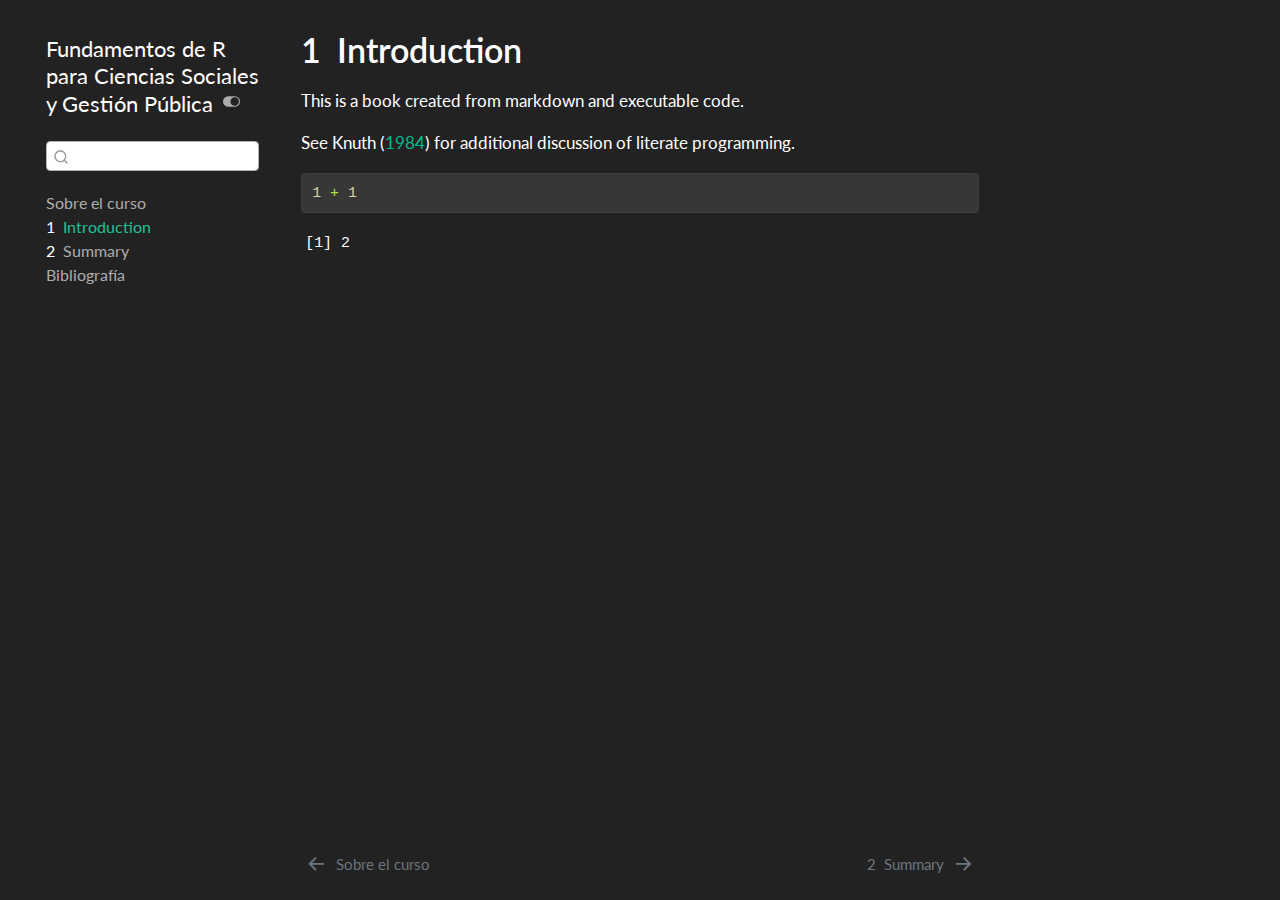
<file: docs/intro.html>
<!DOCTYPE html>
<html xmlns="http://www.w3.org/1999/xhtml" lang="es" xml:lang="es"><head>

<meta charset="utf-8">
<meta name="generator" content="quarto-1.4.542">

<meta name="viewport" content="width=device-width, initial-scale=1.0, user-scalable=yes">


<title>Fundamentos de R para Ciencias Sociales y Gestión Pública - 1&nbsp; Introduction</title>
<style>
code{white-space: pre-wrap;}
span.smallcaps{font-variant: small-caps;}
div.columns{display: flex; gap: min(4vw, 1.5em);}
div.column{flex: auto; overflow-x: auto;}
div.hanging-indent{margin-left: 1.5em; text-indent: -1.5em;}
ul.task-list{list-style: none;}
ul.task-list li input[type="checkbox"] {
  width: 0.8em;
  margin: 0 0.8em 0.2em -1em; /* quarto-specific, see https://github.com/quarto-dev/quarto-cli/issues/4556 */ 
  vertical-align: middle;
}
/* CSS for syntax highlighting */
pre > code.sourceCode { white-space: pre; position: relative; }
pre > code.sourceCode > span { line-height: 1.25; }
pre > code.sourceCode > span:empty { height: 1.2em; }
.sourceCode { overflow: visible; }
code.sourceCode > span { color: inherit; text-decoration: inherit; }
div.sourceCode { margin: 1em 0; }
pre.sourceCode { margin: 0; }
@media screen {
div.sourceCode { overflow: auto; }
}
@media print {
pre > code.sourceCode { white-space: pre-wrap; }
pre > code.sourceCode > span { text-indent: -5em; padding-left: 5em; }
}
pre.numberSource code
  { counter-reset: source-line 0; }
pre.numberSource code > span
  { position: relative; left: -4em; counter-increment: source-line; }
pre.numberSource code > span > a:first-child::before
  { content: counter(source-line);
    position: relative; left: -1em; text-align: right; vertical-align: baseline;
    border: none; display: inline-block;
    -webkit-touch-callout: none; -webkit-user-select: none;
    -khtml-user-select: none; -moz-user-select: none;
    -ms-user-select: none; user-select: none;
    padding: 0 4px; width: 4em;
  }
pre.numberSource { margin-left: 3em;  padding-left: 4px; }
div.sourceCode
  {   }
@media screen {
pre > code.sourceCode > span > a:first-child::before { text-decoration: underline; }
}
/* CSS for citations */
div.csl-bib-body { }
div.csl-entry {
  clear: both;
  margin-bottom: 0em;
}
.hanging-indent div.csl-entry {
  margin-left:2em;
  text-indent:-2em;
}
div.csl-left-margin {
  min-width:2em;
  float:left;
}
div.csl-right-inline {
  margin-left:2em;
  padding-left:1em;
}
div.csl-indent {
  margin-left: 2em;
}</style>


<script src="site_libs/quarto-nav/quarto-nav.js"></script>
<script src="site_libs/quarto-nav/headroom.min.js"></script>
<script src="site_libs/clipboard/clipboard.min.js"></script>
<script src="site_libs/quarto-search/autocomplete.umd.js"></script>
<script src="site_libs/quarto-search/fuse.min.js"></script>
<script src="site_libs/quarto-search/quarto-search.js"></script>
<meta name="quarto:offset" content="./">
<link href="./summary.html" rel="next">
<link href="./index.html" rel="prev">
<script src="site_libs/quarto-html/quarto.js"></script>
<script src="site_libs/quarto-html/popper.min.js"></script>
<script src="site_libs/quarto-html/tippy.umd.min.js"></script>
<script src="site_libs/quarto-html/anchor.min.js"></script>
<link href="site_libs/quarto-html/tippy.css" rel="stylesheet">
<link href="site_libs/quarto-html/quarto-syntax-highlighting.css" rel="stylesheet" class="quarto-color-scheme" id="quarto-text-highlighting-styles">
<link href="site_libs/quarto-html/quarto-syntax-highlighting-dark.css" rel="stylesheet" class="quarto-color-scheme quarto-color-alternate" id="quarto-text-highlighting-styles">
<script src="site_libs/bootstrap/bootstrap.min.js"></script>
<link href="site_libs/bootstrap/bootstrap-icons.css" rel="stylesheet">
<link href="site_libs/bootstrap/bootstrap.min.css" rel="stylesheet" class="quarto-color-scheme" id="quarto-bootstrap" data-mode="light">
<link href="site_libs/bootstrap/bootstrap-dark.min.css" rel="stylesheet" class="quarto-color-scheme quarto-color-alternate" id="quarto-bootstrap" data-mode="dark">
<script id="quarto-search-options" type="application/json">{
  "location": "sidebar",
  "copy-button": false,
  "collapse-after": 3,
  "panel-placement": "start",
  "type": "textbox",
  "limit": 50,
  "keyboard-shortcut": [
    "f",
    "/",
    "s"
  ],
  "show-item-context": false,
  "language": {
    "search-no-results-text": "Sin resultados",
    "search-matching-documents-text": "documentos encontrados",
    "search-copy-link-title": "Copiar el enlace en la búsqueda",
    "search-hide-matches-text": "Ocultar resultados adicionales",
    "search-more-match-text": "resultado adicional en este documento",
    "search-more-matches-text": "resultados adicionales en este documento",
    "search-clear-button-title": "Borrar",
    "search-text-placeholder": "",
    "search-detached-cancel-button-title": "Cancelar",
    "search-submit-button-title": "Enviar",
    "search-label": "Buscar"
  }
}</script>


</head>

<body class="nav-sidebar floating">

<div id="quarto-search-results"></div>
  <header id="quarto-header" class="headroom fixed-top">
  <nav class="quarto-secondary-nav">
    <div class="container-fluid d-flex">
      <button type="button" class="quarto-btn-toggle btn" data-bs-toggle="collapse" data-bs-target=".quarto-sidebar-collapse-item" aria-controls="quarto-sidebar" aria-expanded="false" aria-label="Alternar barra lateral" onclick="if (window.quartoToggleHeadroom) { window.quartoToggleHeadroom(); }">
        <i class="bi bi-layout-text-sidebar-reverse"></i>
      </button>
        <nav class="quarto-page-breadcrumbs" aria-label="breadcrumb"><ol class="breadcrumb"><li class="breadcrumb-item"><a href="./intro.html"><span class="chapter-number">1</span>&nbsp; <span class="chapter-title">Introduction</span></a></li></ol></nav>
        <a class="flex-grow-1" role="button" data-bs-toggle="collapse" data-bs-target=".quarto-sidebar-collapse-item" aria-controls="quarto-sidebar" aria-expanded="false" aria-label="Alternar barra lateral" onclick="if (window.quartoToggleHeadroom) { window.quartoToggleHeadroom(); }">      
        </a>
      <button type="button" class="btn quarto-search-button" aria-label="" onclick="window.quartoOpenSearch();">
        <i class="bi bi-search"></i>
      </button>
    </div>
  </nav>
</header>
<!-- content -->
<div id="quarto-content" class="quarto-container page-columns page-rows-contents page-layout-article">
<!-- sidebar -->
  <nav id="quarto-sidebar" class="sidebar collapse collapse-horizontal quarto-sidebar-collapse-item sidebar-navigation floating overflow-auto">
    <div class="pt-lg-2 mt-2 text-left sidebar-header">
    <div class="sidebar-title mb-0 py-0">
      <a href="./">Fundamentos de R para Ciencias Sociales y Gestión Pública</a> 
        <div class="sidebar-tools-main">
  <a href="" class="quarto-color-scheme-toggle quarto-navigation-tool  px-1" onclick="window.quartoToggleColorScheme(); return false;" title="Alternar modo oscuro"><i class="bi"></i></a>
</div>
    </div>
      </div>
        <div class="mt-2 flex-shrink-0 align-items-center">
        <div class="sidebar-search">
        <div id="quarto-search" class="" title="Buscar"></div>
        </div>
        </div>
    <div class="sidebar-menu-container"> 
    <ul class="list-unstyled mt-1">
        <li class="sidebar-item">
  <div class="sidebar-item-container"> 
  <a href="./index.html" class="sidebar-item-text sidebar-link">
 <span class="menu-text">Sobre el curso</span></a>
  </div>
</li>
        <li class="sidebar-item">
  <div class="sidebar-item-container"> 
  <a href="./intro.html" class="sidebar-item-text sidebar-link active">
 <span class="menu-text"><span class="chapter-number">1</span>&nbsp; <span class="chapter-title">Introduction</span></span></a>
  </div>
</li>
        <li class="sidebar-item">
  <div class="sidebar-item-container"> 
  <a href="./summary.html" class="sidebar-item-text sidebar-link">
 <span class="menu-text"><span class="chapter-number">2</span>&nbsp; <span class="chapter-title">Summary</span></span></a>
  </div>
</li>
        <li class="sidebar-item">
  <div class="sidebar-item-container"> 
  <a href="./references.html" class="sidebar-item-text sidebar-link">
 <span class="menu-text">Bibliografía</span></a>
  </div>
</li>
    </ul>
    </div>
</nav>
<div id="quarto-sidebar-glass" class="quarto-sidebar-collapse-item" data-bs-toggle="collapse" data-bs-target=".quarto-sidebar-collapse-item"></div>
<!-- margin-sidebar -->
    <div id="quarto-margin-sidebar" class="sidebar margin-sidebar">
        
    </div>
<!-- main -->
<main class="content" id="quarto-document-content">

<header id="title-block-header" class="quarto-title-block default">
<div class="quarto-title">
<h1 class="title"><span class="chapter-number">1</span>&nbsp; <span class="chapter-title">Introduction</span></h1>
</div>



<div class="quarto-title-meta">

    
  
    
  </div>
  


</header>


<p>This is a book created from markdown and executable code.</p>
<p>See <span class="citation" data-cites="knuth84">Knuth (<a href="references.html#ref-knuth84" role="doc-biblioref">1984</a>)</span> for additional discussion of literate programming.</p>
<div class="cell">
<div class="sourceCode cell-code" id="cb1"><pre class="sourceCode r code-with-copy"><code class="sourceCode r"><span id="cb1-1"><a href="#cb1-1" aria-hidden="true" tabindex="-1"></a><span class="dv">1</span> <span class="sc">+</span> <span class="dv">1</span></span></code><button title="Copiar al portapapeles" class="code-copy-button"><i class="bi"></i></button></pre></div>
<div class="cell-output cell-output-stdout">
<pre><code>[1] 2</code></pre>
</div>
</div>


<div id="refs" class="references csl-bib-body hanging-indent" data-entry-spacing="0" role="list" style="display: none">
<div id="ref-knuth84" class="csl-entry" role="listitem">
Knuth, Donald E. 1984. <span>«Literate Programming»</span>. <em>Comput. J.</em> 27 (2): 97-111. <a href="https://doi.org/10.1093/comjnl/27.2.97">https://doi.org/10.1093/comjnl/27.2.97</a>.
</div>
</div>

</main> <!-- /main -->
<script id="quarto-html-after-body" type="application/javascript">
window.document.addEventListener("DOMContentLoaded", function (event) {
  const toggleBodyColorMode = (bsSheetEl) => {
    const mode = bsSheetEl.getAttribute("data-mode");
    const bodyEl = window.document.querySelector("body");
    if (mode === "dark") {
      bodyEl.classList.add("quarto-dark");
      bodyEl.classList.remove("quarto-light");
    } else {
      bodyEl.classList.add("quarto-light");
      bodyEl.classList.remove("quarto-dark");
    }
  }
  const toggleBodyColorPrimary = () => {
    const bsSheetEl = window.document.querySelector("link#quarto-bootstrap");
    if (bsSheetEl) {
      toggleBodyColorMode(bsSheetEl);
    }
  }
  toggleBodyColorPrimary();  
  const disableStylesheet = (stylesheets) => {
    for (let i=0; i < stylesheets.length; i++) {
      const stylesheet = stylesheets[i];
      stylesheet.rel = 'prefetch';
    }
  }
  const enableStylesheet = (stylesheets) => {
    for (let i=0; i < stylesheets.length; i++) {
      const stylesheet = stylesheets[i];
      stylesheet.rel = 'stylesheet';
    }
  }
  const manageTransitions = (selector, allowTransitions) => {
    const els = window.document.querySelectorAll(selector);
    for (let i=0; i < els.length; i++) {
      const el = els[i];
      if (allowTransitions) {
        el.classList.remove('notransition');
      } else {
        el.classList.add('notransition');
      }
    }
  }
  const toggleGiscusIfUsed = (isAlternate, darkModeDefault) => {
    const baseTheme = document.querySelector('#giscus-base-theme')?.value ?? 'light';
    const alternateTheme = document.querySelector('#giscus-alt-theme')?.value ?? 'dark';
    let newTheme = '';
    if(darkModeDefault) {
      newTheme = isAlternate ? baseTheme : alternateTheme;
    } else {
      newTheme = isAlternate ? alternateTheme : baseTheme;
    }
    const changeGiscusTheme = () => {
      // From: https://github.com/giscus/giscus/issues/336
      const sendMessage = (message) => {
        const iframe = document.querySelector('iframe.giscus-frame');
        if (!iframe) return;
        iframe.contentWindow.postMessage({ giscus: message }, 'https://giscus.app');
      }
      sendMessage({
        setConfig: {
          theme: newTheme
        }
      });
    }
    const isGiscussLoaded = window.document.querySelector('iframe.giscus-frame') !== null;
    if (isGiscussLoaded) {
      changeGiscusTheme();
    }
  }
  const toggleColorMode = (alternate) => {
    // Switch the stylesheets
    const alternateStylesheets = window.document.querySelectorAll('link.quarto-color-scheme.quarto-color-alternate');
    manageTransitions('#quarto-margin-sidebar .nav-link', false);
    if (alternate) {
      enableStylesheet(alternateStylesheets);
      for (const sheetNode of alternateStylesheets) {
        if (sheetNode.id === "quarto-bootstrap") {
          toggleBodyColorMode(sheetNode);
        }
      }
    } else {
      disableStylesheet(alternateStylesheets);
      toggleBodyColorPrimary();
    }
    manageTransitions('#quarto-margin-sidebar .nav-link', true);
    // Switch the toggles
    const toggles = window.document.querySelectorAll('.quarto-color-scheme-toggle');
    for (let i=0; i < toggles.length; i++) {
      const toggle = toggles[i];
      if (toggle) {
        if (alternate) {
          toggle.classList.add("alternate");     
        } else {
          toggle.classList.remove("alternate");
        }
      }
    }
    // Hack to workaround the fact that safari doesn't
    // properly recolor the scrollbar when toggling (#1455)
    if (navigator.userAgent.indexOf('Safari') > 0 && navigator.userAgent.indexOf('Chrome') == -1) {
      manageTransitions("body", false);
      window.scrollTo(0, 1);
      setTimeout(() => {
        window.scrollTo(0, 0);
        manageTransitions("body", true);
      }, 40);  
    }
  }
  const isFileUrl = () => { 
    return window.location.protocol === 'file:';
  }
  const hasAlternateSentinel = () => {  
    let styleSentinel = getColorSchemeSentinel();
    if (styleSentinel !== null) {
      return styleSentinel === "alternate";
    } else {
      return false;
    }
  }
  const setStyleSentinel = (alternate) => {
    const value = alternate ? "alternate" : "default";
    if (!isFileUrl()) {
      window.localStorage.setItem("quarto-color-scheme", value);
    } else {
      localAlternateSentinel = value;
    }
  }
  const getColorSchemeSentinel = () => {
    if (!isFileUrl()) {
      const storageValue = window.localStorage.getItem("quarto-color-scheme");
      return storageValue != null ? storageValue : localAlternateSentinel;
    } else {
      return localAlternateSentinel;
    }
  }
  const darkModeDefault = true;
  let localAlternateSentinel = darkModeDefault ? 'alternate' : 'default';
  // Dark / light mode switch
  window.quartoToggleColorScheme = () => {
    // Read the current dark / light value 
    let toAlternate = !hasAlternateSentinel();
    toggleColorMode(toAlternate);
    setStyleSentinel(toAlternate);
    toggleGiscusIfUsed(toAlternate, darkModeDefault);
  };
  // Ensure there is a toggle, if there isn't float one in the top right
  if (window.document.querySelector('.quarto-color-scheme-toggle') === null) {
    const a = window.document.createElement('a');
    a.classList.add('top-right');
    a.classList.add('quarto-color-scheme-toggle');
    a.href = "";
    a.onclick = function() { try { window.quartoToggleColorScheme(); } catch {} return false; };
    const i = window.document.createElement("i");
    i.classList.add('bi');
    a.appendChild(i);
    window.document.body.appendChild(a);
  }
  // Switch to dark mode if need be
  if (hasAlternateSentinel()) {
    toggleColorMode(true);
  } else {
    toggleColorMode(false);
  }
  const icon = "";
  const anchorJS = new window.AnchorJS();
  anchorJS.options = {
    placement: 'right',
    icon: icon
  };
  anchorJS.add('.anchored');
  const isCodeAnnotation = (el) => {
    for (const clz of el.classList) {
      if (clz.startsWith('code-annotation-')) {                     
        return true;
      }
    }
    return false;
  }
  const clipboard = new window.ClipboardJS('.code-copy-button', {
    text: function(trigger) {
      const codeEl = trigger.previousElementSibling.cloneNode(true);
      for (const childEl of codeEl.children) {
        if (isCodeAnnotation(childEl)) {
          childEl.remove();
        }
      }
      return codeEl.innerText;
    }
  });
  clipboard.on('success', function(e) {
    // button target
    const button = e.trigger;
    // don't keep focus
    button.blur();
    // flash "checked"
    button.classList.add('code-copy-button-checked');
    var currentTitle = button.getAttribute("title");
    button.setAttribute("title", "Copiado");
    let tooltip;
    if (window.bootstrap) {
      button.setAttribute("data-bs-toggle", "tooltip");
      button.setAttribute("data-bs-placement", "left");
      button.setAttribute("data-bs-title", "Copiado");
      tooltip = new bootstrap.Tooltip(button, 
        { trigger: "manual", 
          customClass: "code-copy-button-tooltip",
          offset: [0, -8]});
      tooltip.show();    
    }
    setTimeout(function() {
      if (tooltip) {
        tooltip.hide();
        button.removeAttribute("data-bs-title");
        button.removeAttribute("data-bs-toggle");
        button.removeAttribute("data-bs-placement");
      }
      button.setAttribute("title", currentTitle);
      button.classList.remove('code-copy-button-checked');
    }, 1000);
    // clear code selection
    e.clearSelection();
  });
  function tippyHover(el, contentFn, onTriggerFn, onUntriggerFn) {
    const config = {
      allowHTML: true,
      maxWidth: 500,
      delay: 100,
      arrow: false,
      appendTo: function(el) {
          return el.parentElement;
      },
      interactive: true,
      interactiveBorder: 10,
      theme: 'quarto',
      placement: 'bottom-start',
    };
    if (contentFn) {
      config.content = contentFn;
    }
    if (onTriggerFn) {
      config.onTrigger = onTriggerFn;
    }
    if (onUntriggerFn) {
      config.onUntrigger = onUntriggerFn;
    }
    window.tippy(el, config); 
  }
  const noterefs = window.document.querySelectorAll('a[role="doc-noteref"]');
  for (var i=0; i<noterefs.length; i++) {
    const ref = noterefs[i];
    tippyHover(ref, function() {
      // use id or data attribute instead here
      let href = ref.getAttribute('data-footnote-href') || ref.getAttribute('href');
      try { href = new URL(href).hash; } catch {}
      const id = href.replace(/^#\/?/, "");
      const note = window.document.getElementById(id);
      return note.innerHTML;
    });
  }
  const xrefs = window.document.querySelectorAll('a.quarto-xref');
  const processXRef = (id, note) => {
    // Strip column container classes
    const stripColumnClz = (el) => {
      el.classList.remove("page-full", "page-columns");
      if (el.children) {
        for (const child of el.children) {
          stripColumnClz(child);
        }
      }
    }
    stripColumnClz(note)
    if (id === null || id.startsWith('sec-')) {
      // Special case sections, only their first couple elements
      const container = document.createElement("div");
      if (note.children && note.children.length > 2) {
        container.appendChild(note.children[0].cloneNode(true));
        for (let i = 1; i < note.children.length; i++) {
          const child = note.children[i];
          if (child.tagName === "P" && child.innerText === "") {
            continue;
          } else {
            container.appendChild(child.cloneNode(true));
            break;
          }
        }
        if (window.Quarto?.typesetMath) {
          window.Quarto.typesetMath(container);
        }
        return container.innerHTML
      } else {
        if (window.Quarto?.typesetMath) {
          window.Quarto.typesetMath(note);
        }
        return note.innerHTML;
      }
    } else {
      // Remove any anchor links if they are present
      const anchorLink = note.querySelector('a.anchorjs-link');
      if (anchorLink) {
        anchorLink.remove();
      }
      if (window.Quarto?.typesetMath) {
        window.Quarto.typesetMath(note);
      }
      return note.innerHTML;
    }
  }
  for (var i=0; i<xrefs.length; i++) {
    const xref = xrefs[i];
    tippyHover(xref, undefined, function(instance) {
      instance.disable();
      let url = xref.getAttribute('href');
      let hash = undefined; 
      if (url.startsWith('#')) {
        hash = url;
      } else {
        try { hash = new URL(url).hash; } catch {}
      }
      if (hash) {
        const id = hash.replace(/^#\/?/, "");
        const note = window.document.getElementById(id);
        if (note !== null) {
          try {
            const html = processXRef(id, note.cloneNode(true));
            instance.setContent(html);
          } finally {
            instance.enable();
            instance.show();
          }
        } else {
          // See if we can fetch this
          fetch(url.split('#')[0])
          .then(res => res.text())
          .then(html => {
            const parser = new DOMParser();
            const htmlDoc = parser.parseFromString(html, "text/html");
            const note = htmlDoc.getElementById(id);
            if (note !== null) {
              const html = processXRef(id, note);
              instance.setContent(html);
            } 
          }).finally(() => {
            instance.enable();
            instance.show();
          });
        }
      } else {
        // See if we can fetch a full url (with no hash to target)
        // This is a special case and we should probably do some content thinning / targeting
        fetch(url)
        .then(res => res.text())
        .then(html => {
          const parser = new DOMParser();
          const htmlDoc = parser.parseFromString(html, "text/html");
          const note = htmlDoc.querySelector('main.content');
          if (note !== null) {
            // This should only happen for chapter cross references
            // (since there is no id in the URL)
            // remove the first header
            if (note.children.length > 0 && note.children[0].tagName === "HEADER") {
              note.children[0].remove();
            }
            const html = processXRef(null, note);
            instance.setContent(html);
          } 
        }).finally(() => {
          instance.enable();
          instance.show();
        });
      }
    }, function(instance) {
    });
  }
      let selectedAnnoteEl;
      const selectorForAnnotation = ( cell, annotation) => {
        let cellAttr = 'data-code-cell="' + cell + '"';
        let lineAttr = 'data-code-annotation="' +  annotation + '"';
        const selector = 'span[' + cellAttr + '][' + lineAttr + ']';
        return selector;
      }
      const selectCodeLines = (annoteEl) => {
        const doc = window.document;
        const targetCell = annoteEl.getAttribute("data-target-cell");
        const targetAnnotation = annoteEl.getAttribute("data-target-annotation");
        const annoteSpan = window.document.querySelector(selectorForAnnotation(targetCell, targetAnnotation));
        const lines = annoteSpan.getAttribute("data-code-lines").split(",");
        const lineIds = lines.map((line) => {
          return targetCell + "-" + line;
        })
        let top = null;
        let height = null;
        let parent = null;
        if (lineIds.length > 0) {
            //compute the position of the single el (top and bottom and make a div)
            const el = window.document.getElementById(lineIds[0]);
            top = el.offsetTop;
            height = el.offsetHeight;
            parent = el.parentElement.parentElement;
          if (lineIds.length > 1) {
            const lastEl = window.document.getElementById(lineIds[lineIds.length - 1]);
            const bottom = lastEl.offsetTop + lastEl.offsetHeight;
            height = bottom - top;
          }
          if (top !== null && height !== null && parent !== null) {
            // cook up a div (if necessary) and position it 
            let div = window.document.getElementById("code-annotation-line-highlight");
            if (div === null) {
              div = window.document.createElement("div");
              div.setAttribute("id", "code-annotation-line-highlight");
              div.style.position = 'absolute';
              parent.appendChild(div);
            }
            div.style.top = top - 2 + "px";
            div.style.height = height + 4 + "px";
            div.style.left = 0;
            let gutterDiv = window.document.getElementById("code-annotation-line-highlight-gutter");
            if (gutterDiv === null) {
              gutterDiv = window.document.createElement("div");
              gutterDiv.setAttribute("id", "code-annotation-line-highlight-gutter");
              gutterDiv.style.position = 'absolute';
              const codeCell = window.document.getElementById(targetCell);
              const gutter = codeCell.querySelector('.code-annotation-gutter');
              gutter.appendChild(gutterDiv);
            }
            gutterDiv.style.top = top - 2 + "px";
            gutterDiv.style.height = height + 4 + "px";
          }
          selectedAnnoteEl = annoteEl;
        }
      };
      const unselectCodeLines = () => {
        const elementsIds = ["code-annotation-line-highlight", "code-annotation-line-highlight-gutter"];
        elementsIds.forEach((elId) => {
          const div = window.document.getElementById(elId);
          if (div) {
            div.remove();
          }
        });
        selectedAnnoteEl = undefined;
      };
        // Handle positioning of the toggle
    window.addEventListener(
      "resize",
      throttle(() => {
        elRect = undefined;
        if (selectedAnnoteEl) {
          selectCodeLines(selectedAnnoteEl);
        }
      }, 10)
    );
    function throttle(fn, ms) {
    let throttle = false;
    let timer;
      return (...args) => {
        if(!throttle) { // first call gets through
            fn.apply(this, args);
            throttle = true;
        } else { // all the others get throttled
            if(timer) clearTimeout(timer); // cancel #2
            timer = setTimeout(() => {
              fn.apply(this, args);
              timer = throttle = false;
            }, ms);
        }
      };
    }
      // Attach click handler to the DT
      const annoteDls = window.document.querySelectorAll('dt[data-target-cell]');
      for (const annoteDlNode of annoteDls) {
        annoteDlNode.addEventListener('click', (event) => {
          const clickedEl = event.target;
          if (clickedEl !== selectedAnnoteEl) {
            unselectCodeLines();
            const activeEl = window.document.querySelector('dt[data-target-cell].code-annotation-active');
            if (activeEl) {
              activeEl.classList.remove('code-annotation-active');
            }
            selectCodeLines(clickedEl);
            clickedEl.classList.add('code-annotation-active');
          } else {
            // Unselect the line
            unselectCodeLines();
            clickedEl.classList.remove('code-annotation-active');
          }
        });
      }
  const findCites = (el) => {
    const parentEl = el.parentElement;
    if (parentEl) {
      const cites = parentEl.dataset.cites;
      if (cites) {
        return {
          el,
          cites: cites.split(' ')
        };
      } else {
        return findCites(el.parentElement)
      }
    } else {
      return undefined;
    }
  };
  var bibliorefs = window.document.querySelectorAll('a[role="doc-biblioref"]');
  for (var i=0; i<bibliorefs.length; i++) {
    const ref = bibliorefs[i];
    const citeInfo = findCites(ref);
    if (citeInfo) {
      tippyHover(citeInfo.el, function() {
        var popup = window.document.createElement('div');
        citeInfo.cites.forEach(function(cite) {
          var citeDiv = window.document.createElement('div');
          citeDiv.classList.add('hanging-indent');
          citeDiv.classList.add('csl-entry');
          var biblioDiv = window.document.getElementById('ref-' + cite);
          if (biblioDiv) {
            citeDiv.innerHTML = biblioDiv.innerHTML;
          }
          popup.appendChild(citeDiv);
        });
        return popup.innerHTML;
      });
    }
  }
});
</script>
<nav class="page-navigation">
  <div class="nav-page nav-page-previous">
      <a href="./index.html" class="pagination-link  aria-label=" sobre="" el="" curso"="">
        <i class="bi bi-arrow-left-short"></i> <span class="nav-page-text">Sobre el curso</span>
      </a>          
  </div>
  <div class="nav-page nav-page-next">
      <a href="./summary.html" class="pagination-link" aria-label="<span class='chapter-number'>2</span>&nbsp; <span class='chapter-title'>Summary</span>">
        <span class="nav-page-text"><span class="chapter-number">2</span>&nbsp; <span class="chapter-title">Summary</span></span> <i class="bi bi-arrow-right-short"></i>
      </a>
  </div>
</nav>
</div> <!-- /content -->




</body></html>
</file>
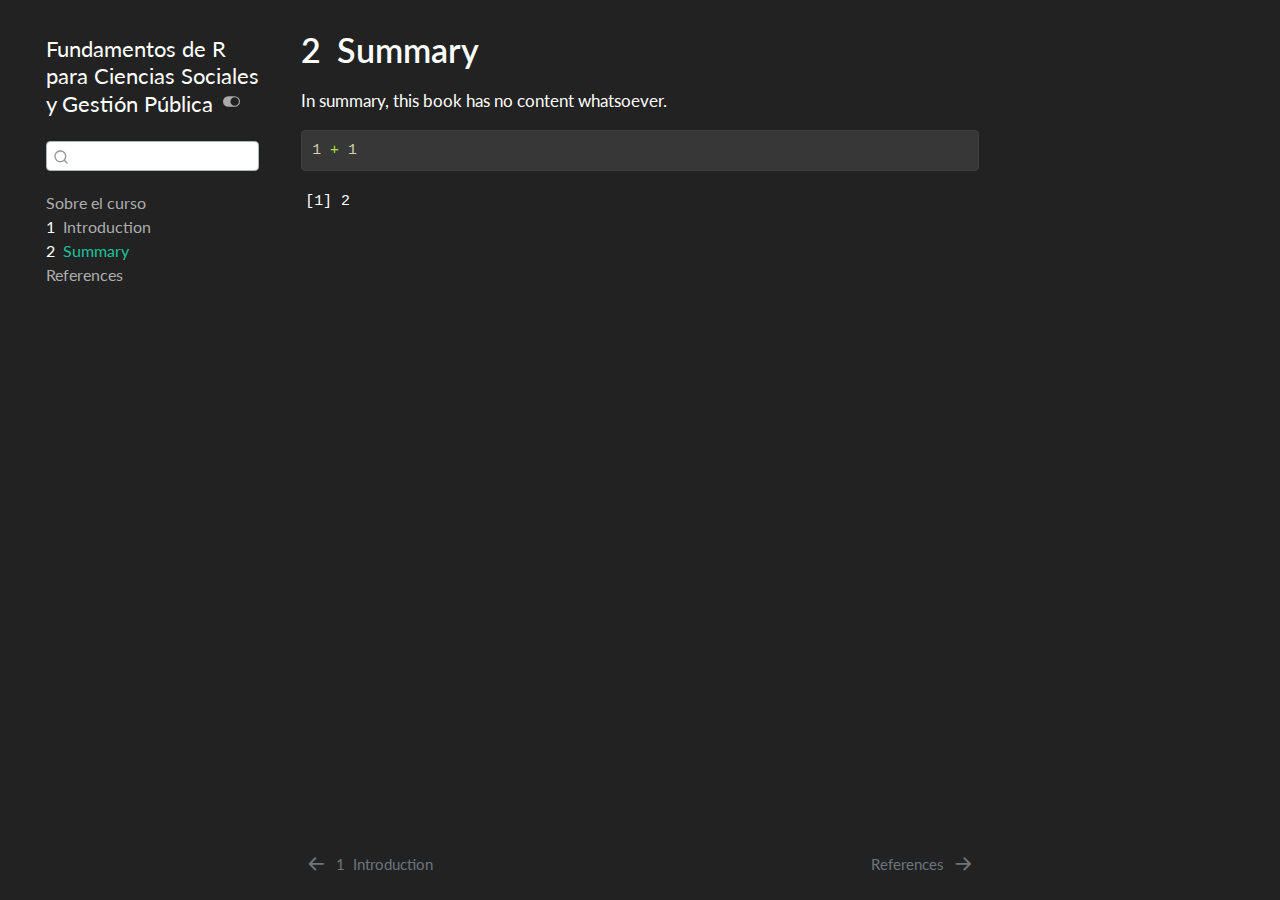
<file: docs/summary.html>
<!DOCTYPE html>
<html xmlns="http://www.w3.org/1999/xhtml" lang="es" xml:lang="es"><head>

<meta charset="utf-8">
<meta name="generator" content="quarto-1.4.542">

<meta name="viewport" content="width=device-width, initial-scale=1.0, user-scalable=yes">


<title>Fundamentos de R para Ciencias Sociales y Gestión Pública - 2&nbsp; Summary</title>
<style>
code{white-space: pre-wrap;}
span.smallcaps{font-variant: small-caps;}
div.columns{display: flex; gap: min(4vw, 1.5em);}
div.column{flex: auto; overflow-x: auto;}
div.hanging-indent{margin-left: 1.5em; text-indent: -1.5em;}
ul.task-list{list-style: none;}
ul.task-list li input[type="checkbox"] {
  width: 0.8em;
  margin: 0 0.8em 0.2em -1em; /* quarto-specific, see https://github.com/quarto-dev/quarto-cli/issues/4556 */ 
  vertical-align: middle;
}
/* CSS for syntax highlighting */
pre > code.sourceCode { white-space: pre; position: relative; }
pre > code.sourceCode > span { line-height: 1.25; }
pre > code.sourceCode > span:empty { height: 1.2em; }
.sourceCode { overflow: visible; }
code.sourceCode > span { color: inherit; text-decoration: inherit; }
div.sourceCode { margin: 1em 0; }
pre.sourceCode { margin: 0; }
@media screen {
div.sourceCode { overflow: auto; }
}
@media print {
pre > code.sourceCode { white-space: pre-wrap; }
pre > code.sourceCode > span { text-indent: -5em; padding-left: 5em; }
}
pre.numberSource code
  { counter-reset: source-line 0; }
pre.numberSource code > span
  { position: relative; left: -4em; counter-increment: source-line; }
pre.numberSource code > span > a:first-child::before
  { content: counter(source-line);
    position: relative; left: -1em; text-align: right; vertical-align: baseline;
    border: none; display: inline-block;
    -webkit-touch-callout: none; -webkit-user-select: none;
    -khtml-user-select: none; -moz-user-select: none;
    -ms-user-select: none; user-select: none;
    padding: 0 4px; width: 4em;
  }
pre.numberSource { margin-left: 3em;  padding-left: 4px; }
div.sourceCode
  {   }
@media screen {
pre > code.sourceCode > span > a:first-child::before { text-decoration: underline; }
}
</style>


<script src="site_libs/quarto-nav/quarto-nav.js"></script>
<script src="site_libs/quarto-nav/headroom.min.js"></script>
<script src="site_libs/clipboard/clipboard.min.js"></script>
<script src="site_libs/quarto-search/autocomplete.umd.js"></script>
<script src="site_libs/quarto-search/fuse.min.js"></script>
<script src="site_libs/quarto-search/quarto-search.js"></script>
<meta name="quarto:offset" content="./">
<link href="./references.html" rel="next">
<link href="./intro.html" rel="prev">
<script src="site_libs/quarto-html/quarto.js"></script>
<script src="site_libs/quarto-html/popper.min.js"></script>
<script src="site_libs/quarto-html/tippy.umd.min.js"></script>
<script src="site_libs/quarto-html/anchor.min.js"></script>
<link href="site_libs/quarto-html/tippy.css" rel="stylesheet">
<link href="site_libs/quarto-html/quarto-syntax-highlighting.css" rel="stylesheet" class="quarto-color-scheme" id="quarto-text-highlighting-styles">
<link href="site_libs/quarto-html/quarto-syntax-highlighting-dark.css" rel="stylesheet" class="quarto-color-scheme quarto-color-alternate" id="quarto-text-highlighting-styles">
<script src="site_libs/bootstrap/bootstrap.min.js"></script>
<link href="site_libs/bootstrap/bootstrap-icons.css" rel="stylesheet">
<link href="site_libs/bootstrap/bootstrap.min.css" rel="stylesheet" class="quarto-color-scheme" id="quarto-bootstrap" data-mode="light">
<link href="site_libs/bootstrap/bootstrap-dark.min.css" rel="stylesheet" class="quarto-color-scheme quarto-color-alternate" id="quarto-bootstrap" data-mode="dark">
<script id="quarto-search-options" type="application/json">{
  "location": "sidebar",
  "copy-button": false,
  "collapse-after": 3,
  "panel-placement": "start",
  "type": "textbox",
  "limit": 50,
  "keyboard-shortcut": [
    "f",
    "/",
    "s"
  ],
  "show-item-context": false,
  "language": {
    "search-no-results-text": "Sin resultados",
    "search-matching-documents-text": "documentos encontrados",
    "search-copy-link-title": "Copiar el enlace en la búsqueda",
    "search-hide-matches-text": "Ocultar resultados adicionales",
    "search-more-match-text": "resultado adicional en este documento",
    "search-more-matches-text": "resultados adicionales en este documento",
    "search-clear-button-title": "Borrar",
    "search-text-placeholder": "",
    "search-detached-cancel-button-title": "Cancelar",
    "search-submit-button-title": "Enviar",
    "search-label": "Buscar"
  }
}</script>


</head>

<body class="nav-sidebar floating">

<div id="quarto-search-results"></div>
  <header id="quarto-header" class="headroom fixed-top">
  <nav class="quarto-secondary-nav">
    <div class="container-fluid d-flex">
      <button type="button" class="quarto-btn-toggle btn" data-bs-toggle="collapse" data-bs-target=".quarto-sidebar-collapse-item" aria-controls="quarto-sidebar" aria-expanded="false" aria-label="Alternar barra lateral" onclick="if (window.quartoToggleHeadroom) { window.quartoToggleHeadroom(); }">
        <i class="bi bi-layout-text-sidebar-reverse"></i>
      </button>
        <nav class="quarto-page-breadcrumbs" aria-label="breadcrumb"><ol class="breadcrumb"><li class="breadcrumb-item"><a href="./summary.html"><span class="chapter-number">2</span>&nbsp; <span class="chapter-title">Summary</span></a></li></ol></nav>
        <a class="flex-grow-1" role="button" data-bs-toggle="collapse" data-bs-target=".quarto-sidebar-collapse-item" aria-controls="quarto-sidebar" aria-expanded="false" aria-label="Alternar barra lateral" onclick="if (window.quartoToggleHeadroom) { window.quartoToggleHeadroom(); }">      
        </a>
      <button type="button" class="btn quarto-search-button" aria-label="" onclick="window.quartoOpenSearch();">
        <i class="bi bi-search"></i>
      </button>
    </div>
  </nav>
</header>
<!-- content -->
<div id="quarto-content" class="quarto-container page-columns page-rows-contents page-layout-article">
<!-- sidebar -->
  <nav id="quarto-sidebar" class="sidebar collapse collapse-horizontal quarto-sidebar-collapse-item sidebar-navigation floating overflow-auto">
    <div class="pt-lg-2 mt-2 text-left sidebar-header">
    <div class="sidebar-title mb-0 py-0">
      <a href="./">Fundamentos de R para Ciencias Sociales y Gestión Pública</a> 
        <div class="sidebar-tools-main">
  <a href="" class="quarto-color-scheme-toggle quarto-navigation-tool  px-1" onclick="window.quartoToggleColorScheme(); return false;" title="Alternar modo oscuro"><i class="bi"></i></a>
</div>
    </div>
      </div>
        <div class="mt-2 flex-shrink-0 align-items-center">
        <div class="sidebar-search">
        <div id="quarto-search" class="" title="Buscar"></div>
        </div>
        </div>
    <div class="sidebar-menu-container"> 
    <ul class="list-unstyled mt-1">
        <li class="sidebar-item">
  <div class="sidebar-item-container"> 
  <a href="./index.html" class="sidebar-item-text sidebar-link">
 <span class="menu-text">Sobre el curso</span></a>
  </div>
</li>
        <li class="sidebar-item">
  <div class="sidebar-item-container"> 
  <a href="./intro.html" class="sidebar-item-text sidebar-link">
 <span class="menu-text"><span class="chapter-number">1</span>&nbsp; <span class="chapter-title">Introduction</span></span></a>
  </div>
</li>
        <li class="sidebar-item">
  <div class="sidebar-item-container"> 
  <a href="./summary.html" class="sidebar-item-text sidebar-link active">
 <span class="menu-text"><span class="chapter-number">2</span>&nbsp; <span class="chapter-title">Summary</span></span></a>
  </div>
</li>
        <li class="sidebar-item">
  <div class="sidebar-item-container"> 
  <a href="./references.html" class="sidebar-item-text sidebar-link">
 <span class="menu-text">References</span></a>
  </div>
</li>
    </ul>
    </div>
</nav>
<div id="quarto-sidebar-glass" class="quarto-sidebar-collapse-item" data-bs-toggle="collapse" data-bs-target=".quarto-sidebar-collapse-item"></div>
<!-- margin-sidebar -->
    <div id="quarto-margin-sidebar" class="sidebar margin-sidebar">
        
    </div>
<!-- main -->
<main class="content" id="quarto-document-content">

<header id="title-block-header" class="quarto-title-block default">
<div class="quarto-title">
<h1 class="title"><span class="chapter-number">2</span>&nbsp; <span class="chapter-title">Summary</span></h1>
</div>



<div class="quarto-title-meta">

    
  
    
  </div>
  


</header>


<p>In summary, this book has no content whatsoever.</p>
<div class="cell">
<div class="sourceCode cell-code" id="cb1"><pre class="sourceCode r code-with-copy"><code class="sourceCode r"><span id="cb1-1"><a href="#cb1-1" aria-hidden="true" tabindex="-1"></a><span class="dv">1</span> <span class="sc">+</span> <span class="dv">1</span></span></code><button title="Copiar al portapapeles" class="code-copy-button"><i class="bi"></i></button></pre></div>
<div class="cell-output cell-output-stdout">
<pre><code>[1] 2</code></pre>
</div>
</div>



</main> <!-- /main -->
<script id="quarto-html-after-body" type="application/javascript">
window.document.addEventListener("DOMContentLoaded", function (event) {
  const toggleBodyColorMode = (bsSheetEl) => {
    const mode = bsSheetEl.getAttribute("data-mode");
    const bodyEl = window.document.querySelector("body");
    if (mode === "dark") {
      bodyEl.classList.add("quarto-dark");
      bodyEl.classList.remove("quarto-light");
    } else {
      bodyEl.classList.add("quarto-light");
      bodyEl.classList.remove("quarto-dark");
    }
  }
  const toggleBodyColorPrimary = () => {
    const bsSheetEl = window.document.querySelector("link#quarto-bootstrap");
    if (bsSheetEl) {
      toggleBodyColorMode(bsSheetEl);
    }
  }
  toggleBodyColorPrimary();  
  const disableStylesheet = (stylesheets) => {
    for (let i=0; i < stylesheets.length; i++) {
      const stylesheet = stylesheets[i];
      stylesheet.rel = 'prefetch';
    }
  }
  const enableStylesheet = (stylesheets) => {
    for (let i=0; i < stylesheets.length; i++) {
      const stylesheet = stylesheets[i];
      stylesheet.rel = 'stylesheet';
    }
  }
  const manageTransitions = (selector, allowTransitions) => {
    const els = window.document.querySelectorAll(selector);
    for (let i=0; i < els.length; i++) {
      const el = els[i];
      if (allowTransitions) {
        el.classList.remove('notransition');
      } else {
        el.classList.add('notransition');
      }
    }
  }
  const toggleGiscusIfUsed = (isAlternate, darkModeDefault) => {
    const baseTheme = document.querySelector('#giscus-base-theme')?.value ?? 'light';
    const alternateTheme = document.querySelector('#giscus-alt-theme')?.value ?? 'dark';
    let newTheme = '';
    if(darkModeDefault) {
      newTheme = isAlternate ? baseTheme : alternateTheme;
    } else {
      newTheme = isAlternate ? alternateTheme : baseTheme;
    }
    const changeGiscusTheme = () => {
      // From: https://github.com/giscus/giscus/issues/336
      const sendMessage = (message) => {
        const iframe = document.querySelector('iframe.giscus-frame');
        if (!iframe) return;
        iframe.contentWindow.postMessage({ giscus: message }, 'https://giscus.app');
      }
      sendMessage({
        setConfig: {
          theme: newTheme
        }
      });
    }
    const isGiscussLoaded = window.document.querySelector('iframe.giscus-frame') !== null;
    if (isGiscussLoaded) {
      changeGiscusTheme();
    }
  }
  const toggleColorMode = (alternate) => {
    // Switch the stylesheets
    const alternateStylesheets = window.document.querySelectorAll('link.quarto-color-scheme.quarto-color-alternate');
    manageTransitions('#quarto-margin-sidebar .nav-link', false);
    if (alternate) {
      enableStylesheet(alternateStylesheets);
      for (const sheetNode of alternateStylesheets) {
        if (sheetNode.id === "quarto-bootstrap") {
          toggleBodyColorMode(sheetNode);
        }
      }
    } else {
      disableStylesheet(alternateStylesheets);
      toggleBodyColorPrimary();
    }
    manageTransitions('#quarto-margin-sidebar .nav-link', true);
    // Switch the toggles
    const toggles = window.document.querySelectorAll('.quarto-color-scheme-toggle');
    for (let i=0; i < toggles.length; i++) {
      const toggle = toggles[i];
      if (toggle) {
        if (alternate) {
          toggle.classList.add("alternate");     
        } else {
          toggle.classList.remove("alternate");
        }
      }
    }
    // Hack to workaround the fact that safari doesn't
    // properly recolor the scrollbar when toggling (#1455)
    if (navigator.userAgent.indexOf('Safari') > 0 && navigator.userAgent.indexOf('Chrome') == -1) {
      manageTransitions("body", false);
      window.scrollTo(0, 1);
      setTimeout(() => {
        window.scrollTo(0, 0);
        manageTransitions("body", true);
      }, 40);  
    }
  }
  const isFileUrl = () => { 
    return window.location.protocol === 'file:';
  }
  const hasAlternateSentinel = () => {  
    let styleSentinel = getColorSchemeSentinel();
    if (styleSentinel !== null) {
      return styleSentinel === "alternate";
    } else {
      return false;
    }
  }
  const setStyleSentinel = (alternate) => {
    const value = alternate ? "alternate" : "default";
    if (!isFileUrl()) {
      window.localStorage.setItem("quarto-color-scheme", value);
    } else {
      localAlternateSentinel = value;
    }
  }
  const getColorSchemeSentinel = () => {
    if (!isFileUrl()) {
      const storageValue = window.localStorage.getItem("quarto-color-scheme");
      return storageValue != null ? storageValue : localAlternateSentinel;
    } else {
      return localAlternateSentinel;
    }
  }
  const darkModeDefault = true;
  let localAlternateSentinel = darkModeDefault ? 'alternate' : 'default';
  // Dark / light mode switch
  window.quartoToggleColorScheme = () => {
    // Read the current dark / light value 
    let toAlternate = !hasAlternateSentinel();
    toggleColorMode(toAlternate);
    setStyleSentinel(toAlternate);
    toggleGiscusIfUsed(toAlternate, darkModeDefault);
  };
  // Ensure there is a toggle, if there isn't float one in the top right
  if (window.document.querySelector('.quarto-color-scheme-toggle') === null) {
    const a = window.document.createElement('a');
    a.classList.add('top-right');
    a.classList.add('quarto-color-scheme-toggle');
    a.href = "";
    a.onclick = function() { try { window.quartoToggleColorScheme(); } catch {} return false; };
    const i = window.document.createElement("i");
    i.classList.add('bi');
    a.appendChild(i);
    window.document.body.appendChild(a);
  }
  // Switch to dark mode if need be
  if (hasAlternateSentinel()) {
    toggleColorMode(true);
  } else {
    toggleColorMode(false);
  }
  const icon = "";
  const anchorJS = new window.AnchorJS();
  anchorJS.options = {
    placement: 'right',
    icon: icon
  };
  anchorJS.add('.anchored');
  const isCodeAnnotation = (el) => {
    for (const clz of el.classList) {
      if (clz.startsWith('code-annotation-')) {                     
        return true;
      }
    }
    return false;
  }
  const clipboard = new window.ClipboardJS('.code-copy-button', {
    text: function(trigger) {
      const codeEl = trigger.previousElementSibling.cloneNode(true);
      for (const childEl of codeEl.children) {
        if (isCodeAnnotation(childEl)) {
          childEl.remove();
        }
      }
      return codeEl.innerText;
    }
  });
  clipboard.on('success', function(e) {
    // button target
    const button = e.trigger;
    // don't keep focus
    button.blur();
    // flash "checked"
    button.classList.add('code-copy-button-checked');
    var currentTitle = button.getAttribute("title");
    button.setAttribute("title", "Copiado");
    let tooltip;
    if (window.bootstrap) {
      button.setAttribute("data-bs-toggle", "tooltip");
      button.setAttribute("data-bs-placement", "left");
      button.setAttribute("data-bs-title", "Copiado");
      tooltip = new bootstrap.Tooltip(button, 
        { trigger: "manual", 
          customClass: "code-copy-button-tooltip",
          offset: [0, -8]});
      tooltip.show();    
    }
    setTimeout(function() {
      if (tooltip) {
        tooltip.hide();
        button.removeAttribute("data-bs-title");
        button.removeAttribute("data-bs-toggle");
        button.removeAttribute("data-bs-placement");
      }
      button.setAttribute("title", currentTitle);
      button.classList.remove('code-copy-button-checked');
    }, 1000);
    // clear code selection
    e.clearSelection();
  });
  function tippyHover(el, contentFn, onTriggerFn, onUntriggerFn) {
    const config = {
      allowHTML: true,
      maxWidth: 500,
      delay: 100,
      arrow: false,
      appendTo: function(el) {
          return el.parentElement;
      },
      interactive: true,
      interactiveBorder: 10,
      theme: 'quarto',
      placement: 'bottom-start',
    };
    if (contentFn) {
      config.content = contentFn;
    }
    if (onTriggerFn) {
      config.onTrigger = onTriggerFn;
    }
    if (onUntriggerFn) {
      config.onUntrigger = onUntriggerFn;
    }
    window.tippy(el, config); 
  }
  const noterefs = window.document.querySelectorAll('a[role="doc-noteref"]');
  for (var i=0; i<noterefs.length; i++) {
    const ref = noterefs[i];
    tippyHover(ref, function() {
      // use id or data attribute instead here
      let href = ref.getAttribute('data-footnote-href') || ref.getAttribute('href');
      try { href = new URL(href).hash; } catch {}
      const id = href.replace(/^#\/?/, "");
      const note = window.document.getElementById(id);
      return note.innerHTML;
    });
  }
  const xrefs = window.document.querySelectorAll('a.quarto-xref');
  const processXRef = (id, note) => {
    // Strip column container classes
    const stripColumnClz = (el) => {
      el.classList.remove("page-full", "page-columns");
      if (el.children) {
        for (const child of el.children) {
          stripColumnClz(child);
        }
      }
    }
    stripColumnClz(note)
    if (id === null || id.startsWith('sec-')) {
      // Special case sections, only their first couple elements
      const container = document.createElement("div");
      if (note.children && note.children.length > 2) {
        container.appendChild(note.children[0].cloneNode(true));
        for (let i = 1; i < note.children.length; i++) {
          const child = note.children[i];
          if (child.tagName === "P" && child.innerText === "") {
            continue;
          } else {
            container.appendChild(child.cloneNode(true));
            break;
          }
        }
        if (window.Quarto?.typesetMath) {
          window.Quarto.typesetMath(container);
        }
        return container.innerHTML
      } else {
        if (window.Quarto?.typesetMath) {
          window.Quarto.typesetMath(note);
        }
        return note.innerHTML;
      }
    } else {
      // Remove any anchor links if they are present
      const anchorLink = note.querySelector('a.anchorjs-link');
      if (anchorLink) {
        anchorLink.remove();
      }
      if (window.Quarto?.typesetMath) {
        window.Quarto.typesetMath(note);
      }
      return note.innerHTML;
    }
  }
  for (var i=0; i<xrefs.length; i++) {
    const xref = xrefs[i];
    tippyHover(xref, undefined, function(instance) {
      instance.disable();
      let url = xref.getAttribute('href');
      let hash = undefined; 
      if (url.startsWith('#')) {
        hash = url;
      } else {
        try { hash = new URL(url).hash; } catch {}
      }
      if (hash) {
        const id = hash.replace(/^#\/?/, "");
        const note = window.document.getElementById(id);
        if (note !== null) {
          try {
            const html = processXRef(id, note.cloneNode(true));
            instance.setContent(html);
          } finally {
            instance.enable();
            instance.show();
          }
        } else {
          // See if we can fetch this
          fetch(url.split('#')[0])
          .then(res => res.text())
          .then(html => {
            const parser = new DOMParser();
            const htmlDoc = parser.parseFromString(html, "text/html");
            const note = htmlDoc.getElementById(id);
            if (note !== null) {
              const html = processXRef(id, note);
              instance.setContent(html);
            } 
          }).finally(() => {
            instance.enable();
            instance.show();
          });
        }
      } else {
        // See if we can fetch a full url (with no hash to target)
        // This is a special case and we should probably do some content thinning / targeting
        fetch(url)
        .then(res => res.text())
        .then(html => {
          const parser = new DOMParser();
          const htmlDoc = parser.parseFromString(html, "text/html");
          const note = htmlDoc.querySelector('main.content');
          if (note !== null) {
            // This should only happen for chapter cross references
            // (since there is no id in the URL)
            // remove the first header
            if (note.children.length > 0 && note.children[0].tagName === "HEADER") {
              note.children[0].remove();
            }
            const html = processXRef(null, note);
            instance.setContent(html);
          } 
        }).finally(() => {
          instance.enable();
          instance.show();
        });
      }
    }, function(instance) {
    });
  }
      let selectedAnnoteEl;
      const selectorForAnnotation = ( cell, annotation) => {
        let cellAttr = 'data-code-cell="' + cell + '"';
        let lineAttr = 'data-code-annotation="' +  annotation + '"';
        const selector = 'span[' + cellAttr + '][' + lineAttr + ']';
        return selector;
      }
      const selectCodeLines = (annoteEl) => {
        const doc = window.document;
        const targetCell = annoteEl.getAttribute("data-target-cell");
        const targetAnnotation = annoteEl.getAttribute("data-target-annotation");
        const annoteSpan = window.document.querySelector(selectorForAnnotation(targetCell, targetAnnotation));
        const lines = annoteSpan.getAttribute("data-code-lines").split(",");
        const lineIds = lines.map((line) => {
          return targetCell + "-" + line;
        })
        let top = null;
        let height = null;
        let parent = null;
        if (lineIds.length > 0) {
            //compute the position of the single el (top and bottom and make a div)
            const el = window.document.getElementById(lineIds[0]);
            top = el.offsetTop;
            height = el.offsetHeight;
            parent = el.parentElement.parentElement;
          if (lineIds.length > 1) {
            const lastEl = window.document.getElementById(lineIds[lineIds.length - 1]);
            const bottom = lastEl.offsetTop + lastEl.offsetHeight;
            height = bottom - top;
          }
          if (top !== null && height !== null && parent !== null) {
            // cook up a div (if necessary) and position it 
            let div = window.document.getElementById("code-annotation-line-highlight");
            if (div === null) {
              div = window.document.createElement("div");
              div.setAttribute("id", "code-annotation-line-highlight");
              div.style.position = 'absolute';
              parent.appendChild(div);
            }
            div.style.top = top - 2 + "px";
            div.style.height = height + 4 + "px";
            div.style.left = 0;
            let gutterDiv = window.document.getElementById("code-annotation-line-highlight-gutter");
            if (gutterDiv === null) {
              gutterDiv = window.document.createElement("div");
              gutterDiv.setAttribute("id", "code-annotation-line-highlight-gutter");
              gutterDiv.style.position = 'absolute';
              const codeCell = window.document.getElementById(targetCell);
              const gutter = codeCell.querySelector('.code-annotation-gutter');
              gutter.appendChild(gutterDiv);
            }
            gutterDiv.style.top = top - 2 + "px";
            gutterDiv.style.height = height + 4 + "px";
          }
          selectedAnnoteEl = annoteEl;
        }
      };
      const unselectCodeLines = () => {
        const elementsIds = ["code-annotation-line-highlight", "code-annotation-line-highlight-gutter"];
        elementsIds.forEach((elId) => {
          const div = window.document.getElementById(elId);
          if (div) {
            div.remove();
          }
        });
        selectedAnnoteEl = undefined;
      };
        // Handle positioning of the toggle
    window.addEventListener(
      "resize",
      throttle(() => {
        elRect = undefined;
        if (selectedAnnoteEl) {
          selectCodeLines(selectedAnnoteEl);
        }
      }, 10)
    );
    function throttle(fn, ms) {
    let throttle = false;
    let timer;
      return (...args) => {
        if(!throttle) { // first call gets through
            fn.apply(this, args);
            throttle = true;
        } else { // all the others get throttled
            if(timer) clearTimeout(timer); // cancel #2
            timer = setTimeout(() => {
              fn.apply(this, args);
              timer = throttle = false;
            }, ms);
        }
      };
    }
      // Attach click handler to the DT
      const annoteDls = window.document.querySelectorAll('dt[data-target-cell]');
      for (const annoteDlNode of annoteDls) {
        annoteDlNode.addEventListener('click', (event) => {
          const clickedEl = event.target;
          if (clickedEl !== selectedAnnoteEl) {
            unselectCodeLines();
            const activeEl = window.document.querySelector('dt[data-target-cell].code-annotation-active');
            if (activeEl) {
              activeEl.classList.remove('code-annotation-active');
            }
            selectCodeLines(clickedEl);
            clickedEl.classList.add('code-annotation-active');
          } else {
            // Unselect the line
            unselectCodeLines();
            clickedEl.classList.remove('code-annotation-active');
          }
        });
      }
  const findCites = (el) => {
    const parentEl = el.parentElement;
    if (parentEl) {
      const cites = parentEl.dataset.cites;
      if (cites) {
        return {
          el,
          cites: cites.split(' ')
        };
      } else {
        return findCites(el.parentElement)
      }
    } else {
      return undefined;
    }
  };
  var bibliorefs = window.document.querySelectorAll('a[role="doc-biblioref"]');
  for (var i=0; i<bibliorefs.length; i++) {
    const ref = bibliorefs[i];
    const citeInfo = findCites(ref);
    if (citeInfo) {
      tippyHover(citeInfo.el, function() {
        var popup = window.document.createElement('div');
        citeInfo.cites.forEach(function(cite) {
          var citeDiv = window.document.createElement('div');
          citeDiv.classList.add('hanging-indent');
          citeDiv.classList.add('csl-entry');
          var biblioDiv = window.document.getElementById('ref-' + cite);
          if (biblioDiv) {
            citeDiv.innerHTML = biblioDiv.innerHTML;
          }
          popup.appendChild(citeDiv);
        });
        return popup.innerHTML;
      });
    }
  }
});
</script>
<nav class="page-navigation">
  <div class="nav-page nav-page-previous">
      <a href="./intro.html" class="pagination-link  aria-label=" &lt;span="">
        <i class="bi bi-arrow-left-short"></i> <span class="nav-page-text"><span class="chapter-number">1</span>&nbsp; <span class="chapter-title">Introduction</span></span>
      </a>          
  </div>
  <div class="nav-page nav-page-next">
      <a href="./references.html" class="pagination-link" aria-label="References">
        <span class="nav-page-text">References</span> <i class="bi bi-arrow-right-short"></i>
      </a>
  </div>
</nav>
</div> <!-- /content -->




</body></html>
</file>
<file: docs/site_libs/quarto-html/tippy.css>
.tippy-box[data-animation=fade][data-state=hidden]{opacity:0}[data-tippy-root]{max-width:calc(100vw - 10px)}.tippy-box{position:relative;background-color:#333;color:#fff;border-radius:4px;font-size:14px;line-height:1.4;white-space:normal;outline:0;transition-property:transform,visibility,opacity}.tippy-box[data-placement^=top]>.tippy-arrow{bottom:0}.tippy-box[data-placement^=top]>.tippy-arrow:before{bottom:-7px;left:0;border-width:8px 8px 0;border-top-color:initial;transform-origin:center top}.tippy-box[data-placement^=bottom]>.tippy-arrow{top:0}.tippy-box[data-placement^=bottom]>.tippy-arrow:before{top:-7px;left:0;border-width:0 8px 8px;border-bottom-color:initial;transform-origin:center bottom}.tippy-box[data-placement^=left]>.tippy-arrow{right:0}.tippy-box[data-placement^=left]>.tippy-arrow:before{border-width:8px 0 8px 8px;border-left-color:initial;right:-7px;transform-origin:center left}.tippy-box[data-placement^=right]>.tippy-arrow{left:0}.tippy-box[data-placement^=right]>.tippy-arrow:before{left:-7px;border-width:8px 8px 8px 0;border-right-color:initial;transform-origin:center right}.tippy-box[data-inertia][data-state=visible]{transition-timing-function:cubic-bezier(.54,1.5,.38,1.11)}.tippy-arrow{width:16px;height:16px;color:#333}.tippy-arrow:before{content:"";position:absolute;border-color:transparent;border-style:solid}.tippy-content{position:relative;padding:5px 9px;z-index:1}
</file>
<file: docs/site_libs/quarto-html/quarto-syntax-highlighting.css>
/* quarto syntax highlight colors */
:root {
  --quarto-hl-ot-color: #003B4F;
  --quarto-hl-at-color: #657422;
  --quarto-hl-ss-color: #20794D;
  --quarto-hl-an-color: #5E5E5E;
  --quarto-hl-fu-color: #4758AB;
  --quarto-hl-st-color: #20794D;
  --quarto-hl-cf-color: #003B4F;
  --quarto-hl-op-color: #5E5E5E;
  --quarto-hl-er-color: #AD0000;
  --quarto-hl-bn-color: #AD0000;
  --quarto-hl-al-color: #AD0000;
  --quarto-hl-va-color: #111111;
  --quarto-hl-bu-color: inherit;
  --quarto-hl-ex-color: inherit;
  --quarto-hl-pp-color: #AD0000;
  --quarto-hl-in-color: #5E5E5E;
  --quarto-hl-vs-color: #20794D;
  --quarto-hl-wa-color: #5E5E5E;
  --quarto-hl-do-color: #5E5E5E;
  --quarto-hl-im-color: #00769E;
  --quarto-hl-ch-color: #20794D;
  --quarto-hl-dt-color: #AD0000;
  --quarto-hl-fl-color: #AD0000;
  --quarto-hl-co-color: #5E5E5E;
  --quarto-hl-cv-color: #5E5E5E;
  --quarto-hl-cn-color: #8f5902;
  --quarto-hl-sc-color: #5E5E5E;
  --quarto-hl-dv-color: #AD0000;
  --quarto-hl-kw-color: #003B4F;
}

/* other quarto variables */
:root {
  --quarto-font-monospace: SFMono-Regular, Menlo, Monaco, Consolas, "Liberation Mono", "Courier New", monospace;
}

pre > code.sourceCode > span {
  color: #003B4F;
}

code span {
  color: #003B4F;
}

code.sourceCode > span {
  color: #003B4F;
}

div.sourceCode,
div.sourceCode pre.sourceCode {
  color: #003B4F;
}

code span.ot {
  color: #003B4F;
  font-style: inherit;
}

code span.at {
  color: #657422;
  font-style: inherit;
}

code span.ss {
  color: #20794D;
  font-style: inherit;
}

code span.an {
  color: #5E5E5E;
  font-style: inherit;
}

code span.fu {
  color: #4758AB;
  font-style: inherit;
}

code span.st {
  color: #20794D;
  font-style: inherit;
}

code span.cf {
  color: #003B4F;
  font-style: inherit;
}

code span.op {
  color: #5E5E5E;
  font-style: inherit;
}

code span.er {
  color: #AD0000;
  font-style: inherit;
}

code span.bn {
  color: #AD0000;
  font-style: inherit;
}

code span.al {
  color: #AD0000;
  font-style: inherit;
}

code span.va {
  color: #111111;
  font-style: inherit;
}

code span.bu {
  font-style: inherit;
}

code span.ex {
  font-style: inherit;
}

code span.pp {
  color: #AD0000;
  font-style: inherit;
}

code span.in {
  color: #5E5E5E;
  font-style: inherit;
}

code span.vs {
  color: #20794D;
  font-style: inherit;
}

code span.wa {
  color: #5E5E5E;
  font-style: italic;
}

code span.do {
  color: #5E5E5E;
  font-style: italic;
}

code span.im {
  color: #00769E;
  font-style: inherit;
}

code span.ch {
  color: #20794D;
  font-style: inherit;
}

code span.dt {
  color: #AD0000;
  font-style: inherit;
}

code span.fl {
  color: #AD0000;
  font-style: inherit;
}

code span.co {
  color: #5E5E5E;
  font-style: inherit;
}

code span.cv {
  color: #5E5E5E;
  font-style: italic;
}

code span.cn {
  color: #8f5902;
  font-style: inherit;
}

code span.sc {
  color: #5E5E5E;
  font-style: inherit;
}

code span.dv {
  color: #AD0000;
  font-style: inherit;
}

code span.kw {
  color: #003B4F;
  font-style: inherit;
}

.prevent-inlining {
  content: "</";
}

/*# sourceMappingURL=debc5d5d77c3f9108843748ff7464032.css.map */
</file>
<file: docs/site_libs/quarto-html/quarto-syntax-highlighting-dark.css>
/* quarto syntax highlight colors */
:root {
  --quarto-hl-al-color: #f07178;
  --quarto-hl-an-color: #d4d0ab;
  --quarto-hl-at-color: #00e0e0;
  --quarto-hl-bn-color: #d4d0ab;
  --quarto-hl-bu-color: #abe338;
  --quarto-hl-ch-color: #abe338;
  --quarto-hl-co-color: #f8f8f2;
  --quarto-hl-cv-color: #ffd700;
  --quarto-hl-cn-color: #ffd700;
  --quarto-hl-cf-color: #ffa07a;
  --quarto-hl-dt-color: #ffa07a;
  --quarto-hl-dv-color: #d4d0ab;
  --quarto-hl-do-color: #f8f8f2;
  --quarto-hl-er-color: #f07178;
  --quarto-hl-ex-color: #00e0e0;
  --quarto-hl-fl-color: #d4d0ab;
  --quarto-hl-fu-color: #ffa07a;
  --quarto-hl-im-color: #abe338;
  --quarto-hl-in-color: #d4d0ab;
  --quarto-hl-kw-color: #ffa07a;
  --quarto-hl-op-color: #ffa07a;
  --quarto-hl-ot-color: #00e0e0;
  --quarto-hl-pp-color: #dcc6e0;
  --quarto-hl-re-color: #00e0e0;
  --quarto-hl-sc-color: #abe338;
  --quarto-hl-ss-color: #abe338;
  --quarto-hl-st-color: #abe338;
  --quarto-hl-va-color: #00e0e0;
  --quarto-hl-vs-color: #abe338;
  --quarto-hl-wa-color: #dcc6e0;
}

/* other quarto variables */
:root {
  --quarto-font-monospace: SFMono-Regular, Menlo, Monaco, Consolas, "Liberation Mono", "Courier New", monospace;
}

code span.al {
  background-color: #2a0f15;
  font-weight: bold;
  color: #f07178;
}

code span.an {
  color: #d4d0ab;
}

code span.at {
  color: #00e0e0;
}

code span.bn {
  color: #d4d0ab;
}

code span.bu {
  color: #abe338;
}

code span.ch {
  color: #abe338;
}

code span.co {
  font-style: italic;
  color: #f8f8f2;
}

code span.cv {
  color: #ffd700;
}

code span.cn {
  color: #ffd700;
}

code span.cf {
  font-weight: bold;
  color: #ffa07a;
}

code span.dt {
  color: #ffa07a;
}

code span.dv {
  color: #d4d0ab;
}

code span.do {
  color: #f8f8f2;
}

code span.er {
  color: #f07178;
  text-decoration: underline;
}

code span.ex {
  font-weight: bold;
  color: #00e0e0;
}

code span.fl {
  color: #d4d0ab;
}

code span.fu {
  color: #ffa07a;
}

code span.im {
  color: #abe338;
}

code span.in {
  color: #d4d0ab;
}

code span.kw {
  font-weight: bold;
  color: #ffa07a;
}

pre > code.sourceCode > span {
  color: #f8f8f2;
}

code span {
  color: #f8f8f2;
}

code.sourceCode > span {
  color: #f8f8f2;
}

div.sourceCode,
div.sourceCode pre.sourceCode {
  color: #f8f8f2;
}

code span.op {
  color: #ffa07a;
}

code span.ot {
  color: #00e0e0;
}

code span.pp {
  color: #dcc6e0;
}

code span.re {
  background-color: #f8f8f2;
  color: #00e0e0;
}

code span.sc {
  color: #abe338;
}

code span.ss {
  color: #abe338;
}

code span.st {
  color: #abe338;
}

code span.va {
  color: #00e0e0;
}

code span.vs {
  color: #abe338;
}

code span.wa {
  color: #dcc6e0;
}

.prevent-inlining {
  content: "</";
}

/*# sourceMappingURL=935a306eefa94366c21e1a970dddb765.css.map */
</file>
<file: docs/site_libs/htmltools-fill-0.5.8.1/fill.css>
@layer htmltools {
  .html-fill-container {
    display: flex;
    flex-direction: column;
    /* Prevent the container from expanding vertically or horizontally beyond its
    parent's constraints. */
    min-height: 0;
    min-width: 0;
  }
  .html-fill-container > .html-fill-item {
    /* Fill items can grow and shrink freely within
    available vertical space in fillable container */
    flex: 1 1 auto;
    min-height: 0;
    min-width: 0;
  }
  .html-fill-container > :not(.html-fill-item) {
    /* Prevent shrinking or growing of non-fill items */
    flex: 0 0 auto;
  }
}
</file>
<file: docs/site_libs/plotly-htmlwidgets-css-2.11.1/plotly-htmlwidgets.css>
/*
just here so that plotly works
correctly with ioslides.
see https://github.com/ropensci/plotly/issues/463
*/

slide:not(.current) .plotly.html-widget{
  display: none;
}
</file>
<file: docs/site_libs/crosstalk-1.2.1/css/crosstalk.min.css>
.container-fluid.crosstalk-bscols{margin-left:-30px;margin-right:-30px;white-space:normal}body>.container-fluid.crosstalk-bscols{margin-left:auto;margin-right:auto}.crosstalk-input-checkboxgroup .crosstalk-options-group .crosstalk-options-column{display:inline-block;padding-right:12px;vertical-align:top}@media only screen and (max-width: 480px){.crosstalk-input-checkboxgroup .crosstalk-options-group .crosstalk-options-column{display:block;padding-right:inherit}}.crosstalk-input{margin-bottom:15px}.crosstalk-input .control-label{margin-bottom:0;vertical-align:middle}.crosstalk-input input[type="checkbox"]{margin:4px 0 0;margin-top:1px;line-height:normal}.crosstalk-input .checkbox{position:relative;display:block;margin-top:10px;margin-bottom:10px}.crosstalk-input .checkbox>label{padding-left:20px;margin-bottom:0;font-weight:400;cursor:pointer}.crosstalk-input .checkbox input[type="checkbox"],.crosstalk-input .checkbox-inline input[type="checkbox"]{position:absolute;margin-top:2px;margin-left:-20px}.crosstalk-input .checkbox+.checkbox{margin-top:-5px}.crosstalk-input .checkbox-inline{position:relative;display:inline-block;padding-left:20px;margin-bottom:0;font-weight:400;vertical-align:middle;cursor:pointer}.crosstalk-input .checkbox-inline+.checkbox-inline{margin-top:0;margin-left:10px}
</file>
